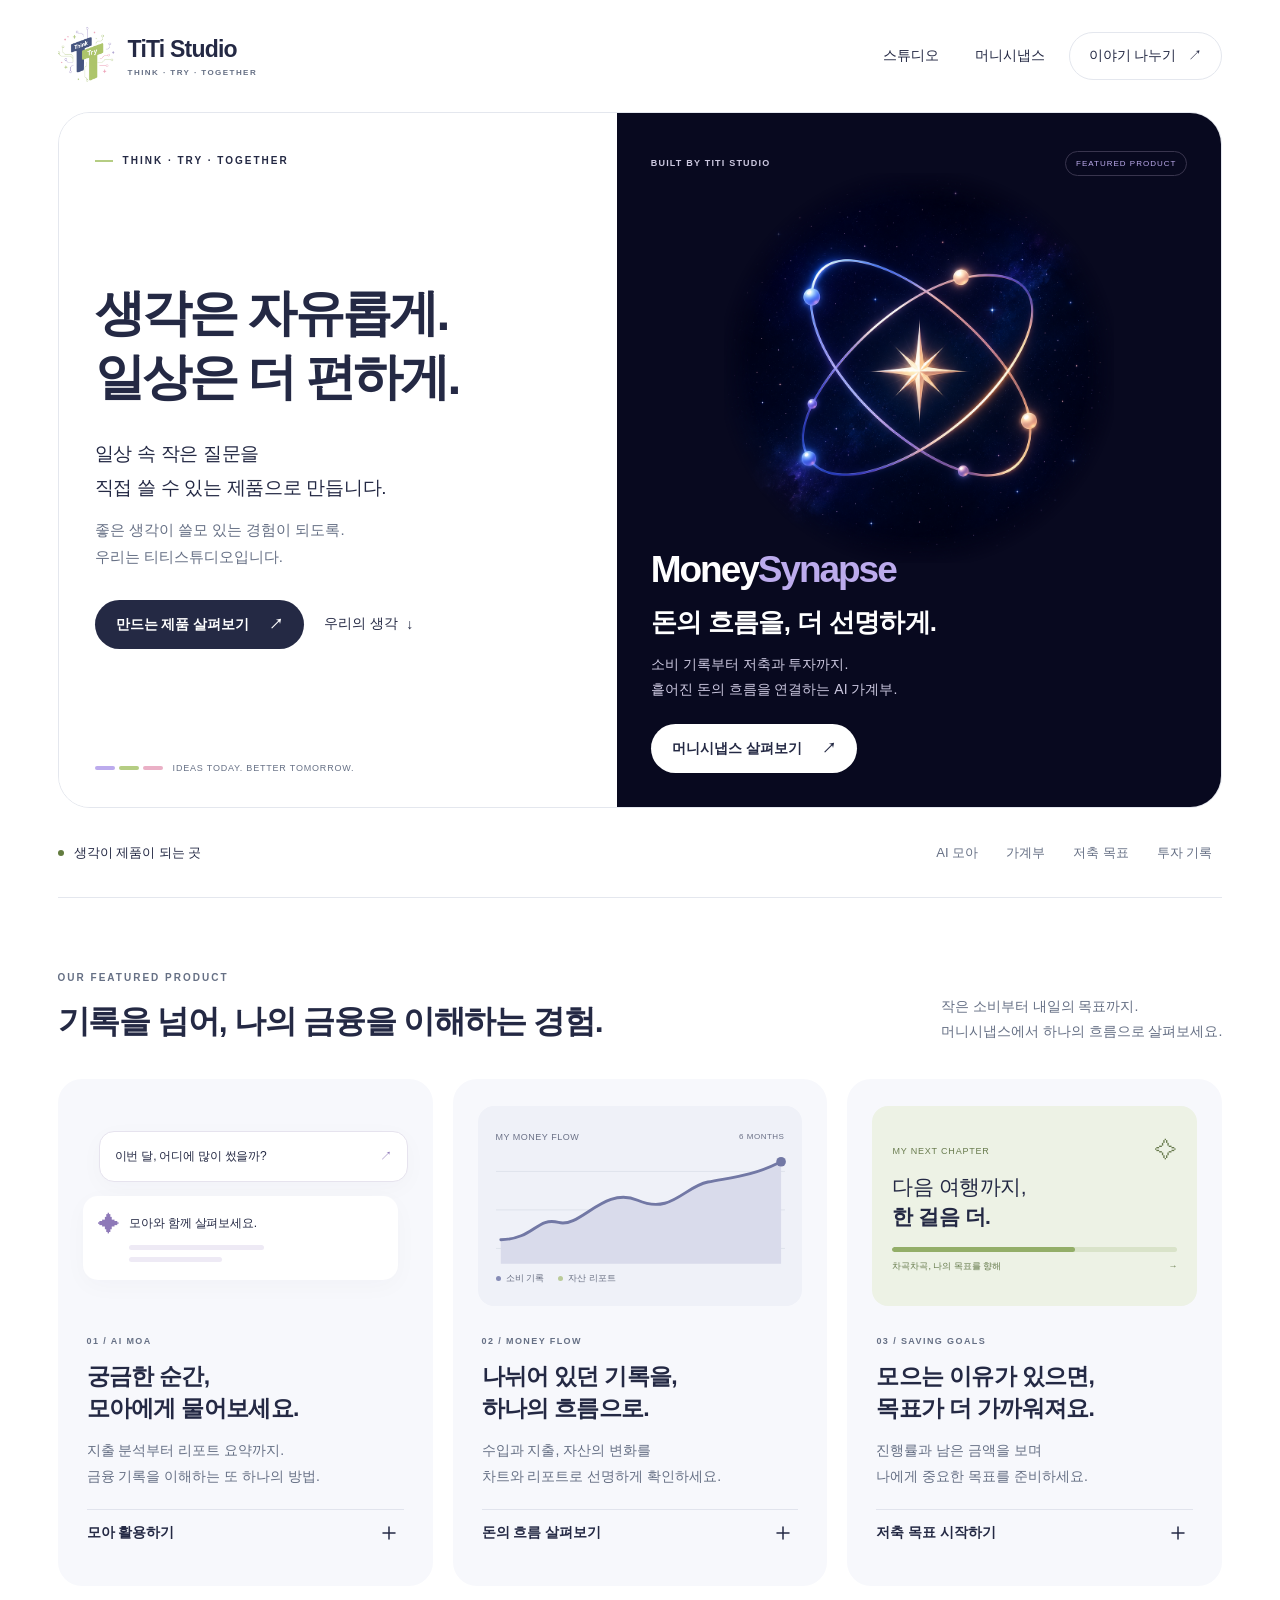
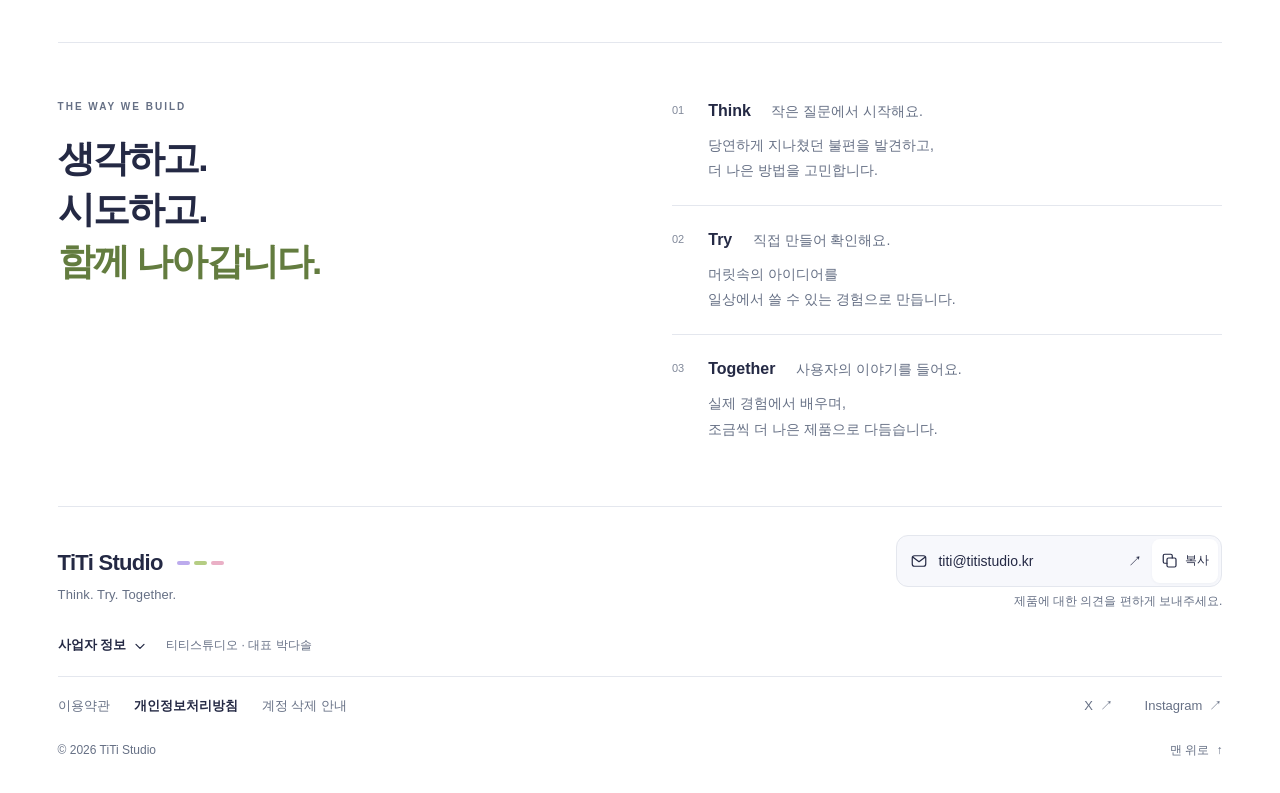
<file: index.html>
<!doctype html>
<html lang="ko">
<head>
  <meta charset="utf-8">
  <meta name="viewport" content="width=device-width, initial-scale=1">
  <title>TiTi Studio — Think · Try · Together</title>
  <meta name="description" content="일상 속 작은 질문을 직접 쓸 수 있는 제품으로 만듭니다. 티티스튜디오와 AI 가계부 머니시냅스를 만나보세요.">
  <link rel="stylesheet" href="theme.css?v=20261013-3">
  <link rel="stylesheet" href="styles.css?v=20261013-3">
  <link rel="stylesheet" href="footer.css?v=20261013-4">
  <script src="footer.js?v=20261013-4" defer></script>
  <script src="site.js?v=20261013-3" defer></script>
</head>
<body>
  <a class="skip-link" href="#home">본문으로 이동</a>
  <header class="header container">
    <a class="brand" href="#home" aria-label="티티스튜디오 처음으로">
      <span class="studio-mark"><img src="assets/titi-studio-original.png" alt="Think Try 티티스튜디오 로고"></span>
      <span>TiTi Studio<span class="brand-small">THINK · TRY · TOGETHER</span></span>
    </a>
    <button class="menu-toggle" type="button" aria-controls="primary-nav" aria-expanded="false" aria-label="메뉴 열기" hidden>
      <span class="menu-toggle__label">메뉴</span>
      <svg aria-hidden="true" viewBox="0 0 24 24"><path d="M4 8h16"/><path d="M4 16h16"/></svg>
    </button>
    <nav class="primary-nav" id="primary-nav" aria-label="주 메뉴">
      <a class="nav-studio" href="#studio">스튜디오</a>
      <a href="#product">머니시냅스</a>
      <a class="nav-pill" href="#contact">이야기 나누기 <span aria-hidden="true">↗</span></a>
    </nav>
  </header>
  <main id="home" tabindex="-1">
    <section class="hero container" aria-label="스튜디오와 대표 제품 소개">
      <div class="studio-half">
        <p class="eyebrow"><span class="small-rule" aria-hidden="true"></span>THINK · TRY · TOGETHER</p>
        <div class="studio-copy">
          <h1>생각은 자유롭게.<br>일상은 더 편하게.</h1>
          <p class="lead">일상 속 작은 질문을<br>직접 쓸 수 있는 제품으로 만듭니다.</p>
          <p class="intro-detail">좋은 생각이 쓸모 있는 경험이 되도록.<br>우리는 티티스튜디오입니다.</p>
          <div class="studio-actions">
            <a class="button button-dark" href="#product">만드는 제품 살펴보기 <span aria-hidden="true">↗</span></a>
            <a class="text-link" href="#studio">우리의 생각 <span aria-hidden="true">↓</span></a>
          </div>
        </div>
        <div class="studio-foot"><div class="color-rail" aria-hidden="true"><i></i><i></i><i></i></div><span>IDEAS TODAY. BETTER TOMORROW.</span></div>
      </div>
      <article class="product-half" aria-label="대표 제품 머니시냅스">
        <div class="product-top"><p class="eyebrow">BUILT BY TITI STUDIO</p><span class="featured-label">FEATURED PRODUCT</span></div>
        <div class="orbit-art"><img src="assets/money-synapse-original.png" alt="머니시냅스의 별빛과 두 개의 궤도 로고"></div>
        <div class="product-copy">
          <p class="product-name">Money<wbr><span>Synapse</span></p>
          <h2>돈의 흐름을, 더 선명하게.</h2>
          <p>소비 기록부터 저축과 투자까지.<br>흩어진 돈의 흐름을 연결하는 AI 가계부.</p>
          <a class="button button-white" href="#product">머니시냅스 살펴보기 <span aria-hidden="true">↗</span></a>
        </div>
      </article>
    </section>
    <div class="feature-rail container" aria-label="머니시냅스 주요 기능">
      <p><span class="status-dot" aria-hidden="true"></span>생각이 제품이 되는 곳</p>
      <nav class="feature-shortcuts" aria-label="기능 바로가기"><a href="#feature-moa">AI 모아</a><a href="#feature-flow">가계부</a><a href="#feature-goals">저축 목표</a><a href="#feature-flow">투자 기록</a></nav>
    </div>
    <section class="product-section container" id="product" tabindex="-1" aria-label="머니시냅스 기능 소개">
      <div class="section-heading">
        <div><p class="eyebrow">OUR FEATURED PRODUCT</p><h2>기록을 넘어,<br class="mobile-only"> 나의 금융을 이해하는 경험.</h2></div>
        <p>작은 소비부터 내일의 목표까지.<br>머니시냅스에서 하나의 흐름으로 살펴보세요.</p>
      </div>
      <div class="feature-grid">
        <article class="feature-card moa-card" id="feature-moa" tabindex="-1" aria-labelledby="feature-moa-title">
          <div class="feature-visual" aria-hidden="true"><div class="chat-bubble question">이번 달, 어디에 많이 썼을까?<span>↗</span></div><div class="chat-bubble response"><span class="moa-symbol">✦</span><div><b>모아와 함께 살펴보세요.</b><div class="answer-lines"><i></i><i></i></div></div></div></div>
          <div class="feature-caption"><span class="feature-index">01 / AI MOA</span><h3 id="feature-moa-title">궁금한 순간,<br>모아에게 물어보세요.</h3><p>지출 분석부터 리포트 요약까지.<br>금융 기록을 이해하는 또 하나의 방법.</p>
            <details class="feature-detail">
              <summary><span>모아 활용하기</span><svg aria-hidden="true" viewBox="0 0 20 20"><path d="M10 4v12M4 10h12"/></svg></summary>
              <p>지출이 궁금할 때, 리포트를 빠르게 읽고 싶을 때. 모아의 분석과 요약으로 내 금융 기록을 더 쉽게 이해해 보세요.</p>
            </details>
          </div>
        </article>
        <article class="feature-card flow-card" id="feature-flow" tabindex="-1" aria-labelledby="feature-flow-title">
          <div class="feature-visual" aria-hidden="true"><div class="chart-title">MY MONEY FLOW<span>6 MONTHS</span></div><svg viewBox="0 0 300 116" role="presentation"><path class="chart-grid" d="M0 20H300M0 60H300M0 100H300"/><path class="area" d="M5 91C40 90 42 67 65 73S112 35 147 50S195 36 220 31S266 25 296 10V116H5Z"/><path class="chart-line" d="M5 91C40 90 42 67 65 73S112 35 147 50S195 36 220 31S266 25 296 10"/><circle cx="296" cy="10" r="5"/></svg><div class="chart-key"><span>소비 기록</span><span>자산 리포트</span></div></div>
          <div class="feature-caption"><span class="feature-index">02 / MONEY FLOW</span><h3 id="feature-flow-title">나뉘어 있던 기록을,<br>하나의 흐름으로.</h3><p>수입과 지출, 자산의 변화를<br>차트와 리포트로 선명하게 확인하세요.</p>
            <details class="feature-detail">
              <summary><span>돈의 흐름 살펴보기</span><svg aria-hidden="true" viewBox="0 0 20 20"><path d="M10 4v12M4 10h12"/></svg></summary>
              <p>수입·지출과 자산의 변화를 함께 살펴보세요. 차트와 리포트를 통해 나뉘어 있던 기록을 하나의 흐름으로 이해할 수 있어요.</p>
            </details>
          </div>
        </article>
        <article class="feature-card goal-card" id="feature-goals" tabindex="-1" aria-labelledby="feature-goals-title">
          <div class="feature-visual" aria-hidden="true"><div class="goal-top"><span>MY NEXT CHAPTER</span><span>✧</span></div><div class="goal-word">다음 여행까지,<br><strong>한 걸음 더.</strong></div><div class="goal-track"><i></i></div><div class="goal-label">차곡차곡, 나의 목표를 향해<span>→</span></div></div>
          <div class="feature-caption"><span class="feature-index">03 / SAVING GOALS</span><h3 id="feature-goals-title">모으는 이유가 있으면,<br>목표가 더 가까워져요.</h3><p>진행률과 남은 금액을 보며<br>나에게 중요한 목표를 준비하세요.</p>
            <details class="feature-detail">
              <summary><span>저축 목표 시작하기</span><svg aria-hidden="true" viewBox="0 0 20 20"><path d="M10 4v12M4 10h12"/></svg></summary>
              <p>여행처럼 모으고 싶은 목표를 정해 보세요. 목표 금액, 현재 모은 금액, 남은 금액을 보며 차근차근 준비할 수 있어요.</p>
            </details>
          </div>
        </article>
      </div>
    </section>
    <section class="studio-section container" id="studio" tabindex="-1" aria-label="스튜디오 소개">
      <div class="studio-heading"><p class="eyebrow">THE WAY WE BUILD</p><h2>생각하고.<br>시도하고.<br><span>함께 나아갑니다.</span></h2></div>
      <div class="principles"><article><span>01</span><div><h3>Think <em>작은 질문에서 시작해요.</em></h3><p>당연하게 지나쳤던 불편을 발견하고,<br>더 나은 방법을 고민합니다.</p></div></article><article><span>02</span><div><h3>Try <em>직접 만들어 확인해요.</em></h3><p>머릿속의 아이디어를<br>일상에서 쓸 수 있는 경험으로 만듭니다.</p></div></article><article><span>03</span><div><h3>Together <em>사용자의 이야기를 들어요.</em></h3><p>실제 경험에서 배우며,<br>조금씩 더 나은 제품으로 다듬습니다.</p></div></article></div>
    </section>
  </main>
  <footer class="titi-footer" id="contact" tabindex="-1" aria-label="회사 정보 및 문의">
    <div class="titi-footer__main">
      <div class="titi-footer__identity">
        <a class="titi-footer__brand" href="#home">TiTi Studio<span class="titi-footer__colors" aria-hidden="true"><i></i><i></i><i></i></span></a>
        <p class="titi-footer__tagline">Think. Try. Together.</p>
      </div>
      <div class="titi-footer__contact">
        <div class="titi-footer__email-group">
          <a class="titi-footer__email" href="mailto:titi@titistudio.kr" aria-label="티티스튜디오에 이메일 문의">
            <svg aria-hidden="true" viewBox="0 0 24 24"><rect x="3" y="5" width="18" height="14" rx="3"/><path d="m4 7 8 6 8-6"/></svg>
            <span>titi@titistudio.kr</span><span aria-hidden="true">↗</span>
          </a>
          <button class="titi-footer__copy" type="button" aria-label="이메일 주소 복사" aria-describedby="footer-copy-status" hidden>
            <svg class="titi-footer__copy-icon" aria-hidden="true" viewBox="0 0 24 24"><rect x="8" y="8" width="12" height="12" rx="2"/><path d="M15 8V5a2 2 0 0 0-2-2H5a2 2 0 0 0-2 2v8a2 2 0 0 0 2 2h3"/></svg>
            <svg class="titi-footer__check-icon" aria-hidden="true" viewBox="0 0 24 24"><path d="m5 12 4 4L19 6"/></svg>
            <span>복사</span>
          </button>
        </div>
        <p class="titi-footer__status" id="footer-copy-status" role="status" aria-live="polite" aria-atomic="true">제품에 대한 의견을 편하게 보내주세요.</p>
      </div>
    </div>
    <details class="titi-footer__business">
      <summary><span class="titi-footer__summary-label">사업자 정보<svg aria-hidden="true" viewBox="0 0 20 20"><path d="m5 8 5 5 5-5"/></svg></span><span class="titi-footer__summary-note">티티스튜디오 · 대표 박다솔</span></summary>
      <dl class="titi-footer__business-grid">
        <div><dt>상호</dt><dd>티티스튜디오</dd></div>
        <div><dt>대표</dt><dd>박다솔</dd></div>
        <div><dt>사업자등록번호</dt><dd>116-08-87972</dd></div>
        <div><dt>통신판매업 신고번호</dt><dd>2026-경기평택-0719</dd></div>
        <div><dt>주소</dt><dd>경기도 평택시 팽성읍 부용로31번길 24</dd></div>
        <div><dt>고객지원</dt><dd><a href="tel:+821081651081">010-8165-1081</a></dd></div>
      </dl>
    </details>
    <div class="titi-footer__bottom">
      <nav class="titi-footer__policies" aria-label="이용 정책">
        <a href="terms/ko.html">이용약관</a>
        <a class="titi-footer__privacy" href="privacy/ko.html">개인정보처리방침</a>
        <a href="delete-account/ko.html">계정 삭제 안내</a>
      </nav>
      <nav class="titi-footer__social" aria-label="소셜 미디어">
        <a href="https://x.com/thinktry_studio" target="_blank" rel="noopener noreferrer">X <span aria-hidden="true">↗</span></a>
        <a href="https://www.instagram.com/thinktry_studio" target="_blank" rel="noopener noreferrer">Instagram <span aria-hidden="true">↗</span></a>
      </nav>
      <p class="titi-footer__copyright">© 2026 TiTi Studio</p>
      <a class="titi-footer__top" href="#home">맨 위로 <span aria-hidden="true">↑</span></a>
    </div>
  </footer>
</body>
</html>
</file>
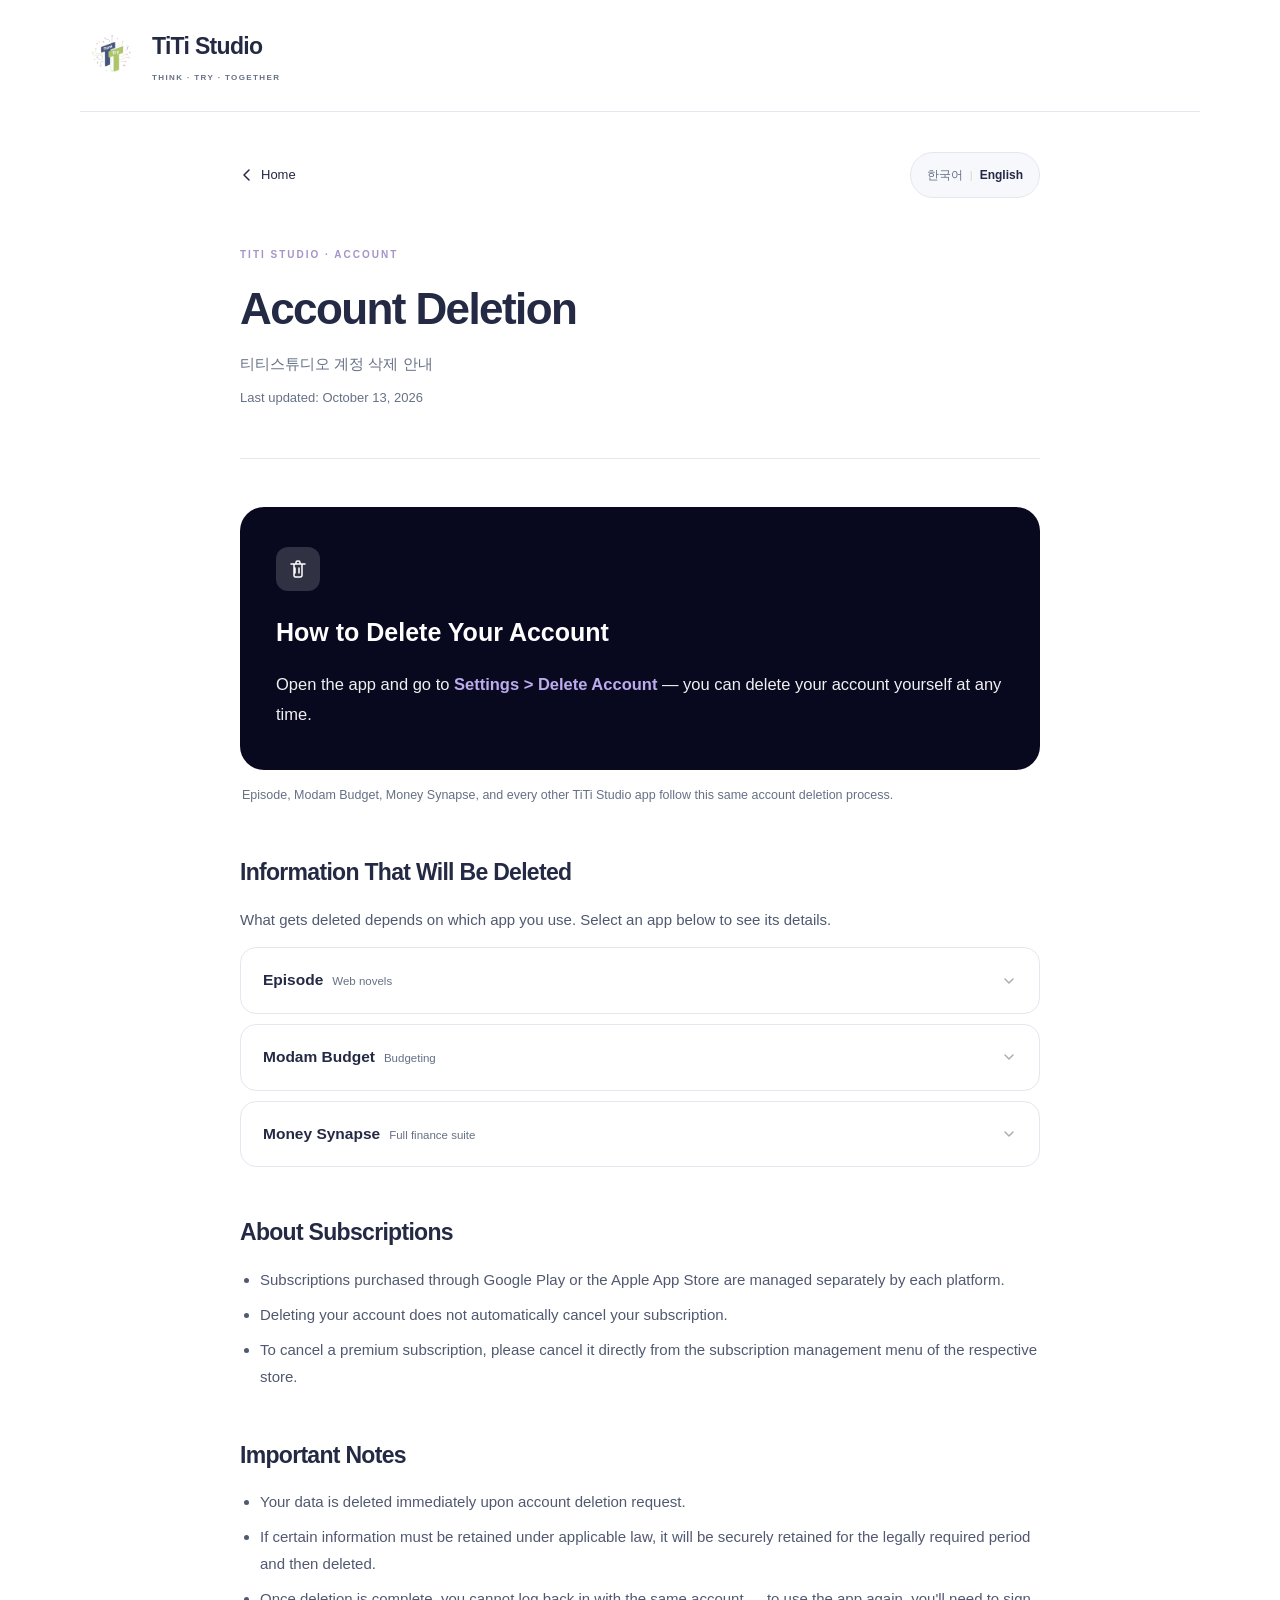
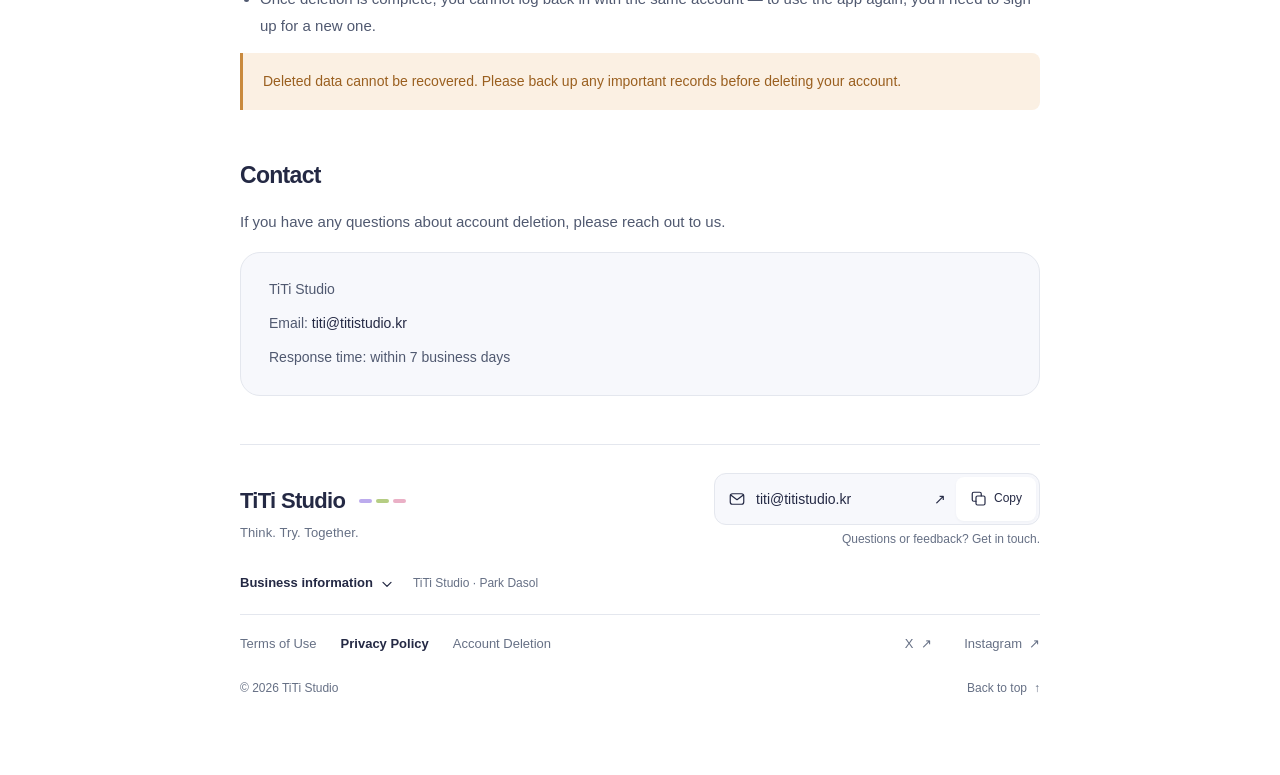
<file: delete-account/index.html>
<!DOCTYPE html>
<html lang="en">
<head>
  <meta charset="utf-8">
  <meta name="viewport" content="width=device-width, initial-scale=1">
  <title>Account Deletion — TiTi Studio</title>
  <script>
    (function () {
      var lang = (navigator.language || navigator.userLanguage || 'en').toLowerCase();
      window.location.replace(lang.startsWith('ko') ? 'ko.html' : 'en.html');
    })();
  </script>
  <style>
    body { margin: 0; background: #FEFCF8; font-family: -apple-system, sans-serif; display: flex; align-items: center; justify-content: center; min-height: 100vh; }
    .box { text-align: center; padding: 40px; }
    a { color: #3F5576; font-size: 15px; text-decoration: none; margin: 0 12px; }
    a:hover { text-decoration: underline; }
    p { color: #ADADAD; font-size: 13px; margin-bottom: 20px; }
  </style>
</head>
<body>
  <noscript>
    <div class="box">
      <p>Please select your language:</p>
      <a href="ko.html">한국어</a>
      <a href="en.html">English</a>
    </div>
  </noscript>
</body>
</html>
</file>
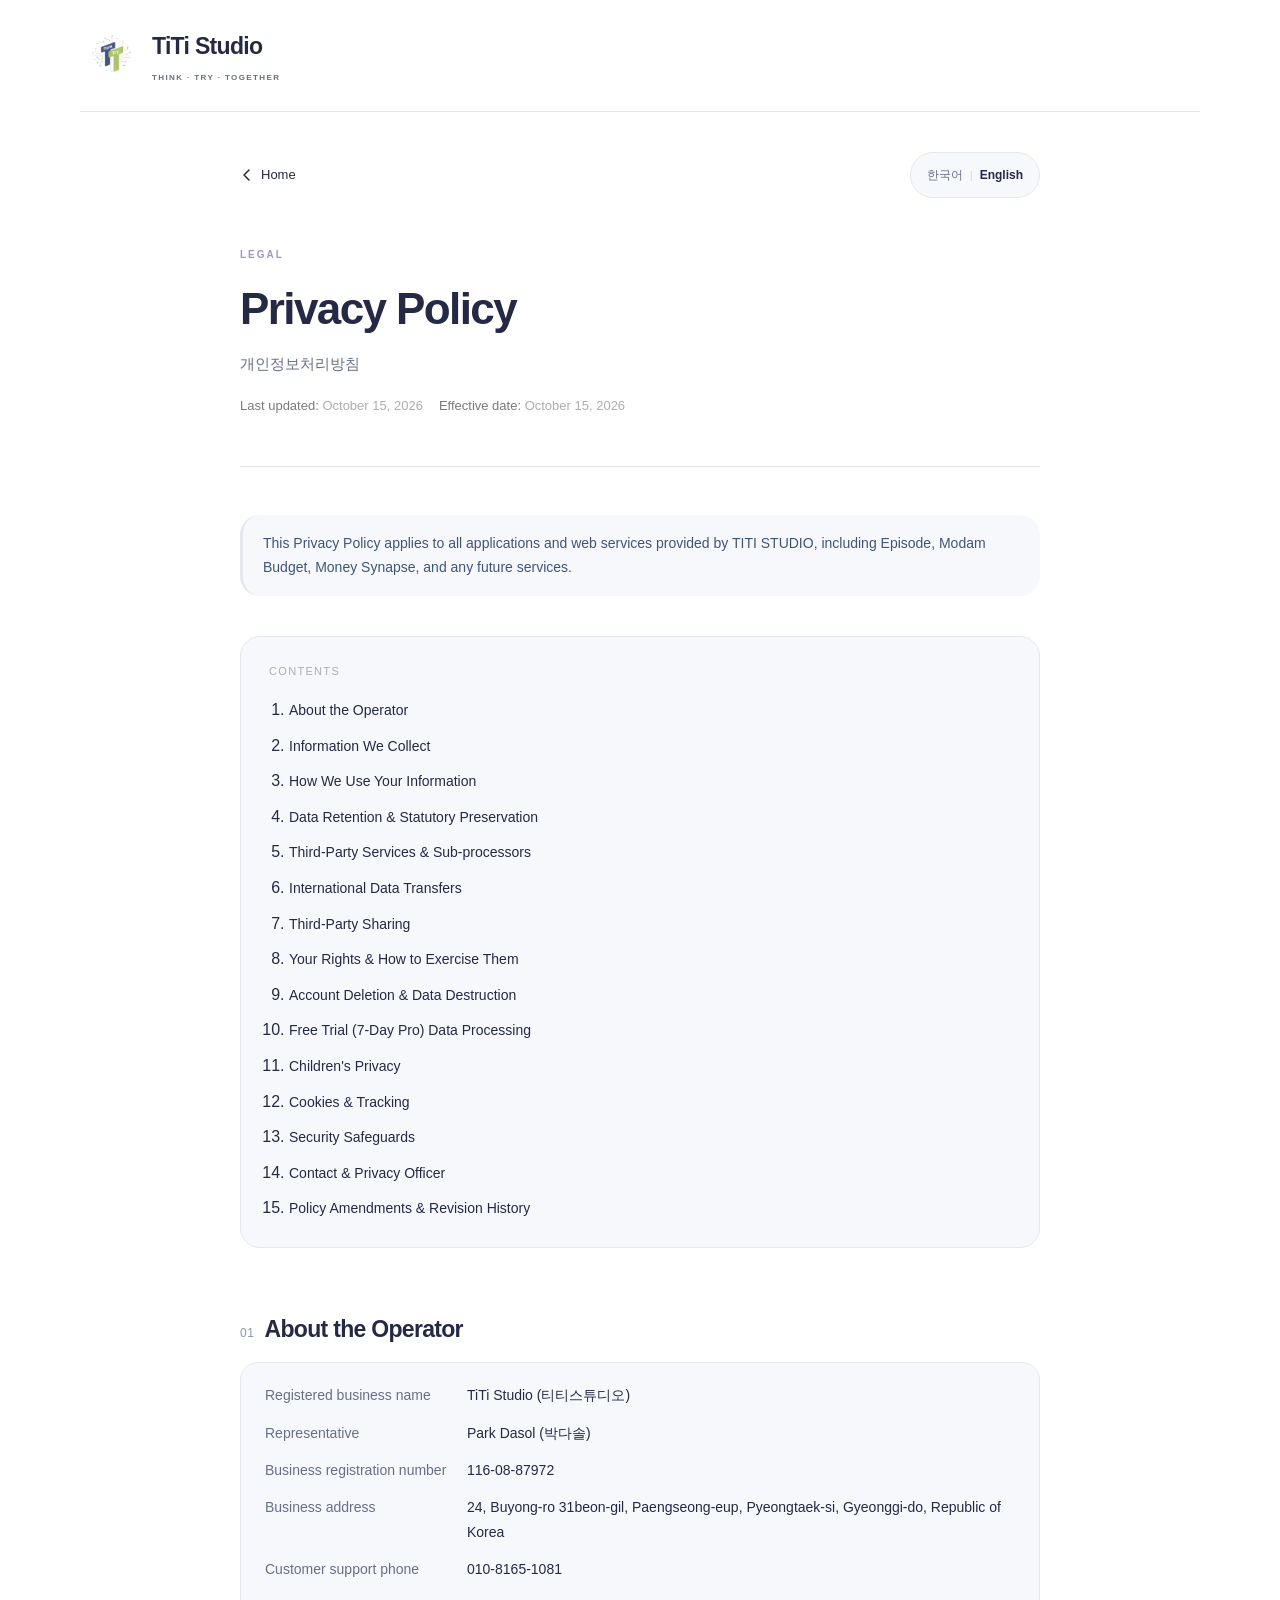
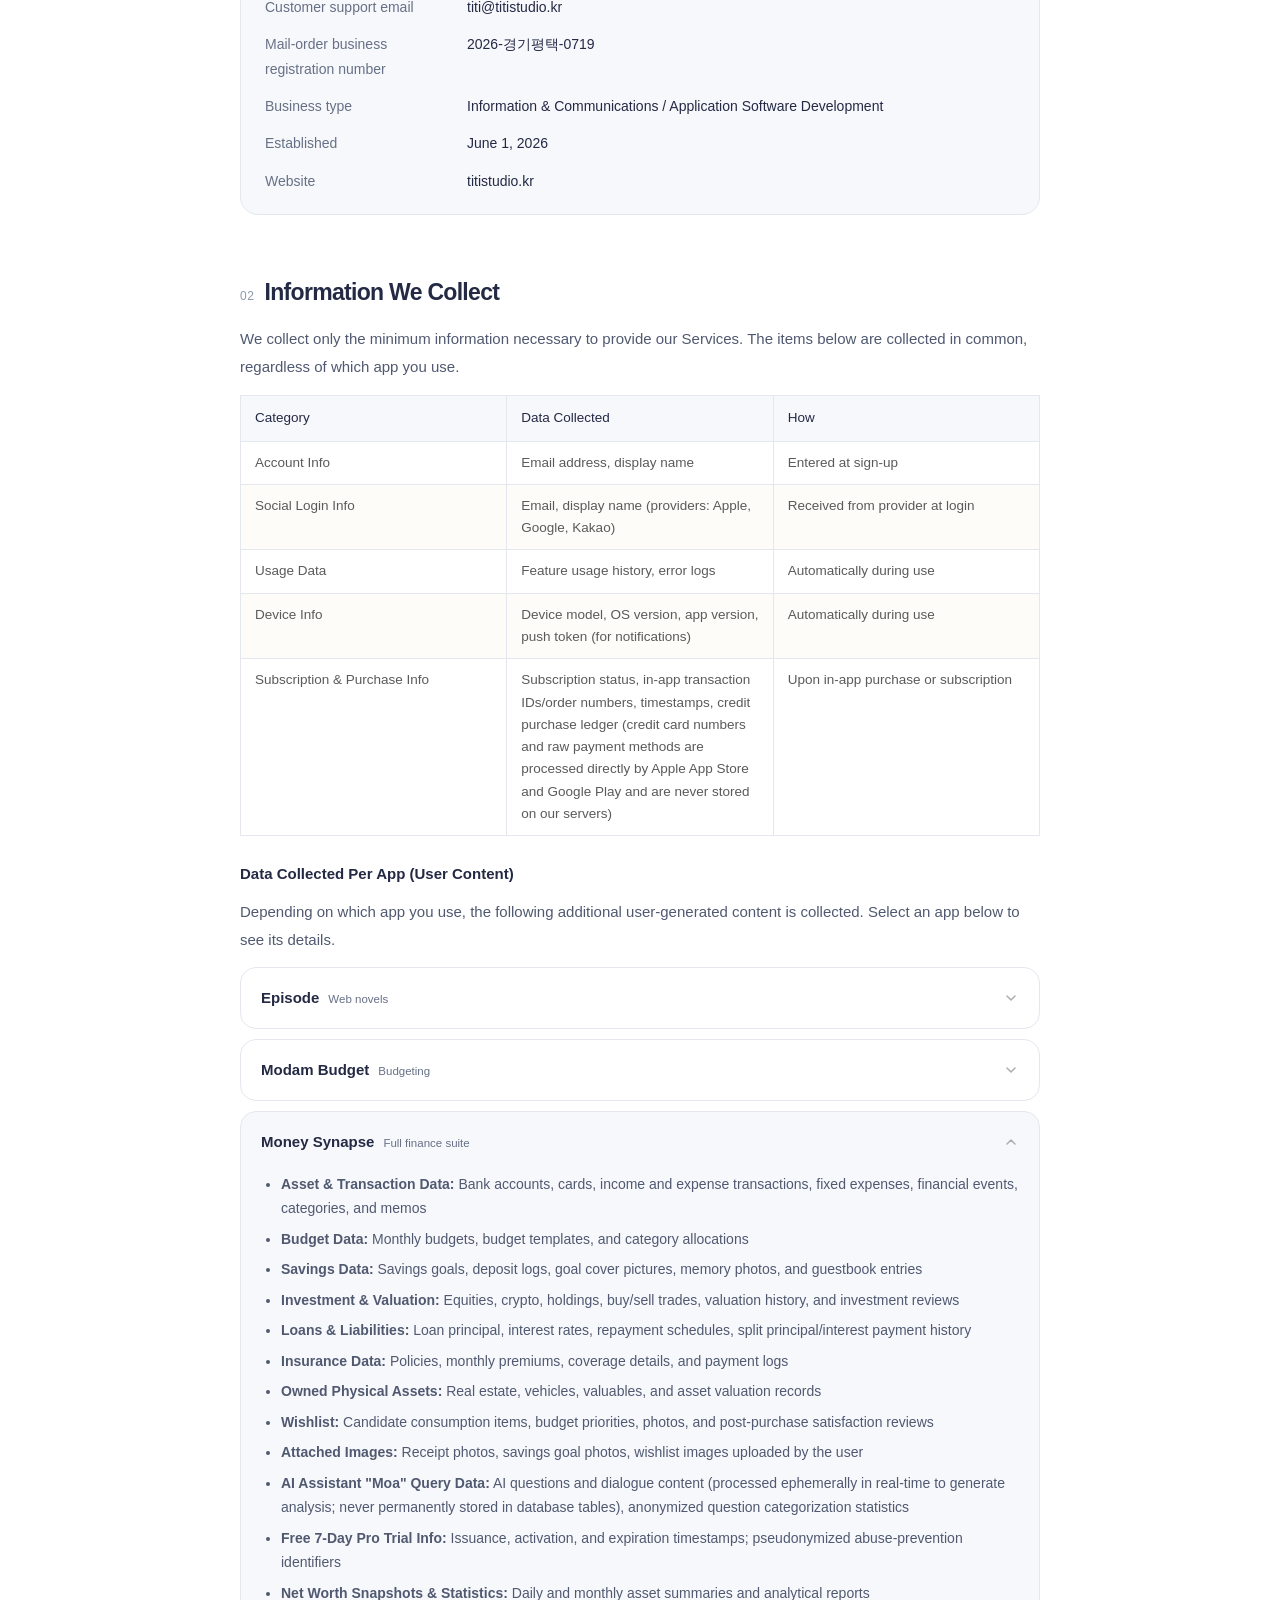
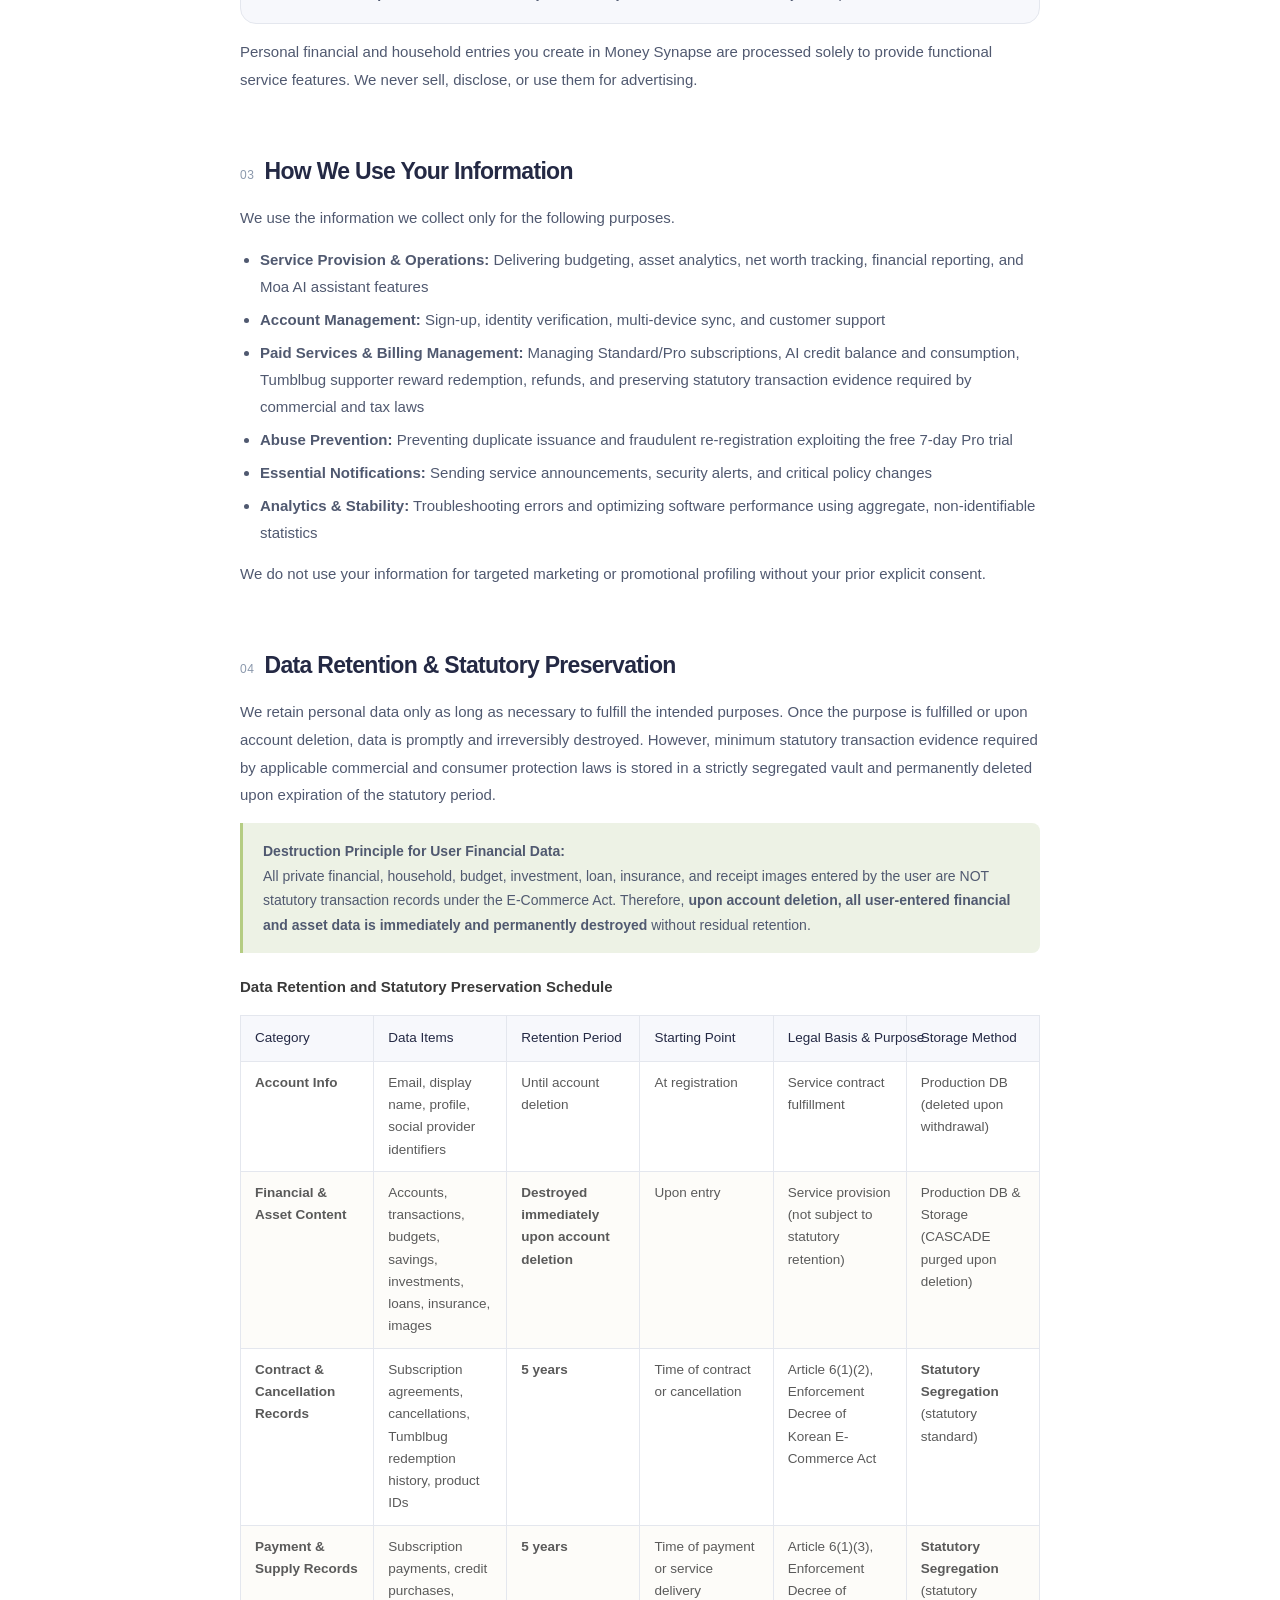
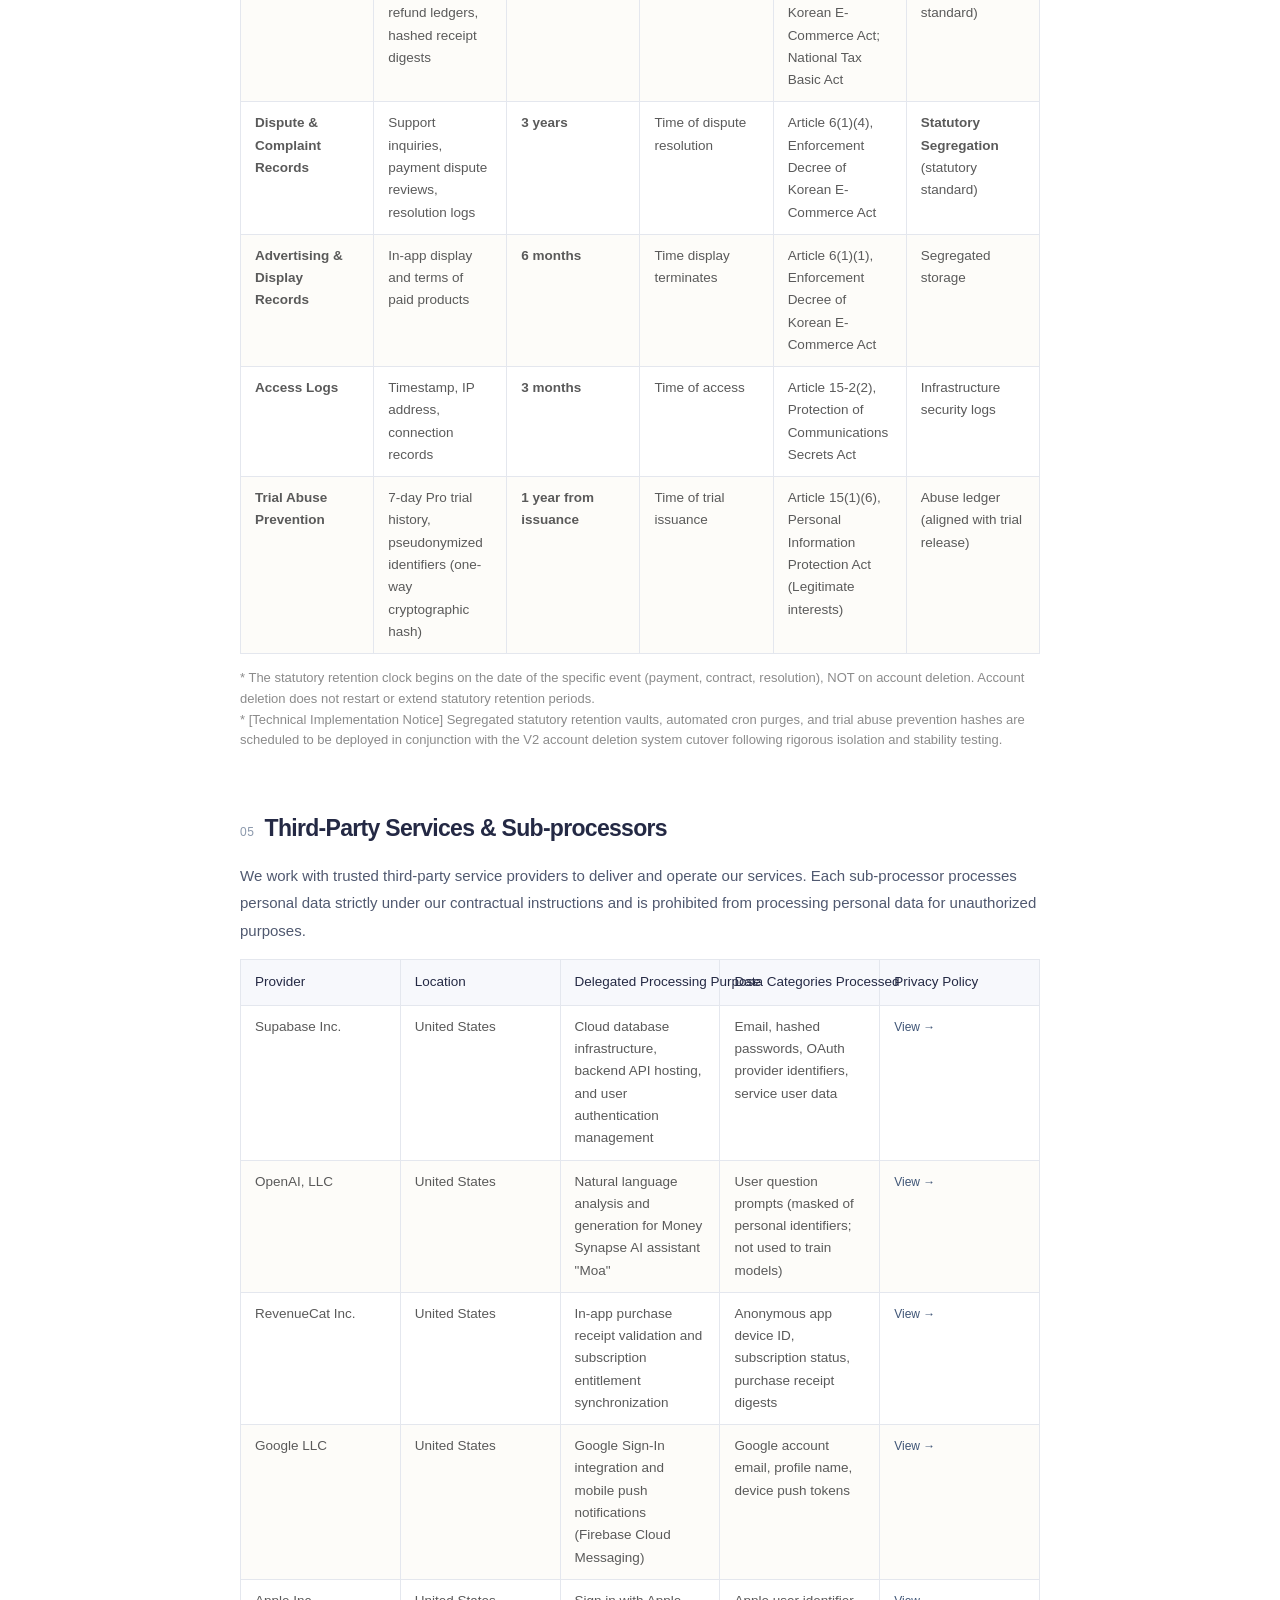
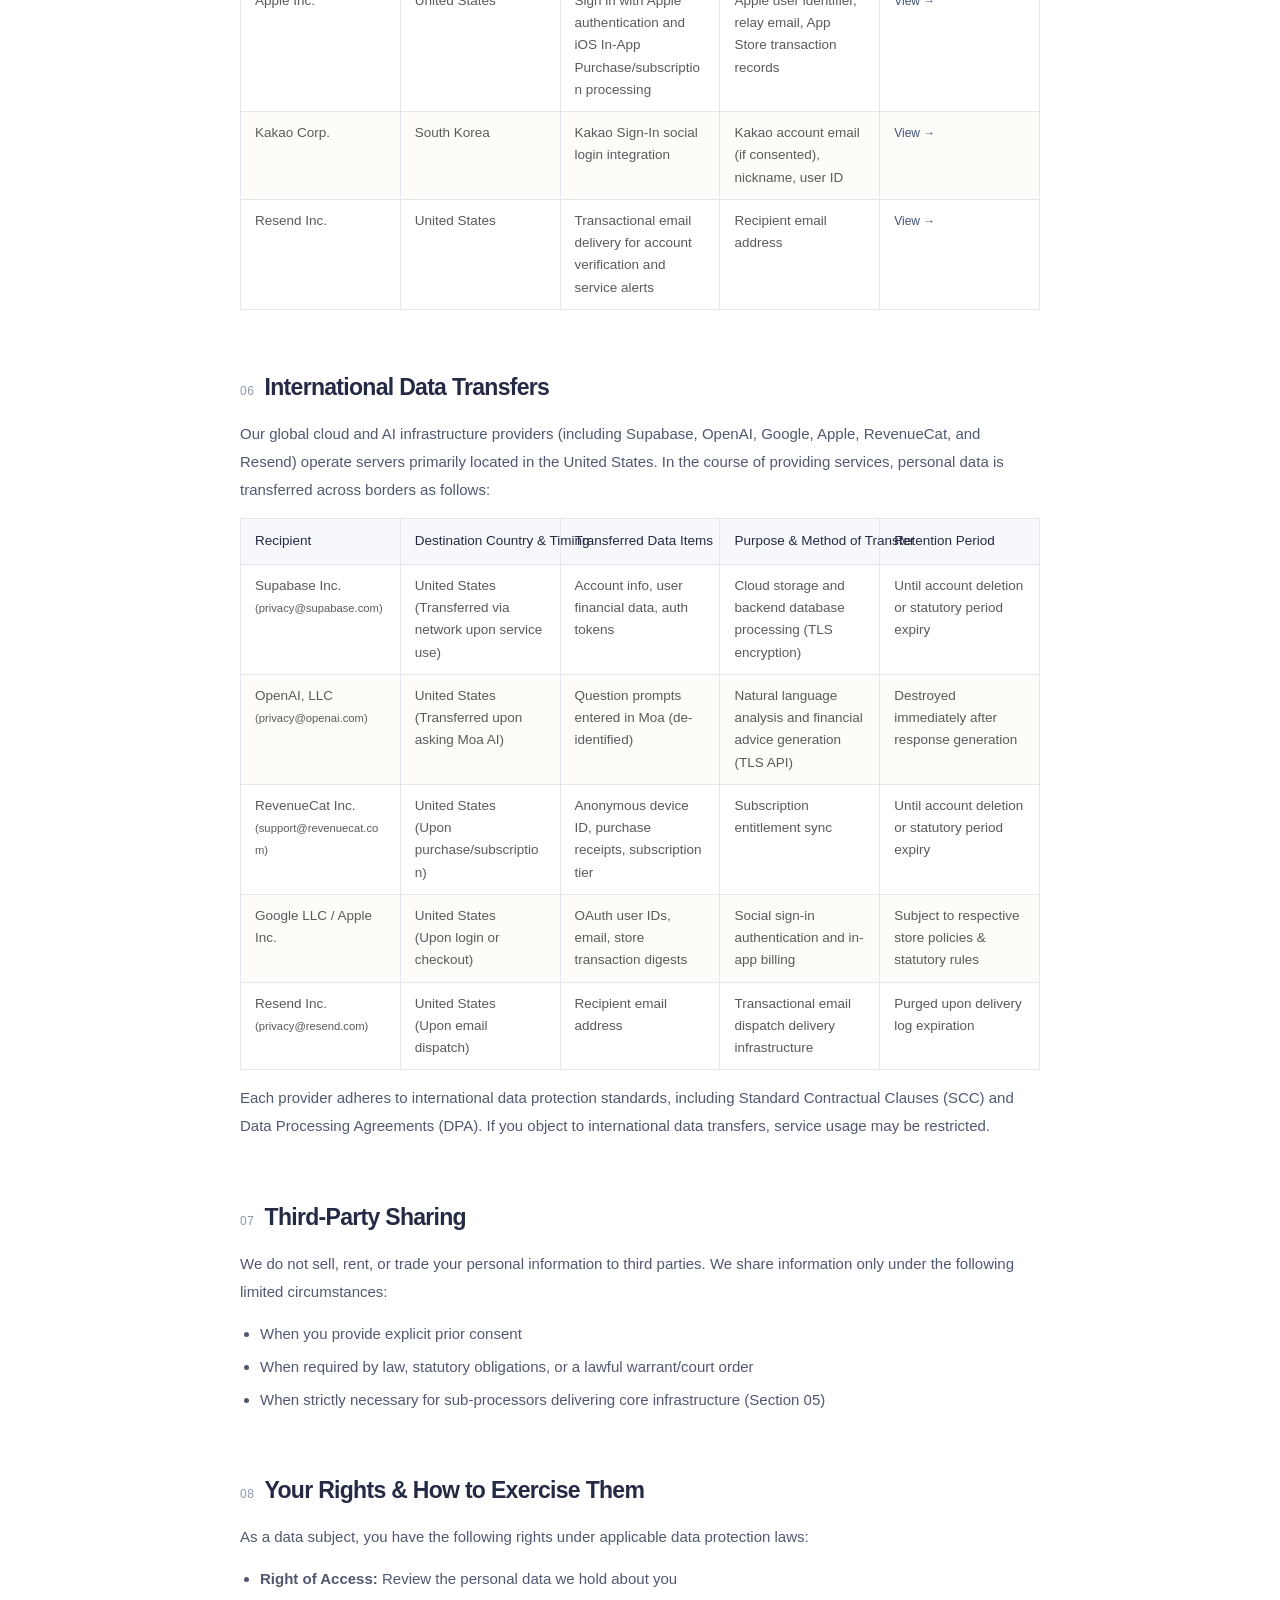
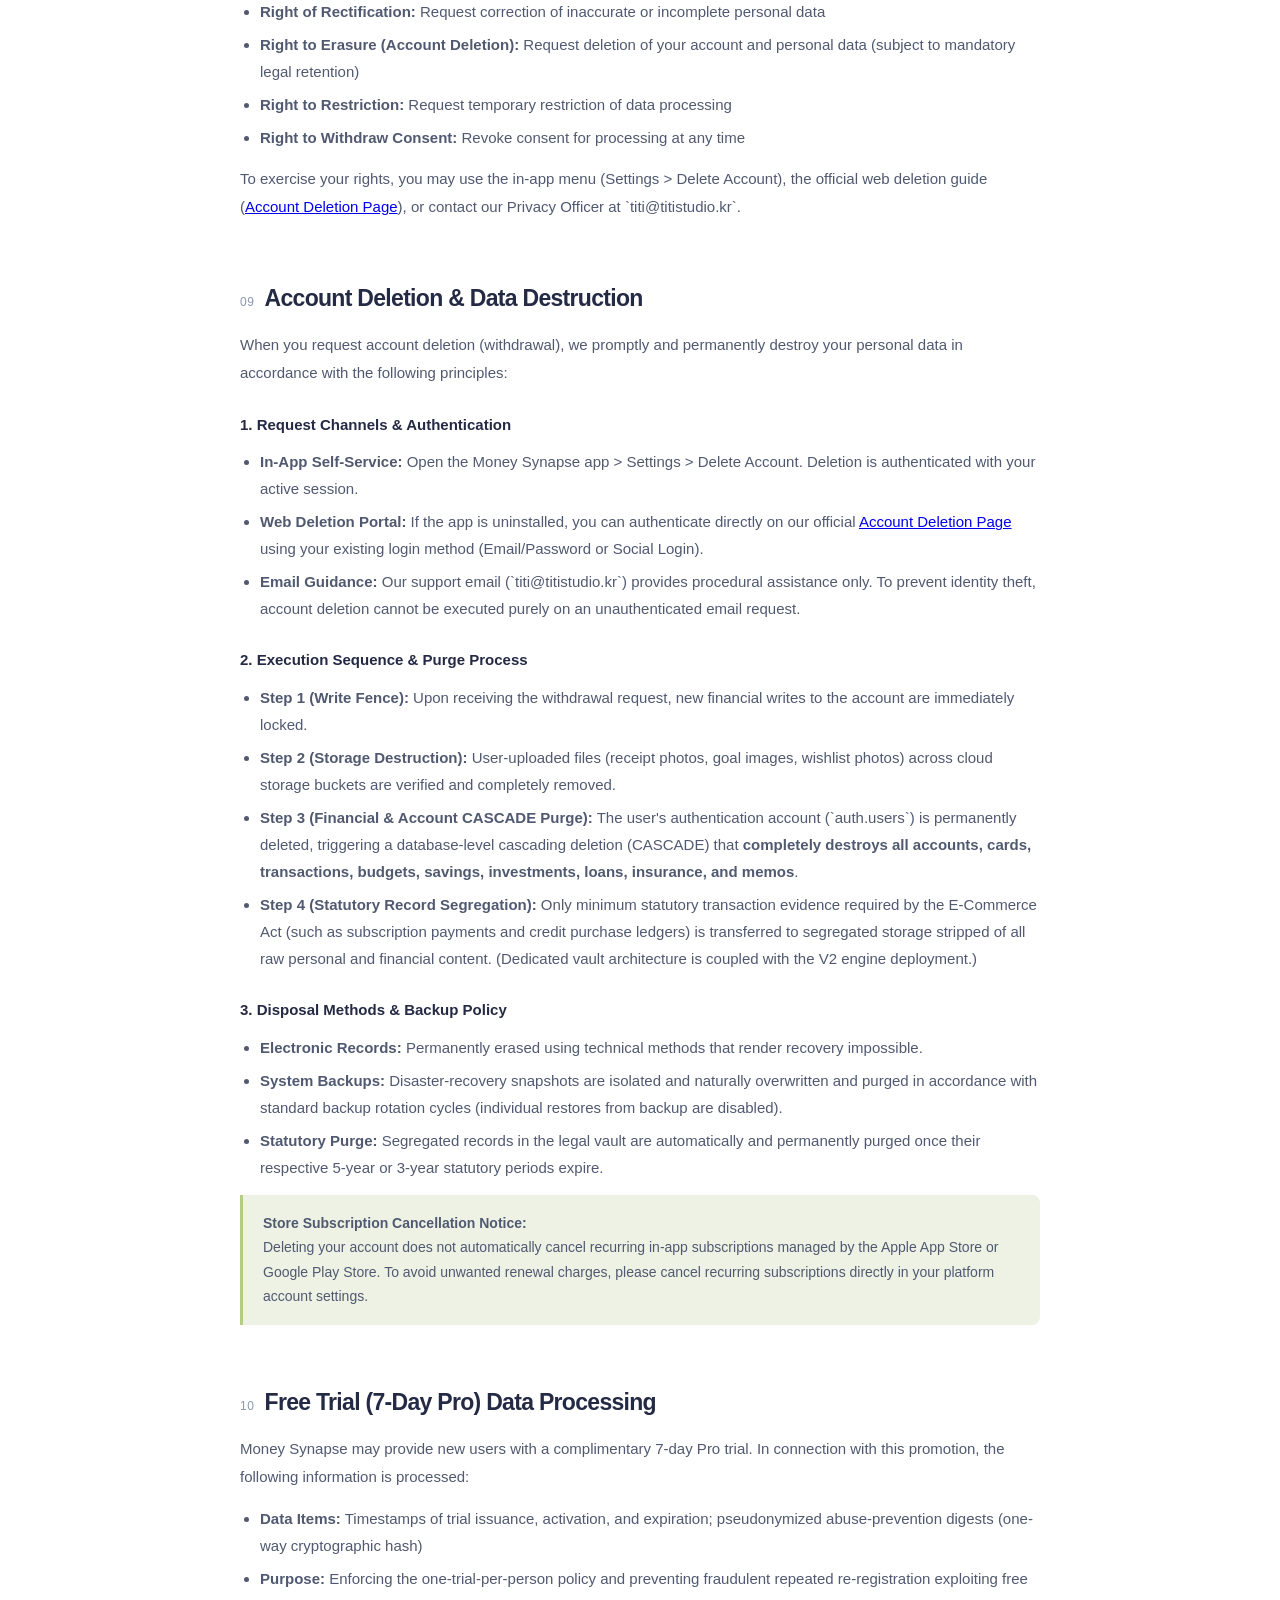
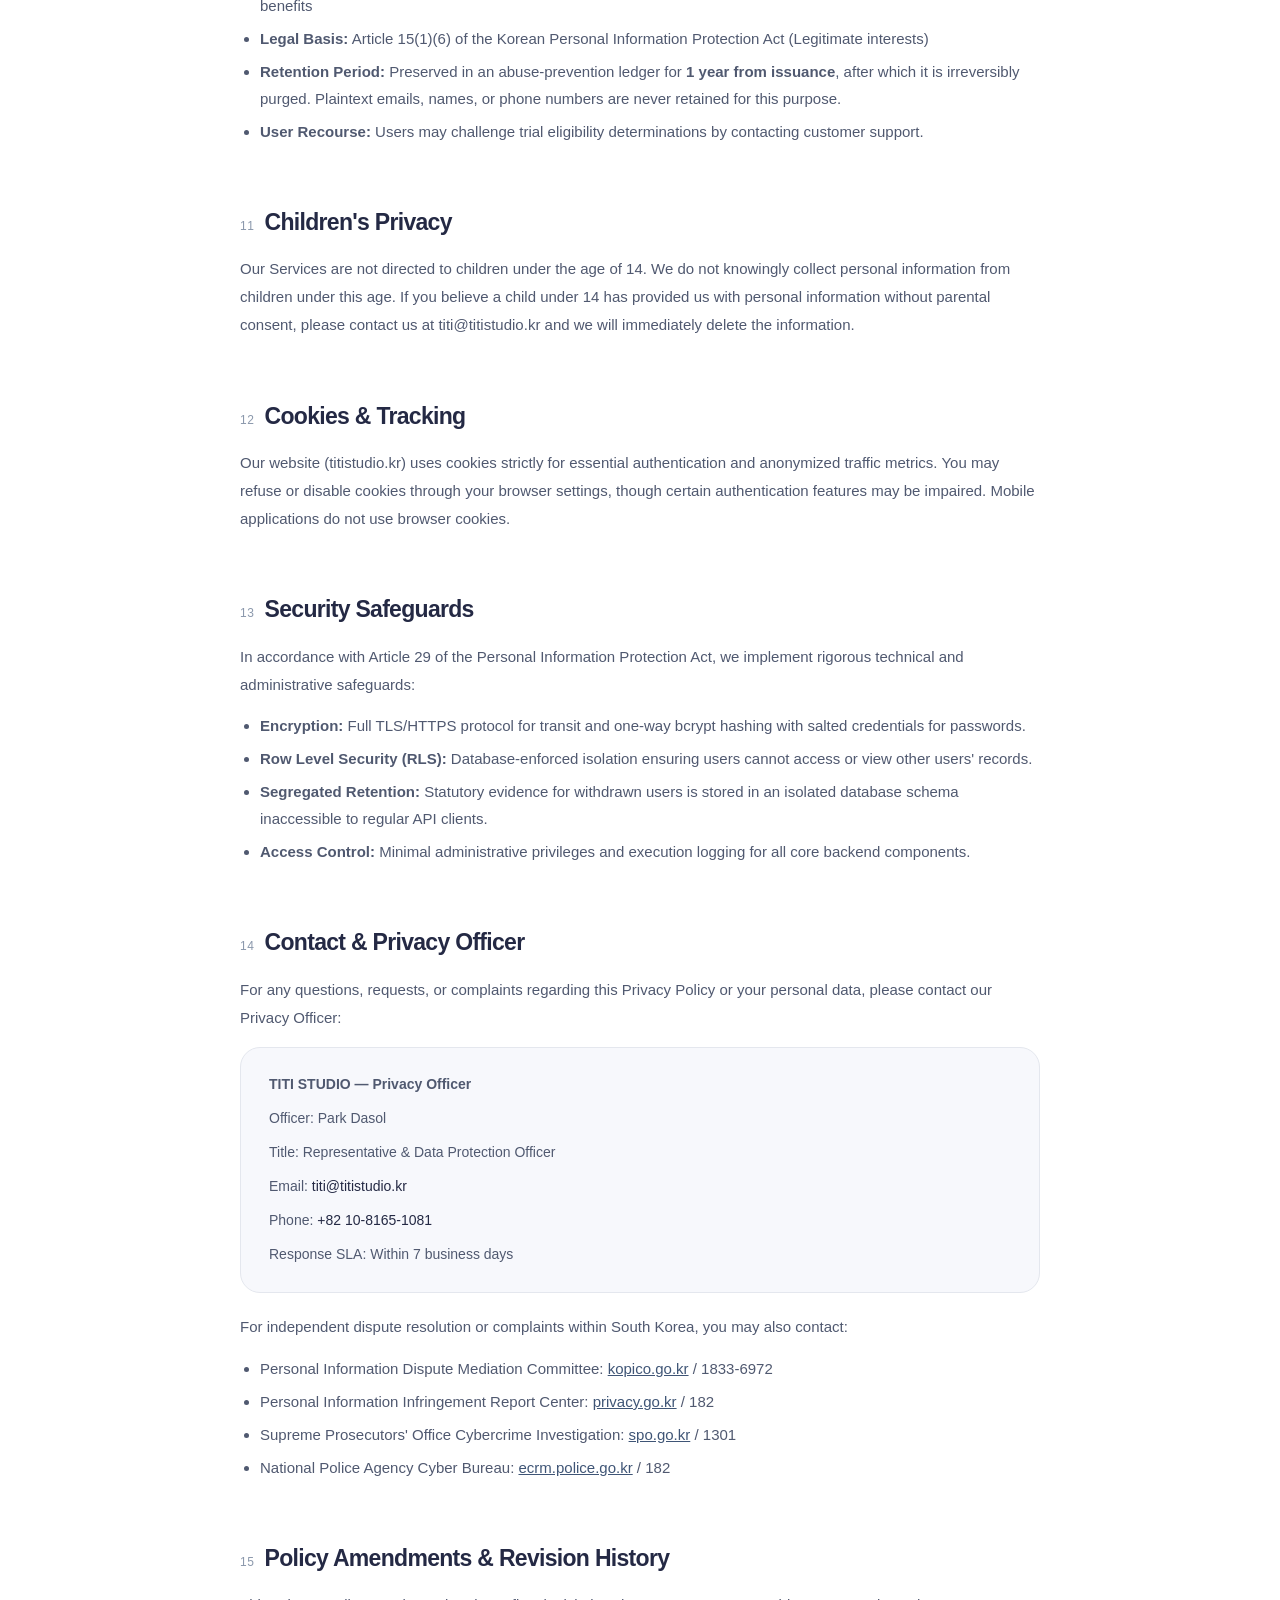
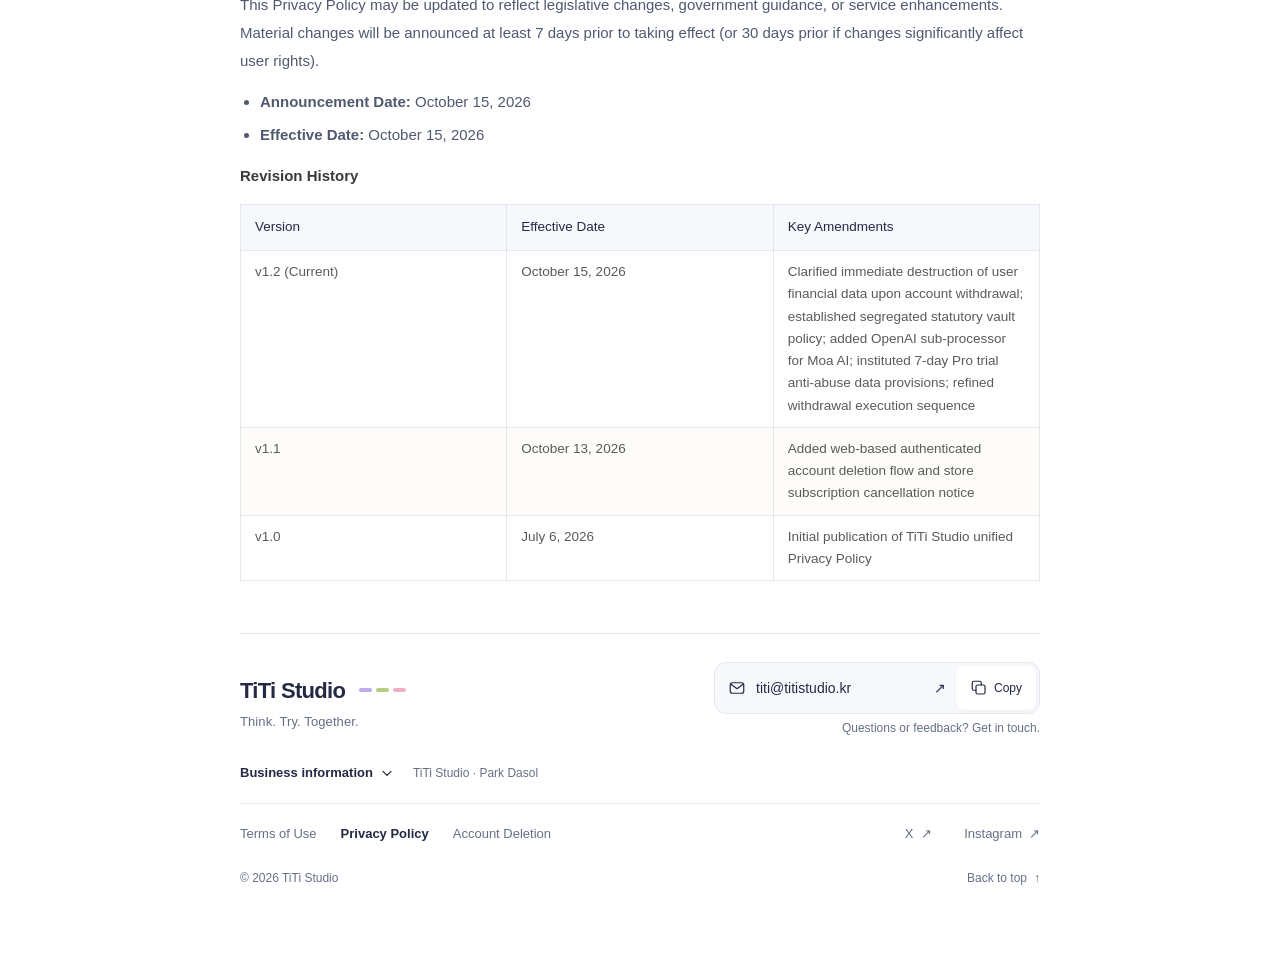
<file: privacy/index.html>
<!DOCTYPE html>
<html lang="en">
<head>
  <meta charset="utf-8">
  <meta name="viewport" content="width=device-width, initial-scale=1">
  <title>Privacy Policy — TiTi Studio</title>
  <script>
    (function () {
      var lang = (navigator.language || navigator.userLanguage || 'en').toLowerCase();
      window.location.replace(lang.startsWith('ko') ? 'ko.html' : 'en.html');
    })();
  </script>
  <style>
    body { margin: 0; background: #FEFCF8; font-family: -apple-system, sans-serif; display: flex; align-items: center; justify-content: center; min-height: 100vh; }
    .box { text-align: center; padding: 40px; }
    a { color: #3F5576; font-size: 15px; text-decoration: none; margin: 0 12px; }
    a:hover { text-decoration: underline; }
    p { color: #ADADAD; font-size: 13px; margin-bottom: 20px; }
  </style>
</head>
<body>
  <noscript>
    <div class="box">
      <p>Please select your language:</p>
      <a href="ko.html">한국어</a>
      <a href="en.html">English</a>
    </div>
  </noscript>
</body>
</html>
</file>
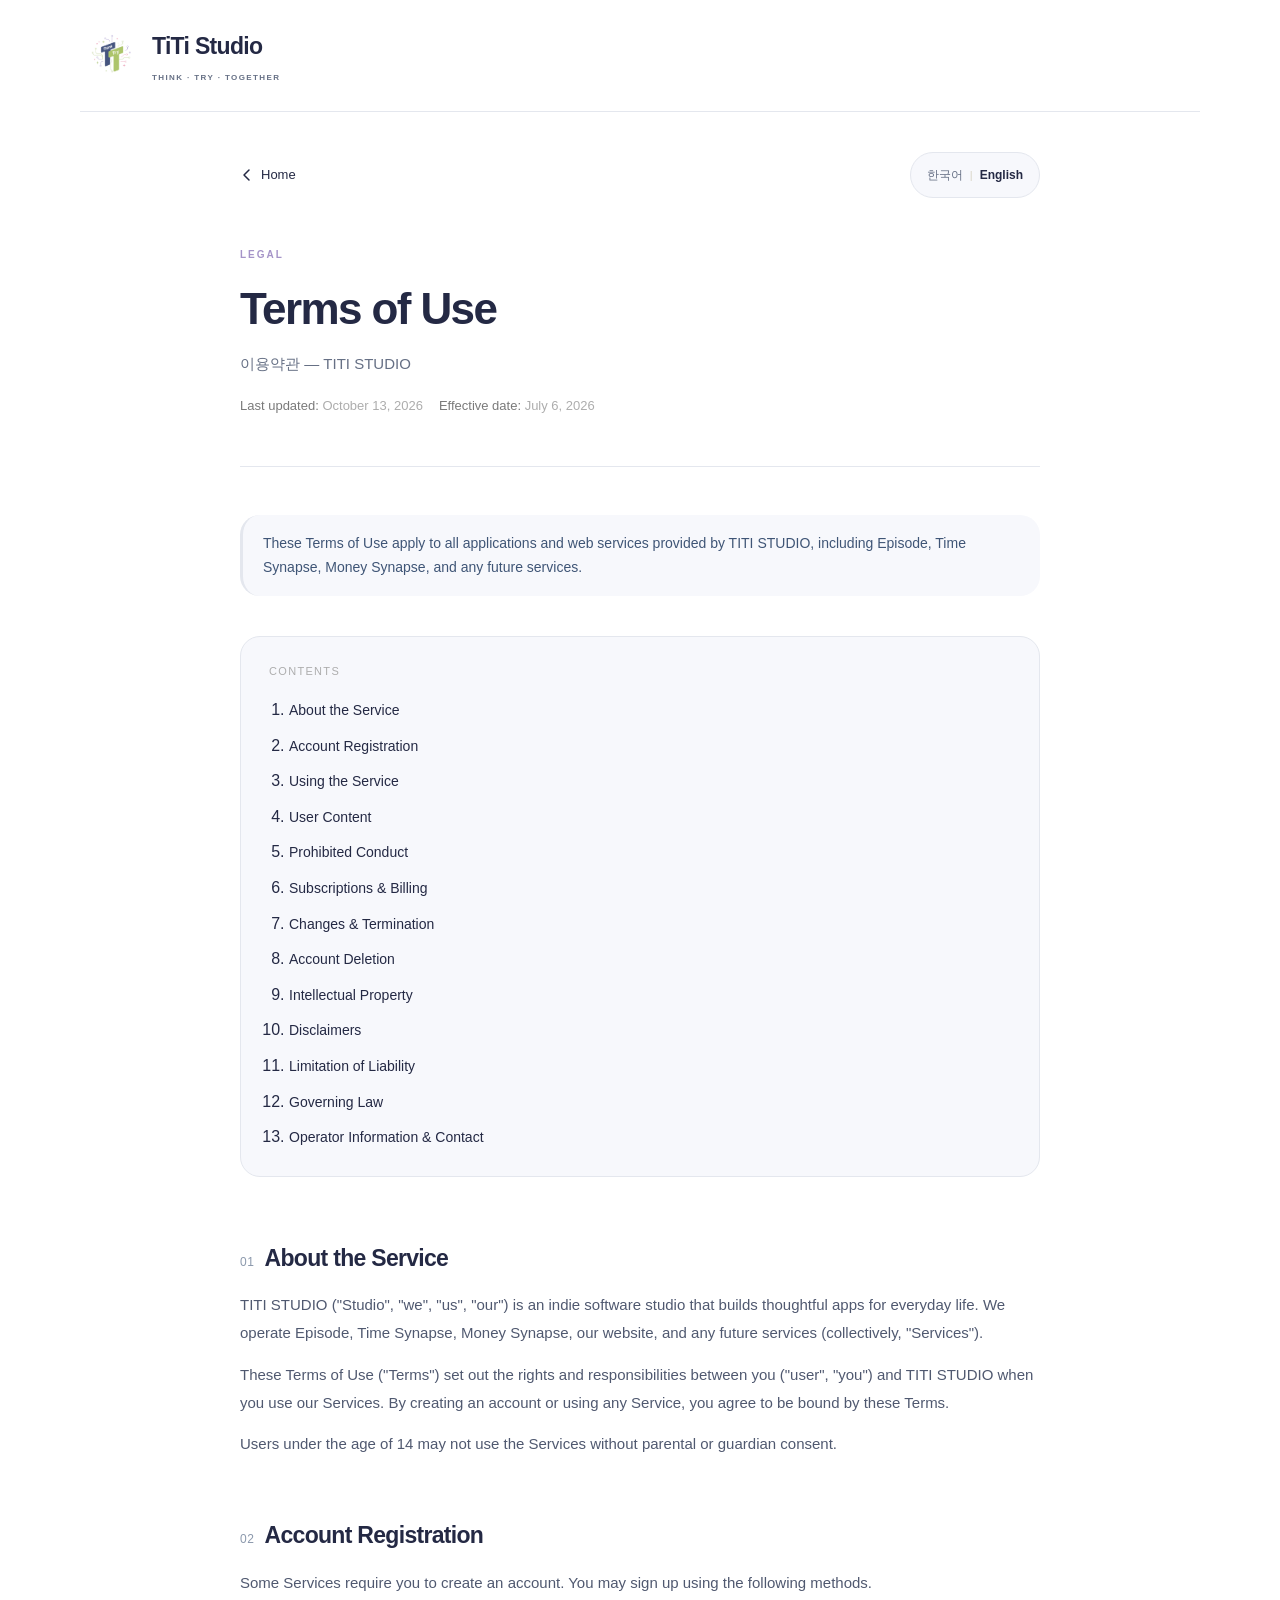
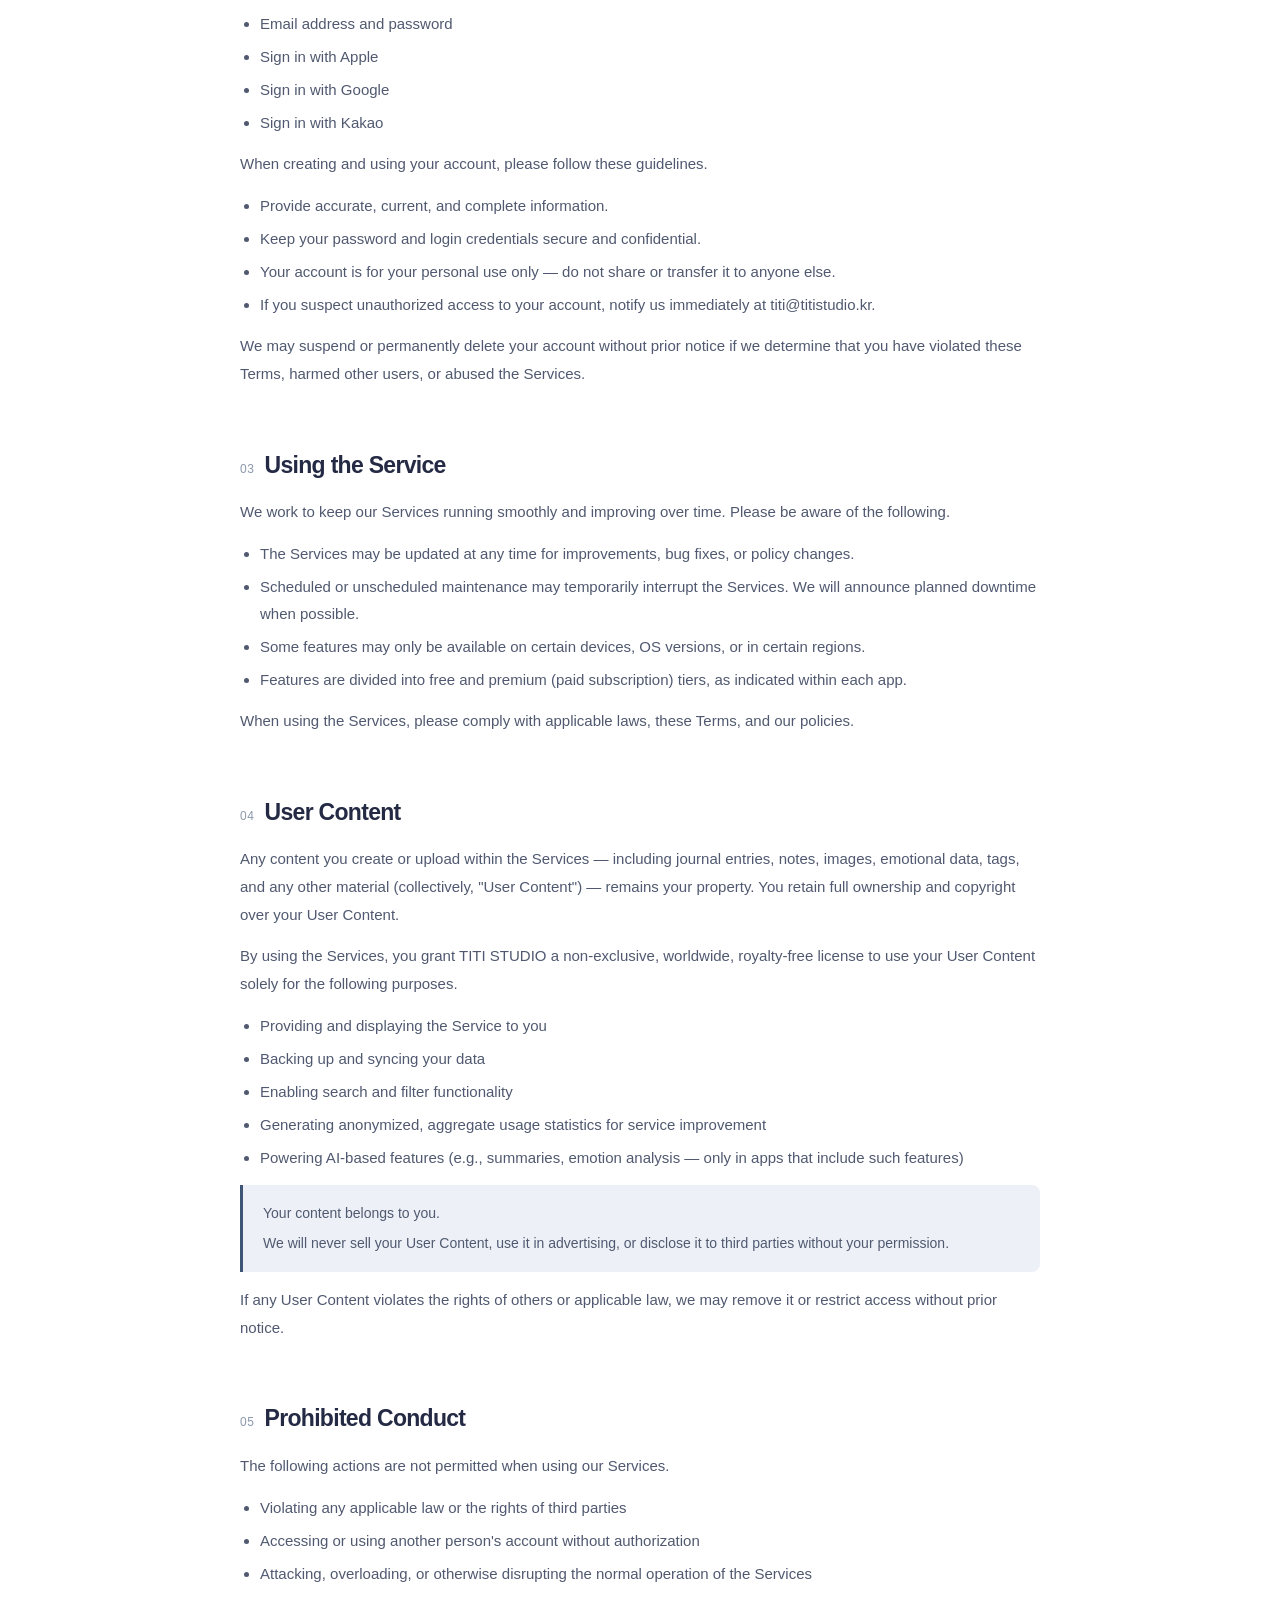
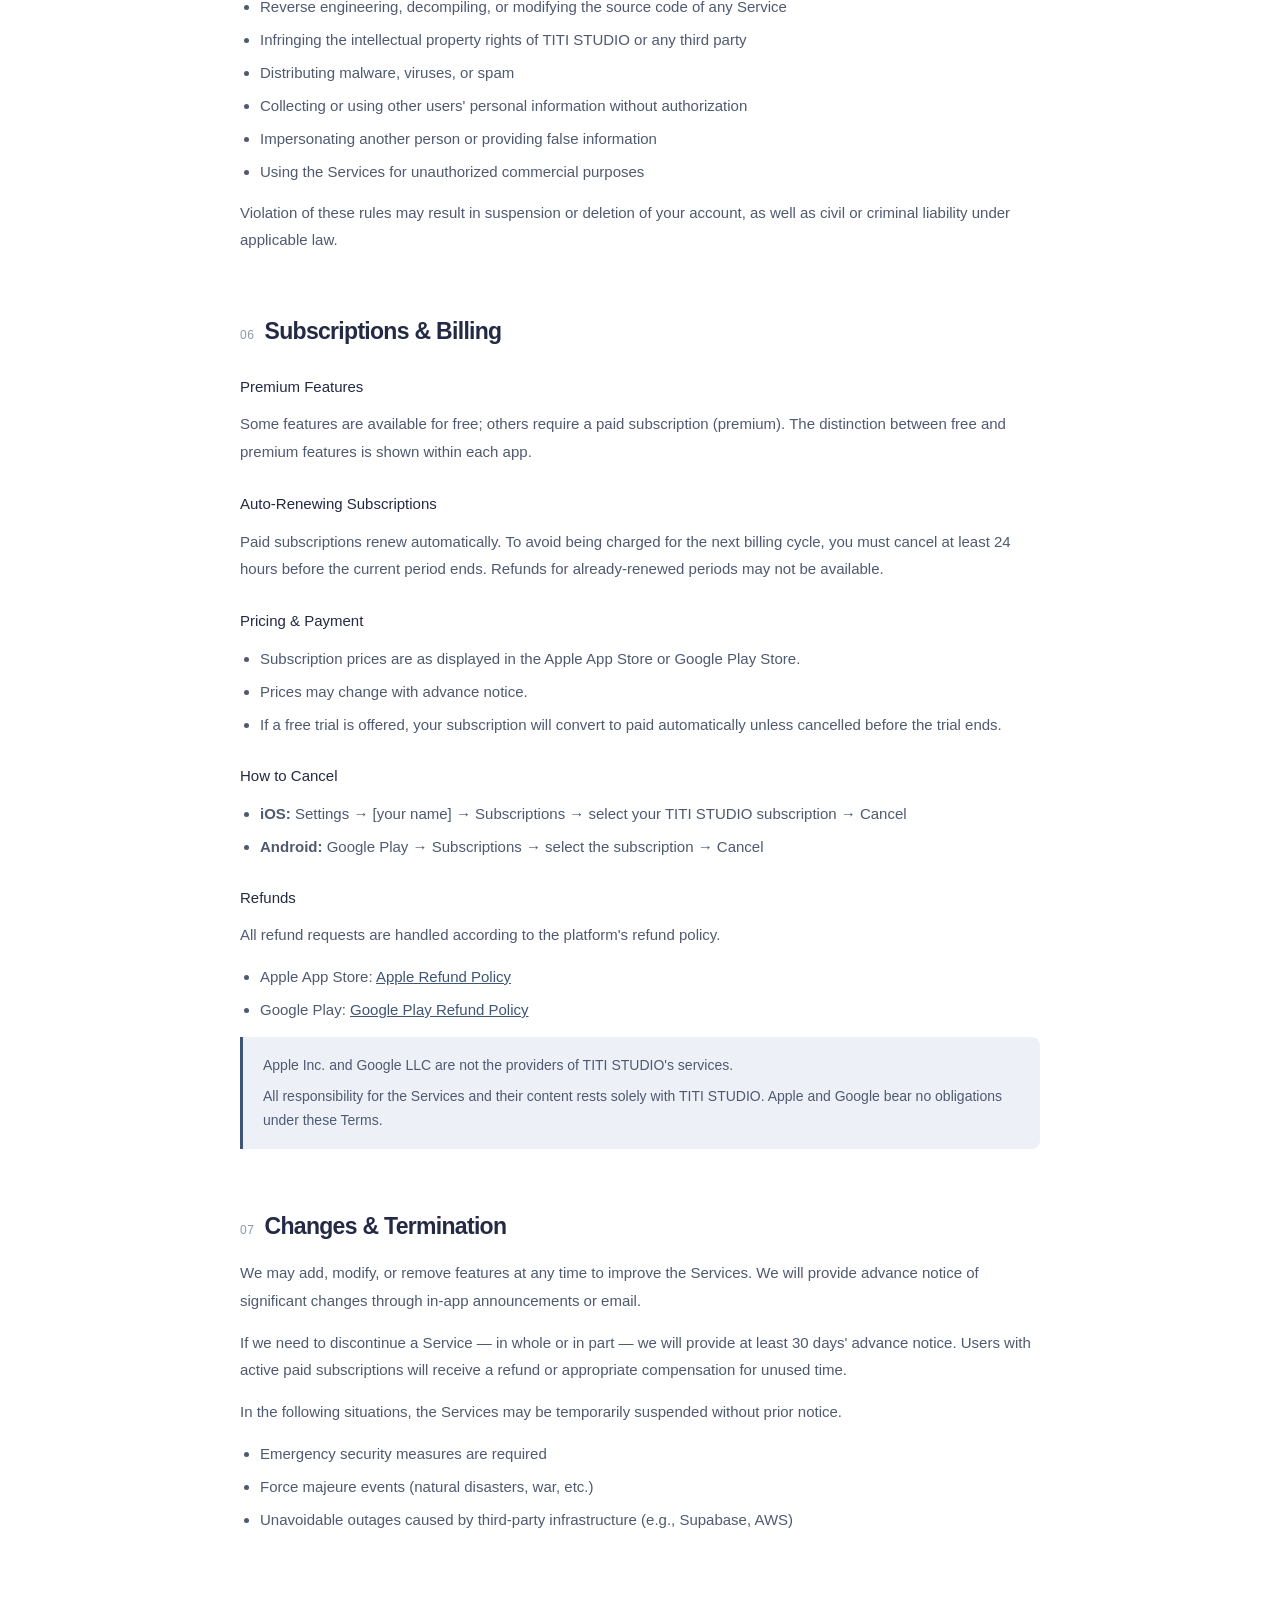
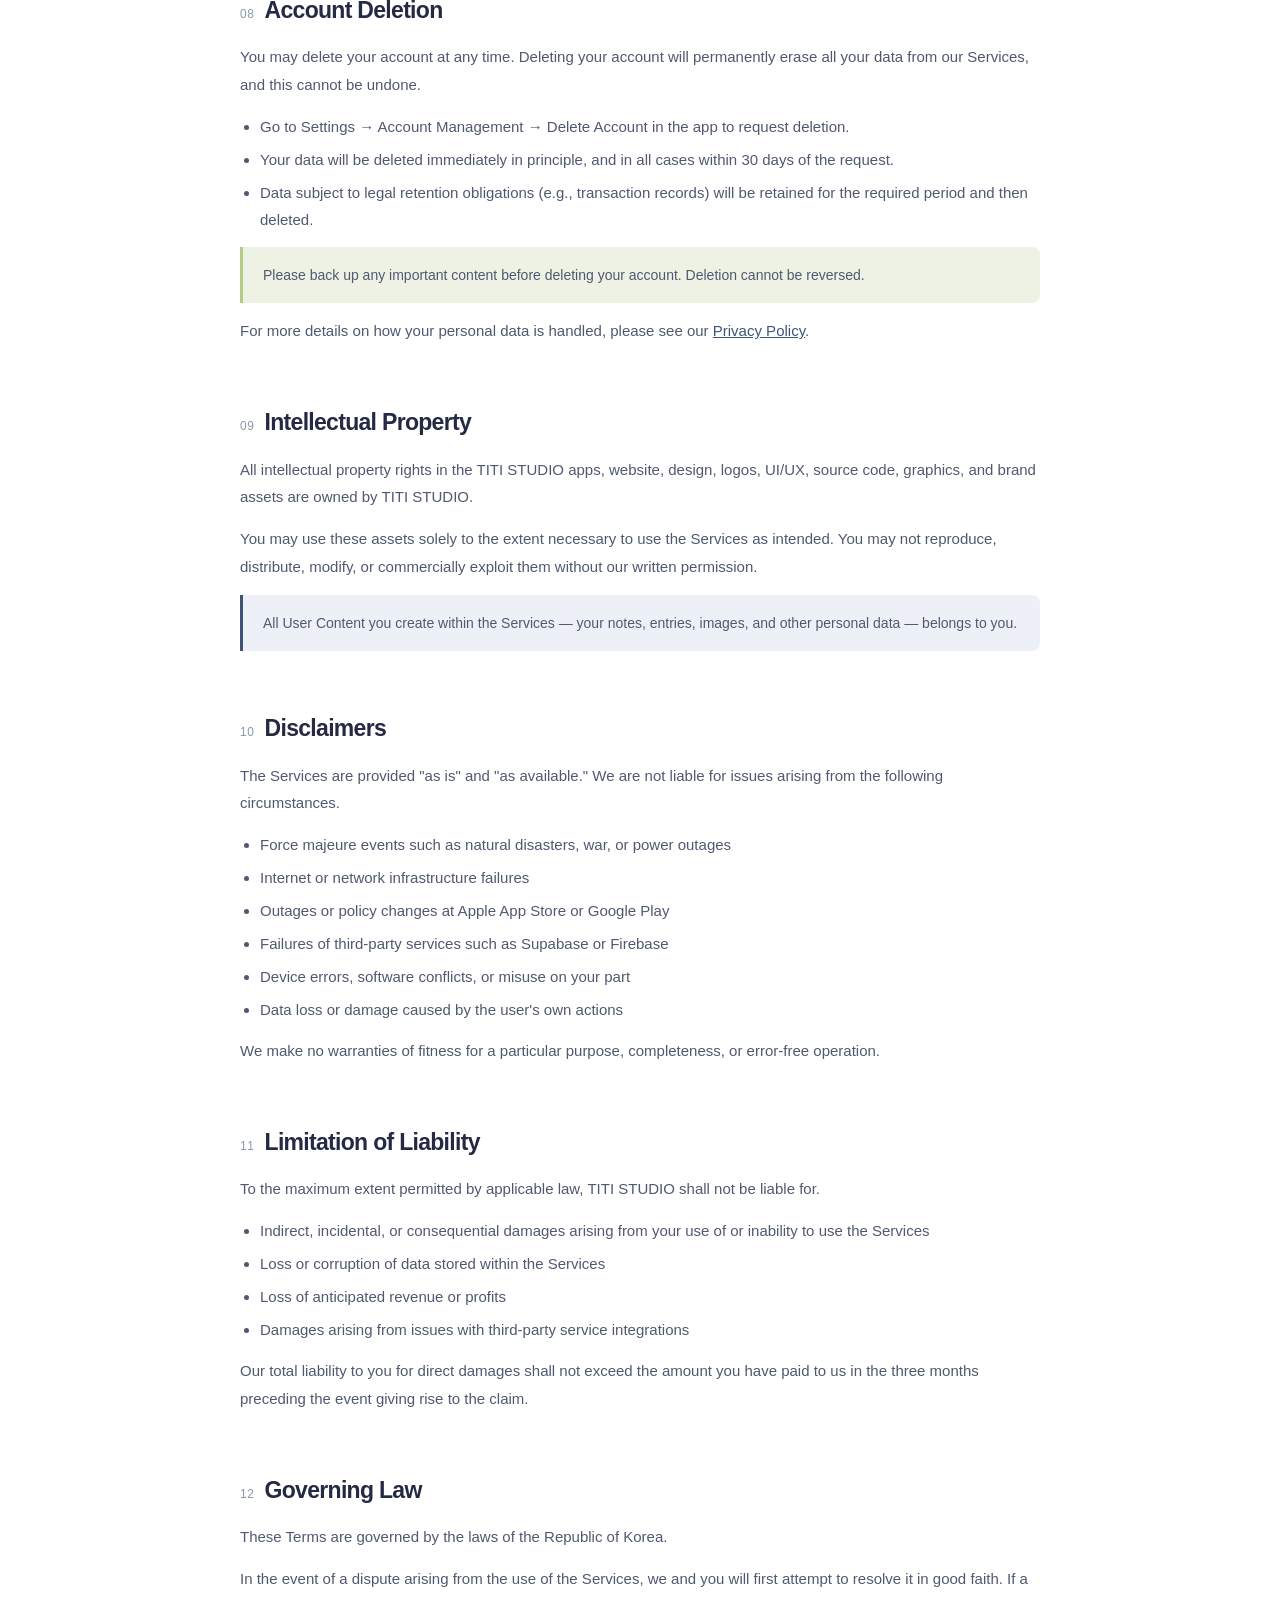
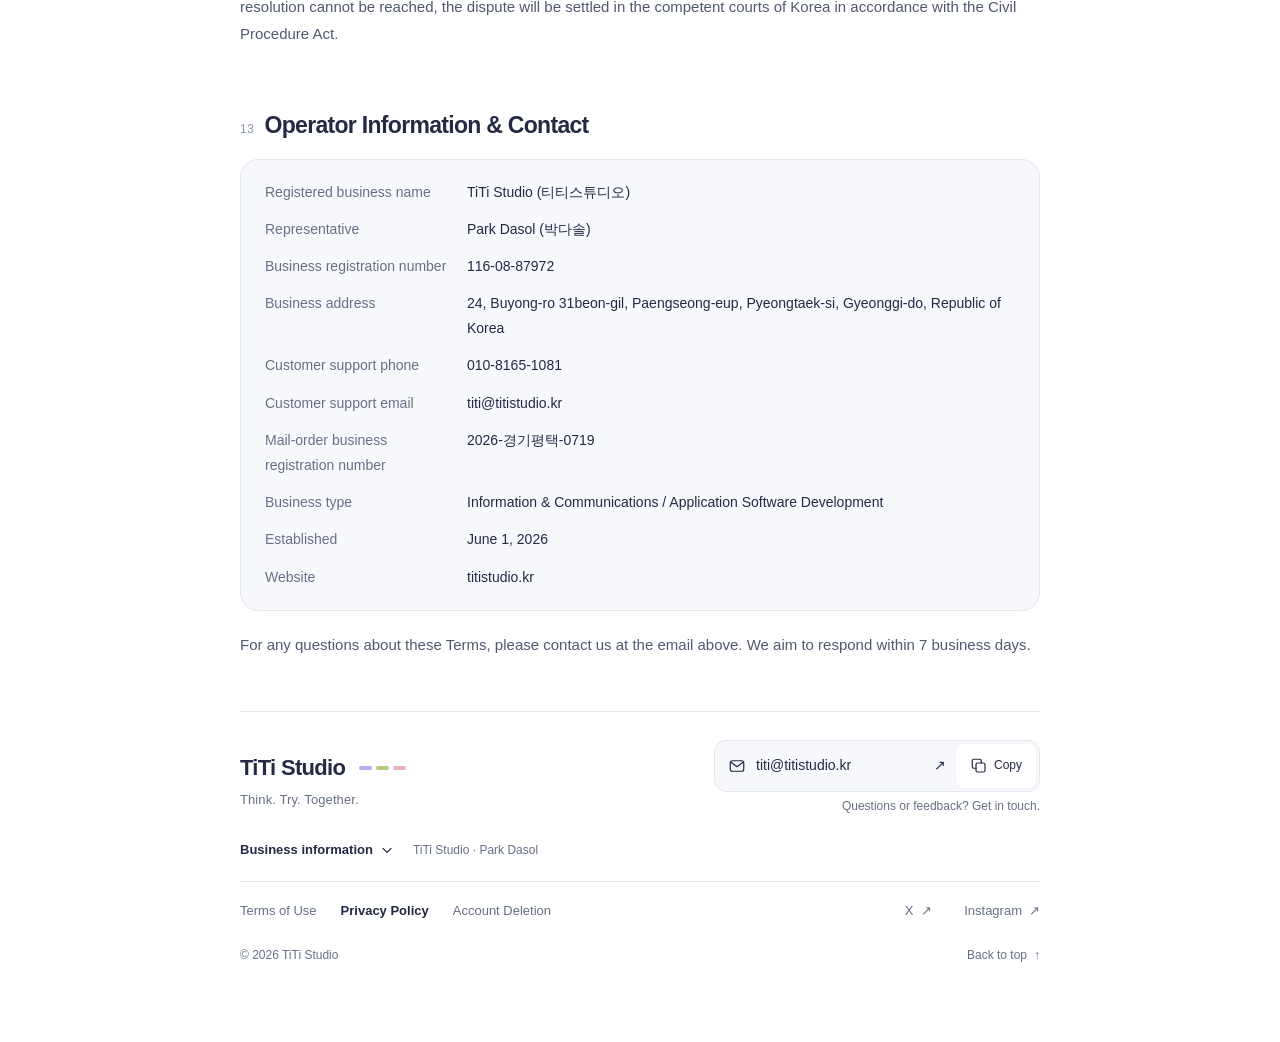
<file: terms/index.html>
<!DOCTYPE html>
<html lang="en">
<head>
  <meta charset="utf-8">
  <meta name="viewport" content="width=device-width, initial-scale=1">
  <title>Terms of Use — TiTi Studio</title>
  <script>
    (function () {
      var lang = (navigator.language || navigator.userLanguage || 'en').toLowerCase();
      window.location.replace(lang.startsWith('ko') ? 'ko.html' : 'en.html');
    })();
  </script>
  <style>
    body { margin: 0; background: #FEFCF8; font-family: -apple-system, sans-serif; display: flex; align-items: center; justify-content: center; min-height: 100vh; }
    .box { text-align: center; padding: 40px; }
    a { color: #3F5576; font-size: 15px; text-decoration: none; margin: 0 12px; }
    a:hover { text-decoration: underline; }
    p { color: #ADADAD; font-size: 13px; margin-bottom: 20px; }
  </style>
</head>
<body>
  <noscript>
    <div class="box">
      <p>Please select your language:</p>
      <a href="ko.html">한국어</a>
      <a href="en.html">English</a>
    </div>
  </noscript>
</body>
</html>
</file>
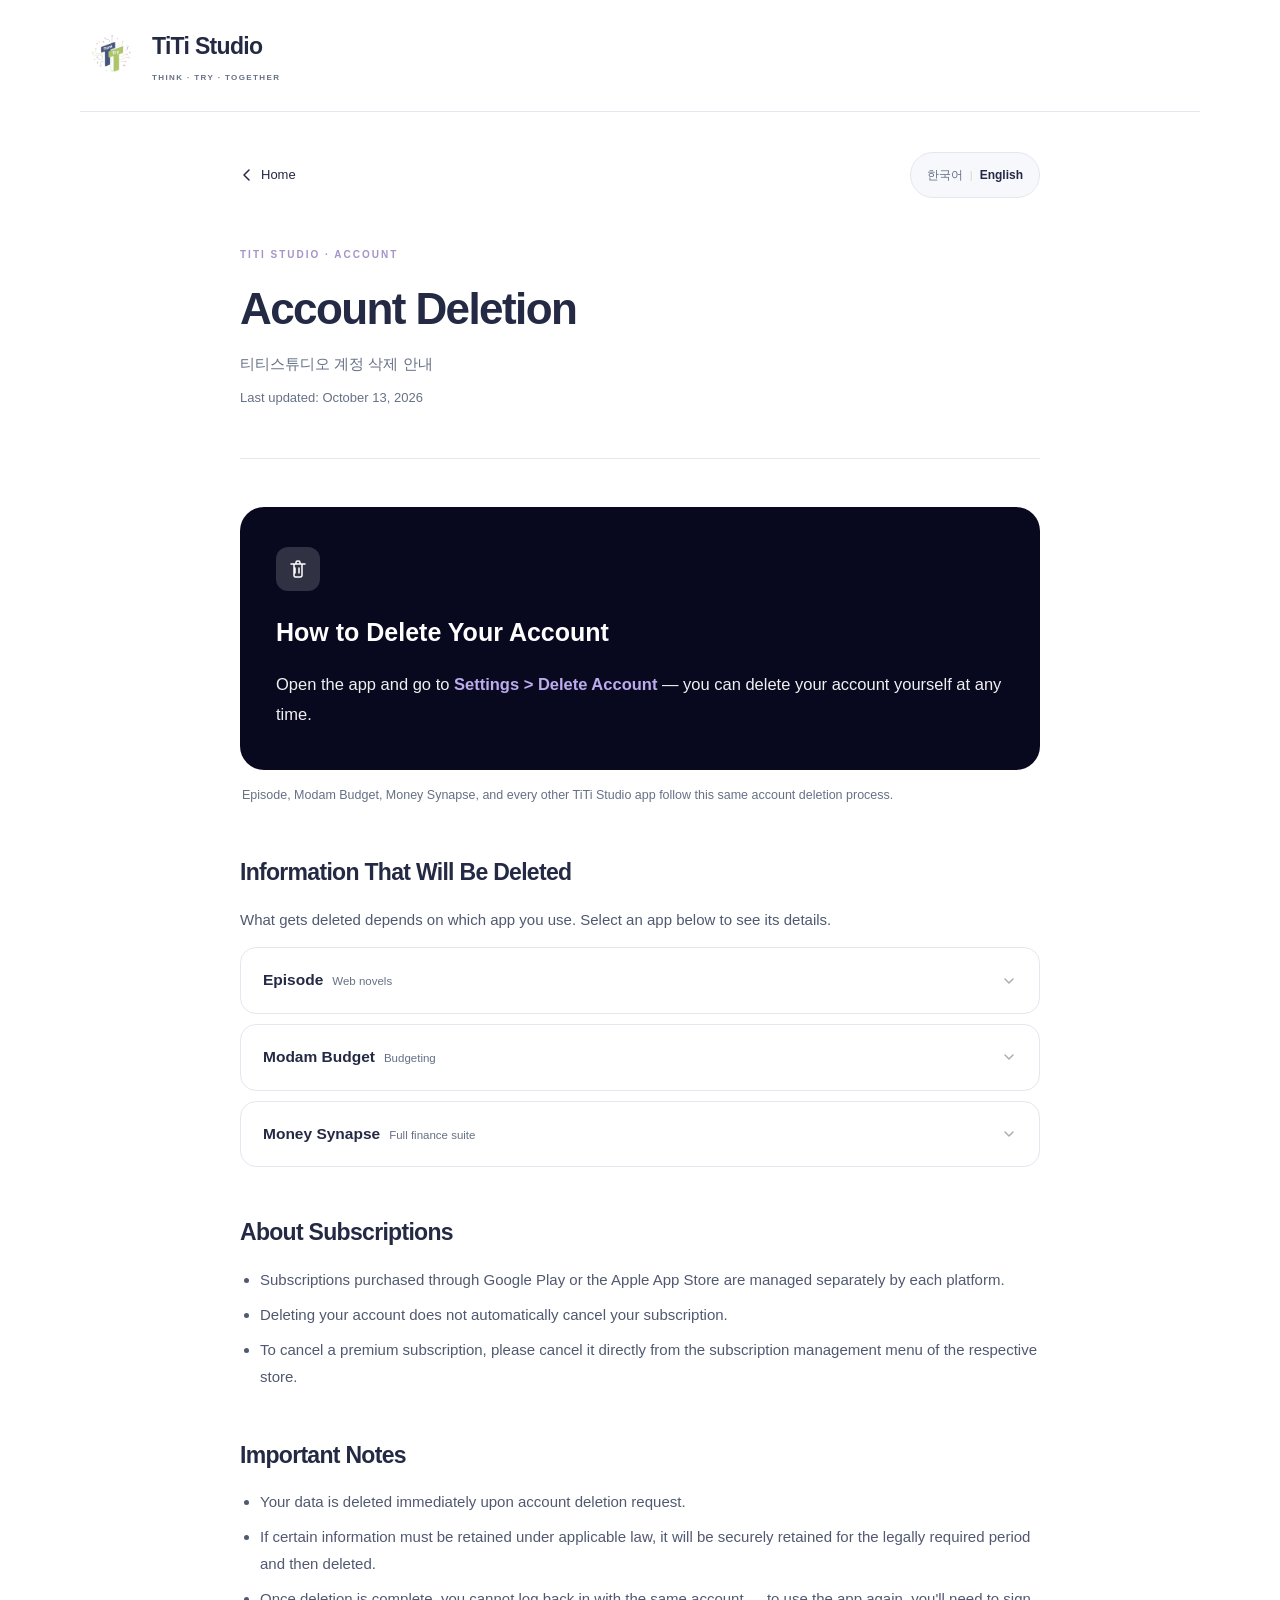
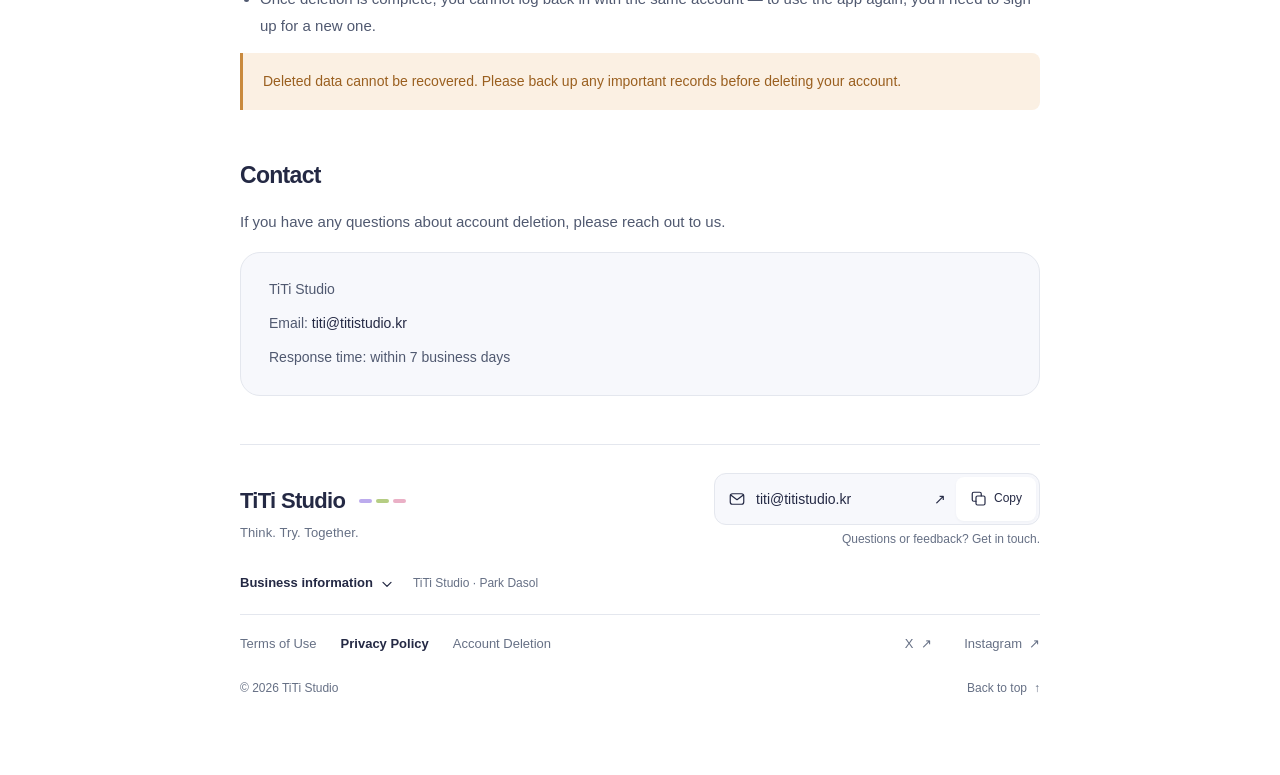
<file: delete-account/en.html>
<!DOCTYPE html>
<html lang="en">
<head>
  <meta charset="utf-8">
  <meta name="viewport" content="width=device-width, initial-scale=1">
  <title>Account Deletion — TiTi Studio</title>
  <meta name="description" content="How to delete your account for Episode, Modam Budget, Money Synapse, and what data is removed. Account deletion guide per Google Play policy.">
  <style>
    *, *::before, *::after { box-sizing: border-box; }
    html { scroll-behavior: smooth; }
    body { margin: 0; background: #FEFCF8; color: #2D2D2D; font-family: var(--gs-font); -webkit-font-smoothing: antialiased; line-height: 1.8; }
    .page-wrap { max-width: 720px; margin: 0 auto; padding: 80px 40px 120px; }
    .top-bar { display: flex; align-items: center; justify-content: space-between; margin-bottom: 56px; flex-wrap: wrap; gap: 12px; }
    .back-btn { display: inline-flex; align-items: center; gap: 7px; text-decoration: none; font-size: 13px; font-weight: 500; color: #7A7A7A; transition: color 0.18s; }
    .back-btn:hover { color: #3F5576; }
    .lang-switch { display: flex; align-items: center; }
    .lang-a { font-size: 12px; color: #ADADAD; text-decoration: none; transition: color 0.18s; padding: 2px 0; }
    .lang-a:hover { color: #3F5576; }
    .lang-a.active { font-weight: 600; color: #3F5576; }
    .lang-sep { color: #D8D3C4; font-size: 11px; padding: 0 7px; user-select: none; }
    .doc-label { font-size: 11px; font-weight: 500; letter-spacing: 0.18em; text-transform: uppercase; color: #3F5576; opacity: 0.75; margin-bottom: 14px; }
    .doc-title { font-family: var(--gs-font); font-size: clamp(28px, 5vw, 44px); font-weight: 500; letter-spacing: -0.02em; color: #1E1E1E; line-height: 1.15; margin: 0 0 12px; }
    .doc-subtitle { font-size: 15px; color: #7A7A7A; margin: 0 0 8px; }
    .doc-updated { font-size: 13px; color: #ADADAD; margin: 0 0 48px; }
    hr { border: none; border-top: 1px solid #E5E0D5; margin: 0 0 48px; }
    .s { margin-bottom: 48px; }
    .s h2 { font-family: var(--gs-font); font-size: 21px; font-weight: 500; color: #1E1E1E; margin: 0 0 16px; }
    .s p { font-size: 15px; line-height: 1.85; color: #5A5A5A; margin: 0 0 14px; }
    .s p:last-child { margin-bottom: 0; }
    .s ul { margin: 0 0 14px; padding-left: 20px; display: flex; flex-direction: column; gap: 8px; }
    .s li { font-size: 15px; line-height: 1.8; color: #5A5A5A; }

    /* How to delete — emphasized card */
    .method-card { background: linear-gradient(135deg, #3F5576, #4C6288); color: #fff; border-radius: 16px; padding: 40px 36px; margin-bottom: 14px; box-shadow: 0 10px 28px rgba(63,85,118,0.22); }
    .method-icon { width: 44px; height: 44px; border-radius: 12px; background: rgba(255,255,255,0.16); display: flex; align-items: center; justify-content: center; margin-bottom: 18px; }
    .method-card h2 { font-family: var(--gs-font); font-size: 26px; font-weight: 500; color: #fff; margin: 0 0 14px; }
    .method-card p { font-size: 16.5px; line-height: 1.85; color: rgba(255,255,255,0.94); margin: 0; }
    .method-card strong { color: #F4CD7A; font-weight: 600; }
    .method-note { font-size: 12.5px; color: #ADADAD; margin: 0 0 48px; padding-left: 2px; }

    /* Data removed — per-app accordion */
    .app-acc { background: white; border: 1px solid #E5E0D5; border-radius: 12px; margin-bottom: 10px; overflow: hidden; }
    .app-acc summary { list-style: none; cursor: pointer; padding: 18px 22px; display: flex; align-items: center; justify-content: space-between; gap: 12px; }
    .app-acc summary::-webkit-details-marker { display: none; }
    .app-acc summary:focus-visible { outline: 2px solid #3F5576; outline-offset: -2px; }
    .app-name-wrap { display: flex; align-items: baseline; gap: 9px; }
    .app-name { font-size: 15.5px; font-weight: 600; color: #1E1E1E; }
    .app-tag { font-size: 11.5px; color: #8B8B8B; font-weight: 400; }
    .chev { color: #ADADAD; flex-shrink: 0; transition: transform 0.2s ease; }
    .app-acc[open] .chev { transform: rotate(180deg); }
    .acc-body { padding: 0 22px 20px; }
    .acc-body p { font-size: 13.5px; color: #8B8B8B; margin: 0 0 10px; }
    .acc-body ul { margin: 0; padding-left: 20px; display: flex; flex-direction: column; gap: 6px; }
    .acc-body li { font-size: 14px; line-height: 1.75; color: #5A5A5A; }

    .card { background: white; border: 1px solid #E5E0D5; border-radius: 12px; padding: 24px 28px; margin-bottom: 48px; }
    .card h2 { margin-top: 0; }
    .green-box { background: #EDF5E8; border-left: 3px solid #8FAF6A; border-radius: 0 8px 8px 0; padding: 16px 20px; margin: 14px 0; }
    .green-box.warn { background: #FBF0E3; border-left-color: #C98A3E; }
    .green-box p { font-size: 14px; color: #5A7A40; font-weight: 500; margin: 0; line-height: 1.75; }
    .green-box.warn p { color: #9A5F1F; }
    .cbox { background: white; border: 1px solid #E5E0D5; border-radius: 12px; padding: 24px 28px; margin-top: 16px; }
    .cbox p { font-size: 14px; color: #7A7A7A; margin: 0 0 8px; }
    .cbox p:last-child { margin-bottom: 0; }
    .cbox a { color: #3F5576; text-decoration: none; font-weight: 500; }
    .cbox a:hover { text-decoration: underline; }
    .doc-footer { border-top: 1px solid #E5E0D5; padding-top: 28px; margin-top: 80px; display: flex; align-items: center; justify-content: space-between; flex-wrap: wrap; gap: 10px; }
    .doc-footer a { text-decoration: none; font-size: 13px; color: #ADADAD; transition: color 0.18s; display: flex; align-items: center; gap: 5px; }
    .doc-footer a:hover { color: #3F5576; }
    .brand { font-family: var(--gs-font); font-size: 14px; font-style: italic; color: #8FAF6A; opacity: 0.85; }
    @media (max-width: 600px) { .page-wrap { padding: 60px 20px 100px; } .card, .cbox { padding: 20px; } .method-card { padding: 30px 24px; } }
  </style>


  <link rel="stylesheet" href="../theme.css">
  <link rel="stylesheet" href="../legal.css">
  <link rel="stylesheet" href="../footer.css?v=20261013-4">
  <script src="../footer.js?v=20261013-4" defer></script>
</head>
<body>
<header class="legal-header" id="page-top" tabindex="-1"><a href="../index.html"><img src="../assets/titi-studio-original.png" alt=""><span>TiTi Studio<small>THINK · TRY · TOGETHER</small></span></a></header>
<div class="page-wrap">

  <div class="top-bar">
    <a href="../index.html" class="back-btn">
      <svg width="14" height="14" viewBox="0 0 14 14" fill="none"><path d="M9 2L4 7l5 5" stroke="currentColor" stroke-width="1.5" stroke-linecap="round" stroke-linejoin="round"></path></svg>
      Home
    </a>
    <div class="lang-switch">
      <a href="ko.html" class="lang-a">한국어</a>
      <span class="lang-sep">|</span>
      <span class="lang-a active">English</span>
    </div>
  </div>

  <p class="doc-label">TiTi Studio · Account</p>
  <h1 class="doc-title">Account Deletion</h1>
  <p class="doc-subtitle">티티스튜디오 계정 삭제 안내</p>
  <p class="doc-updated">Last updated: October 13, 2026</p>
  <hr>

  <div class="method-card">
    <div class="method-icon">
      <svg width="20" height="20" viewBox="0 0 20 20" fill="none"><path d="M3 5h14M8 5V3.5A1.5 1.5 0 0 1 9.5 2h1A1.5 1.5 0 0 1 12 3.5V5m-6 0v11.5A1.5 1.5 0 0 0 7.5 18h5a1.5 1.5 0 0 0 1.5-1.5V5m-7 4v5m4-5v5" stroke="white" stroke-width="1.5" stroke-linecap="round" stroke-linejoin="round"/></svg>
    </div>
    <h2>How to Delete Your Account</h2>
    <p>Open the app and go to <strong>Settings &gt; Delete Account</strong> — you can delete your account yourself at any time.</p>
  </div>
  <p class="method-note">Episode, Modam Budget, Money Synapse, and every other TiTi Studio app follow this same account deletion process.</p>

  <div class="s">
    <h2>Information That Will Be Deleted</h2>
    <p>What gets deleted depends on which app you use. Select an app below to see its details.</p>

    <details class="app-acc">
      <summary>
        <span class="app-name-wrap"><span class="app-name">Episode</span><span class="app-tag">Web novels</span></span>
        <svg class="chev" width="16" height="16" viewBox="0 0 16 16" fill="none"><path d="M4 6l4 4 4-4" stroke="currentColor" stroke-width="1.5" stroke-linecap="round" stroke-linejoin="round"/></svg>
      </summary>
      <div class="acc-body">
        <ul>
          <li>Account information</li>
          <li>Email address</li>
          <li>Reading history for web novels</li>
          <li>Emotion analysis results and statistics</li>
          <li>User settings</li>
          <li>Any other personal data stored in the app</li>
        </ul>
      </div>
    </details>

    <details class="app-acc">
      <summary>
        <span class="app-name-wrap"><span class="app-name">Modam Budget</span><span class="app-tag">Budgeting</span></span>
        <svg class="chev" width="16" height="16" viewBox="0 0 16 16" fill="none"><path d="M4 6l4 4 4-4" stroke="currentColor" stroke-width="1.5" stroke-linecap="round" stroke-linejoin="round"/></svg>
      </summary>
      <div class="acc-body">
        <ul>
          <li>Account information and email address</li>
          <li>Income and expense records</li>
          <li>Wish list (items you want to buy)</li>
          <li>Savings goals and savings records</li>
          <li>Statistics and analytics data</li>
          <li>User settings stored in the app</li>
        </ul>
      </div>
    </details>

    <details class="app-acc">
      <summary>
        <span class="app-name-wrap"><span class="app-name">Money Synapse</span><span class="app-tag">Full finance suite</span></span>
        <svg class="chev" width="16" height="16" viewBox="0 0 16 16" fill="none"><path d="M4 6l4 4 4-4" stroke="currentColor" stroke-width="1.5" stroke-linecap="round" stroke-linejoin="round"/></svg>
      </summary>
      <div class="acc-body">
        <h3>Information processed when you delete your account</h3>
        <p>Deleting your MoneySynapse account removes ordinary service data linked to your account, including transaction records, budgets, savings, investments, loans, insurance, and wish lists.</p>
        <ul>
          <li>Account information and email address</li>
          <li>Budget data</li>
          <li>Finance data</li>
          <li>Savings data</li>
          <li>Investment and Investment Pro data</li>
          <li>Loan data</li>
          <li>Insurance policy data</li>
          <li>Wish list data</li>
          <li>Conversation history with the AI assistant "Moa"</li>
          <li>Statistics and analytics data</li>
        </ul>
        <h3>Information retained for a limited period under applicable law</h3>
        <p>However, some records related to contracts, payments, and dispute resolution may be retained separately for a limited period, to the extent required by applicable law. These records are destroyed once the retention period ends and no other retention obligation applies.</p>
      </div>
    </details>

    </div>

  <div class="s">
    <h2>About Subscriptions</h2>
    <ul>
      <li>Subscriptions purchased through Google Play or the Apple App Store are managed separately by each platform.</li>
      <li>Deleting your account does not automatically cancel your subscription.</li>
      <li>To cancel a premium subscription, please cancel it directly from the subscription management menu of the respective store.</li>
    </ul>
  </div>

  <div class="s">
    <h2>Important Notes</h2>
    <ul>
      <li>Your data is deleted immediately upon account deletion request.</li>
      <li>If certain information must be retained under applicable law, it will be securely retained for the legally required period and then deleted.</li>
      <li>Once deletion is complete, you cannot log back in with the same account — to use the app again, you'll need to sign up for a new one.</li>
    </ul>
    <div class="green-box warn">
      <p>Deleted data cannot be recovered. Please back up any important records before deleting your account.</p>
    </div>
  </div>

  <div class="s">
    <h2>Contact</h2>
    <p>If you have any questions about account deletion, please reach out to us.</p>
    <div class="cbox">
      <p>TiTi Studio</p>
      <p>Email: <a href="mailto:titi@titistudio.kr">titi@titistudio.kr</a></p>
      <p>Response time: within 7 business days</p>
    </div>
  </div>

  <footer class="titi-footer titi-footer--legal" id="site-footer" tabindex="-1" aria-label="Company information and contact">
    <div class="titi-footer__main">
      <div class="titi-footer__identity">
        <a class="titi-footer__brand" href="../index.html" aria-label="TiTi Studio home">TiTi Studio<span class="titi-footer__colors" aria-hidden="true"><i></i><i></i><i></i></span></a>
        <p class="titi-footer__tagline">Think. Try. Together.</p>
      </div>
      <div class="titi-footer__contact">
        <div class="titi-footer__email-group">
          <a class="titi-footer__email" href="mailto:titi@titistudio.kr" aria-label="Email TiTi Studio">
            <svg aria-hidden="true" viewBox="0 0 24 24"><rect x="3" y="5" width="18" height="14" rx="3"/><path d="m4 7 8 6 8-6"/></svg>
            <span>titi@titistudio.kr</span><span aria-hidden="true">↗</span>
          </a>
          <button class="titi-footer__copy" type="button" aria-label="Copy email address" aria-describedby="footer-copy-status" hidden>
            <svg class="titi-footer__copy-icon" aria-hidden="true" viewBox="0 0 24 24"><rect x="8" y="8" width="12" height="12" rx="2"/><path d="M15 8V5a2 2 0 0 0-2-2H5a2 2 0 0 0-2 2v8a2 2 0 0 0 2 2h3"/></svg>
            <svg class="titi-footer__check-icon" aria-hidden="true" viewBox="0 0 24 24"><path d="m5 12 4 4L19 6"/></svg>
            <span>Copy</span>
          </button>
        </div>
        <p class="titi-footer__status" id="footer-copy-status" role="status" aria-live="polite" aria-atomic="true">Questions or feedback? Get in touch.</p>
      </div>
    </div>
    <details class="titi-footer__business">
      <summary><span class="titi-footer__summary-label">Business information<svg aria-hidden="true" viewBox="0 0 20 20"><path d="m5 8 5 5 5-5"/></svg></span><span class="titi-footer__summary-note">TiTi Studio · Park Dasol</span></summary>
      <dl class="titi-footer__business-grid"><div><dt>Registered business name</dt><dd>TiTi Studio (티티스튜디오)</dd></div><div><dt>Representative</dt><dd>Park Dasol (박다솔)</dd></div><div><dt>Business registration number</dt><dd>116-08-87972</dd></div><div><dt>Business address</dt><dd>24, Buyong-ro 31beon-gil, Paengseong-eup, Pyeongtaek-si, Gyeonggi-do, Republic of Korea</dd></div><div><dt>Customer support phone</dt><dd><a href="tel:+821081651081">010-8165-1081</a></dd></div><div><dt>Customer support email</dt><dd><a href="mailto:titi@titistudio.kr">titi@titistudio.kr</a></dd></div><div><dt>Mail-order business registration number</dt><dd>2026-경기평택-0719</dd></div></dl>
    </details>
    <div class="titi-footer__bottom">
      <nav class="titi-footer__policies" aria-label="Policies">
        <a href="../terms/en.html">Terms of Use</a>
        <a class="titi-footer__privacy" href="../privacy/en.html">Privacy Policy</a>
        <a href="../delete-account/en.html">Account Deletion</a>
      </nav>
      <nav class="titi-footer__social" aria-label="Social media">
        <a href="https://x.com/thinktry_studio" target="_blank" rel="noopener noreferrer">X <span aria-hidden="true">↗</span></a>
        <a href="https://www.instagram.com/thinktry_studio" target="_blank" rel="noopener noreferrer">Instagram <span aria-hidden="true">↗</span></a>
      </nav>
      <p class="titi-footer__copyright">© 2026 TiTi Studio</p>
      <a class="titi-footer__top" href="#page-top">Back to top <span aria-hidden="true">↑</span></a>
    </div>
  </footer>

</div>
</body>
</html>
</file>
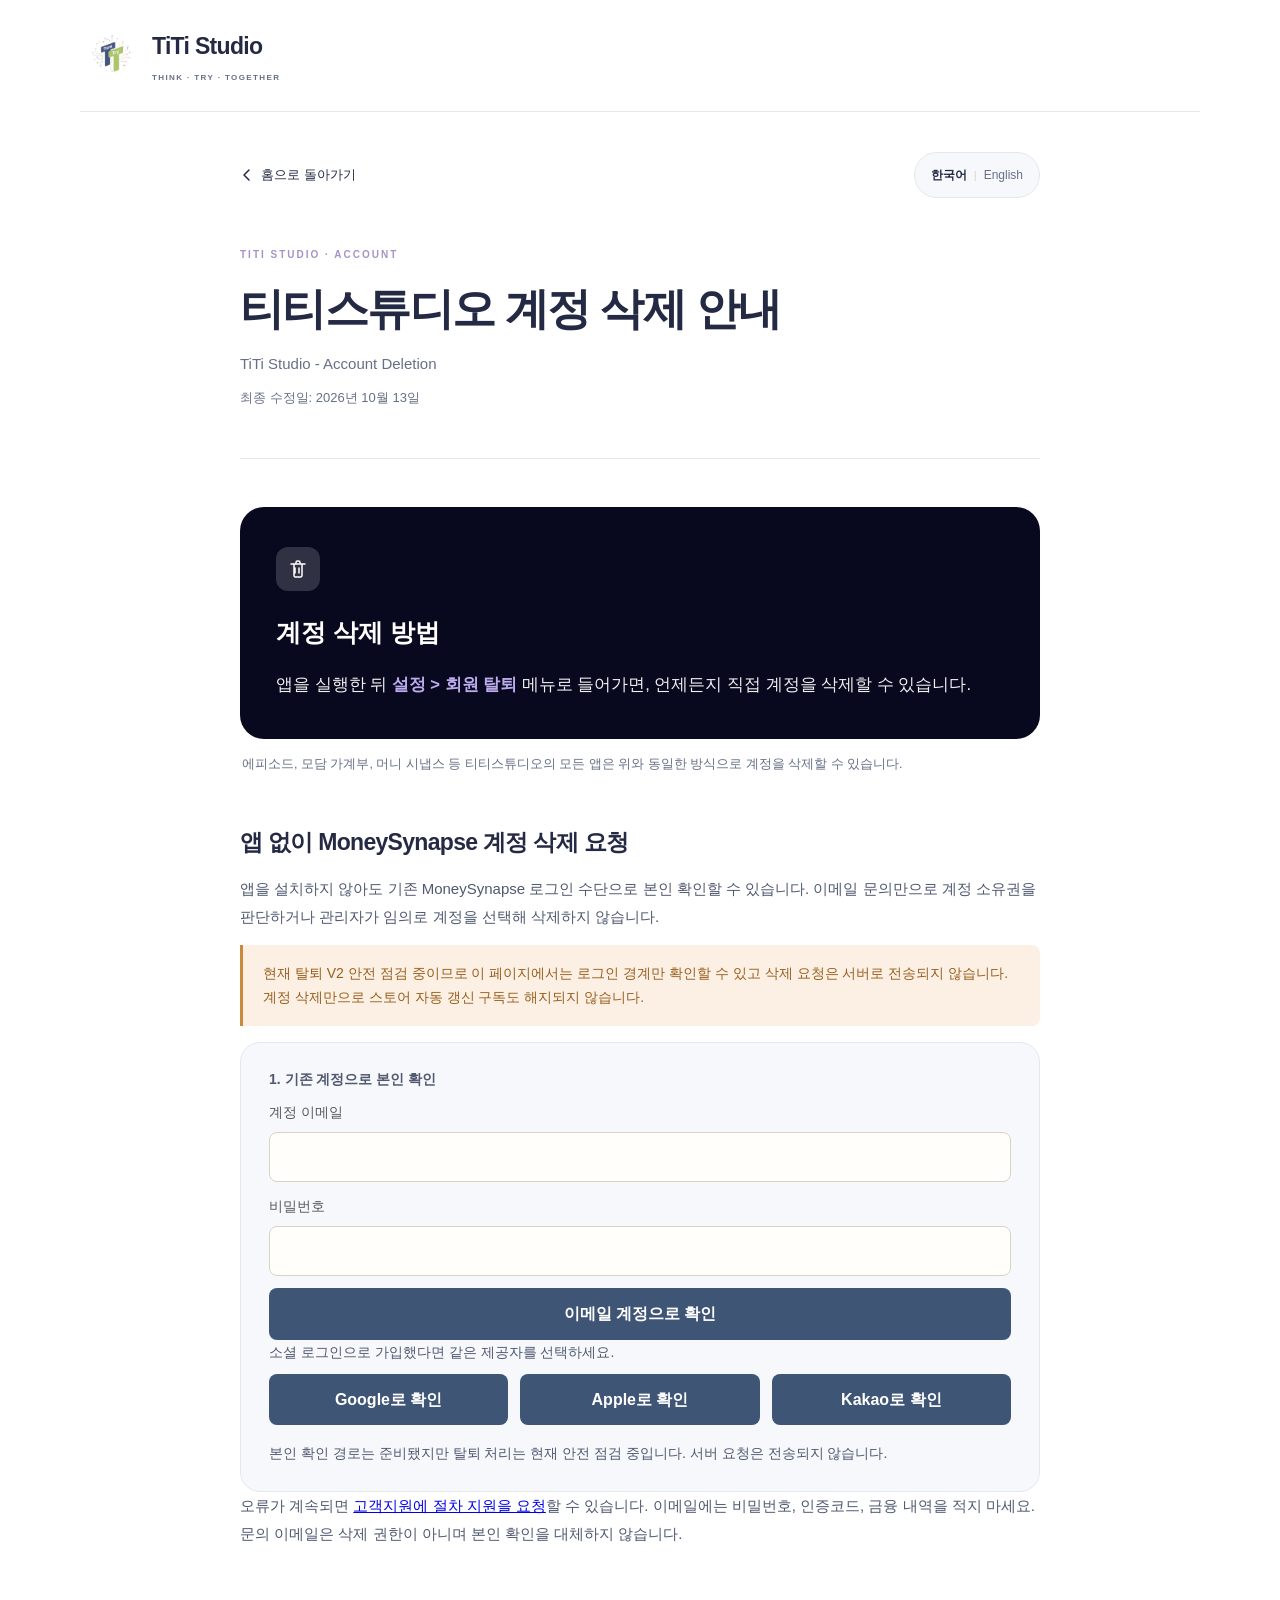
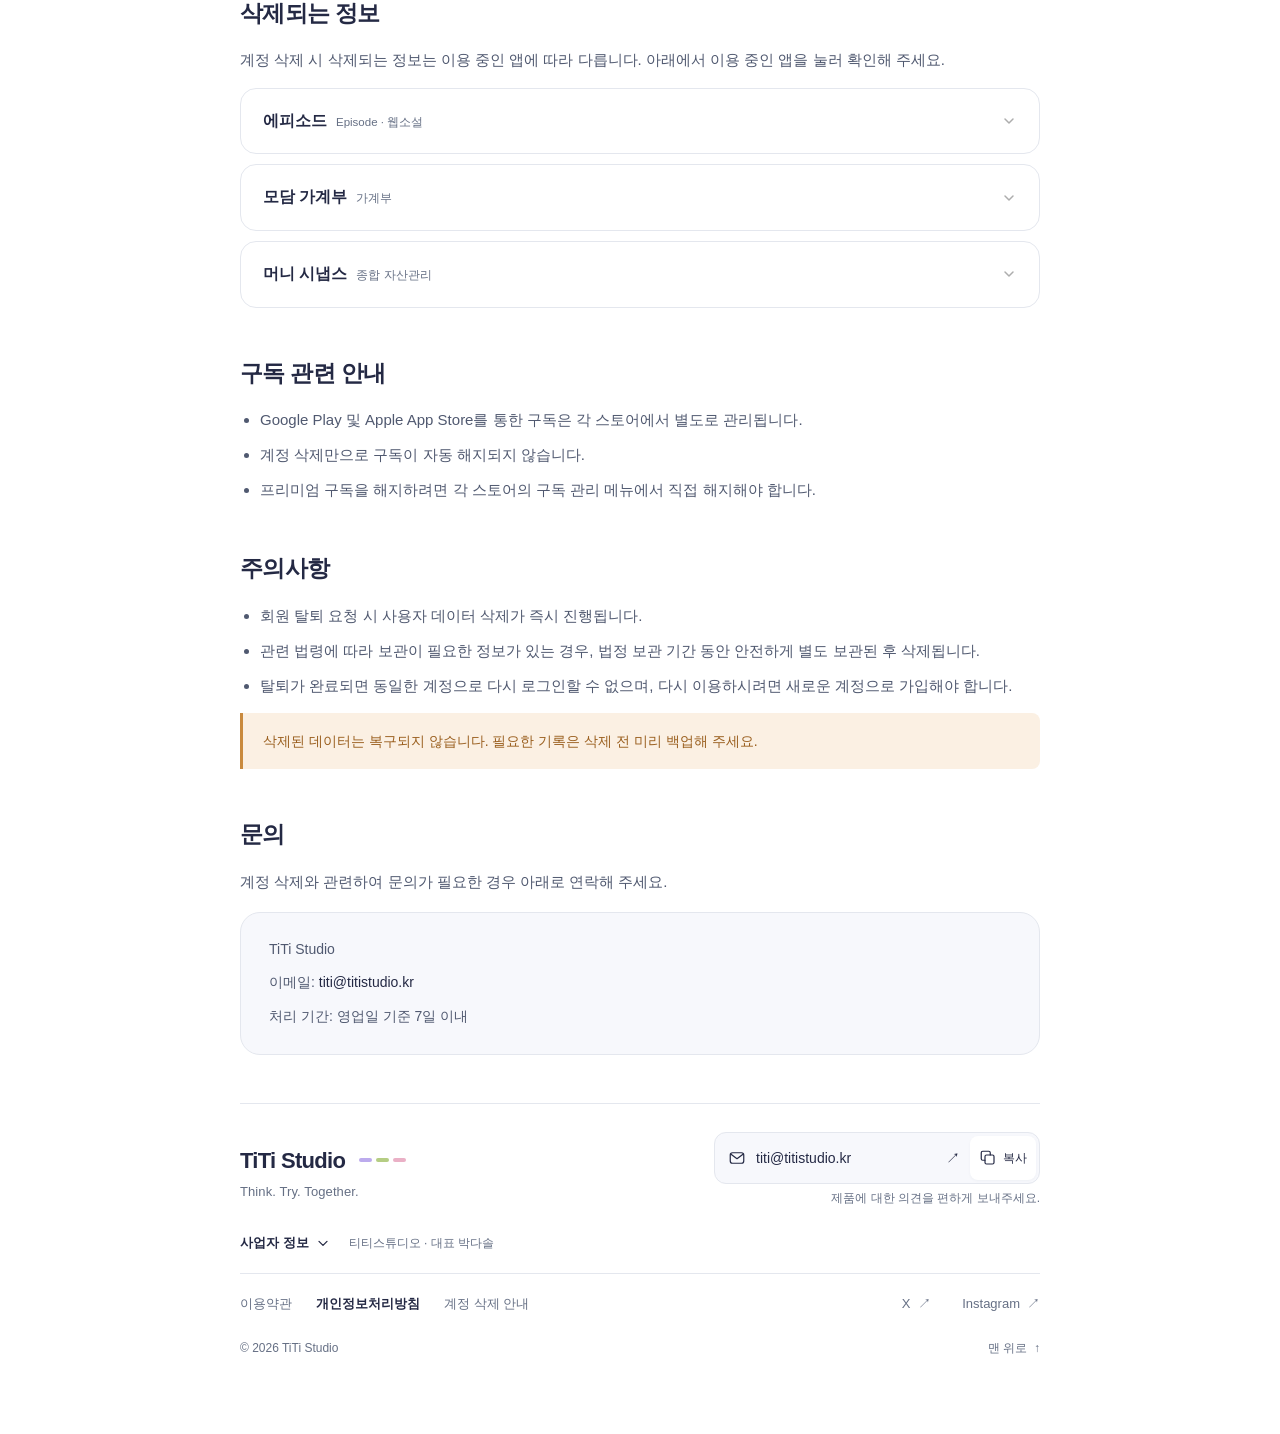
<file: delete-account/ko.html>
<!DOCTYPE html>
<html lang="ko">
<head>
  <meta charset="utf-8">
  <meta name="viewport" content="width=device-width, initial-scale=1">
  <title>티티스튜디오 계정 삭제 안내 — TiTi Studio</title>
  <meta name="description" content="에피소드, 모담 가계부, 머니 시냅스 등 티티스튜디오 앱의 계정 삭제 방법 및 삭제되는 데이터 안내. Google Play 정책에 따른 계정 삭제 가이드입니다.">
  <style>
    *, *::before, *::after { box-sizing: border-box; }
    html { scroll-behavior: smooth; }
    body { margin: 0; background: #FEFCF8; color: #2D2D2D; font-family: var(--gs-font); -webkit-font-smoothing: antialiased; line-height: 1.8; }
    .page-wrap { max-width: 720px; margin: 0 auto; padding: 80px 40px 120px; }
    .top-bar { display: flex; align-items: center; justify-content: space-between; margin-bottom: 56px; flex-wrap: wrap; gap: 12px; }
    .back-btn { display: inline-flex; align-items: center; gap: 7px; text-decoration: none; font-size: 13px; font-weight: 500; color: #7A7A7A; transition: color 0.18s; }
    .back-btn:hover { color: #3F5576; }
    .lang-switch { display: flex; align-items: center; }
    .lang-a { font-size: 12px; color: #ADADAD; text-decoration: none; transition: color 0.18s; padding: 2px 0; }
    .lang-a:hover { color: #3F5576; }
    .lang-a.active { font-weight: 600; color: #3F5576; }
    .lang-sep { color: #D8D3C4; font-size: 11px; padding: 0 7px; user-select: none; }
    .doc-label { font-size: 11px; font-weight: 600; letter-spacing: 0.18em; text-transform: uppercase; color: #3F5576; opacity: 0.75; margin-bottom: 14px; }
    .doc-title { font-family: var(--gs-font); font-size: clamp(28px, 5vw, 44px); font-weight: 500; letter-spacing: -0.02em; color: #1E1E1E; line-height: 1.15; margin: 0 0 12px; }
    .doc-subtitle { font-size: 15px; color: #7A7A7A; margin: 0 0 8px; }
    .doc-updated { font-size: 13px; color: #ADADAD; margin: 0 0 48px; }
    hr { border: none; border-top: 1px solid #E5E0D5; margin: 0 0 48px; }
    .s { margin-bottom: 48px; }
    .s h2 { font-family: var(--gs-font); font-size: 21px; font-weight: 500; color: #1E1E1E; margin: 0 0 16px; }
    .s p { font-size: 15px; line-height: 1.85; color: #5A5A5A; margin: 0 0 14px; word-break: keep-all; }
    .s p:last-child { margin-bottom: 0; }
    .s ul { margin: 0 0 14px; padding-left: 20px; display: flex; flex-direction: column; gap: 8px; }
    .s li { font-size: 15px; line-height: 1.8; color: #5A5A5A; word-break: keep-all; }

    /* 계정 삭제 방법 — 강조 카드 */
    .method-card { background: linear-gradient(135deg, #3F5576, #4C6288); color: #fff; border-radius: 16px; padding: 40px 36px; margin-bottom: 14px; box-shadow: 0 10px 28px rgba(63,85,118,0.22); }
    .method-icon { width: 44px; height: 44px; border-radius: 12px; background: rgba(255,255,255,0.16); display: flex; align-items: center; justify-content: center; margin-bottom: 18px; }
    .method-card h2 { font-family: var(--gs-font); font-size: 26px; font-weight: 500; color: #fff; margin: 0 0 14px; }
    .method-card p { font-size: 16.5px; line-height: 1.85; color: rgba(255,255,255,0.94); margin: 0; word-break: keep-all; }
    .method-card strong { color: #F4CD7A; font-weight: 600; }
    .method-note { font-size: 12.5px; color: #ADADAD; margin: 0 0 48px; padding-left: 2px; word-break: keep-all; }

    /* 삭제되는 정보 — 앱별 아코디언 */
    .app-acc { background: white; border: 1px solid #E5E0D5; border-radius: 12px; margin-bottom: 10px; overflow: hidden; }
    .app-acc summary { list-style: none; cursor: pointer; padding: 18px 22px; display: flex; align-items: center; justify-content: space-between; gap: 12px; }
    .app-acc summary::-webkit-details-marker { display: none; }
    .app-acc summary:focus-visible { outline: 2px solid #3F5576; outline-offset: -2px; }
    .app-name-wrap { display: flex; align-items: baseline; gap: 9px; }
    .app-name { font-size: 15.5px; font-weight: 600; color: #1E1E1E; }
    .app-tag { font-size: 11.5px; color: #8B8B8B; font-weight: 400; }
    .chev { color: #ADADAD; flex-shrink: 0; transition: transform 0.2s ease; }
    .app-acc[open] .chev { transform: rotate(180deg); }
    .acc-body { padding: 0 22px 20px; }
    .acc-body p { font-size: 13.5px; color: #8B8B8B; margin: 0 0 10px; word-break: keep-all; }
    .acc-body ul { margin: 0; padding-left: 20px; display: flex; flex-direction: column; gap: 6px; }
    .acc-body li { font-size: 14px; line-height: 1.75; color: #5A5A5A; word-break: keep-all; }

    .card { background: white; border: 1px solid #E5E0D5; border-radius: 12px; padding: 24px 28px; margin-bottom: 48px; }
    .card h2 { margin-top: 0; }
    .green-box { background: #EDF5E8; border-left: 3px solid #8FAF6A; border-radius: 0 8px 8px 0; padding: 16px 20px; margin: 14px 0; display: flex; gap: 10px; align-items: flex-start; }
    .green-box.warn { background: #FBF0E3; border-left-color: #C98A3E; }
    .green-box p { font-size: 14px; color: #5A7A40; font-weight: 500; margin: 0; word-break: keep-all; line-height: 1.75; }
    .green-box.warn p { color: #9A5F1F; }
    .cbox { background: white; border: 1px solid #E5E0D5; border-radius: 12px; padding: 24px 28px; margin-top: 16px; }
    .cbox p { font-size: 14px; color: #7A7A7A; margin: 0 0 8px; }
    .cbox p:last-child { margin-bottom: 0; }
    .cbox a { color: #3F5576; text-decoration: none; font-weight: 500; }
    .cbox a:hover { text-decoration: underline; }
    .doc-footer { border-top: 1px solid #E5E0D5; padding-top: 28px; margin-top: 80px; display: flex; align-items: center; justify-content: space-between; flex-wrap: wrap; gap: 10px; }
    .doc-footer a { text-decoration: none; font-size: 13px; color: #ADADAD; transition: color 0.18s; display: flex; align-items: center; gap: 5px; }
    .doc-footer a:hover { color: #3F5576; }
    .brand { font-family: var(--gs-font); font-size: 14px; font-style: italic; color: #8FAF6A; opacity: 0.85; }
    @media (max-width: 600px) { .page-wrap { padding: 60px 20px 100px; } .card, .cbox { padding: 20px; } .method-card { padding: 30px 24px; } }
  </style>


  <link rel="stylesheet" href="../theme.css">
  <link rel="stylesheet" href="../legal.css">
  <link rel="stylesheet" href="../footer.css?v=20261013-4">
  <link rel="stylesheet" href="moneysynapse-delete.css?v=20261013-1">
  <script src="../footer.js?v=20261013-4" defer></script>
</head>
<body>
<header class="legal-header" id="page-top" tabindex="-1"><a href="../index.html"><img src="../assets/titi-studio-original.png" alt=""><span>TiTi Studio<small>THINK · TRY · TOGETHER</small></span></a></header>
<div class="page-wrap">

  <div class="top-bar">
    <a href="../index.html" class="back-btn">
      <svg width="14" height="14" viewBox="0 0 14 14" fill="none"><path d="M9 2L4 7l5 5" stroke="currentColor" stroke-width="1.5" stroke-linecap="round" stroke-linejoin="round"></path></svg>
      홈으로 돌아가기
    </a>
    <div class="lang-switch">
      <span class="lang-a active">한국어</span>
      <span class="lang-sep">|</span>
      <a href="en.html" class="lang-a">English</a>
    </div>
  </div>

  <p class="doc-label">TiTi Studio · Account</p>
  <h1 class="doc-title">티티스튜디오 계정 삭제 안내</h1>
  <p class="doc-subtitle">TiTi Studio - Account Deletion</p>
  <p class="doc-updated">최종 수정일: 2026년 10월 13일</p>
  <hr>

  <div class="method-card">
    <div class="method-icon">
      <svg width="20" height="20" viewBox="0 0 20 20" fill="none"><path d="M3 5h14M8 5V3.5A1.5 1.5 0 0 1 9.5 2h1A1.5 1.5 0 0 1 12 3.5V5m-6 0v11.5A1.5 1.5 0 0 0 7.5 18h5a1.5 1.5 0 0 0 1.5-1.5V5m-7 4v5m4-5v5" stroke="white" stroke-width="1.5" stroke-linecap="round" stroke-linejoin="round"/></svg>
    </div>
    <h2>계정 삭제 방법</h2>
    <p>앱을 실행한 뒤 <strong>설정 &gt; 회원 탈퇴</strong> 메뉴로 들어가면, 언제든지 직접 계정을 삭제할 수 있습니다.</p>
  </div>
  <p class="method-note">에피소드, 모담 가계부, 머니 시냅스 등 티티스튜디오의 모든 앱은 위와 동일한 방식으로 계정을 삭제할 수 있습니다.</p>

  <section class="s" id="moneysynapse-delete-request">
    <h2>앱 없이 MoneySynapse 계정 삭제 요청</h2>
    <p>앱을 설치하지 않아도 기존 MoneySynapse 로그인 수단으로 본인 확인할 수 있습니다. 이메일 문의만으로 계정 소유권을 판단하거나 관리자가 임의로 계정을 선택해 삭제하지 않습니다.</p>
    <div class="green-box warn">
      <p>현재 탈퇴 V2 안전 점검 중이므로 이 페이지에서는 로그인 경계만 확인할 수 있고 삭제 요청은 서버로 전송되지 않습니다. 계정 삭제만으로 스토어 자동 갱신 구독도 해지되지 않습니다.</p>
    </div>
    <div class="cbox" id="ms-delete-panel">
      <div id="ms-delete-login">
        <p><strong>1. 기존 계정으로 본인 확인</strong></p>
        <form id="ms-delete-password-login" autocomplete="on">
          <label>계정 이메일 <input name="email" type="email" autocomplete="username" required></label>
          <label>비밀번호 <input name="password" type="password" autocomplete="current-password" required></label>
          <button type="submit">이메일 계정으로 확인</button>
        </form>
        <p>소셜 로그인으로 가입했다면 같은 제공자를 선택하세요.</p>
        <div class="provider-actions">
          <button type="button" data-ms-provider="google">Google로 확인</button>
          <button type="button" data-ms-provider="apple">Apple로 확인</button>
          <button type="button" data-ms-provider="kakao">Kakao로 확인</button>
        </div>
      </div>
      <div id="ms-delete-authenticated" hidden>
        <p><strong>2. 범위 확인 및 처리</strong></p>
        <p>삭제가 별도 승인으로 활성화되면 현재 로그인 계정의 일반 개인정보와 사용자 소유 Storage 파일만 처리합니다. 법령상 보관이 필요한 최소 기록은 분리 보관 후 기간 만료 시 파기합니다.</p>
        <div id="ms-delete-controls">
          <label><input id="ms-delete-subscription" type="checkbox"> 스토어 구독이 별도로 유지될 수 있음을 확인했습니다.</label>
          <label>확인을 위해 <strong>계정 삭제</strong> 입력 <input id="ms-delete-confirm" autocomplete="off"></label>
          <button id="ms-delete-submit" type="button" disabled>계정 삭제 요청</button>
          <button id="ms-delete-signout" type="button">다른 계정으로 다시 확인</button>
        </div>
      </div>
      <p id="ms-delete-status" role="status" aria-live="polite">본인 확인 전에는 삭제 요청이 서버로 전송되지 않습니다.</p>
    </div>
    <p>오류가 계속되면 <a href="mailto:titi@titistudio.kr?subject=MoneySynapse%20계정%20삭제%20지원">고객지원에 절차 지원을 요청</a>할 수 있습니다. 이메일에는 비밀번호, 인증코드, 금융 내역을 적지 마세요. 문의 이메일은 삭제 권한이 아니며 본인 확인을 대체하지 않습니다.</p>
  </section>

  <div class="s">
    <h2>삭제되는 정보</h2>
    <p>계정 삭제 시 삭제되는 정보는 이용 중인 앱에 따라 다릅니다. 아래에서 이용 중인 앱을 눌러 확인해 주세요.</p>

    <details class="app-acc">
      <summary>
        <span class="app-name-wrap"><span class="app-name">에피소드</span><span class="app-tag">Episode · 웹소설</span></span>
        <svg class="chev" width="16" height="16" viewBox="0 0 16 16" fill="none"><path d="M4 6l4 4 4-4" stroke="currentColor" stroke-width="1.5" stroke-linecap="round" stroke-linejoin="round"/></svg>
      </summary>
      <div class="acc-body">
        <ul>
          <li>사용자 계정 정보</li>
          <li>이메일 주소</li>
          <li>웹소설 감상 기록</li>
          <li>감정 분석 결과 및 통계 데이터</li>
          <li>사용자 설정 정보</li>
          <li>앱 내 저장된 개인 데이터</li>
        </ul>
      </div>
    </details>

    <details class="app-acc">
      <summary>
        <span class="app-name-wrap"><span class="app-name">모담 가계부</span><span class="app-tag">가계부</span></span>
        <svg class="chev" width="16" height="16" viewBox="0 0 16 16" fill="none"><path d="M4 6l4 4 4-4" stroke="currentColor" stroke-width="1.5" stroke-linecap="round" stroke-linejoin="round"/></svg>
      </summary>
      <div class="acc-body">
        <ul>
          <li>사용자 계정 정보 및 이메일 주소</li>
          <li>수입·지출 등 가계부 기록</li>
          <li>위시(사고 싶은 항목) 데이터</li>
          <li>저축 목표 및 저축 기록</li>
          <li>통계 및 분석 데이터</li>
          <li>앱 내 저장된 개인 설정</li>
        </ul>
      </div>
    </details>

    <details class="app-acc">
      <summary>
        <span class="app-name-wrap"><span class="app-name">머니 시냅스</span><span class="app-tag">종합 자산관리</span></span>
        <svg class="chev" width="16" height="16" viewBox="0 0 16 16" fill="none"><path d="M4 6l4 4 4-4" stroke="currentColor" stroke-width="1.5" stroke-linecap="round" stroke-linejoin="round"/></svg>
      </summary>
      <div class="acc-body">
        <h3>계정 삭제 시 처리되는 정보</h3>
        <p>머니시냅스 계정을 삭제하면 가계부, 예산, 저축, 투자, 대출, 보험, 위시 등 계정에 연결된 일반 서비스 데이터가 삭제됩니다.</p>
        <ul>
          <li>사용자 계정 정보 및 이메일 주소</li>
          <li>예산 데이터</li>
          <li>금융 데이터</li>
          <li>저축 데이터</li>
          <li>투자 및 투자Pro 데이터</li>
          <li>대출 데이터</li>
          <li>보험 소유 데이터</li>
          <li>위시 데이터</li>
          <li>AI 비서 '모아'와의 대화 기록</li>
          <li>통계 및 분석 데이터</li>
        </ul>
        <h3>법령에 따라 일정 기간 보관되는 정보</h3>
        <p>다만 계약, 결제 및 분쟁 처리와 관련된 일부 기록은 관련 법령에 따라 필요한 범위에서 일정 기간 별도로 보관될 수 있습니다. 보존기간이 종료되고 다른 보존 의무가 없는 경우 해당 정보는 파기됩니다.</p>
      </div>
    </details>

    </div>

  <div class="s">
    <h2>구독 관련 안내</h2>
    <ul>
      <li>Google Play 및 Apple App Store를 통한 구독은 각 스토어에서 별도로 관리됩니다.</li>
      <li>계정 삭제만으로 구독이 자동 해지되지 않습니다.</li>
      <li>프리미엄 구독을 해지하려면 각 스토어의 구독 관리 메뉴에서 직접 해지해야 합니다.</li>
    </ul>
  </div>

  <div class="s">
    <h2>주의사항</h2>
    <ul>
      <li>회원 탈퇴 요청 시 사용자 데이터 삭제가 즉시 진행됩니다.</li>
      <li>관련 법령에 따라 보관이 필요한 정보가 있는 경우, 법정 보관 기간 동안 안전하게 별도 보관된 후 삭제됩니다.</li>
      <li>탈퇴가 완료되면 동일한 계정으로 다시 로그인할 수 없으며, 다시 이용하시려면 새로운 계정으로 가입해야 합니다.</li>
    </ul>
    <div class="green-box warn">
      <p>삭제된 데이터는 복구되지 않습니다. 필요한 기록은 삭제 전 미리 백업해 주세요.</p>
    </div>
  </div>

  <div class="s">
    <h2>문의</h2>
    <p>계정 삭제와 관련하여 문의가 필요한 경우 아래로 연락해 주세요.</p>
    <div class="cbox">
      <p>TiTi Studio</p>
      <p>이메일: <a href="mailto:titi@titistudio.kr">titi@titistudio.kr</a></p>
      <p>처리 기간: 영업일 기준 7일 이내</p>
    </div>
  </div>

  <footer class="titi-footer titi-footer--legal" id="site-footer" tabindex="-1" aria-label="회사 정보 및 문의">
    <div class="titi-footer__main">
      <div class="titi-footer__identity">
        <a class="titi-footer__brand" href="../index.html" aria-label="TiTi Studio 홈페이지로">TiTi Studio<span class="titi-footer__colors" aria-hidden="true"><i></i><i></i><i></i></span></a>
        <p class="titi-footer__tagline">Think. Try. Together.</p>
      </div>
      <div class="titi-footer__contact">
        <div class="titi-footer__email-group">
          <a class="titi-footer__email" href="mailto:titi@titistudio.kr" aria-label="티티스튜디오에 이메일 문의">
            <svg aria-hidden="true" viewBox="0 0 24 24"><rect x="3" y="5" width="18" height="14" rx="3"/><path d="m4 7 8 6 8-6"/></svg>
            <span>titi@titistudio.kr</span><span aria-hidden="true">↗</span>
          </a>
          <button class="titi-footer__copy" type="button" aria-label="이메일 주소 복사" aria-describedby="footer-copy-status" hidden>
            <svg class="titi-footer__copy-icon" aria-hidden="true" viewBox="0 0 24 24"><rect x="8" y="8" width="12" height="12" rx="2"/><path d="M15 8V5a2 2 0 0 0-2-2H5a2 2 0 0 0-2 2v8a2 2 0 0 0 2 2h3"/></svg>
            <svg class="titi-footer__check-icon" aria-hidden="true" viewBox="0 0 24 24"><path d="m5 12 4 4L19 6"/></svg>
            <span>복사</span>
          </button>
        </div>
        <p class="titi-footer__status" id="footer-copy-status" role="status" aria-live="polite" aria-atomic="true">제품에 대한 의견을 편하게 보내주세요.</p>
      </div>
    </div>
    <details class="titi-footer__business">
      <summary><span class="titi-footer__summary-label">사업자 정보<svg aria-hidden="true" viewBox="0 0 20 20"><path d="m5 8 5 5 5-5"/></svg></span><span class="titi-footer__summary-note">티티스튜디오 · 대표 박다솔</span></summary>
      <dl class="titi-footer__business-grid"><div><dt>상호명</dt><dd>티티스튜디오</dd></div><div><dt>대표자명</dt><dd>박다솔</dd></div><div><dt>사업자등록번호</dt><dd>116-08-87972</dd></div><div><dt>사업장 소재지</dt><dd>경기도 평택시 팽성읍 부용로31번길 24</dd></div><div><dt>고객지원 전화번호</dt><dd><a href="tel:+821081651081">010-8165-1081</a></dd></div><div><dt>고객지원 이메일</dt><dd><a href="mailto:titi@titistudio.kr">titi@titistudio.kr</a></dd></div><div><dt>통신판매업 신고번호</dt><dd>2026-경기평택-0719</dd></div></dl>
    </details>
    <div class="titi-footer__bottom">
      <nav class="titi-footer__policies" aria-label="이용 정책">
        <a href="../terms/ko.html">이용약관</a>
        <a class="titi-footer__privacy" href="../privacy/ko.html">개인정보처리방침</a>
        <a href="../delete-account/ko.html">계정 삭제 안내</a>
      </nav>
      <nav class="titi-footer__social" aria-label="소셜 미디어">
        <a href="https://x.com/thinktry_studio" target="_blank" rel="noopener noreferrer">X <span aria-hidden="true">↗</span></a>
        <a href="https://www.instagram.com/thinktry_studio" target="_blank" rel="noopener noreferrer">Instagram <span aria-hidden="true">↗</span></a>
      </nav>
      <p class="titi-footer__copyright">© 2026 TiTi Studio</p>
      <a class="titi-footer__top" href="#page-top">맨 위로 <span aria-hidden="true">↑</span></a>
    </div>
  </footer>

</div>
<script src="moneysynapse-delete-config.js?v=20261013-1"></script>
<script type="module" src="moneysynapse-account-delete.mjs?v=20261013-1"></script>
</body>
</html>
</file>
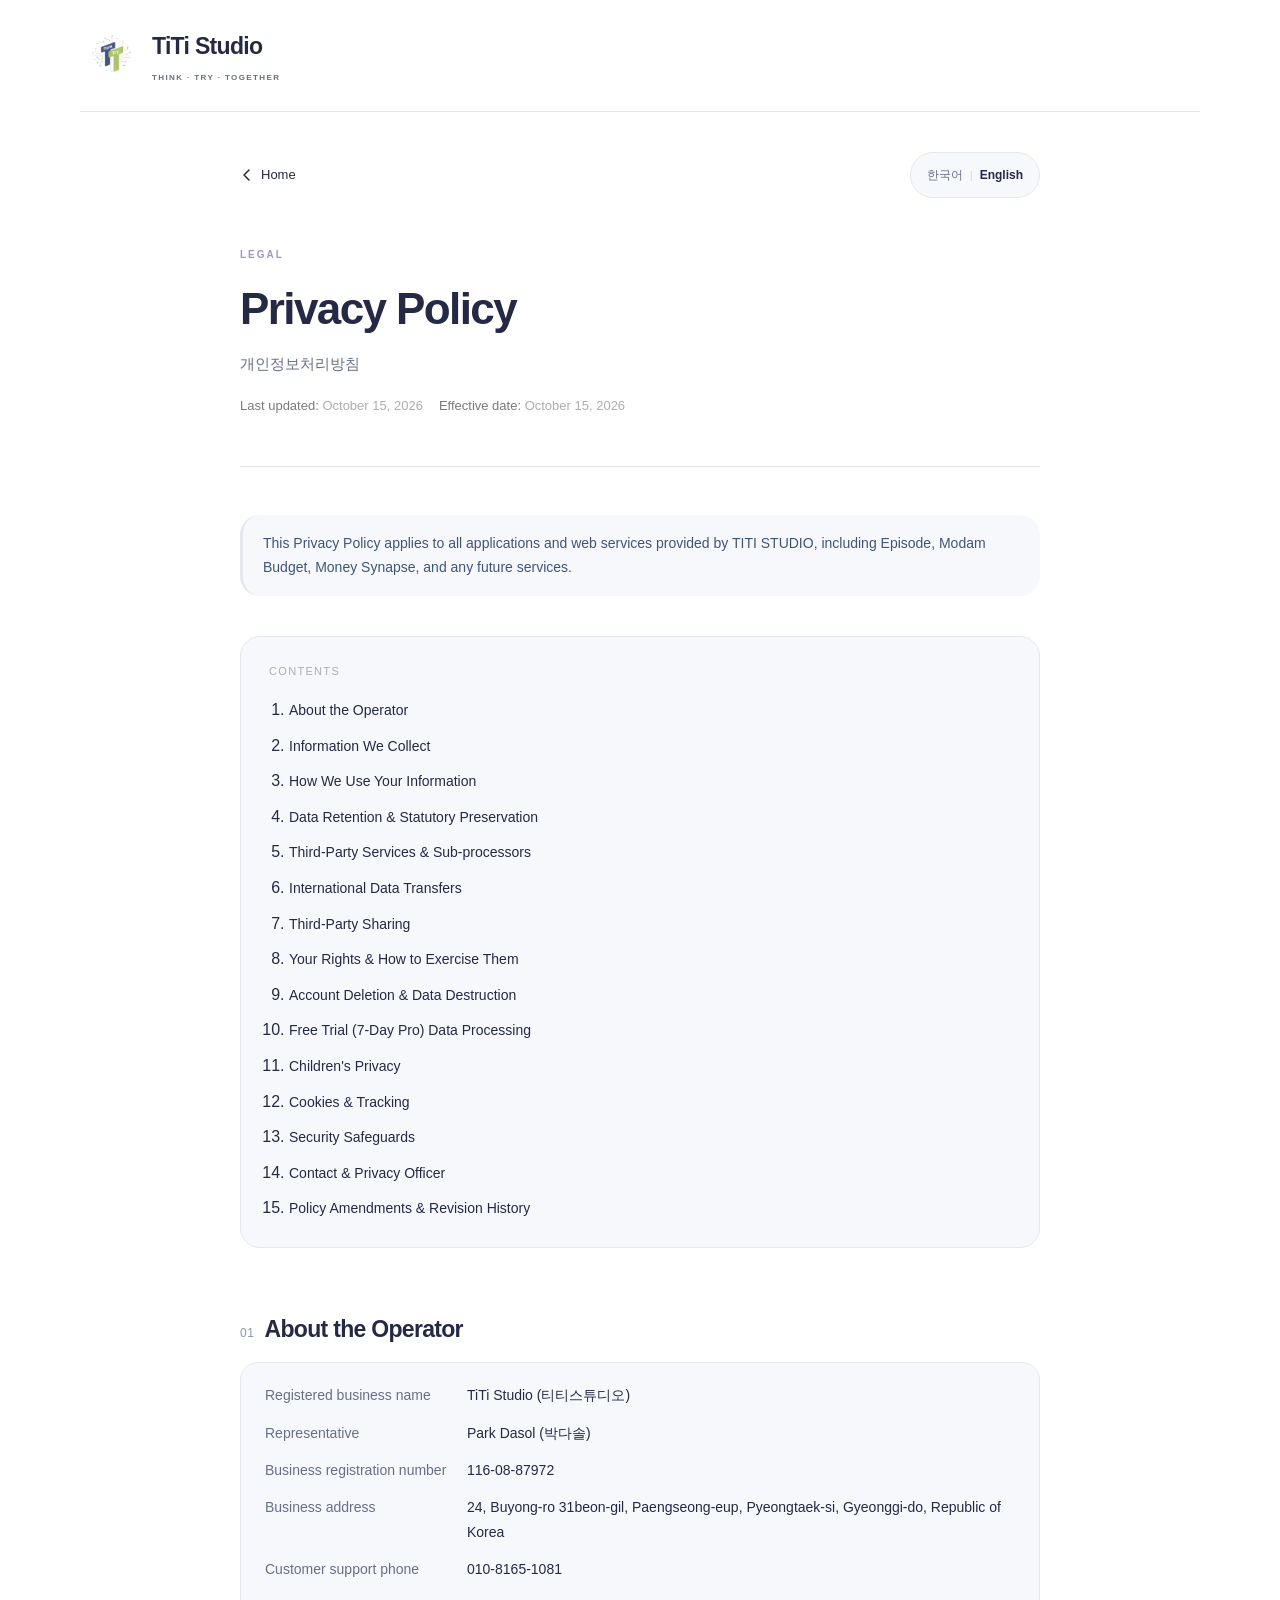
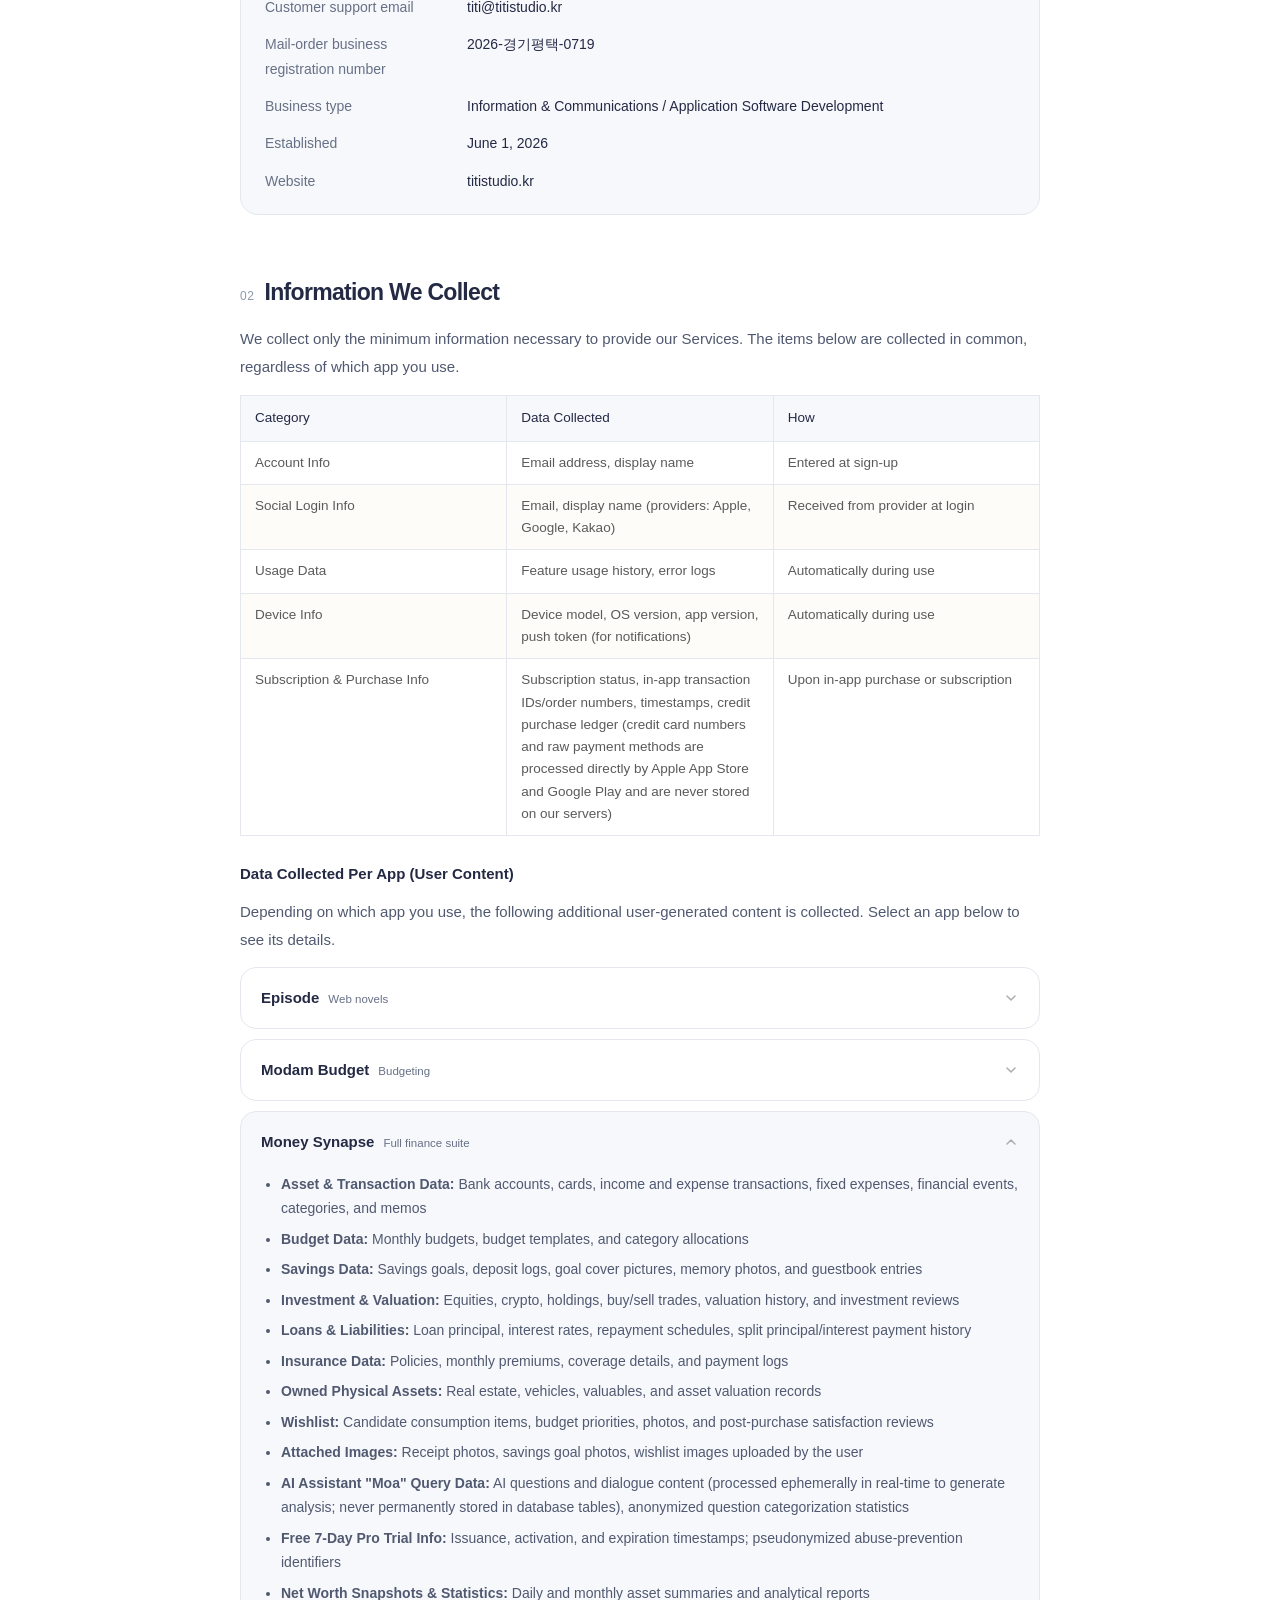
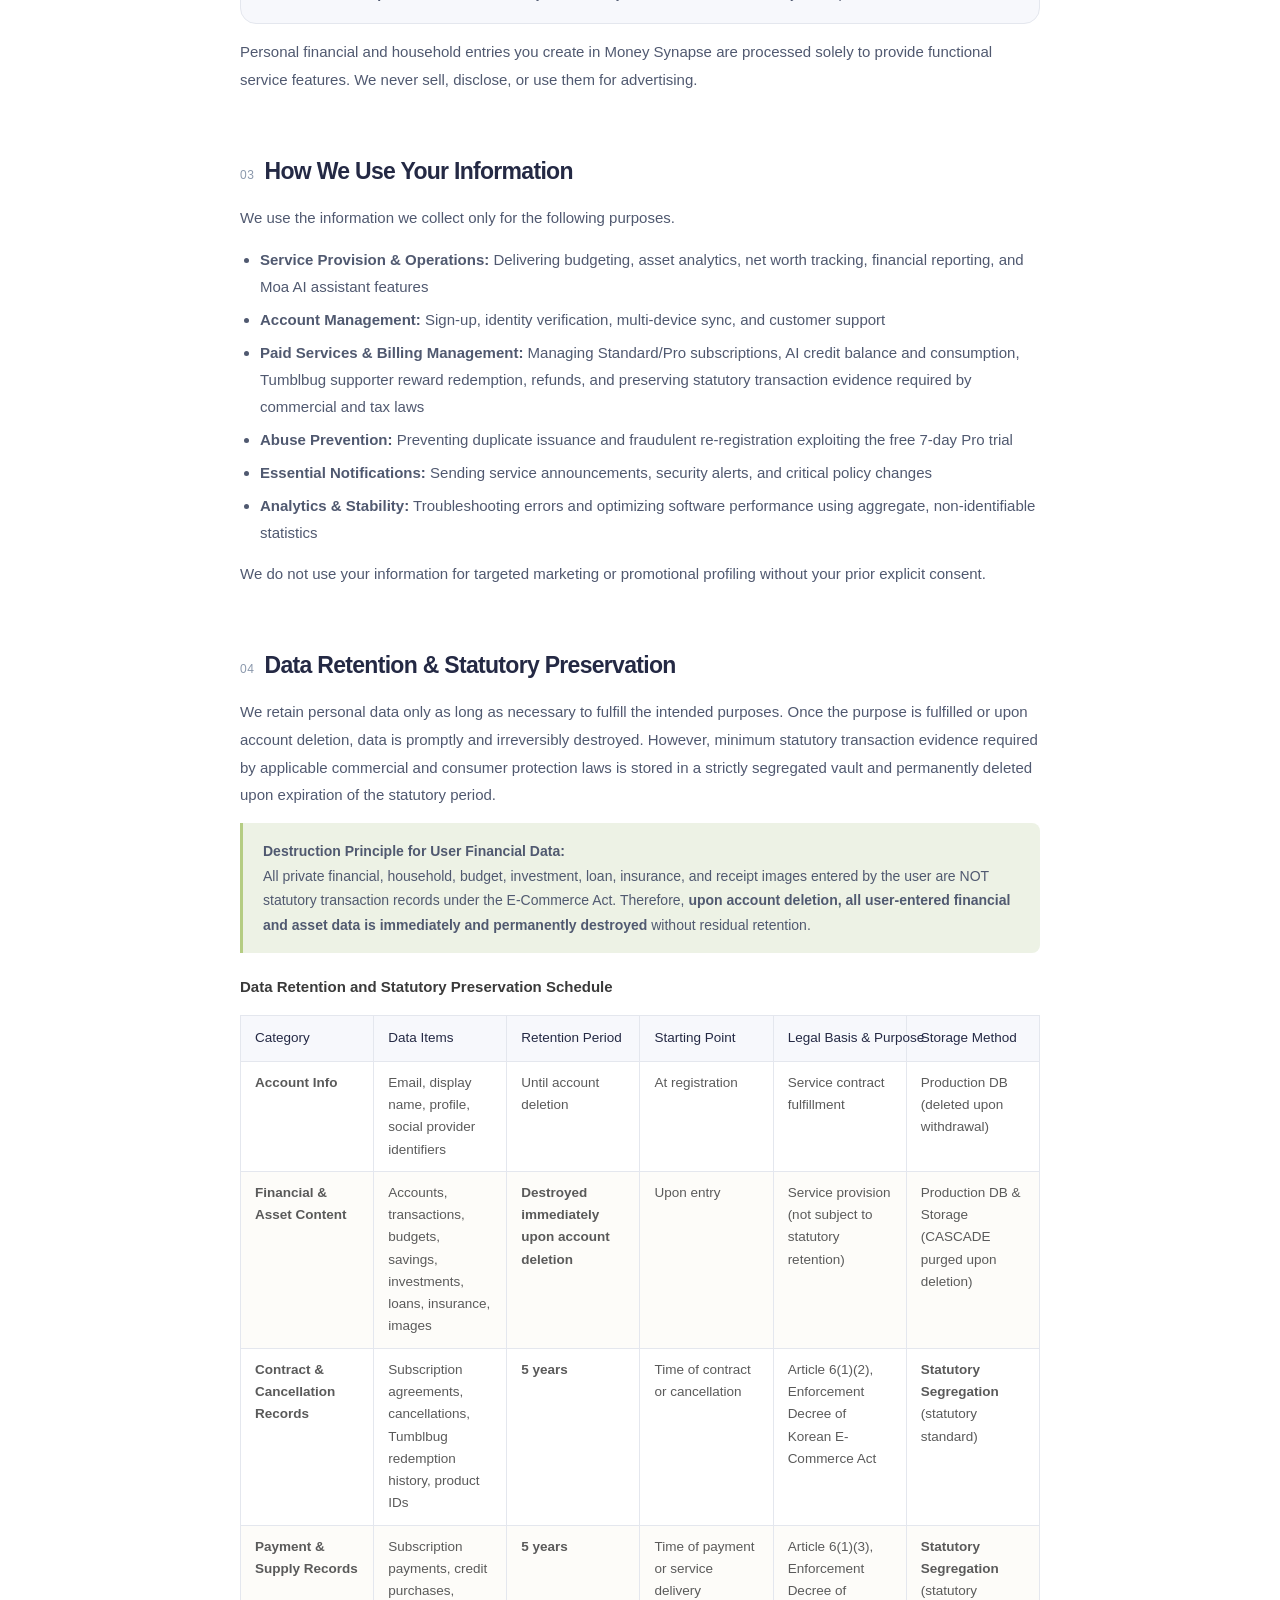
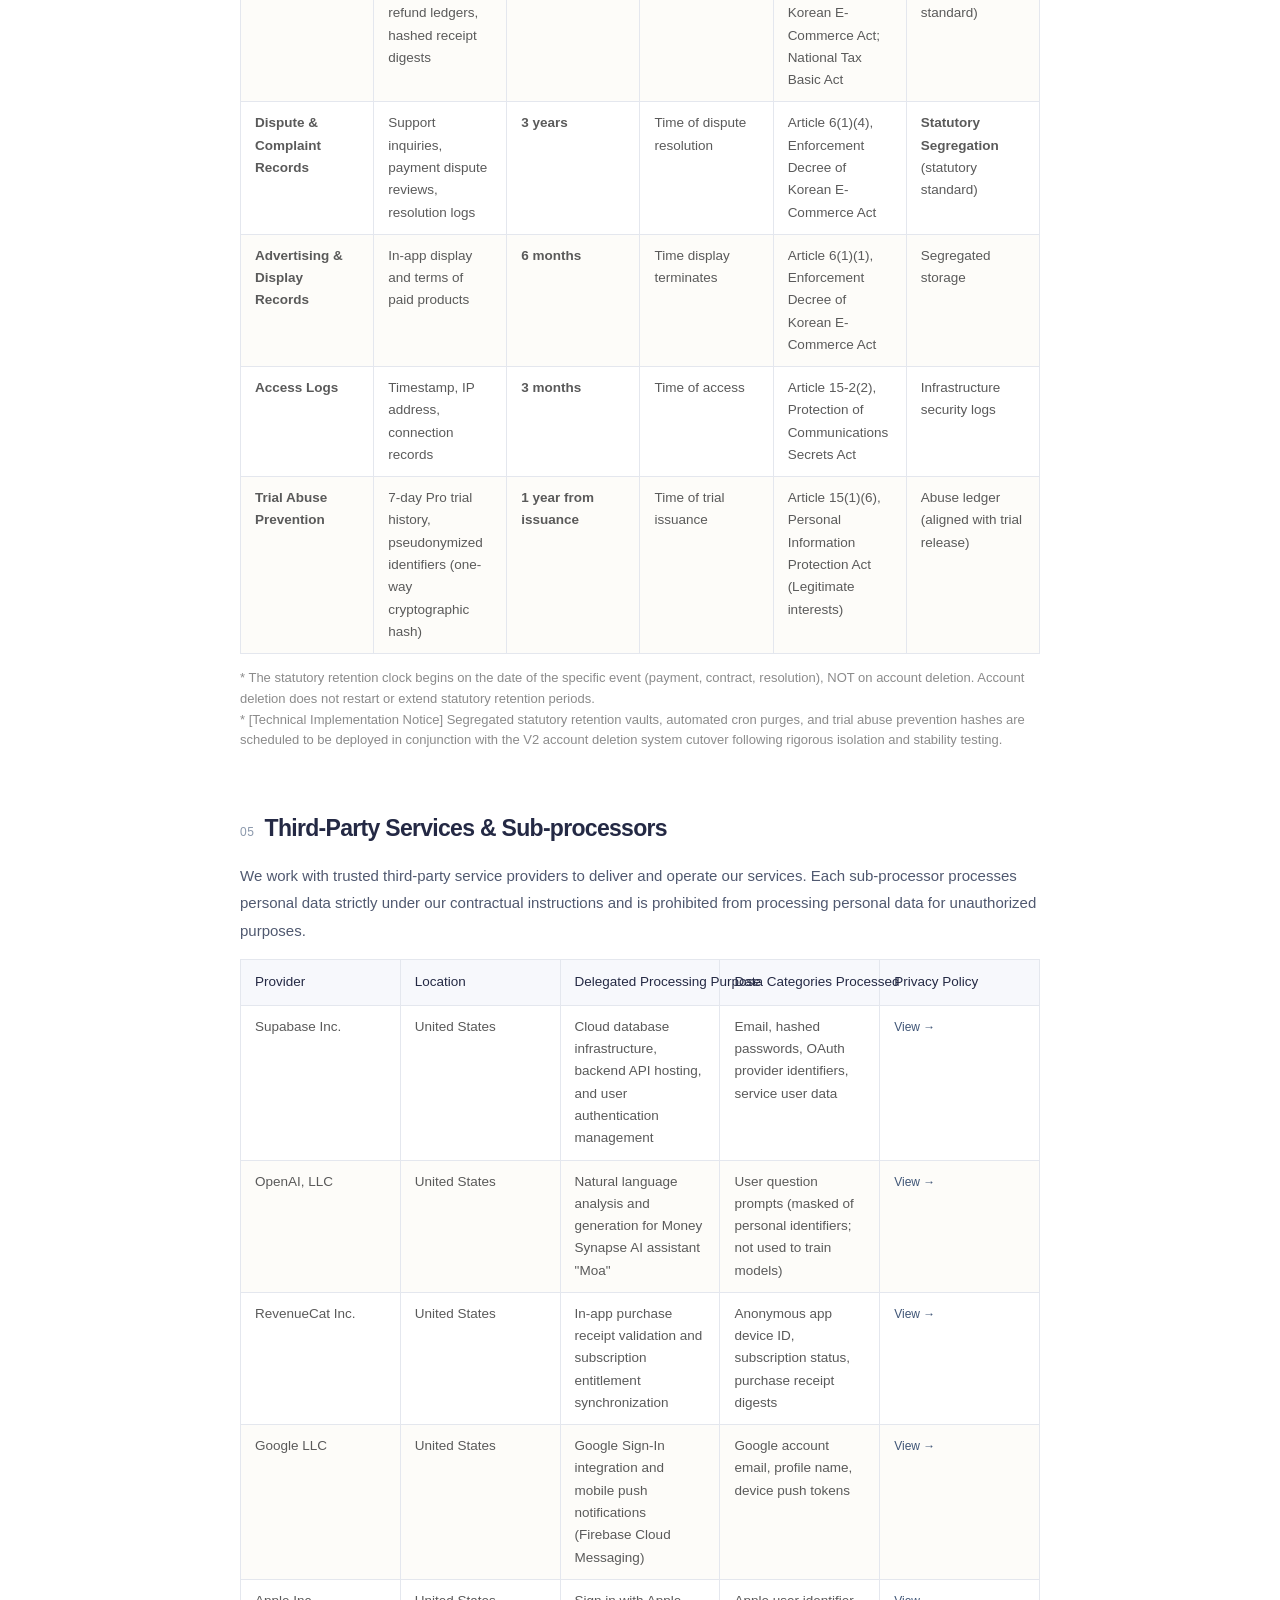
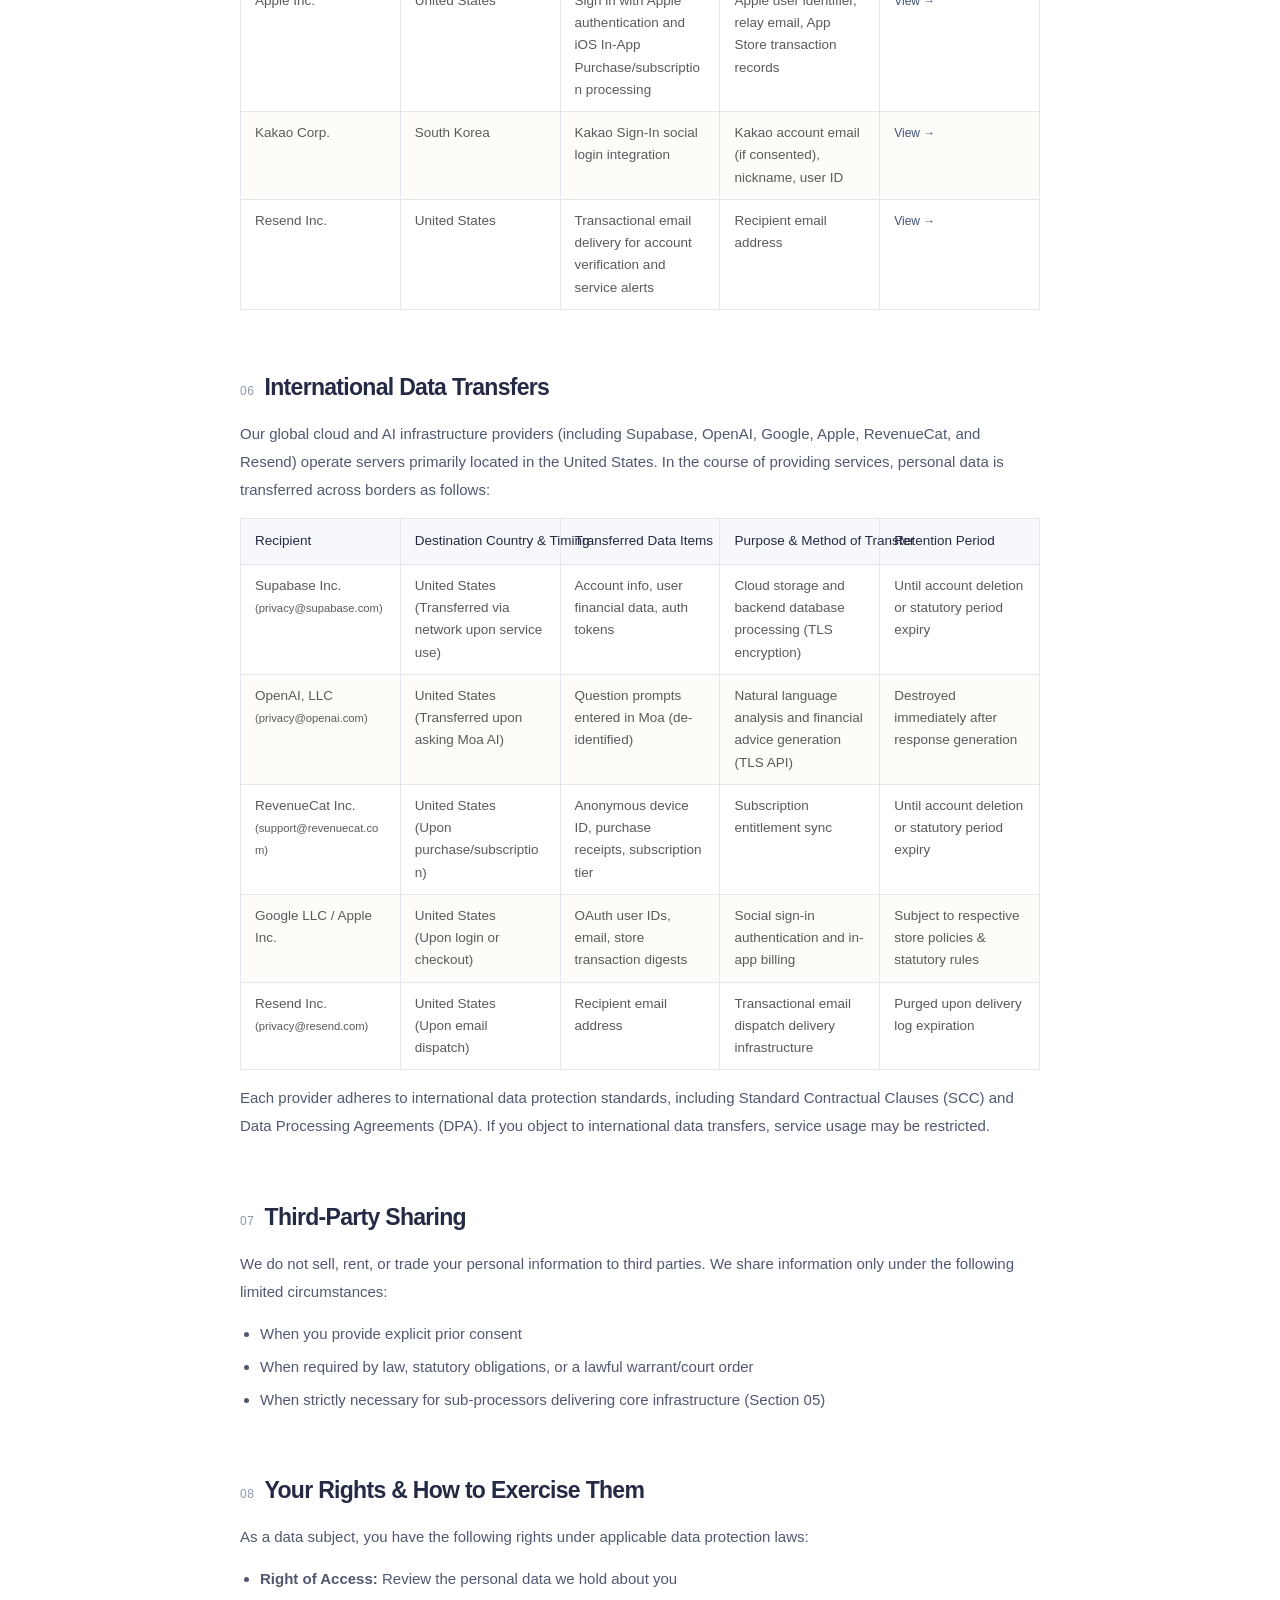
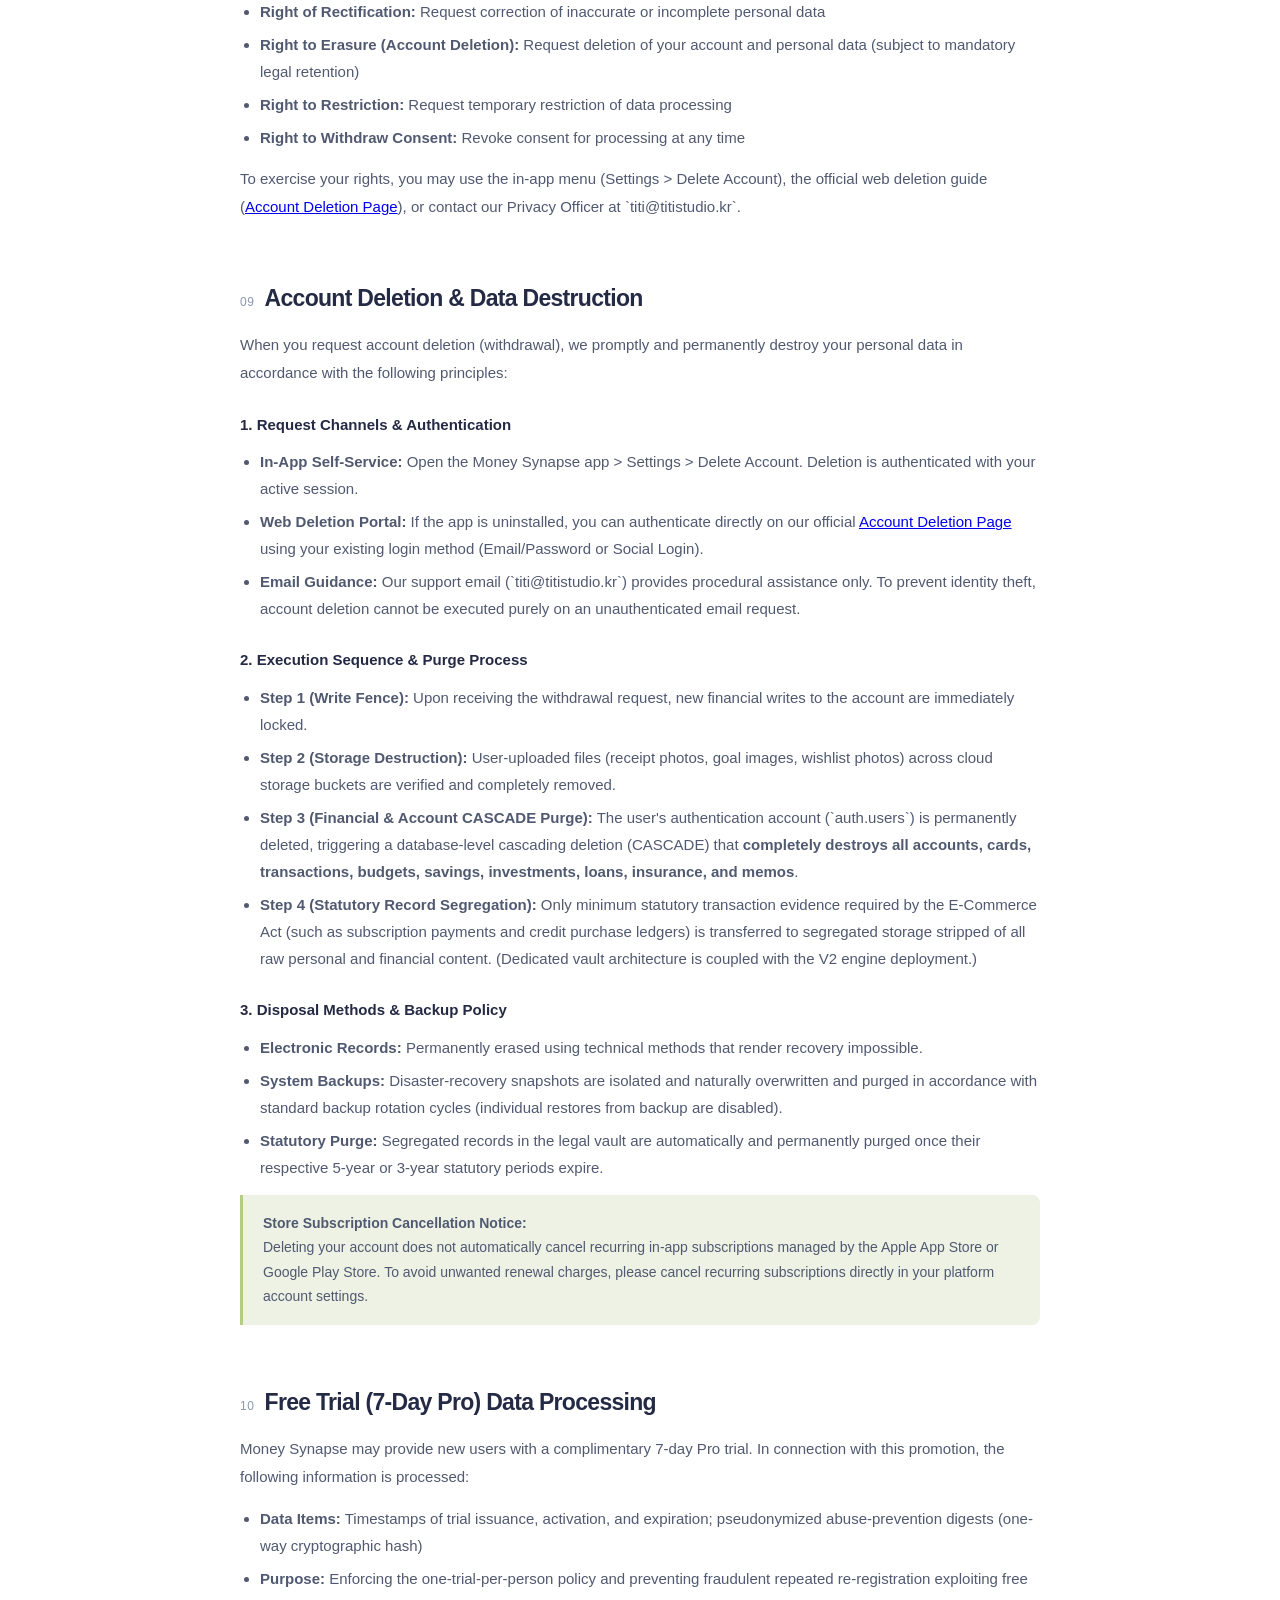
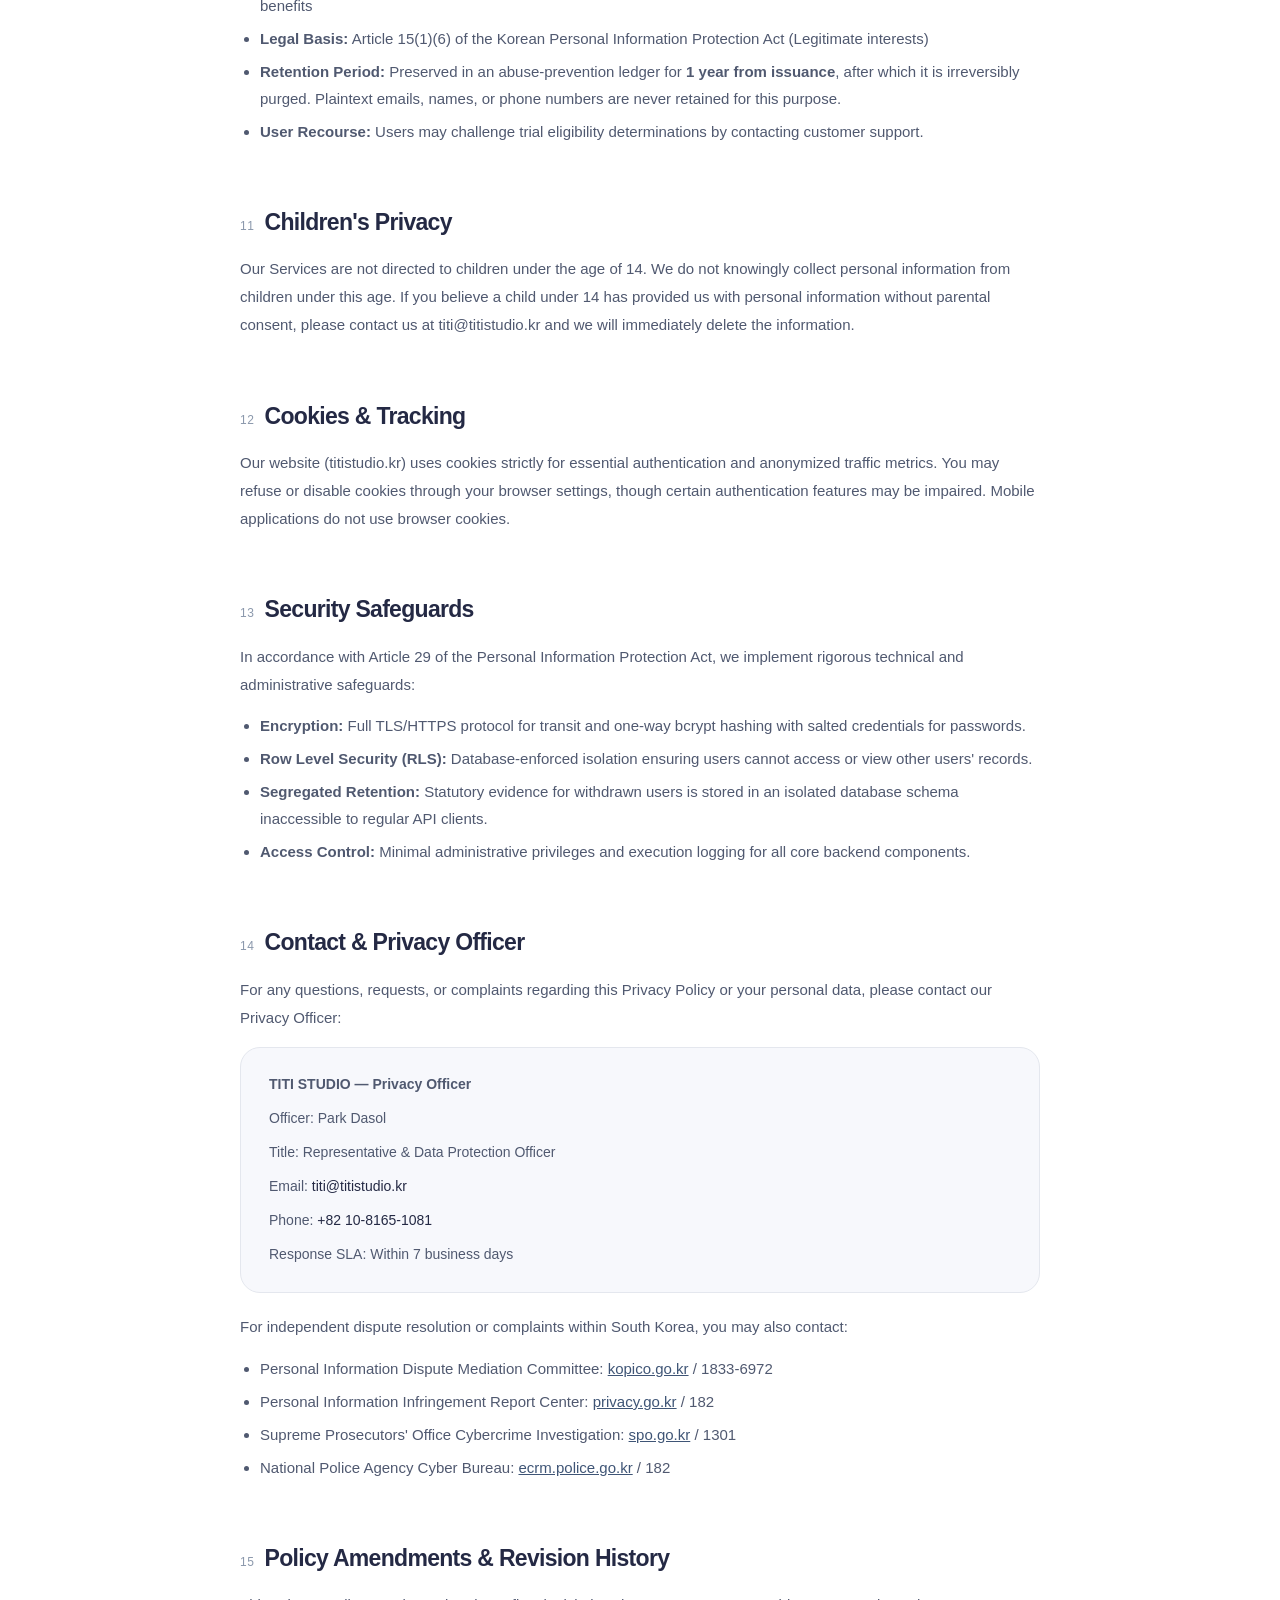
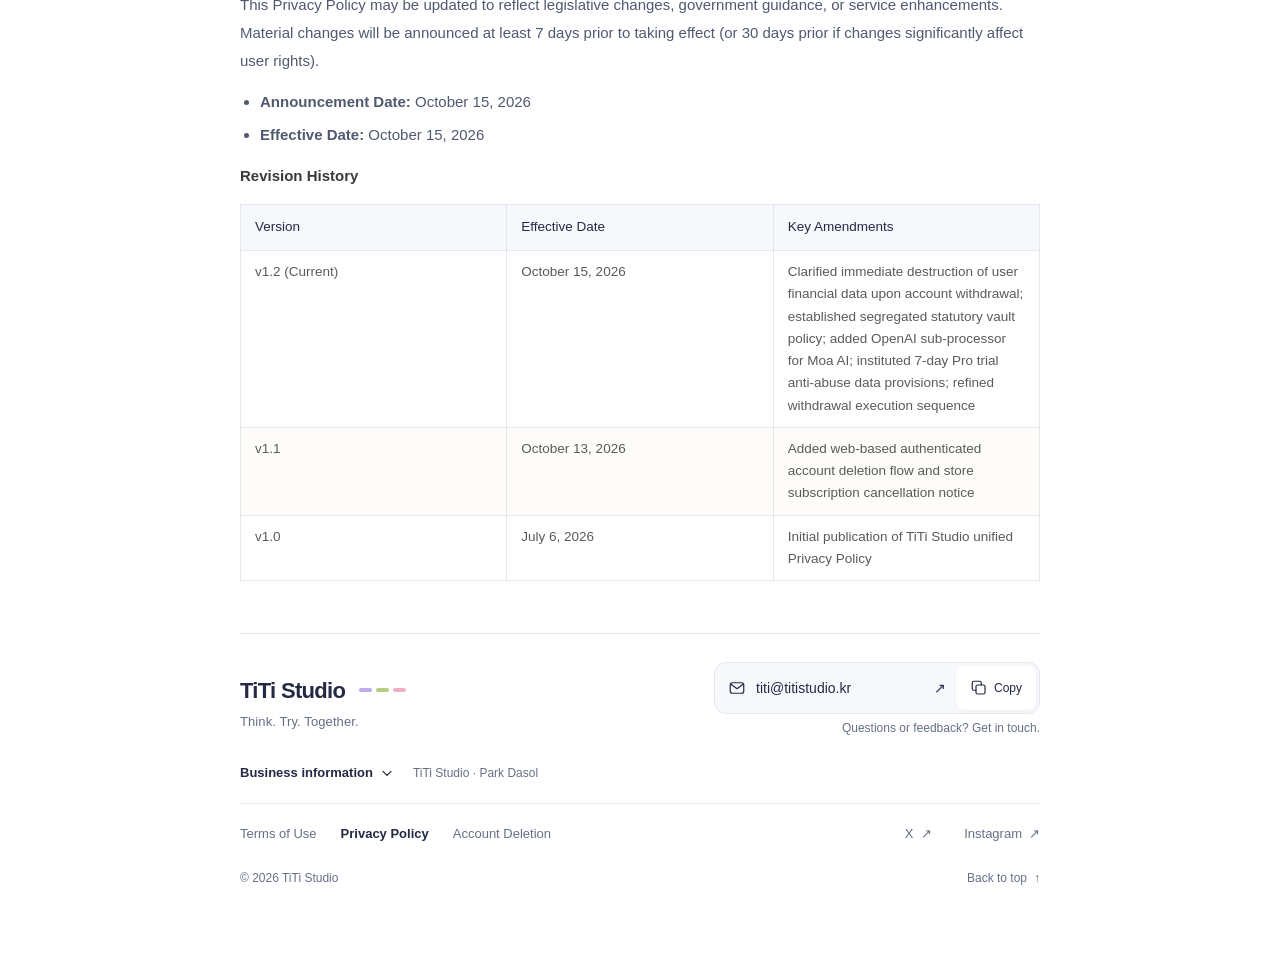
<file: privacy/en.html>
<!DOCTYPE html>
<html lang="en">
<head>
  <meta charset="utf-8">
  <meta name="viewport" content="width=device-width, initial-scale=1">
  <title>Privacy Policy — TiTi Studio</title>
  <meta name="description" content="Privacy Policy for all TiTi Studio apps and services including Episode, Modam Budget, Money Synapse.">
  <style>
    *, *::before, *::after { box-sizing: border-box; }
    html { scroll-behavior: smooth; }
    body { margin: 0; background: #FEFCF8; color: #2D2D2D; font-family: var(--gs-font); -webkit-font-smoothing: antialiased; line-height: 1.8; }
    .page-wrap { max-width: 720px; margin: 0 auto; padding: 80px 40px 120px; }
    .top-bar { display: flex; align-items: center; justify-content: space-between; margin-bottom: 56px; flex-wrap: wrap; gap: 12px; }
    .back-btn { display: inline-flex; align-items: center; gap: 7px; text-decoration: none; font-size: 13px; font-weight: 500; color: #7A7A7A; transition: color 0.18s; }
    .back-btn:hover { color: #3F5576; }
    .lang-switch { display: flex; align-items: center; }
    .lang-a { font-size: 12px; color: #ADADAD; text-decoration: none; transition: color 0.18s; padding: 2px 0; }
    .lang-a:hover { color: #3F5576; }
    .lang-a.active { font-weight: 600; color: #3F5576; }
    .lang-sep { color: #D8D3C4; font-size: 11px; padding: 0 7px; user-select: none; }
    .doc-label { font-size: 11px; font-weight: 500; letter-spacing: 0.18em; text-transform: uppercase; color: #3F5576; opacity: 0.75; margin-bottom: 14px; }
    .doc-title { font-family: var(--gs-font); font-size: clamp(32px, 5vw, 48px); font-weight: 500; letter-spacing: -0.025em; color: #1E1E1E; line-height: 1.15; margin: 0 0 12px; }
    .doc-subtitle { font-size: 15px; color: #7A7A7A; margin: 0 0 16px; }
    .doc-meta { display: flex; flex-wrap: wrap; gap: 16px; margin-bottom: 48px; }
    .doc-meta span { font-size: 13px; color: #ADADAD; }
    .doc-meta strong { font-weight: 500; color: #7A7A7A; }
    hr { border: none; border-top: 1px solid #E5E0D5; margin: 0 0 48px; }
    .notice { background: #EDF1F7; border-left: 3px solid #3F5576; border-radius: 0 8px 8px 0; padding: 16px 20px; margin-bottom: 40px; }
    .notice p { font-size: 14px; color: #3F5576; font-weight: 500; margin: 0; line-height: 1.75; }
    .toc { background: white; border: 1px solid #E5E0D5; border-radius: 12px; padding: 24px 28px; margin-bottom: 56px; }
    .toc-title { font-size: 11px; font-weight: 500; letter-spacing: 0.12em; text-transform: uppercase; color: #ADADAD; margin: 0 0 14px; }
    .toc ol { margin: 0; padding-left: 20px; display: flex; flex-direction: column; gap: 6px; }
    .toc a { text-decoration: none; font-size: 14px; color: #5A5A5A; transition: color 0.18s; }
    .toc a:hover { color: #3F5576; }
    .s { margin-bottom: 52px; }
    .s h2 { font-family: var(--gs-font); font-size: 22px; font-weight: 500; color: #1E1E1E; margin: 0 0 16px; padding-top: 8px; display: flex; align-items: baseline; gap: 10px; }
    .n { font-size: 12px; font-weight: 500; color: #3F5576; opacity: 0.6; letter-spacing: 0.05em; flex-shrink: 0; }
    .s p { font-size: 15px; line-height: 1.85; color: #5A5A5A; margin: 0 0 14px; }
    .s p:last-child { margin-bottom: 0; }
    .s ul { margin: 0 0 14px; padding-left: 20px; display: flex; flex-direction: column; gap: 6px; }
    .s li { font-size: 15px; line-height: 1.8; color: #5A5A5A; }
    .s h3 { font-size: 15px; font-weight: 600; color: #3A3A3A; margin: 24px 0 10px; }
    table { width: 100%; border-collapse: collapse; margin: 14px 0; font-size: 13.5px; }
    th { background: #F4F1EC; font-weight: 500; color: #3A3A3A; padding: 10px 14px; text-align: left; border: 1px solid #E5E0D5; white-space: nowrap; }
    td { padding: 10px 14px; border: 1px solid #E5E0D5; color: #5A5A5A; vertical-align: top; line-height: 1.65; }
    tr:nth-child(even) td { background: #FDFCF9; }
    td a { color: #3F5576; text-decoration: none; font-size: 12px; }
    td a:hover { text-decoration: underline; }
    .green-box { background: #EDF5E8; border-left: 3px solid #8FAF6A; border-radius: 0 8px 8px 0; padding: 16px 20px; margin: 14px 0; }
    .green-box p { font-size: 14px; color: #5A7A40; font-weight: 500; margin: 0; line-height: 1.75; }
    .cbox { background: white; border: 1px solid #E5E0D5; border-radius: 12px; padding: 24px 28px; margin-top: 16px; }
    .cbox p { font-size: 14px; color: #7A7A7A; margin: 0 0 8px; }
    .cbox p:last-child { margin-bottom: 0; }
    .cbox a { color: #3F5576; text-decoration: none; font-weight: 500; }
    .cbox a:hover { text-decoration: underline; }
    .op-table td:first-child { font-weight: 500; color: #3A3A3A; white-space: nowrap; width: 36%; }
    .app-acc { background: white; border: 1px solid #E5E0D5; border-radius: 12px; margin-bottom: 10px; overflow: hidden; }
    .app-acc summary { list-style: none; cursor: pointer; padding: 16px 20px; display: flex; align-items: center; justify-content: space-between; gap: 12px; }
    .app-acc summary::-webkit-details-marker { display: none; }
    .app-acc summary:focus-visible { outline: 2px solid #3F5576; outline-offset: -2px; }
    .app-name-wrap { display: flex; align-items: baseline; gap: 9px; }
    .app-name { font-size: 15px; font-weight: 600; color: #1E1E1E; }
    .app-tag { font-size: 11.5px; color: #8B8B8B; font-weight: 400; }
    .chev { color: #ADADAD; flex-shrink: 0; transition: transform 0.2s ease; }
    .app-acc[open] .chev { transform: rotate(180deg); }
    .acc-body { padding: 0 20px 18px; }
    .acc-body ul { margin: 0; padding-left: 20px; display: flex; flex-direction: column; gap: 6px; }
    .acc-body li { font-size: 14px; line-height: 1.75; color: #5A5A5A; }
    .doc-footer { border-top: 1px solid #E5E0D5; padding-top: 28px; margin-top: 80px; display: flex; align-items: center; justify-content: space-between; flex-wrap: wrap; gap: 10px; }
    .doc-footer a { text-decoration: none; font-size: 13px; color: #ADADAD; transition: color 0.18s; display: flex; align-items: center; gap: 5px; }
    .doc-footer a:hover { color: #3F5576; }
    .brand { font-family: var(--gs-font); font-size: 14px; font-style: italic; color: #8FAF6A; opacity: 0.85; }
    @media (max-width: 600px) {
      .page-wrap { padding: 60px 20px 100px; }
      .toc, .cbox { padding: 20px; }
      table { font-size: 12.5px; }
      th, td { padding: 8px 10px; }
      .op-table td:first-child { width: auto; white-space: normal; }
    }
  </style>
  <link rel="stylesheet" href="../theme.css">
  <link rel="stylesheet" href="../legal.css">
  <link rel="stylesheet" href="../footer.css?v=20261013-4">
  <script src="../footer.js?v=20261013-4" defer></script>
</head>
<body>
<header class="legal-header" id="page-top" tabindex="-1"><a href="../index.html"><img src="../assets/titi-studio-original.png" alt=""><span>TiTi Studio<small>THINK · TRY · TOGETHER</small></span></a></header>
<div class="page-wrap">

  <div class="top-bar">
    <a href="../index.html" class="back-btn">
      <svg width="14" height="14" viewBox="0 0 14 14" fill="none"><path d="M9 2L4 7l5 5" stroke="currentColor" stroke-width="1.5" stroke-linecap="round" stroke-linejoin="round"></path></svg>
      Home
    </a>
    <div class="lang-switch">
      <a href="ko.html" class="lang-a">한국어</a>
      <span class="lang-sep">|</span>
      <span class="lang-a active">English</span>
    </div>
  </div>

  <p class="doc-label">Legal</p>
  <h1 class="doc-title">Privacy Policy</h1>
  <p class="doc-subtitle">개인정보처리방침</p>
  <div class="doc-meta">
    <span><strong>Last updated:</strong> October 15, 2026</span>
    <span><strong>Effective date:</strong> October 15, 2026</span>
  </div>
  <hr>

  <div class="notice">
    <p>This Privacy Policy applies to all applications and web services provided by TITI STUDIO, including Episode, Modam Budget, Money Synapse, and any future services.</p>
  </div>

  <nav class="toc">
    <p class="toc-title">Contents</p>
    <ol>
      <li><a href="#p1">About the Operator</a></li>
      <li><a href="#p2">Information We Collect</a></li>
      <li><a href="#p3">How We Use Your Information</a></li>
      <li><a href="#p4">Data Retention &amp; Statutory Preservation</a></li>
      <li><a href="#p5">Third-Party Services &amp; Sub-processors</a></li>
      <li><a href="#p6">International Data Transfers</a></li>
      <li><a href="#p7">Third-Party Sharing</a></li>
      <li><a href="#p8">Your Rights &amp; How to Exercise Them</a></li>
      <li><a href="#p9">Account Deletion &amp; Data Destruction</a></li>
      <li><a href="#p10">Free Trial (7-Day Pro) Data Processing</a></li>
      <li><a href="#p11">Children's Privacy</a></li>
      <li><a href="#p12">Cookies &amp; Tracking</a></li>
      <li><a href="#p13">Security Safeguards</a></li>
      <li><a href="#p14">Contact &amp; Privacy Officer</a></li>
      <li><a href="#p15">Policy Amendments &amp; Revision History</a></li>
    </ol>
  </nav>

  <!-- 01 -->
  <div id="p1" class="s">
    <h2><span class="n">01</span>About the Operator</h2>
    <dl class="business-details"><div><dt>Registered business name</dt><dd>TiTi Studio (티티스튜디오)</dd></div><div><dt>Representative</dt><dd>Park Dasol (박다솔)</dd></div><div><dt>Business registration number</dt><dd>116-08-87972</dd></div><div><dt>Business address</dt><dd>24, Buyong-ro 31beon-gil, Paengseong-eup, Pyeongtaek-si, Gyeonggi-do, Republic of Korea</dd></div><div><dt>Customer support phone</dt><dd><a href="tel:+821081651081">010-8165-1081</a></dd></div><div><dt>Customer support email</dt><dd><a href="mailto:titi@titistudio.kr">titi@titistudio.kr</a></dd></div><div><dt>Mail-order business registration number</dt><dd>2026-경기평택-0719</dd></div><div><dt>Business type</dt><dd>Information &amp; Communications / Application Software Development</dd></div><div><dt>Established</dt><dd>June 1, 2026</dd></div><div><dt>Website</dt><dd><a href="https://titistudio.kr">titistudio.kr</a></dd></div></dl>
  </div>

  <!-- 02 -->
  <div id="p2" class="s">
    <h2><span class="n">02</span>Information We Collect</h2>
    <p>We collect only the minimum information necessary to provide our Services. The items below are collected in common, regardless of which app you use.</p>
    <table>
      <thead><tr><th>Category</th><th>Data Collected</th><th>How</th></tr></thead>
      <tbody>
        <tr><td>Account Info</td><td>Email address, display name</td><td>Entered at sign-up</td></tr>
        <tr><td>Social Login Info</td><td>Email, display name (providers: Apple, Google, Kakao)</td><td>Received from provider at login</td></tr>
        <tr><td>Usage Data</td><td>Feature usage history, error logs</td><td>Automatically during use</td></tr>
        <tr><td>Device Info</td><td>Device model, OS version, app version, push token (for notifications)</td><td>Automatically during use</td></tr>
        <tr><td>Subscription &amp; Purchase Info</td><td>Subscription status, in-app transaction IDs/order numbers, timestamps, credit purchase ledger (credit card numbers and raw payment methods are processed directly by Apple App Store and Google Play and are never stored on our servers)</td><td>Upon in-app purchase or subscription</td></tr>
      </tbody>
    </table>

    <h3>Data Collected Per App (User Content)</h3>
    <p>Depending on which app you use, the following additional user-generated content is collected. Select an app below to see its details.</p>

    <details class="app-acc">
      <summary>
        <span class="app-name-wrap"><span class="app-name">Episode</span><span class="app-tag">Web novels</span></span>
        <svg class="chev" width="16" height="16" viewBox="0 0 16 16" fill="none"><path d="M4 6l4 4 4-4" stroke="currentColor" stroke-width="1.5" stroke-linecap="round" stroke-linejoin="round"/></svg>
      </summary>
      <div class="acc-body">
        <ul>
          <li>Reading history for web novels</li>
          <li>Emotion analysis results and statistics</li>
          <li>User settings</li>
        </ul>
      </div>
    </details>

    <details class="app-acc">
      <summary>
        <span class="app-name-wrap"><span class="app-name">Modam Budget</span><span class="app-tag">Budgeting</span></span>
        <svg class="chev" width="16" height="16" viewBox="0 0 16 16" fill="none"><path d="M4 6l4 4 4-4" stroke="currentColor" stroke-width="1.5" stroke-linecap="round" stroke-linejoin="round"/></svg>
      </summary>
      <div class="acc-body">
        <ul>
          <li>Income and expense records</li>
          <li>Wish list (items you want to buy)</li>
          <li>Savings goals and savings records</li>
          <li>Statistics and analytics data</li>
        </ul>
      </div>
    </details>

    <details class="app-acc" open>
      <summary>
        <span class="app-name-wrap"><span class="app-name">Money Synapse</span><span class="app-tag">Full finance suite</span></span>
        <svg class="chev" width="16" height="16" viewBox="0 0 16 16" fill="none"><path d="M4 6l4 4 4-4" stroke="currentColor" stroke-width="1.5" stroke-linecap="round" stroke-linejoin="round"/></svg>
      </summary>
      <div class="acc-body">
        <ul>
          <li><strong>Asset &amp; Transaction Data:</strong> Bank accounts, cards, income and expense transactions, fixed expenses, financial events, categories, and memos</li>
          <li><strong>Budget Data:</strong> Monthly budgets, budget templates, and category allocations</li>
          <li><strong>Savings Data:</strong> Savings goals, deposit logs, goal cover pictures, memory photos, and guestbook entries</li>
          <li><strong>Investment &amp; Valuation:</strong> Equities, crypto, holdings, buy/sell trades, valuation history, and investment reviews</li>
          <li><strong>Loans &amp; Liabilities:</strong> Loan principal, interest rates, repayment schedules, split principal/interest payment history</li>
          <li><strong>Insurance Data:</strong> Policies, monthly premiums, coverage details, and payment logs</li>
          <li><strong>Owned Physical Assets:</strong> Real estate, vehicles, valuables, and asset valuation records</li>
          <li><strong>Wishlist:</strong> Candidate consumption items, budget priorities, photos, and post-purchase satisfaction reviews</li>
          <li><strong>Attached Images:</strong> Receipt photos, savings goal photos, wishlist images uploaded by the user</li>
          <li><strong>AI Assistant "Moa" Query Data:</strong> AI questions and dialogue content (processed ephemerally in real-time to generate analysis; never permanently stored in database tables), anonymized question categorization statistics</li>
          <li><strong>Free 7-Day Pro Trial Info:</strong> Issuance, activation, and expiration timestamps; pseudonymized abuse-prevention identifiers</li>
          <li><strong>Net Worth Snapshots &amp; Statistics:</strong> Daily and monthly asset summaries and analytical reports</li>
        </ul>
      </div>
    </details>

    <p style="margin-top:14px;">Personal financial and household entries you create in Money Synapse are processed solely to provide functional service features. We never sell, disclose, or use them for advertising.</p>
  </div>

  <!-- 03 -->
  <div id="p3" class="s">
    <h2><span class="n">03</span>How We Use Your Information</h2>
    <p>We use the information we collect only for the following purposes.</p>
    <ul>
      <li><strong>Service Provision &amp; Operations:</strong> Delivering budgeting, asset analytics, net worth tracking, financial reporting, and Moa AI assistant features</li>
      <li><strong>Account Management:</strong> Sign-up, identity verification, multi-device sync, and customer support</li>
      <li><strong>Paid Services &amp; Billing Management:</strong> Managing Standard/Pro subscriptions, AI credit balance and consumption, Tumblbug supporter reward redemption, refunds, and preserving statutory transaction evidence required by commercial and tax laws</li>
      <li><strong>Abuse Prevention:</strong> Preventing duplicate issuance and fraudulent re-registration exploiting the free 7-day Pro trial</li>
      <li><strong>Essential Notifications:</strong> Sending service announcements, security alerts, and critical policy changes</li>
      <li><strong>Analytics &amp; Stability:</strong> Troubleshooting errors and optimizing software performance using aggregate, non-identifiable statistics</li>
    </ul>
    <p>We do not use your information for targeted marketing or promotional profiling without your prior explicit consent.</p>
  </div>

  <!-- 04 -->
  <div id="p4" class="s">
    <h2><span class="n">04</span>Data Retention &amp; Statutory Preservation</h2>
    <p>We retain personal data only as long as necessary to fulfill the intended purposes. Once the purpose is fulfilled or upon account deletion, data is promptly and irreversibly destroyed. However, minimum statutory transaction evidence required by applicable commercial and consumer protection laws is stored in a strictly segregated vault and permanently deleted upon expiration of the statutory period.</p>

    <div class="green-box">
      <p><strong>Destruction Principle for User Financial Data:</strong><br>All private financial, household, budget, investment, loan, insurance, and receipt images entered by the user are NOT statutory transaction records under the E-Commerce Act. Therefore, <strong>upon account deletion, all user-entered financial and asset data is immediately and permanently destroyed</strong> without residual retention.</p>
    </div>

    <p style="margin-top:20px; font-weight:600; color:#3A3A3A;">Data Retention and Statutory Preservation Schedule</p>
    <table>
      <thead>
        <tr>
          <th>Category</th>
          <th>Data Items</th>
          <th>Retention Period</th>
          <th>Starting Point</th>
          <th>Legal Basis &amp; Purpose</th>
          <th>Storage Method</th>
        </tr>
      </thead>
      <tbody>
        <tr>
          <td><strong>Account Info</strong></td>
          <td>Email, display name, profile, social provider identifiers</td>
          <td>Until account deletion</td>
          <td>At registration</td>
          <td>Service contract fulfillment</td>
          <td>Production DB (deleted upon withdrawal)</td>
        </tr>
        <tr>
          <td><strong>Financial &amp; Asset Content</strong></td>
          <td>Accounts, transactions, budgets, savings, investments, loans, insurance, images</td>
          <td><strong>Destroyed immediately upon account deletion</strong></td>
          <td>Upon entry</td>
          <td>Service provision (not subject to statutory retention)</td>
          <td>Production DB &amp; Storage (CASCADE purged upon deletion)</td>
        </tr>
        <tr>
          <td><strong>Contract &amp; Cancellation Records</strong></td>
          <td>Subscription agreements, cancellations, Tumblbug redemption history, product IDs</td>
          <td><strong>5 years</strong></td>
          <td>Time of contract or cancellation</td>
          <td>Article 6(1)(2), Enforcement Decree of Korean E-Commerce Act</td>
          <td><strong>Statutory Segregation</strong> (statutory standard)</td>
        </tr>
        <tr>
          <td><strong>Payment &amp; Supply Records</strong></td>
          <td>Subscription payments, credit purchases, refund ledgers, hashed receipt digests</td>
          <td><strong>5 years</strong></td>
          <td>Time of payment or service delivery</td>
          <td>Article 6(1)(3), Enforcement Decree of Korean E-Commerce Act; National Tax Basic Act</td>
          <td><strong>Statutory Segregation</strong> (statutory standard)</td>
        </tr>
        <tr>
          <td><strong>Dispute &amp; Complaint Records</strong></td>
          <td>Support inquiries, payment dispute reviews, resolution logs</td>
          <td><strong>3 years</strong></td>
          <td>Time of dispute resolution</td>
          <td>Article 6(1)(4), Enforcement Decree of Korean E-Commerce Act</td>
          <td><strong>Statutory Segregation</strong> (statutory standard)</td>
        </tr>
        <tr>
          <td><strong>Advertising &amp; Display Records</strong></td>
          <td>In-app display and terms of paid products</td>
          <td><strong>6 months</strong></td>
          <td>Time display terminates</td>
          <td>Article 6(1)(1), Enforcement Decree of Korean E-Commerce Act</td>
          <td>Segregated storage</td>
        </tr>
        <tr>
          <td><strong>Access Logs</strong></td>
          <td>Timestamp, IP address, connection records</td>
          <td><strong>3 months</strong></td>
          <td>Time of access</td>
          <td>Article 15-2(2), Protection of Communications Secrets Act</td>
          <td>Infrastructure security logs</td>
        </tr>
        <tr>
          <td><strong>Trial Abuse Prevention</strong></td>
          <td>7-day Pro trial history, pseudonymized identifiers (one-way cryptographic hash)</td>
          <td><strong>1 year from issuance</strong></td>
          <td>Time of trial issuance</td>
          <td>Article 15(1)(6), Personal Information Protection Act (Legitimate interests)</td>
          <td>Abuse ledger (aligned with trial release)</td>
        </tr>
      </tbody>
    </table>
    <p style="font-size:13px; color:#8B8B8B; line-height:1.6;">* The statutory retention clock begins on the date of the specific event (payment, contract, resolution), NOT on account deletion. Account deletion does not restart or extend statutory retention periods.<br>* [Technical Implementation Notice] Segregated statutory retention vaults, automated cron purges, and trial abuse prevention hashes are scheduled to be deployed in conjunction with the V2 account deletion system cutover following rigorous isolation and stability testing.</p>
  </div>

  <!-- 05 -->
  <div id="p5" class="s">
    <h2><span class="n">05</span>Third-Party Services &amp; Sub-processors</h2>
    <p>We work with trusted third-party service providers to deliver and operate our services. Each sub-processor processes personal data strictly under our contractual instructions and is prohibited from processing personal data for unauthorized purposes.</p>
    <table>
      <thead><tr><th>Provider</th><th>Location</th><th>Delegated Processing Purpose</th><th>Data Categories Processed</th><th>Privacy Policy</th></tr></thead>
      <tbody>
        <tr>
          <td>Supabase Inc.</td>
          <td>United States</td>
          <td>Cloud database infrastructure, backend API hosting, and user authentication management</td>
          <td>Email, hashed passwords, OAuth provider identifiers, service user data</td>
          <td><a href="https://supabase.com/privacy" target="_blank" rel="noopener">View →</a></td>
        </tr>
        <tr>
          <td>OpenAI, LLC</td>
          <td>United States</td>
          <td>Natural language analysis and generation for Money Synapse AI assistant "Moa"</td>
          <td>User question prompts (masked of personal identifiers; not used to train models)</td>
          <td><a href="https://openai.com/policies/privacy-policy" target="_blank" rel="noopener">View →</a></td>
        </tr>
        <tr>
          <td>RevenueCat Inc.</td>
          <td>United States</td>
          <td>In-app purchase receipt validation and subscription entitlement synchronization</td>
          <td>Anonymous app device ID, subscription status, purchase receipt digests</td>
          <td><a href="https://www.revenuecat.com/privacy" target="_blank" rel="noopener">View →</a></td>
        </tr>
        <tr>
          <td>Google LLC</td>
          <td>United States</td>
          <td>Google Sign-In integration and mobile push notifications (Firebase Cloud Messaging)</td>
          <td>Google account email, profile name, device push tokens</td>
          <td><a href="https://policies.google.com/privacy" target="_blank" rel="noopener">View →</a></td>
        </tr>
        <tr>
          <td>Apple Inc.</td>
          <td>United States</td>
          <td>Sign in with Apple authentication and iOS In-App Purchase/subscription processing</td>
          <td>Apple user identifier, relay email, App Store transaction records</td>
          <td><a href="https://www.apple.com/legal/privacy/" target="_blank" rel="noopener">View →</a></td>
        </tr>
        <tr>
          <td>Kakao Corp.</td>
          <td>South Korea</td>
          <td>Kakao Sign-In social login integration</td>
          <td>Kakao account email (if consented), nickname, user ID</td>
          <td><a href="https://policy.kakao.com/privacy" target="_blank" rel="noopener">View →</a></td>
        </tr>
        <tr>
          <td>Resend Inc.</td>
          <td>United States</td>
          <td>Transactional email delivery for account verification and service alerts</td>
          <td>Recipient email address</td>
          <td><a href="https://resend.com/legal/privacy-policy" target="_blank" rel="noopener">View →</a></td>
        </tr>
      </tbody>
    </table>
  </div>

  <!-- 06 -->
  <div id="p6" class="s">
    <h2><span class="n">06</span>International Data Transfers</h2>
    <p>Our global cloud and AI infrastructure providers (including Supabase, OpenAI, Google, Apple, RevenueCat, and Resend) operate servers primarily located in the United States. In the course of providing services, personal data is transferred across borders as follows:</p>
    <table>
      <thead><tr><th>Recipient</th><th>Destination Country &amp; Timing</th><th>Transferred Data Items</th><th>Purpose &amp; Method of Transfer</th><th>Retention Period</th></tr></thead>
      <tbody>
        <tr>
          <td>Supabase Inc.<br><small>(privacy@supabase.com)</small></td>
          <td>United States<br>(Transferred via network upon service use)</td>
          <td>Account info, user financial data, auth tokens</td>
          <td>Cloud storage and backend database processing (TLS encryption)</td>
          <td>Until account deletion or statutory period expiry</td>
        </tr>
        <tr>
          <td>OpenAI, LLC<br><small>(privacy@openai.com)</small></td>
          <td>United States<br>(Transferred upon asking Moa AI)</td>
          <td>Question prompts entered in Moa (de-identified)</td>
          <td>Natural language analysis and financial advice generation (TLS API)</td>
          <td>Destroyed immediately after response generation</td>
        </tr>
        <tr>
          <td>RevenueCat Inc.<br><small>(support@revenuecat.com)</small></td>
          <td>United States<br>(Upon purchase/subscription)</td>
          <td>Anonymous device ID, purchase receipts, subscription tier</td>
          <td>Subscription entitlement sync</td>
          <td>Until account deletion or statutory period expiry</td>
        </tr>
        <tr>
          <td>Google LLC / Apple Inc.</td>
          <td>United States<br>(Upon login or checkout)</td>
          <td>OAuth user IDs, email, store transaction digests</td>
          <td>Social sign-in authentication and in-app billing</td>
          <td>Subject to respective store policies &amp; statutory rules</td>
        </tr>
        <tr>
          <td>Resend Inc.<br><small>(privacy@resend.com)</small></td>
          <td>United States<br>(Upon email dispatch)</td>
          <td>Recipient email address</td>
          <td>Transactional email dispatch delivery infrastructure</td>
          <td>Purged upon delivery log expiration</td>
        </tr>
      </tbody>
    </table>
    <p>Each provider adheres to international data protection standards, including Standard Contractual Clauses (SCC) and Data Processing Agreements (DPA). If you object to international data transfers, service usage may be restricted.</p>
  </div>

  <!-- 07 -->
  <div id="p7" class="s">
    <h2><span class="n">07</span>Third-Party Sharing</h2>
    <p>We do not sell, rent, or trade your personal information to third parties. We share information only under the following limited circumstances:</p>
    <ul>
      <li>When you provide explicit prior consent</li>
      <li>When required by law, statutory obligations, or a lawful warrant/court order</li>
      <li>When strictly necessary for sub-processors delivering core infrastructure (Section 05)</li>
    </ul>
  </div>

  <!-- 08 -->
  <div id="p8" class="s">
    <h2><span class="n">08</span>Your Rights &amp; How to Exercise Them</h2>
    <p>As a data subject, you have the following rights under applicable data protection laws:</p>
    <ul>
      <li><strong>Right of Access:</strong> Review the personal data we hold about you</li>
      <li><strong>Right of Rectification:</strong> Request correction of inaccurate or incomplete personal data</li>
      <li><strong>Right to Erasure (Account Deletion):</strong> Request deletion of your account and personal data (subject to mandatory legal retention)</li>
      <li><strong>Right to Restriction:</strong> Request temporary restriction of data processing</li>
      <li><strong>Right to Withdraw Consent:</strong> Revoke consent for processing at any time</li>
    </ul>
    <p>To exercise your rights, you may use the in-app menu (Settings &gt; Delete Account), the official web deletion guide (<a href="../delete-account/en.html" target="_blank" rel="noopener">Account Deletion Page</a>), or contact our Privacy Officer at `titi@titistudio.kr`.</p>
  </div>

  <!-- 09 -->
  <div id="p9" class="s">
    <h2><span class="n">09</span>Account Deletion &amp; Data Destruction</h2>
    <p>When you request account deletion (withdrawal), we promptly and permanently destroy your personal data in accordance with the following principles:</p>

    <h3>1. Request Channels &amp; Authentication</h3>
    <ul>
      <li><strong>In-App Self-Service:</strong> Open the Money Synapse app &gt; Settings &gt; Delete Account. Deletion is authenticated with your active session.</li>
      <li><strong>Web Deletion Portal:</strong> If the app is uninstalled, you can authenticate directly on our official <a href="../delete-account/en.html" target="_blank" rel="noopener">Account Deletion Page</a> using your existing login method (Email/Password or Social Login).</li>
      <li><strong>Email Guidance:</strong> Our support email (`titi@titistudio.kr`) provides procedural assistance only. To prevent identity theft, account deletion cannot be executed purely on an unauthenticated email request.</li>
    </ul>

    <h3>2. Execution Sequence &amp; Purge Process</h3>
    <ul>
      <li><strong>Step 1 (Write Fence):</strong> Upon receiving the withdrawal request, new financial writes to the account are immediately locked.</li>
      <li><strong>Step 2 (Storage Destruction):</strong> User-uploaded files (receipt photos, goal images, wishlist photos) across cloud storage buckets are verified and completely removed.</li>
      <li><strong>Step 3 (Financial &amp; Account CASCADE Purge):</strong> The user's authentication account (`auth.users`) is permanently deleted, triggering a database-level cascading deletion (CASCADE) that <strong>completely destroys all accounts, cards, transactions, budgets, savings, investments, loans, insurance, and memos</strong>.</li>
      <li><strong>Step 4 (Statutory Record Segregation):</strong> Only minimum statutory transaction evidence required by the E-Commerce Act (such as subscription payments and credit purchase ledgers) is transferred to segregated storage stripped of all raw personal and financial content. (Dedicated vault architecture is coupled with the V2 engine deployment.)</li>
    </ul>

    <h3>3. Disposal Methods &amp; Backup Policy</h3>
    <ul>
      <li><strong>Electronic Records:</strong> Permanently erased using technical methods that render recovery impossible.</li>
      <li><strong>System Backups:</strong> Disaster-recovery snapshots are isolated and naturally overwritten and purged in accordance with standard backup rotation cycles (individual restores from backup are disabled).</li>
      <li><strong>Statutory Purge:</strong> Segregated records in the legal vault are automatically and permanently purged once their respective 5-year or 3-year statutory periods expire.</li>
    </ul>

    <div class="green-box warn">
      <p><strong>Store Subscription Cancellation Notice:</strong><br>Deleting your account does not automatically cancel recurring in-app subscriptions managed by the Apple App Store or Google Play Store. To avoid unwanted renewal charges, please cancel recurring subscriptions directly in your platform account settings.</p>
    </div>
  </div>

  <!-- 10 -->
  <div id="p10" class="s">
    <h2><span class="n">10</span>Free Trial (7-Day Pro) Data Processing</h2>
    <p>Money Synapse may provide new users with a complimentary 7-day Pro trial. In connection with this promotion, the following information is processed:</p>
    <ul>
      <li><strong>Data Items:</strong> Timestamps of trial issuance, activation, and expiration; pseudonymized abuse-prevention digests (one-way cryptographic hash)</li>
      <li><strong>Purpose:</strong> Enforcing the one-trial-per-person policy and preventing fraudulent repeated re-registration exploiting free benefits</li>
      <li><strong>Legal Basis:</strong> Article 15(1)(6) of the Korean Personal Information Protection Act (Legitimate interests)</li>
      <li><strong>Retention Period:</strong> Preserved in an abuse-prevention ledger for <strong>1 year from issuance</strong>, after which it is irreversibly purged. Plaintext emails, names, or phone numbers are never retained for this purpose.</li>
      <li><strong>User Recourse:</strong> Users may challenge trial eligibility determinations by contacting customer support.</li>
    </ul>
  </div>

  <!-- 11 -->
  <div id="p11" class="s">
    <h2><span class="n">11</span>Children's Privacy</h2>
    <p>Our Services are not directed to children under the age of 14. We do not knowingly collect personal information from children under this age. If you believe a child under 14 has provided us with personal information without parental consent, please contact us at titi@titistudio.kr and we will immediately delete the information.</p>
  </div>

  <!-- 12 -->
  <div id="p12" class="s">
    <h2><span class="n">12</span>Cookies &amp; Tracking</h2>
    <p>Our website (titistudio.kr) uses cookies strictly for essential authentication and anonymized traffic metrics. You may refuse or disable cookies through your browser settings, though certain authentication features may be impaired. Mobile applications do not use browser cookies.</p>
  </div>

  <!-- 13 -->
  <div id="p13" class="s">
    <h2><span class="n">13</span>Security Safeguards</h2>
    <p>In accordance with Article 29 of the Personal Information Protection Act, we implement rigorous technical and administrative safeguards:</p>
    <ul>
      <li><strong>Encryption:</strong> Full TLS/HTTPS protocol for transit and one-way bcrypt hashing with salted credentials for passwords.</li>
      <li><strong>Row Level Security (RLS):</strong> Database-enforced isolation ensuring users cannot access or view other users' records.</li>
      <li><strong>Segregated Retention:</strong> Statutory evidence for withdrawn users is stored in an isolated database schema inaccessible to regular API clients.</li>
      <li><strong>Access Control:</strong> Minimal administrative privileges and execution logging for all core backend components.</li>
    </ul>
  </div>

  <!-- 14 -->
  <div id="p14" class="s">
    <h2><span class="n">14</span>Contact &amp; Privacy Officer</h2>
    <p>For any questions, requests, or complaints regarding this Privacy Policy or your personal data, please contact our Privacy Officer:</p>
    <div class="cbox">
      <p><strong>TITI STUDIO — Privacy Officer</strong></p>
      <p>Officer: Park Dasol</p>
      <p>Title: Representative &amp; Data Protection Officer</p>
      <p>Email: <a href="mailto:titi@titistudio.kr">titi@titistudio.kr</a></p>
      <p>Phone: <a href="tel:+821081651081">+82 10-8165-1081</a></p>
      <p>Response SLA: Within 7 business days</p>
    </div>
    <p style="margin-top:20px;">For independent dispute resolution or complaints within South Korea, you may also contact:</p>
    <ul>
      <li>Personal Information Dispute Mediation Committee: <a href="https://www.kopico.go.kr" target="_blank" rel="noopener" style="color:#3F5576;">kopico.go.kr</a> / 1833-6972</li>
      <li>Personal Information Infringement Report Center: <a href="https://privacy.go.kr" target="_blank" rel="noopener" style="color:#3F5576;">privacy.go.kr</a> / 182</li>
      <li>Supreme Prosecutors' Office Cybercrime Investigation: <a href="https://www.spo.go.kr" target="_blank" rel="noopener" style="color:#3F5576;">spo.go.kr</a> / 1301</li>
      <li>National Police Agency Cyber Bureau: <a href="https://ecrm.police.go.kr" target="_blank" rel="noopener" style="color:#3F5576;">ecrm.police.go.kr</a> / 182</li>
    </ul>
  </div>

  <!-- 15 -->
  <div id="p15" class="s">
    <h2><span class="n">15</span>Policy Amendments &amp; Revision History</h2>
    <p>This Privacy Policy may be updated to reflect legislative changes, government guidance, or service enhancements. Material changes will be announced at least 7 days prior to taking effect (or 30 days prior if changes significantly affect user rights).</p>
    <ul>
      <li><strong>Announcement Date:</strong> October 15, 2026</li>
      <li><strong>Effective Date:</strong> October 15, 2026</li>
    </ul>
    <p style="margin-top:14px; font-weight:600; color:#3A3A3A;">Revision History</p>
    <table>
      <thead><tr><th>Version</th><th>Effective Date</th><th>Key Amendments</th></tr></thead>
      <tbody>
        <tr>
          <td>v1.2 (Current)</td>
          <td>October 15, 2026</td>
          <td>Clarified immediate destruction of user financial data upon account withdrawal; established segregated statutory vault policy; added OpenAI sub-processor for Moa AI; instituted 7-day Pro trial anti-abuse data provisions; refined withdrawal execution sequence</td>
        </tr>
        <tr>
          <td>v1.1</td>
          <td>October 13, 2026</td>
          <td>Added web-based authenticated account deletion flow and store subscription cancellation notice</td>
        </tr>
        <tr>
          <td>v1.0</td>
          <td>July 6, 2026</td>
          <td>Initial publication of TiTi Studio unified Privacy Policy</td>
        </tr>
      </tbody>
    </table>
  </div>

  <footer class="titi-footer titi-footer--legal" id="site-footer" tabindex="-1" aria-label="Company information and contact">
    <div class="titi-footer__main">
      <div class="titi-footer__identity">
        <a class="titi-footer__brand" href="../index.html" aria-label="TiTi Studio home">TiTi Studio<span class="titi-footer__colors" aria-hidden="true"><i></i><i></i><i></i></span></a>
        <p class="titi-footer__tagline">Think. Try. Together.</p>
      </div>
      <div class="titi-footer__contact">
        <div class="titi-footer__email-group">
          <a class="titi-footer__email" href="mailto:titi@titistudio.kr" aria-label="Email TiTi Studio">
            <svg aria-hidden="true" viewBox="0 0 24 24"><rect x="3" y="5" width="18" height="14" rx="3"/><path d="m4 7 8 6 8-6"/></svg>
            <span>titi@titistudio.kr</span><span aria-hidden="true">↗</span>
          </a>
          <button class="titi-footer__copy" type="button" aria-label="Copy email address" aria-describedby="footer-copy-status" hidden>
            <svg class="titi-footer__copy-icon" aria-hidden="true" viewBox="0 0 24 24"><rect x="8" y="8" width="12" height="12" rx="2"/><path d="M15 8V5a2 2 0 0 0-2-2H5a2 2 0 0 0-2 2v8a2 2 0 0 0 2 2h3"/></svg>
            <svg class="titi-footer__check-icon" aria-hidden="true" viewBox="0 0 24 24"><path d="m5 12 4 4L19 6"/></svg>
            <span>Copy</span>
          </button>
        </div>
        <p class="titi-footer__status" id="footer-copy-status" role="status" aria-live="polite" aria-atomic="true">Questions or feedback? Get in touch.</p>
      </div>
    </div>
    <details class="titi-footer__business">
      <summary><span class="titi-footer__summary-label">Business information<svg aria-hidden="true" viewBox="0 0 20 20"><path d="m5 8 5 5 5-5"/></svg></span><span class="titi-footer__summary-note">TiTi Studio · Park Dasol</span></summary>
      <dl class="titi-footer__business-grid"><div><dt>Registered business name</dt><dd>TiTi Studio (티티스튜디오)</dd></div><div><dt>Representative</dt><dd>Park Dasol (박다솔)</dd></div><div><dt>Business registration number</dt><dd>116-08-87972</dd></div><div><dt>Business address</dt><dd>24, Buyong-ro 31beon-gil, Paengseong-eup, Pyeongtaek-si, Gyeonggi-do, Republic of Korea</dd></div><div><dt>Customer support phone</dt><dd><a href="tel:+821081651081">010-8165-1081</a></dd></div><div><dt>Customer support email</dt><dd><a href="mailto:titi@titistudio.kr">titi@titistudio.kr</a></dd></div><div><dt>Mail-order business registration number</dt><dd>2026-경기평택-0719</dd></div></dl>
    </details>
    <div class="titi-footer__bottom">
      <nav class="titi-footer__policies" aria-label="Policies">
        <a href="../terms/en.html">Terms of Use</a>
        <a class="titi-footer__privacy" href="../privacy/en.html">Privacy Policy</a>
        <a href="../delete-account/en.html">Account Deletion</a>
      </nav>
      <nav class="titi-footer__social" aria-label="Social media">
        <a href="https://x.com/thinktry_studio" target="_blank" rel="noopener noreferrer">X <span aria-hidden="true">↗</span></a>
        <a href="https://www.instagram.com/thinktry_studio" target="_blank" rel="noopener noreferrer">Instagram <span aria-hidden="true">↗</span></a>
      </nav>
      <p class="titi-footer__copyright">© 2026 TiTi Studio</p>
      <a class="titi-footer__top" href="#page-top">Back to top <span aria-hidden="true">↑</span></a>
    </div>
  </footer>

</div>
</body>
</html>
</file>
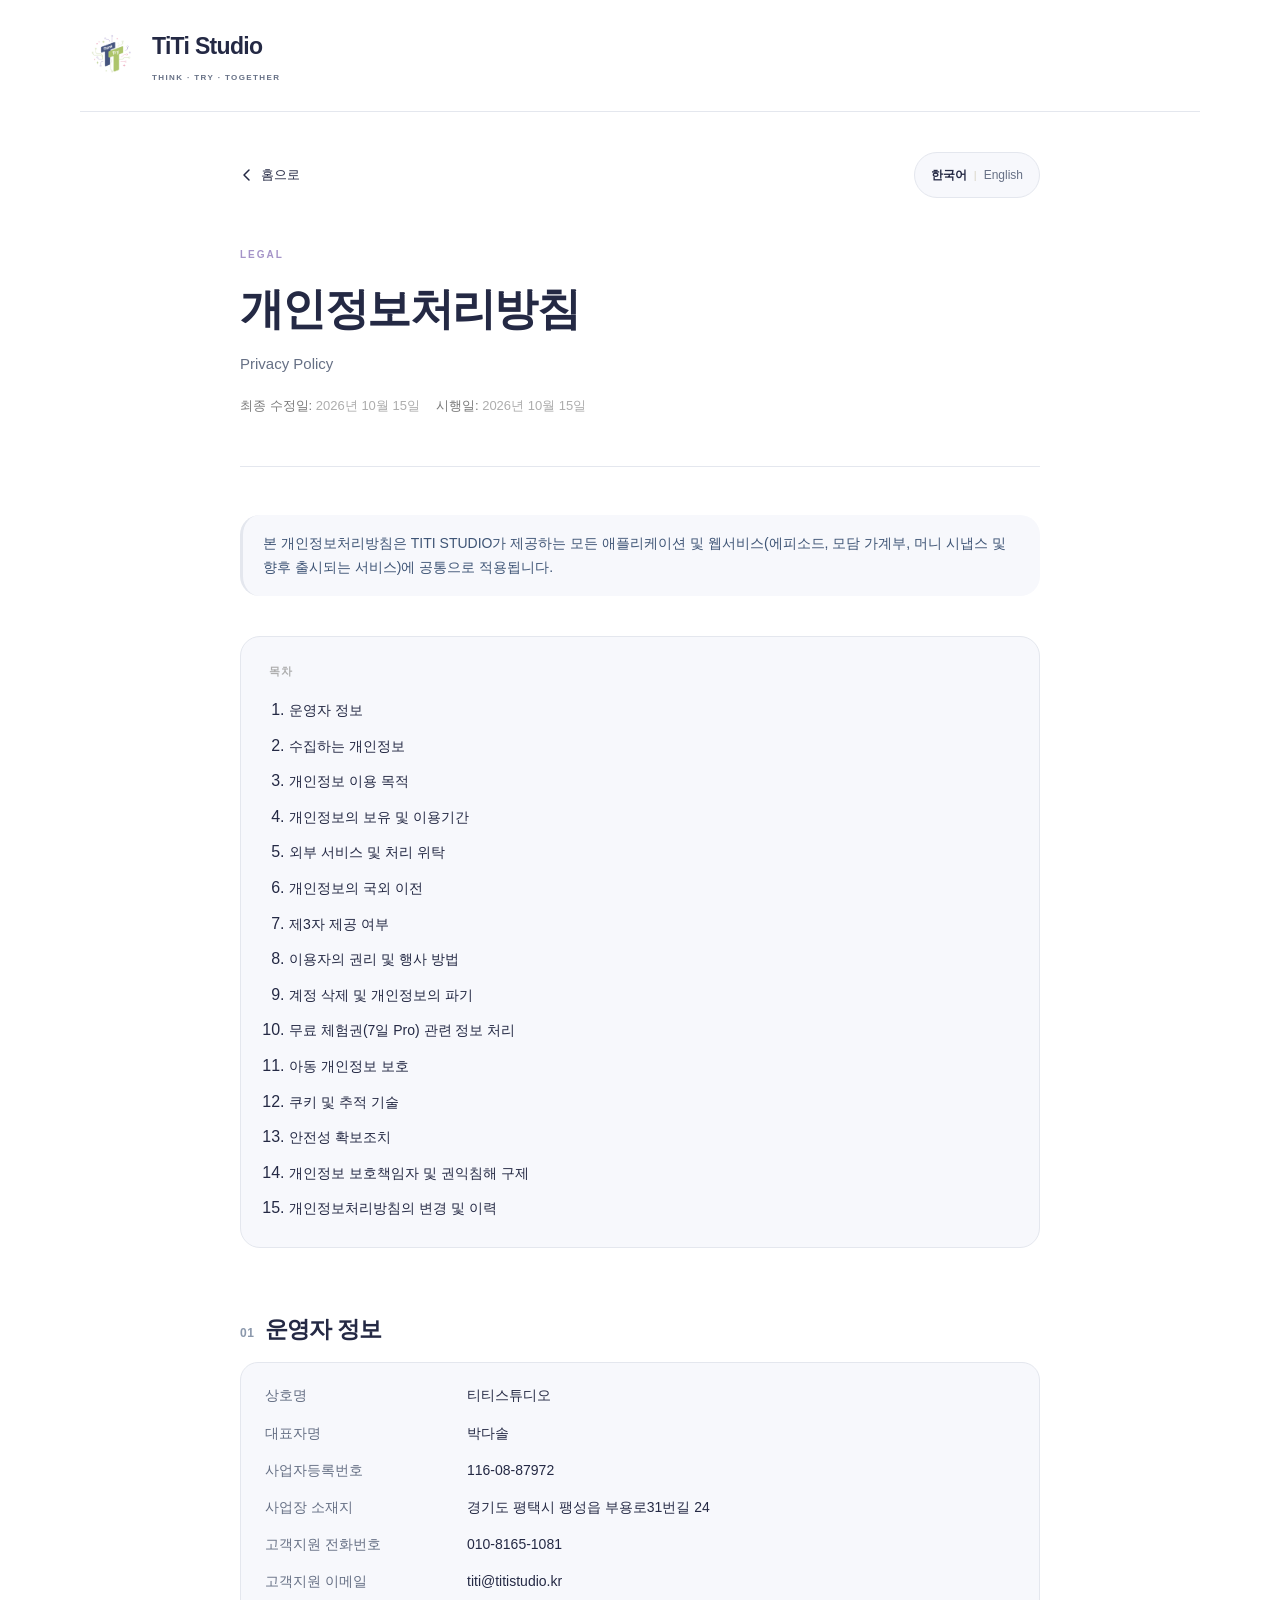
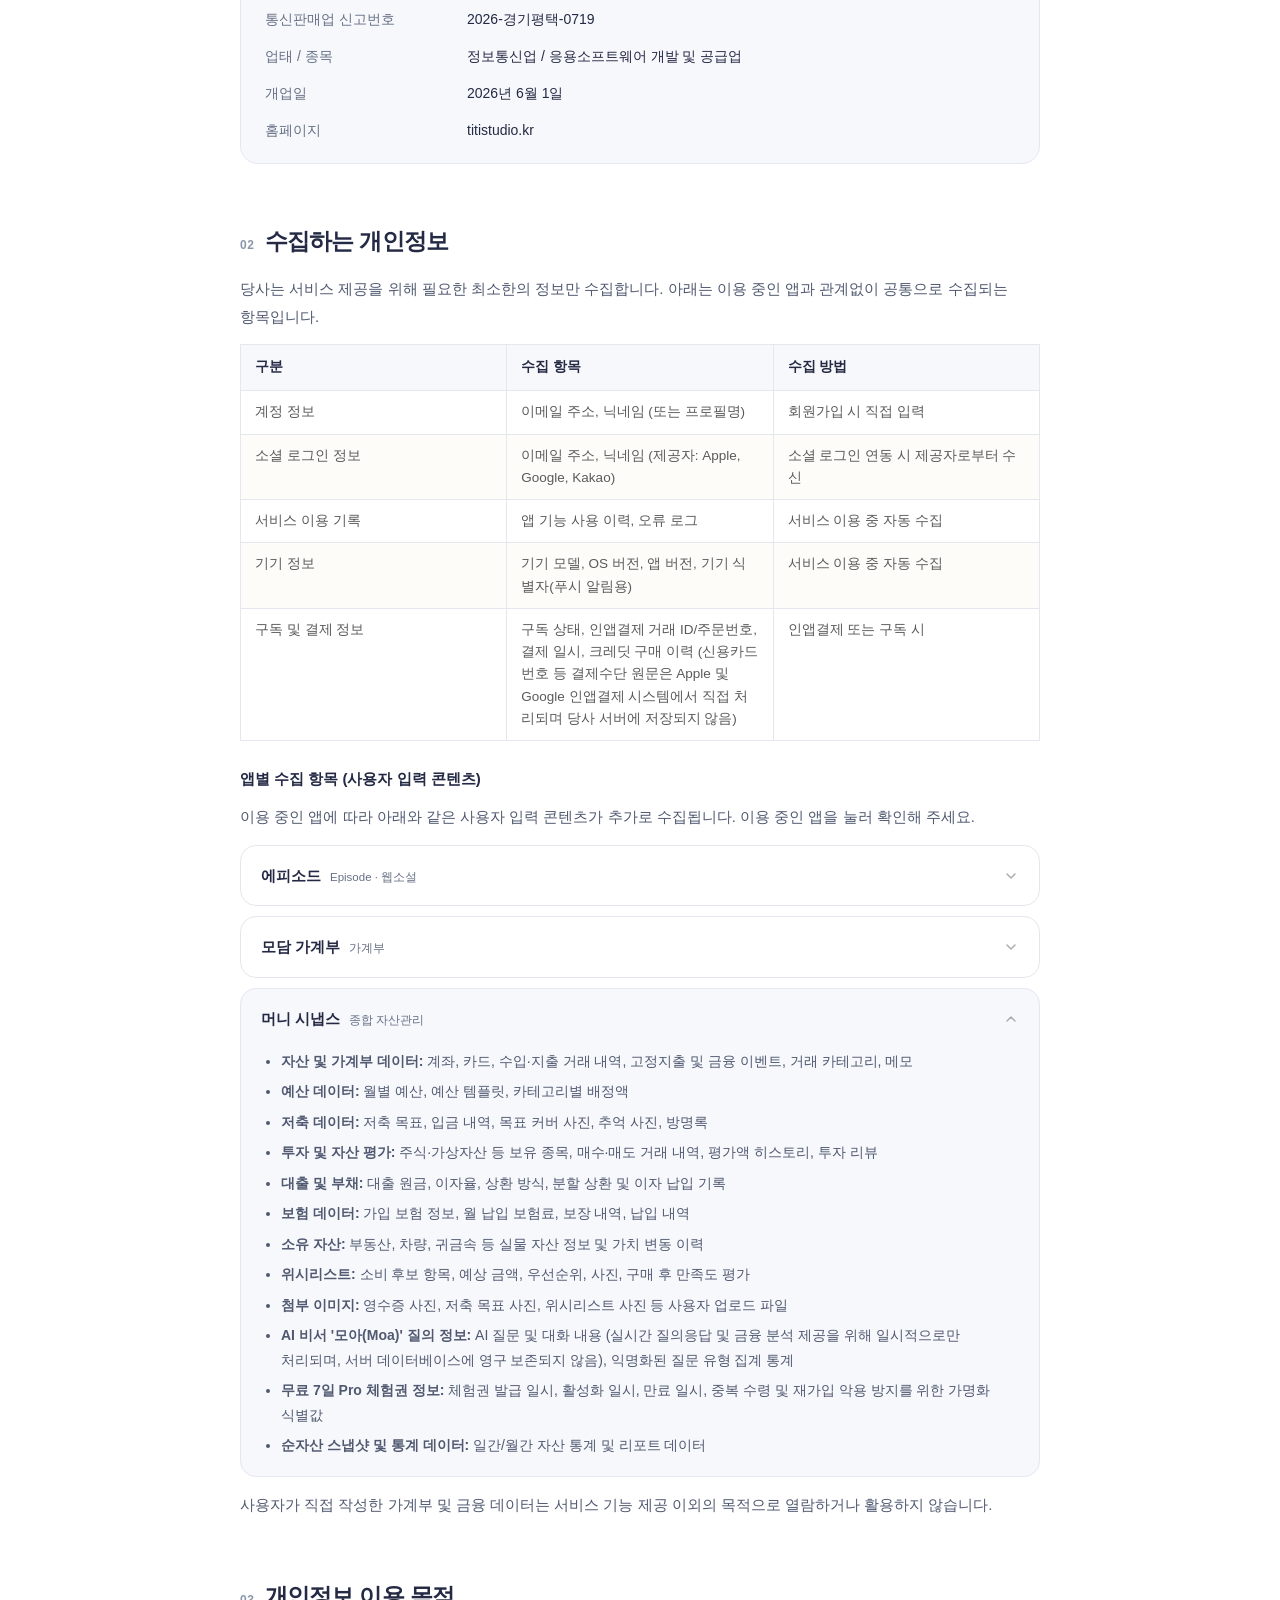
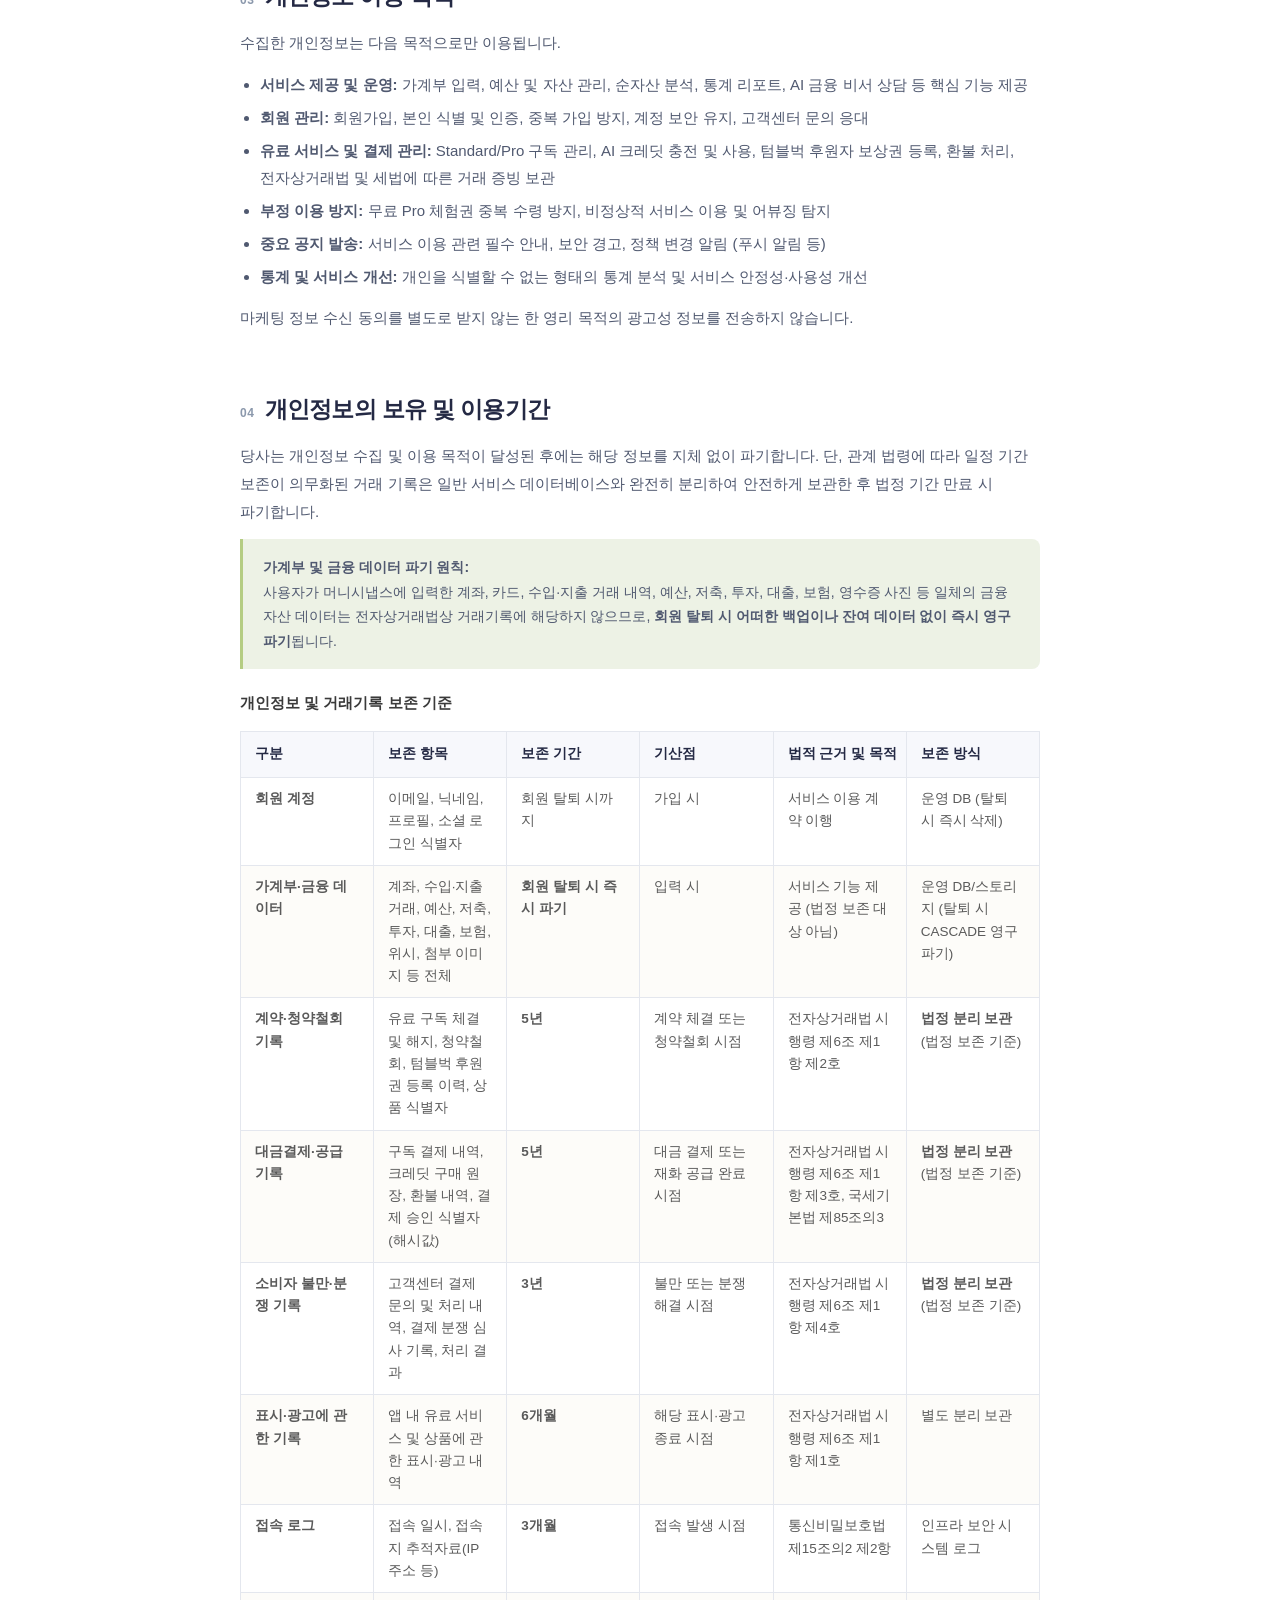
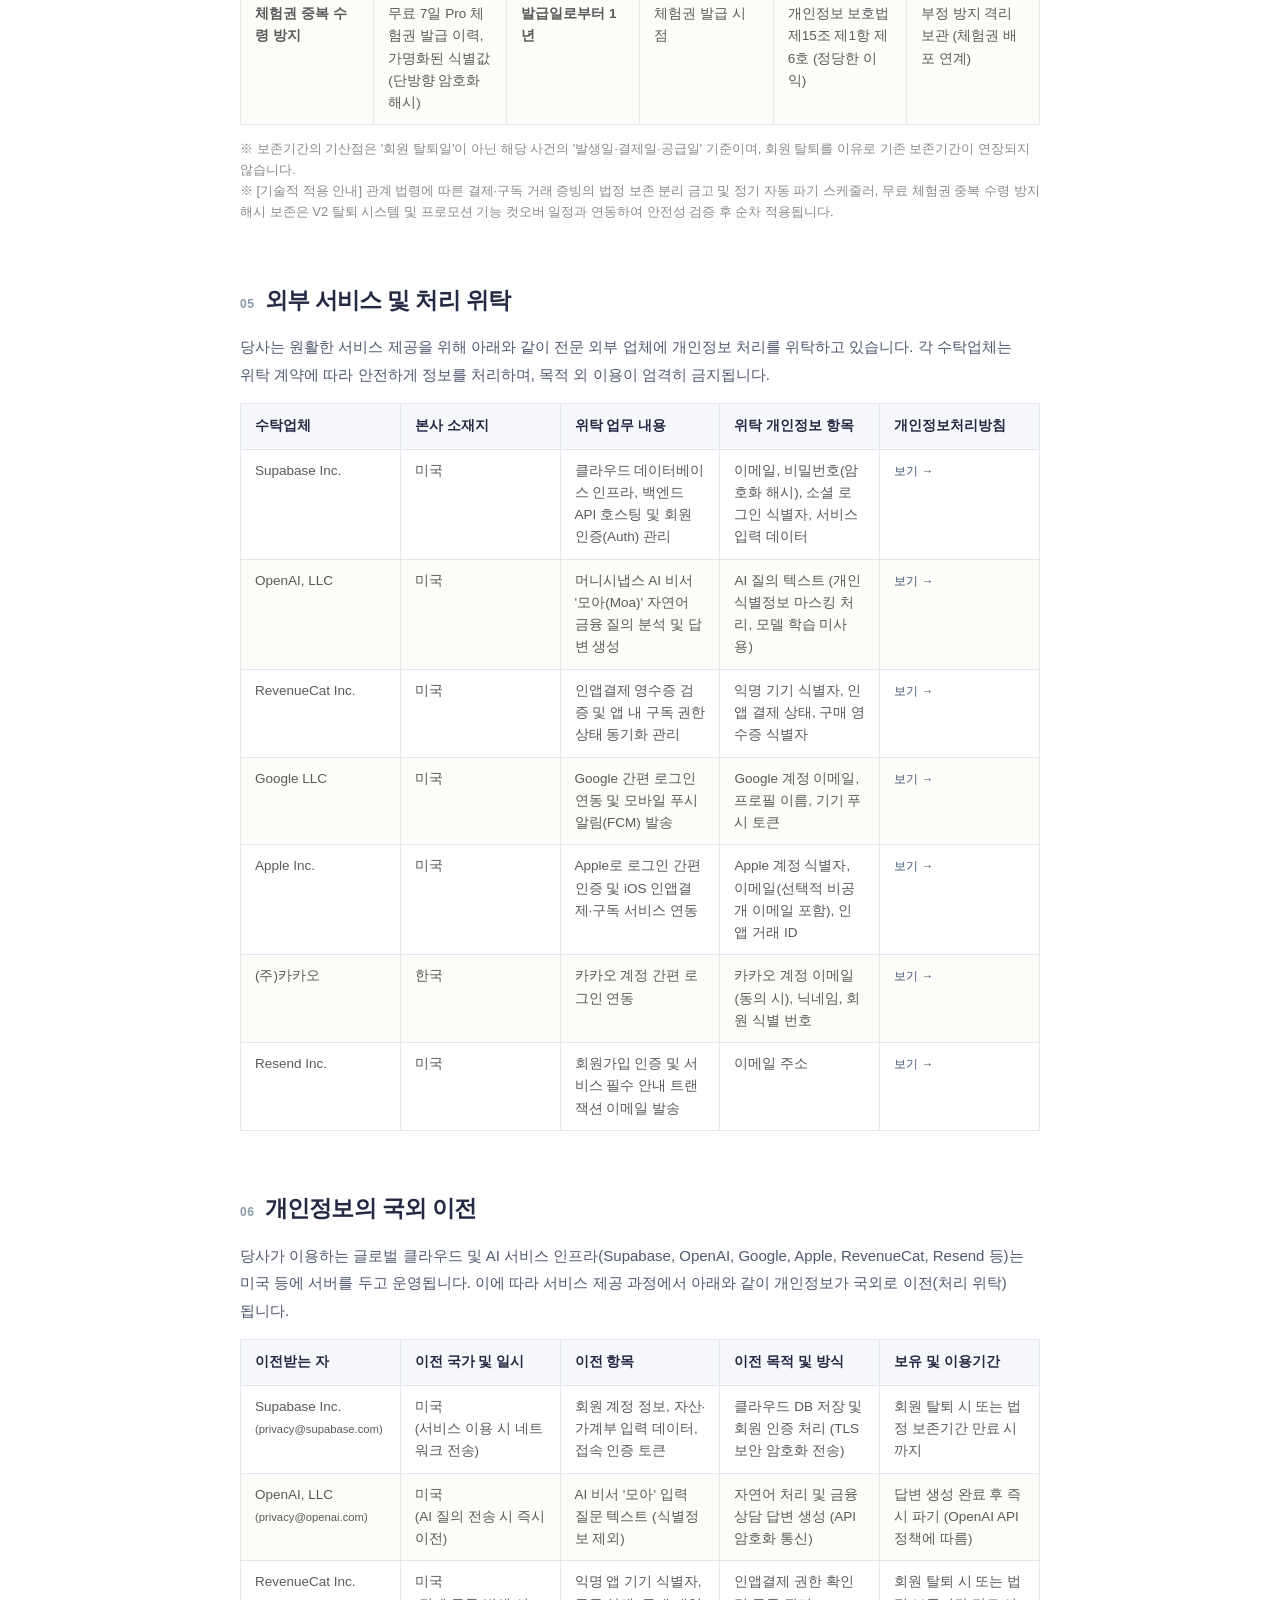
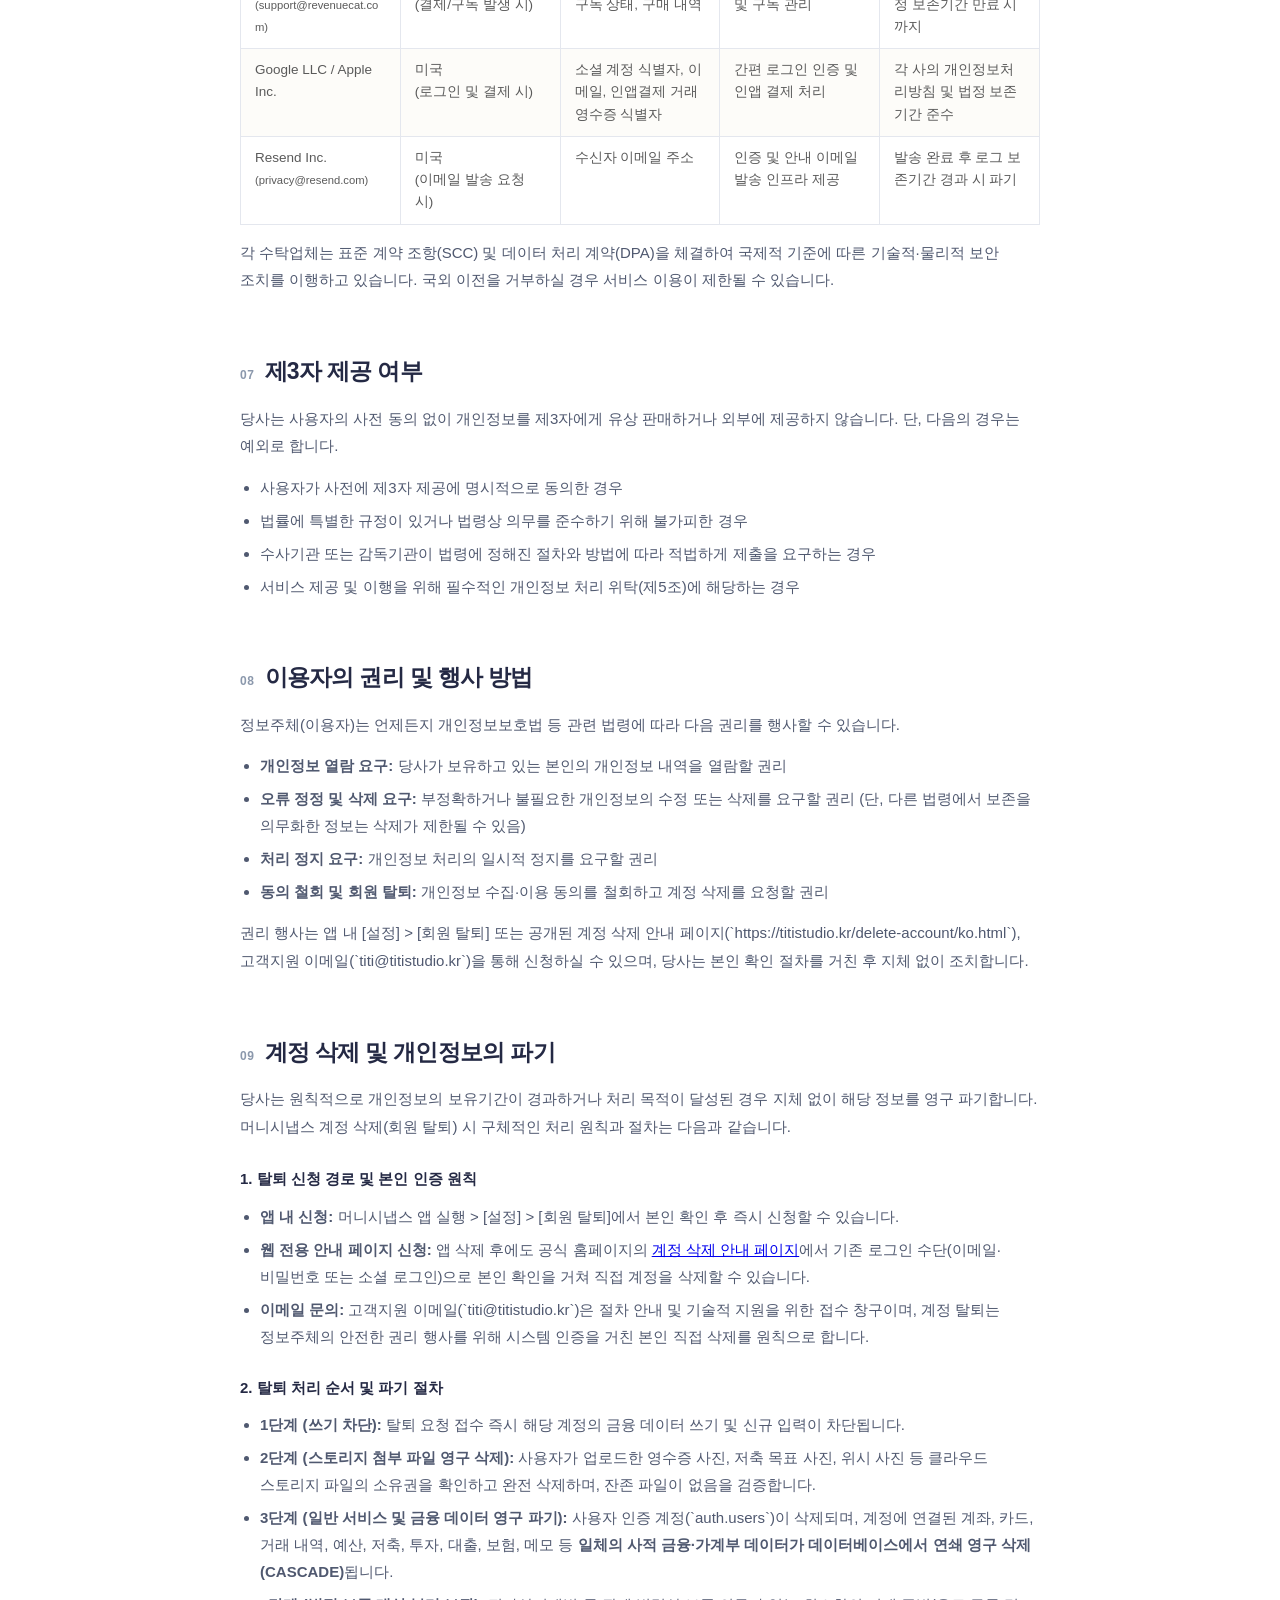
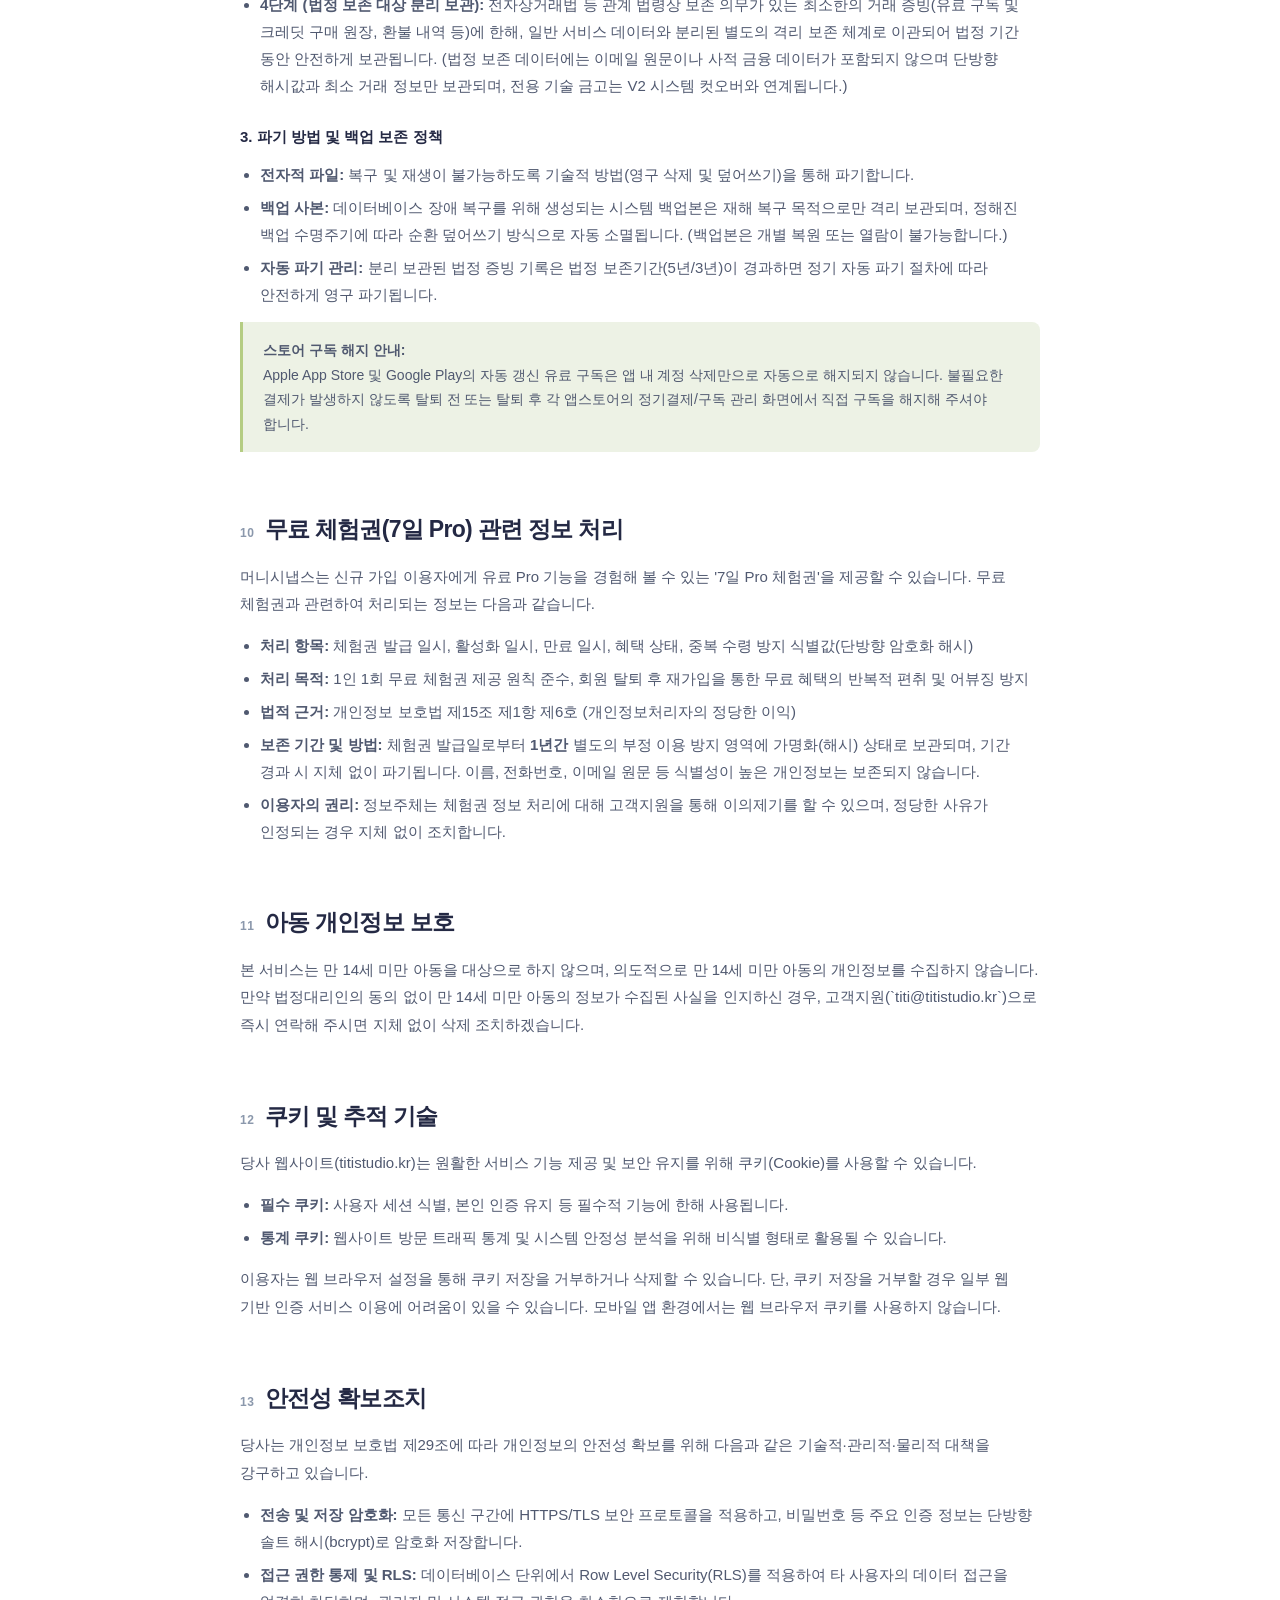
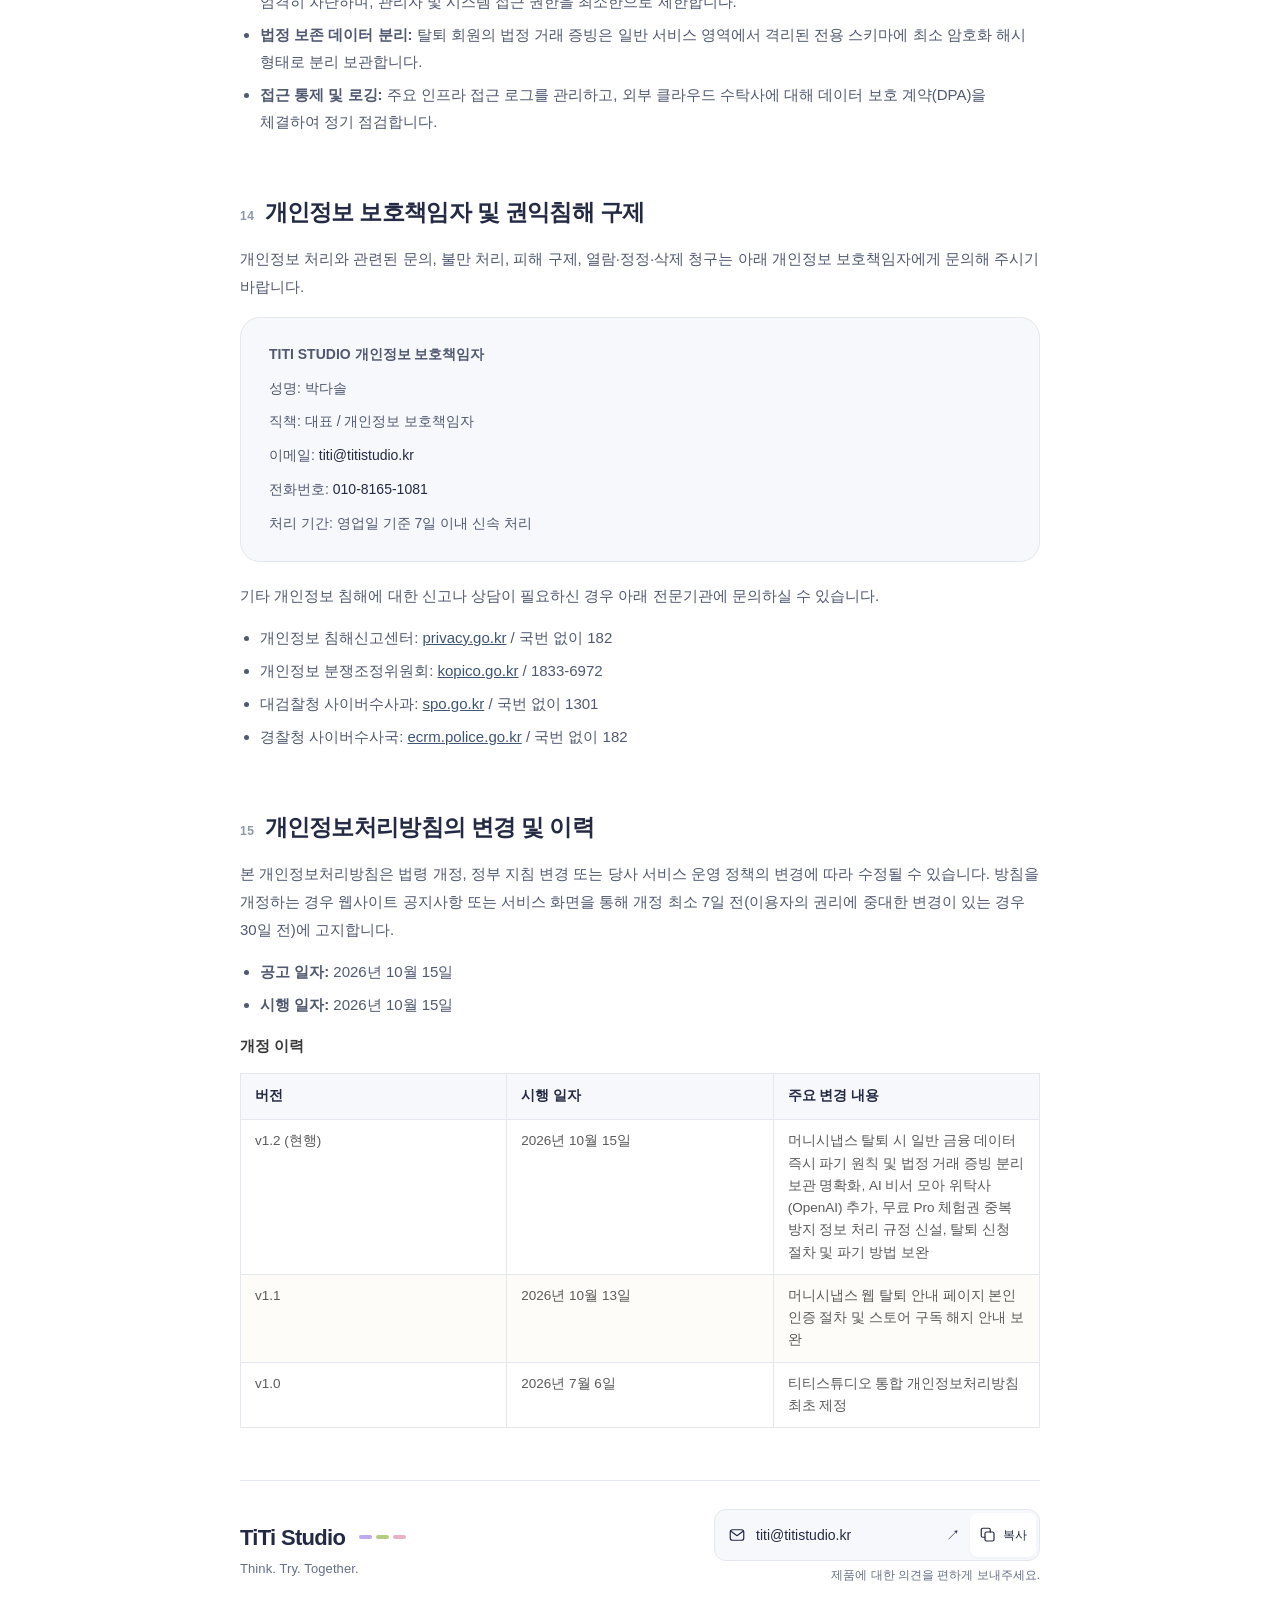
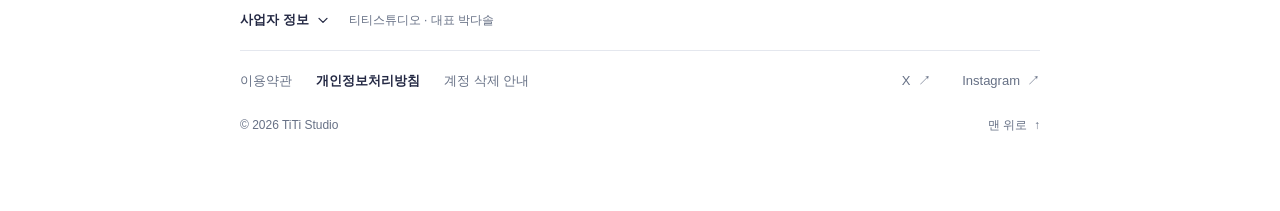
<file: privacy/ko.html>
<!DOCTYPE html>
<html lang="ko">
<head>
  <meta charset="utf-8">
  <meta name="viewport" content="width=device-width, initial-scale=1">
  <title>개인정보처리방침 — TiTi Studio</title>
  <meta name="description" content="TiTi Studio의 개인정보처리방침입니다. 에피소드, 모담 가계부, 머니 시냅스 등 모든 TiTi Studio 서비스에 공통 적용됩니다.">
  <style>
    *, *::before, *::after { box-sizing: border-box; }
    html { scroll-behavior: smooth; }
    body { margin: 0; background: #FEFCF8; color: #2D2D2D; font-family: var(--gs-font); -webkit-font-smoothing: antialiased; line-height: 1.8; }
    .page-wrap { max-width: 720px; margin: 0 auto; padding: 80px 40px 120px; }
    .top-bar { display: flex; align-items: center; justify-content: space-between; margin-bottom: 56px; flex-wrap: wrap; gap: 12px; }
    .back-btn { display: inline-flex; align-items: center; gap: 7px; text-decoration: none; font-size: 13px; font-weight: 500; color: #7A7A7A; transition: color 0.18s; }
    .back-btn:hover { color: #3F5576; }
    .lang-switch { display: flex; align-items: center; }
    .lang-a { font-size: 12px; color: #ADADAD; text-decoration: none; transition: color 0.18s; padding: 2px 0; }
    .lang-a:hover { color: #3F5576; }
    .lang-a.active { font-weight: 600; color: #3F5576; }
    .lang-sep { color: #D8D3C4; font-size: 11px; padding: 0 7px; user-select: none; }
    .doc-label { font-size: 11px; font-weight: 600; letter-spacing: 0.18em; text-transform: uppercase; color: #3F5576; opacity: 0.75; margin-bottom: 14px; }
    .doc-title { font-family: var(--gs-font); font-size: clamp(28px, 5vw, 48px); font-weight: 500; letter-spacing: -0.02em; color: #1E1E1E; line-height: 1.15; margin: 0 0 12px; }
    .doc-subtitle { font-size: 15px; color: #7A7A7A; margin: 0 0 16px; }
    .doc-meta { display: flex; flex-wrap: wrap; gap: 16px; margin-bottom: 48px; }
    .doc-meta span { font-size: 13px; color: #ADADAD; }
    .doc-meta strong { font-weight: 500; color: #7A7A7A; }
    hr { border: none; border-top: 1px solid #E5E0D5; margin: 0 0 48px; }
    .notice { background: #EDF1F7; border-left: 3px solid #3F5576; border-radius: 0 8px 8px 0; padding: 16px 20px; margin-bottom: 40px; }
    .notice p { font-size: 14px; color: #3F5576; font-weight: 500; margin: 0; word-break: keep-all; line-height: 1.75; }
    .toc { background: white; border: 1px solid #E5E0D5; border-radius: 12px; padding: 24px 28px; margin-bottom: 56px; }
    .toc-title { font-size: 11px; font-weight: 600; letter-spacing: 0.12em; text-transform: uppercase; color: #ADADAD; margin: 0 0 14px; }
    .toc ol { margin: 0; padding-left: 20px; display: flex; flex-direction: column; gap: 6px; }
    .toc a { text-decoration: none; font-size: 14px; color: #5A5A5A; transition: color 0.18s; }
    .toc a:hover { color: #3F5576; }
    .s { margin-bottom: 52px; }
    .s h2 { font-family: var(--gs-font); font-size: 22px; font-weight: 500; color: #1E1E1E; margin: 0 0 16px; padding-top: 8px; display: flex; align-items: baseline; gap: 10px; }
    .n { font-size: 12px; font-weight: 600; color: #3F5576; opacity: 0.6; letter-spacing: 0.05em; flex-shrink: 0; }
    .s p { font-size: 15px; line-height: 1.85; color: #5A5A5A; margin: 0 0 14px; word-break: keep-all; }
    .s p:last-child { margin-bottom: 0; }
    .s ul { margin: 0 0 14px; padding-left: 20px; display: flex; flex-direction: column; gap: 6px; }
    .s li { font-size: 15px; line-height: 1.8; color: #5A5A5A; word-break: keep-all; }
    .s h3 { font-size: 15px; font-weight: 600; color: #3A3A3A; margin: 24px 0 10px; }
    table { width: 100%; border-collapse: collapse; margin: 14px 0; font-size: 13.5px; }
    th { background: #F4F1EC; font-weight: 600; color: #3A3A3A; padding: 10px 14px; text-align: left; border: 1px solid #E5E0D5; white-space: nowrap; }
    td { padding: 10px 14px; border: 1px solid #E5E0D5; color: #5A5A5A; vertical-align: top; line-height: 1.65; }
    tr:nth-child(even) td { background: #FDFCF9; }
    td a { color: #3F5576; text-decoration: none; font-size: 12px; }
    td a:hover { text-decoration: underline; }
    .green-box { background: #EDF5E8; border-left: 3px solid #8FAF6A; border-radius: 0 8px 8px 0; padding: 16px 20px; margin: 14px 0; }
    .green-box p { font-size: 14px; color: #5A7A40; font-weight: 500; margin: 0; word-break: keep-all; line-height: 1.75; }
    .cbox { background: white; border: 1px solid #E5E0D5; border-radius: 12px; padding: 24px 28px; margin-top: 16px; }
    .cbox p { font-size: 14px; color: #7A7A7A; margin: 0 0 8px; word-break: keep-all; }
    .cbox p:last-child { margin-bottom: 0; }
    .cbox a { color: #3F5576; text-decoration: none; font-weight: 500; }
    .cbox a:hover { text-decoration: underline; }
    .op-table td:first-child { font-weight: 500; color: #3A3A3A; white-space: nowrap; width: 36%; }
    .app-acc { background: white; border: 1px solid #E5E0D5; border-radius: 12px; margin-bottom: 10px; overflow: hidden; }
    .app-acc summary { list-style: none; cursor: pointer; padding: 16px 20px; display: flex; align-items: center; justify-content: space-between; gap: 12px; }
    .app-acc summary::-webkit-details-marker { display: none; }
    .app-acc summary:focus-visible { outline: 2px solid #3F5576; outline-offset: -2px; }
    .app-name-wrap { display: flex; align-items: baseline; gap: 9px; }
    .app-name { font-size: 15px; font-weight: 600; color: #1E1E1E; }
    .app-tag { font-size: 11.5px; color: #8B8B8B; font-weight: 400; }
    .chev { color: #ADADAD; flex-shrink: 0; transition: transform 0.2s ease; }
    .app-acc[open] .chev { transform: rotate(180deg); }
    .acc-body { padding: 0 20px 18px; }
    .acc-body ul { margin: 0; padding-left: 20px; display: flex; flex-direction: column; gap: 6px; }
    .acc-body li { font-size: 14px; line-height: 1.75; color: #5A5A5A; word-break: keep-all; }
    .doc-footer { border-top: 1px solid #E5E0D5; padding-top: 28px; margin-top: 80px; display: flex; align-items: center; justify-content: space-between; flex-wrap: wrap; gap: 10px; }
    .doc-footer a { text-decoration: none; font-size: 13px; color: #ADADAD; transition: color 0.18s; display: flex; align-items: center; gap: 5px; }
    .doc-footer a:hover { color: #3F5576; }
    .brand { font-family: var(--gs-font); font-size: 14px; font-style: italic; color: #8FAF6A; opacity: 0.85; }
    @media (max-width: 600px) {
      .page-wrap { padding: 60px 20px 100px; }
      .toc, .cbox { padding: 20px; }
      table { font-size: 12.5px; }
      th, td { padding: 8px 10px; }
      .op-table td:first-child { width: auto; white-space: normal; }
    }
  </style>
  <link rel="stylesheet" href="../theme.css">
  <link rel="stylesheet" href="../legal.css">
  <link rel="stylesheet" href="../footer.css?v=20261013-4">
  <script src="../footer.js?v=20261013-4" defer></script>
</head>
<body>
<header class="legal-header" id="page-top" tabindex="-1"><a href="../index.html"><img src="../assets/titi-studio-original.png" alt=""><span>TiTi Studio<small>THINK · TRY · TOGETHER</small></span></a></header>
<div class="page-wrap">

  <div class="top-bar">
    <a href="../index.html" class="back-btn">
      <svg width="14" height="14" viewBox="0 0 14 14" fill="none"><path d="M9 2L4 7l5 5" stroke="currentColor" stroke-width="1.5" stroke-linecap="round" stroke-linejoin="round"></path></svg>
      홈으로
    </a>
    <div class="lang-switch">
      <span class="lang-a active">한국어</span>
      <span class="lang-sep">|</span>
      <a href="en.html" class="lang-a">English</a>
    </div>
  </div>

  <p class="doc-label">Legal</p>
  <h1 class="doc-title">개인정보처리방침</h1>
  <p class="doc-subtitle">Privacy Policy</p>
  <div class="doc-meta">
    <span><strong>최종 수정일:</strong> 2026년 10월 15일</span>
    <span><strong>시행일:</strong> 2026년 10월 15일</span>
  </div>
  <hr>

  <div class="notice">
    <p>본 개인정보처리방침은 TITI STUDIO가 제공하는 모든 애플리케이션 및 웹서비스(에피소드, 모담 가계부, 머니 시냅스 및 향후 출시되는 서비스)에 공통으로 적용됩니다.</p>
  </div>

  <nav class="toc">
    <p class="toc-title">목차</p>
    <ol>
      <li><a href="#p1">운영자 정보</a></li>
      <li><a href="#p2">수집하는 개인정보</a></li>
      <li><a href="#p3">개인정보 이용 목적</a></li>
      <li><a href="#p4">개인정보의 보유 및 이용기간</a></li>
      <li><a href="#p5">외부 서비스 및 처리 위탁</a></li>
      <li><a href="#p6">개인정보의 국외 이전</a></li>
      <li><a href="#p7">제3자 제공 여부</a></li>
      <li><a href="#p8">이용자의 권리 및 행사 방법</a></li>
      <li><a href="#p9">계정 삭제 및 개인정보의 파기</a></li>
      <li><a href="#p10">무료 체험권(7일 Pro) 관련 정보 처리</a></li>
      <li><a href="#p11">아동 개인정보 보호</a></li>
      <li><a href="#p12">쿠키 및 추적 기술</a></li>
      <li><a href="#p13">안전성 확보조치</a></li>
      <li><a href="#p14">개인정보 보호책임자 및 권익침해 구제</a></li>
      <li><a href="#p15">개인정보처리방침의 변경 및 이력</a></li>
    </ol>
  </nav>

  <!-- 01 -->
  <div id="p1" class="s">
    <h2><span class="n">01</span>운영자 정보</h2>
    <dl class="business-details"><div><dt>상호명</dt><dd>티티스튜디오</dd></div><div><dt>대표자명</dt><dd>박다솔</dd></div><div><dt>사업자등록번호</dt><dd>116-08-87972</dd></div><div><dt>사업장 소재지</dt><dd>경기도 평택시 팽성읍 부용로31번길 24</dd></div><div><dt>고객지원 전화번호</dt><dd><a href="tel:+821081651081">010-8165-1081</a></dd></div><div><dt>고객지원 이메일</dt><dd><a href="mailto:titi@titistudio.kr">titi@titistudio.kr</a></dd></div><div><dt>통신판매업 신고번호</dt><dd>2026-경기평택-0719</dd></div><div><dt>업태 / 종목</dt><dd>정보통신업 / 응용소프트웨어 개발 및 공급업</dd></div><div><dt>개업일</dt><dd>2026년 6월 1일</dd></div><div><dt>홈페이지</dt><dd><a href="https://titistudio.kr">titistudio.kr</a></dd></div></dl>
  </div>

  <!-- 02 -->
  <div id="p2" class="s">
    <h2><span class="n">02</span>수집하는 개인정보</h2>
    <p>당사는 서비스 제공을 위해 필요한 최소한의 정보만 수집합니다. 아래는 이용 중인 앱과 관계없이 공통으로 수집되는 항목입니다.</p>
    <table>
      <thead><tr><th>구분</th><th>수집 항목</th><th>수집 방법</th></tr></thead>
      <tbody>
        <tr><td>계정 정보</td><td>이메일 주소, 닉네임 (또는 프로필명)</td><td>회원가입 시 직접 입력</td></tr>
        <tr><td>소셜 로그인 정보</td><td>이메일 주소, 닉네임 (제공자: Apple, Google, Kakao)</td><td>소셜 로그인 연동 시 제공자로부터 수신</td></tr>
        <tr><td>서비스 이용 기록</td><td>앱 기능 사용 이력, 오류 로그</td><td>서비스 이용 중 자동 수집</td></tr>
        <tr><td>기기 정보</td><td>기기 모델, OS 버전, 앱 버전, 기기 식별자(푸시 알림용)</td><td>서비스 이용 중 자동 수집</td></tr>
        <tr><td>구독 및 결제 정보</td><td>구독 상태, 인앱결제 거래 ID/주문번호, 결제 일시, 크레딧 구매 이력 (신용카드 번호 등 결제수단 원문은 Apple 및 Google 인앱결제 시스템에서 직접 처리되며 당사 서버에 저장되지 않음)</td><td>인앱결제 또는 구독 시</td></tr>
      </tbody>
    </table>

    <h3>앱별 수집 항목 (사용자 입력 콘텐츠)</h3>
    <p>이용 중인 앱에 따라 아래와 같은 사용자 입력 콘텐츠가 추가로 수집됩니다. 이용 중인 앱을 눌러 확인해 주세요.</p>

    <details class="app-acc">
      <summary>
        <span class="app-name-wrap"><span class="app-name">에피소드</span><span class="app-tag">Episode · 웹소설</span></span>
        <svg class="chev" width="16" height="16" viewBox="0 0 16 16" fill="none"><path d="M4 6l4 4 4-4" stroke="currentColor" stroke-width="1.5" stroke-linecap="round" stroke-linejoin="round"/></svg>
      </summary>
      <div class="acc-body">
        <ul>
          <li>웹소설 감상 기록</li>
          <li>감정 분석 결과 및 통계 데이터</li>
          <li>사용자 설정 정보</li>
        </ul>
      </div>
    </details>

    <details class="app-acc">
      <summary>
        <span class="app-name-wrap"><span class="app-name">모담 가계부</span><span class="app-tag">가계부</span></span>
        <svg class="chev" width="16" height="16" viewBox="0 0 16 16" fill="none"><path d="M4 6l4 4 4-4" stroke="currentColor" stroke-width="1.5" stroke-linecap="round" stroke-linejoin="round"/></svg>
      </summary>
      <div class="acc-body">
        <ul>
          <li>수입·지출 등 가계부 기록</li>
          <li>위시(사고 싶은 항목) 데이터</li>
          <li>저축 목표 및 저축 기록</li>
          <li>통계 및 분석 데이터</li>
        </ul>
      </div>
    </details>

    <details class="app-acc" open>
      <summary>
        <span class="app-name-wrap"><span class="app-name">머니 시냅스</span><span class="app-tag">종합 자산관리</span></span>
        <svg class="chev" width="16" height="16" viewBox="0 0 16 16" fill="none"><path d="M4 6l4 4 4-4" stroke="currentColor" stroke-width="1.5" stroke-linecap="round" stroke-linejoin="round"/></svg>
      </summary>
      <div class="acc-body">
        <ul>
          <li><strong>자산 및 가계부 데이터:</strong> 계좌, 카드, 수입·지출 거래 내역, 고정지출 및 금융 이벤트, 거래 카테고리, 메모</li>
          <li><strong>예산 데이터:</strong> 월별 예산, 예산 템플릿, 카테고리별 배정액</li>
          <li><strong>저축 데이터:</strong> 저축 목표, 입금 내역, 목표 커버 사진, 추억 사진, 방명록</li>
          <li><strong>투자 및 자산 평가:</strong> 주식·가상자산 등 보유 종목, 매수·매도 거래 내역, 평가액 히스토리, 투자 리뷰</li>
          <li><strong>대출 및 부채:</strong> 대출 원금, 이자율, 상환 방식, 분할 상환 및 이자 납입 기록</li>
          <li><strong>보험 데이터:</strong> 가입 보험 정보, 월 납입 보험료, 보장 내역, 납입 내역</li>
          <li><strong>소유 자산:</strong> 부동산, 차량, 귀금속 등 실물 자산 정보 및 가치 변동 이력</li>
          <li><strong>위시리스트:</strong> 소비 후보 항목, 예상 금액, 우선순위, 사진, 구매 후 만족도 평가</li>
          <li><strong>첨부 이미지:</strong> 영수증 사진, 저축 목표 사진, 위시리스트 사진 등 사용자 업로드 파일</li>
          <li><strong>AI 비서 '모아(Moa)' 질의 정보:</strong> AI 질문 및 대화 내용 (실시간 질의응답 및 금융 분석 제공을 위해 일시적으로만 처리되며, 서버 데이터베이스에 영구 보존되지 않음), 익명화된 질문 유형 집계 통계</li>
          <li><strong>무료 7일 Pro 체험권 정보:</strong> 체험권 발급 일시, 활성화 일시, 만료 일시, 중복 수령 및 재가입 악용 방지를 위한 가명화 식별값</li>
          <li><strong>순자산 스냅샷 및 통계 데이터:</strong> 일간/월간 자산 통계 및 리포트 데이터</li>
        </ul>
      </div>
    </details>

    <p style="margin-top:14px;">사용자가 직접 작성한 가계부 및 금융 데이터는 서비스 기능 제공 이외의 목적으로 열람하거나 활용하지 않습니다.</p>
  </div>

  <!-- 03 -->
  <div id="p3" class="s">
    <h2><span class="n">03</span>개인정보 이용 목적</h2>
    <p>수집한 개인정보는 다음 목적으로만 이용됩니다.</p>
    <ul>
      <li><strong>서비스 제공 및 운영:</strong> 가계부 입력, 예산 및 자산 관리, 순자산 분석, 통계 리포트, AI 금융 비서 상담 등 핵심 기능 제공</li>
      <li><strong>회원 관리:</strong> 회원가입, 본인 식별 및 인증, 중복 가입 방지, 계정 보안 유지, 고객센터 문의 응대</li>
      <li><strong>유료 서비스 및 결제 관리:</strong> Standard/Pro 구독 관리, AI 크레딧 충전 및 사용, 텀블벅 후원자 보상권 등록, 환불 처리, 전자상거래법 및 세법에 따른 거래 증빙 보관</li>
      <li><strong>부정 이용 방지:</strong> 무료 Pro 체험권 중복 수령 방지, 비정상적 서비스 이용 및 어뷰징 탐지</li>
      <li><strong>중요 공지 발송:</strong> 서비스 이용 관련 필수 안내, 보안 경고, 정책 변경 알림 (푸시 알림 등)</li>
      <li><strong>통계 및 서비스 개선:</strong> 개인을 식별할 수 없는 형태의 통계 분석 및 서비스 안정성·사용성 개선</li>
    </ul>
    <p>마케팅 정보 수신 동의를 별도로 받지 않는 한 영리 목적의 광고성 정보를 전송하지 않습니다.</p>
  </div>

  <!-- 04 -->
  <div id="p4" class="s">
    <h2><span class="n">04</span>개인정보의 보유 및 이용기간</h2>
    <p>당사는 개인정보 수집 및 이용 목적이 달성된 후에는 해당 정보를 지체 없이 파기합니다. 단, 관계 법령에 따라 일정 기간 보존이 의무화된 거래 기록은 일반 서비스 데이터베이스와 완전히 분리하여 안전하게 보관한 후 법정 기간 만료 시 파기합니다.</p>

    <div class="green-box">
      <p><strong>가계부 및 금융 데이터 파기 원칙:</strong><br>사용자가 머니시냅스에 입력한 계좌, 카드, 수입·지출 거래 내역, 예산, 저축, 투자, 대출, 보험, 영수증 사진 등 일체의 금융 자산 데이터는 전자상거래법상 거래기록에 해당하지 않으므로, <strong>회원 탈퇴 시 어떠한 백업이나 잔여 데이터 없이 즉시 영구 파기</strong>됩니다.</p>
    </div>

    <p style="margin-top:20px; font-weight:600; color:#3A3A3A;">개인정보 및 거래기록 보존 기준</p>
    <table>
      <thead>
        <tr>
          <th>구분</th>
          <th>보존 항목</th>
          <th>보존 기간</th>
          <th>기산점</th>
          <th>법적 근거 및 목적</th>
          <th>보존 방식</th>
        </tr>
      </thead>
      <tbody>
        <tr>
          <td><strong>회원 계정</strong></td>
          <td>이메일, 닉네임, 프로필, 소셜 로그인 식별자</td>
          <td>회원 탈퇴 시까지</td>
          <td>가입 시</td>
          <td>서비스 이용 계약 이행</td>
          <td>운영 DB (탈퇴 시 즉시 삭제)</td>
        </tr>
        <tr>
          <td><strong>가계부·금융 데이터</strong></td>
          <td>계좌, 수입·지출 거래, 예산, 저축, 투자, 대출, 보험, 위시, 첨부 이미지 등 전체</td>
          <td><strong>회원 탈퇴 시 즉시 파기</strong></td>
          <td>입력 시</td>
          <td>서비스 기능 제공 (법정 보존 대상 아님)</td>
          <td>운영 DB/스토리지 (탈퇴 시 CASCADE 영구 파기)</td>
        </tr>
        <tr>
          <td><strong>계약·청약철회 기록</strong></td>
          <td>유료 구독 체결 및 해지, 청약철회, 텀블벅 후원권 등록 이력, 상품 식별자</td>
          <td><strong>5년</strong></td>
          <td>계약 체결 또는 청약철회 시점</td>
          <td>전자상거래법 시행령 제6조 제1항 제2호</td>
          <td><strong>법정 분리 보관</strong> (법정 보존 기준)</td>
        </tr>
        <tr>
          <td><strong>대금결제·공급 기록</strong></td>
          <td>구독 결제 내역, 크레딧 구매 원장, 환불 내역, 결제 승인 식별자(해시값)</td>
          <td><strong>5년</strong></td>
          <td>대금 결제 또는 재화 공급 완료 시점</td>
          <td>전자상거래법 시행령 제6조 제1항 제3호, 국세기본법 제85조의3</td>
          <td><strong>법정 분리 보관</strong> (법정 보존 기준)</td>
        </tr>
        <tr>
          <td><strong>소비자 불만·분쟁 기록</strong></td>
          <td>고객센터 결제 문의 및 처리 내역, 결제 분쟁 심사 기록, 처리 결과</td>
          <td><strong>3년</strong></td>
          <td>불만 또는 분쟁 해결 시점</td>
          <td>전자상거래법 시행령 제6조 제1항 제4호</td>
          <td><strong>법정 분리 보관</strong> (법정 보존 기준)</td>
        </tr>
        <tr>
          <td><strong>표시·광고에 관한 기록</strong></td>
          <td>앱 내 유료 서비스 및 상품에 관한 표시·광고 내역</td>
          <td><strong>6개월</strong></td>
          <td>해당 표시·광고 종료 시점</td>
          <td>전자상거래법 시행령 제6조 제1항 제1호</td>
          <td>별도 분리 보관</td>
        </tr>
        <tr>
          <td><strong>접속 로그</strong></td>
          <td>접속 일시, 접속지 추적자료(IP 주소 등)</td>
          <td><strong>3개월</strong></td>
          <td>접속 발생 시점</td>
          <td>통신비밀보호법 제15조의2 제2항</td>
          <td>인프라 보안 시스템 로그</td>
        </tr>
        <tr>
          <td><strong>체험권 중복 수령 방지</strong></td>
          <td>무료 7일 Pro 체험권 발급 이력, 가명화된 식별값(단방향 암호화 해시)</td>
          <td><strong>발급일로부터 1년</strong></td>
          <td>체험권 발급 시점</td>
          <td>개인정보 보호법 제15조 제1항 제6호 (정당한 이익)</td>
          <td>부정 방지 격리 보관 (체험권 배포 연계)</td>
        </tr>
      </tbody>
    </table>
    <p style="font-size:13px; color:#8B8B8B; line-height:1.6;">※ 보존기간의 기산점은 '회원 탈퇴일'이 아닌 해당 사건의 '발생일·결제일·공급일' 기준이며, 회원 탈퇴를 이유로 기존 보존기간이 연장되지 않습니다.<br>※ [기술적 적용 안내] 관계 법령에 따른 결제·구독 거래 증빙의 법정 보존 분리 금고 및 정기 자동 파기 스케줄러, 무료 체험권 중복 수령 방지 해시 보존은 V2 탈퇴 시스템 및 프로모션 기능 컷오버 일정과 연동하여 안전성 검증 후 순차 적용됩니다.</p>
  </div>

  <!-- 05 -->
  <div id="p5" class="s">
    <h2><span class="n">05</span>외부 서비스 및 처리 위탁</h2>
    <p>당사는 원활한 서비스 제공을 위해 아래와 같이 전문 외부 업체에 개인정보 처리를 위탁하고 있습니다. 각 수탁업체는 위탁 계약에 따라 안전하게 정보를 처리하며, 목적 외 이용이 엄격히 금지됩니다.</p>
    <table>
      <thead><tr><th>수탁업체</th><th>본사 소재지</th><th>위탁 업무 내용</th><th>위탁 개인정보 항목</th><th>개인정보처리방침</th></tr></thead>
      <tbody>
        <tr>
          <td>Supabase Inc.</td>
          <td>미국</td>
          <td>클라우드 데이터베이스 인프라, 백엔드 API 호스팅 및 회원 인증(Auth) 관리</td>
          <td>이메일, 비밀번호(암호화 해시), 소셜 로그인 식별자, 서비스 입력 데이터</td>
          <td><a href="https://supabase.com/privacy" target="_blank" rel="noopener">보기 →</a></td>
        </tr>
        <tr>
          <td>OpenAI, LLC</td>
          <td>미국</td>
          <td>머니시냅스 AI 비서 '모아(Moa)' 자연어 금융 질의 분석 및 답변 생성</td>
          <td>AI 질의 텍스트 (개인 식별정보 마스킹 처리, 모델 학습 미사용)</td>
          <td><a href="https://openai.com/policies/privacy-policy" target="_blank" rel="noopener">보기 →</a></td>
        </tr>
        <tr>
          <td>RevenueCat Inc.</td>
          <td>미국</td>
          <td>인앱결제 영수증 검증 및 앱 내 구독 권한 상태 동기화 관리</td>
          <td>익명 기기 식별자, 인앱 결제 상태, 구매 영수증 식별자</td>
          <td><a href="https://www.revenuecat.com/privacy" target="_blank" rel="noopener">보기 →</a></td>
        </tr>
        <tr>
          <td>Google LLC</td>
          <td>미국</td>
          <td>Google 간편 로그인 연동 및 모바일 푸시 알림(FCM) 발송</td>
          <td>Google 계정 이메일, 프로필 이름, 기기 푸시 토큰</td>
          <td><a href="https://policies.google.com/privacy" target="_blank" rel="noopener">보기 →</a></td>
        </tr>
        <tr>
          <td>Apple Inc.</td>
          <td>미국</td>
          <td>Apple로 로그인 간편 인증 및 iOS 인앱결제·구독 서비스 연동</td>
          <td>Apple 계정 식별자, 이메일(선택적 비공개 이메일 포함), 인앱 거래 ID</td>
          <td><a href="https://www.apple.com/legal/privacy/" target="_blank" rel="noopener">보기 →</a></td>
        </tr>
        <tr>
          <td>(주)카카오</td>
          <td>한국</td>
          <td>카카오 계정 간편 로그인 연동</td>
          <td>카카오 계정 이메일(동의 시), 닉네임, 회원 식별 번호</td>
          <td><a href="https://policy.kakao.com/privacy" target="_blank" rel="noopener">보기 →</a></td>
        </tr>
        <tr>
          <td>Resend Inc.</td>
          <td>미국</td>
          <td>회원가입 인증 및 서비스 필수 안내 트랜잭션 이메일 발송</td>
          <td>이메일 주소</td>
          <td><a href="https://resend.com/legal/privacy-policy" target="_blank" rel="noopener">보기 →</a></td>
        </tr>
      </tbody>
    </table>
  </div>

  <!-- 06 -->
  <div id="p6" class="s">
    <h2><span class="n">06</span>개인정보의 국외 이전</h2>
    <p>당사가 이용하는 글로벌 클라우드 및 AI 서비스 인프라(Supabase, OpenAI, Google, Apple, RevenueCat, Resend 등)는 미국 등에 서버를 두고 운영됩니다. 이에 따라 서비스 제공 과정에서 아래와 같이 개인정보가 국외로 이전(처리 위탁)됩니다.</p>
    <table>
      <thead><tr><th>이전받는 자</th><th>이전 국가 및 일시</th><th>이전 항목</th><th>이전 목적 및 방식</th><th>보유 및 이용기간</th></tr></thead>
      <tbody>
        <tr>
          <td>Supabase Inc.<br><small>(privacy@supabase.com)</small></td>
          <td>미국<br>(서비스 이용 시 네트워크 전송)</td>
          <td>회원 계정 정보, 자산·가계부 입력 데이터, 접속 인증 토큰</td>
          <td>클라우드 DB 저장 및 회원 인증 처리 (TLS 보안 암호화 전송)</td>
          <td>회원 탈퇴 시 또는 법정 보존기간 만료 시까지</td>
        </tr>
        <tr>
          <td>OpenAI, LLC<br><small>(privacy@openai.com)</small></td>
          <td>미국<br>(AI 질의 전송 시 즉시 이전)</td>
          <td>AI 비서 '모아' 입력 질문 텍스트 (식별정보 제외)</td>
          <td>자연어 처리 및 금융 상담 답변 생성 (API 암호화 통신)</td>
          <td>답변 생성 완료 후 즉시 파기 (OpenAI API 정책에 따름)</td>
        </tr>
        <tr>
          <td>RevenueCat Inc.<br><small>(support@revenuecat.com)</small></td>
          <td>미국<br>(결제/구독 발생 시)</td>
          <td>익명 앱 기기 식별자, 구독 상태, 구매 내역</td>
          <td>인앱결제 권한 확인 및 구독 관리</td>
          <td>회원 탈퇴 시 또는 법정 보존기간 만료 시까지</td>
        </tr>
        <tr>
          <td>Google LLC / Apple Inc.</td>
          <td>미국<br>(로그인 및 결제 시)</td>
          <td>소셜 계정 식별자, 이메일, 인앱결제 거래 영수증 식별자</td>
          <td>간편 로그인 인증 및 인앱 결제 처리</td>
          <td>각 사의 개인정보처리방침 및 법정 보존기간 준수</td>
        </tr>
        <tr>
          <td>Resend Inc.<br><small>(privacy@resend.com)</small></td>
          <td>미국<br>(이메일 발송 요청 시)</td>
          <td>수신자 이메일 주소</td>
          <td>인증 및 안내 이메일 발송 인프라 제공</td>
          <td>발송 완료 후 로그 보존기간 경과 시 파기</td>
        </tr>
      </tbody>
    </table>
    <p>각 수탁업체는 표준 계약 조항(SCC) 및 데이터 처리 계약(DPA)을 체결하여 국제적 기준에 따른 기술적·물리적 보안 조치를 이행하고 있습니다. 국외 이전을 거부하실 경우 서비스 이용이 제한될 수 있습니다.</p>
  </div>

  <!-- 07 -->
  <div id="p7" class="s">
    <h2><span class="n">07</span>제3자 제공 여부</h2>
    <p>당사는 사용자의 사전 동의 없이 개인정보를 제3자에게 유상 판매하거나 외부에 제공하지 않습니다. 단, 다음의 경우는 예외로 합니다.</p>
    <ul>
      <li>사용자가 사전에 제3자 제공에 명시적으로 동의한 경우</li>
      <li>법률에 특별한 규정이 있거나 법령상 의무를 준수하기 위해 불가피한 경우</li>
      <li>수사기관 또는 감독기관이 법령에 정해진 절차와 방법에 따라 적법하게 제출을 요구하는 경우</li>
      <li>서비스 제공 및 이행을 위해 필수적인 개인정보 처리 위탁(제5조)에 해당하는 경우</li>
    </ul>
  </div>

  <!-- 08 -->
  <div id="p8" class="s">
    <h2><span class="n">08</span>이용자의 권리 및 행사 방법</h2>
    <p>정보주체(이용자)는 언제든지 개인정보보호법 등 관련 법령에 따라 다음 권리를 행사할 수 있습니다.</p>
    <ul>
      <li><strong>개인정보 열람 요구:</strong> 당사가 보유하고 있는 본인의 개인정보 내역을 열람할 권리</li>
      <li><strong>오류 정정 및 삭제 요구:</strong> 부정확하거나 불필요한 개인정보의 수정 또는 삭제를 요구할 권리 (단, 다른 법령에서 보존을 의무화한 정보는 삭제가 제한될 수 있음)</li>
      <li><strong>처리 정지 요구:</strong> 개인정보 처리의 일시적 정지를 요구할 권리</li>
      <li><strong>동의 철회 및 회원 탈퇴:</strong> 개인정보 수집·이용 동의를 철회하고 계정 삭제를 요청할 권리</li>
    </ul>
    <p>권리 행사는 앱 내 [설정] &gt; [회원 탈퇴] 또는 공개된 계정 삭제 안내 페이지(`https://titistudio.kr/delete-account/ko.html`), 고객지원 이메일(`titi@titistudio.kr`)을 통해 신청하실 수 있으며, 당사는 본인 확인 절차를 거친 후 지체 없이 조치합니다.</p>
  </div>

  <!-- 09 -->
  <div id="p9" class="s">
    <h2><span class="n">09</span>계정 삭제 및 개인정보의 파기</h2>
    <p>당사는 원칙적으로 개인정보의 보유기간이 경과하거나 처리 목적이 달성된 경우 지체 없이 해당 정보를 영구 파기합니다. 머니시냅스 계정 삭제(회원 탈퇴) 시 구체적인 처리 원칙과 절차는 다음과 같습니다.</p>

    <h3>1. 탈퇴 신청 경로 및 본인 인증 원칙</h3>
    <ul>
      <li><strong>앱 내 신청:</strong> 머니시냅스 앱 실행 &gt; [설정] &gt; [회원 탈퇴]에서 본인 확인 후 즉시 신청할 수 있습니다.</li>
      <li><strong>웹 전용 안내 페이지 신청:</strong> 앱 삭제 후에도 공식 홈페이지의 <a href="../delete-account/ko.html" target="_blank" rel="noopener">계정 삭제 안내 페이지</a>에서 기존 로그인 수단(이메일·비밀번호 또는 소셜 로그인)으로 본인 확인을 거쳐 직접 계정을 삭제할 수 있습니다.</li>
      <li><strong>이메일 문의:</strong> 고객지원 이메일(`titi@titistudio.kr`)은 절차 안내 및 기술적 지원을 위한 접수 창구이며, 계정 탈퇴는 정보주체의 안전한 권리 행사를 위해 시스템 인증을 거친 본인 직접 삭제를 원칙으로 합니다.</li>
    </ul>

    <h3>2. 탈퇴 처리 순서 및 파기 절차</h3>
    <ul>
      <li><strong>1단계 (쓰기 차단):</strong> 탈퇴 요청 접수 즉시 해당 계정의 금융 데이터 쓰기 및 신규 입력이 차단됩니다.</li>
      <li><strong>2단계 (스토리지 첨부 파일 영구 삭제):</strong> 사용자가 업로드한 영수증 사진, 저축 목표 사진, 위시 사진 등 클라우드 스토리지 파일의 소유권을 확인하고 완전 삭제하며, 잔존 파일이 없음을 검증합니다.</li>
      <li><strong>3단계 (일반 서비스 및 금융 데이터 영구 파기):</strong> 사용자 인증 계정(`auth.users`)이 삭제되며, 계정에 연결된 계좌, 카드, 거래 내역, 예산, 저축, 투자, 대출, 보험, 메모 등 <strong>일체의 사적 금융·가계부 데이터가 데이터베이스에서 연쇄 영구 삭제(CASCADE)</strong>됩니다.</li>
      <li><strong>4단계 (법정 보존 대상 분리 보관):</strong> 전자상거래법 등 관계 법령상 보존 의무가 있는 최소한의 거래 증빙(유료 구독 및 크레딧 구매 원장, 환불 내역 등)에 한해, 일반 서비스 데이터와 분리된 별도의 격리 보존 체계로 이관되어 법정 기간 동안 안전하게 보관됩니다. (법정 보존 데이터에는 이메일 원문이나 사적 금융 데이터가 포함되지 않으며 단방향 해시값과 최소 거래 정보만 보관되며, 전용 기술 금고는 V2 시스템 컷오버와 연계됩니다.)</li>
    </ul>

    <h3>3. 파기 방법 및 백업 보존 정책</h3>
    <ul>
      <li><strong>전자적 파일:</strong> 복구 및 재생이 불가능하도록 기술적 방법(영구 삭제 및 덮어쓰기)을 통해 파기합니다.</li>
      <li><strong>백업 사본:</strong> 데이터베이스 장애 복구를 위해 생성되는 시스템 백업본은 재해 복구 목적으로만 격리 보관되며, 정해진 백업 수명주기에 따라 순환 덮어쓰기 방식으로 자동 소멸됩니다. (백업본은 개별 복원 또는 열람이 불가능합니다.)</li>
      <li><strong>자동 파기 관리:</strong> 분리 보관된 법정 증빙 기록은 법정 보존기간(5년/3년)이 경과하면 정기 자동 파기 절차에 따라 안전하게 영구 파기됩니다.</li>
    </ul>

    <div class="green-box warn">
      <p><strong>스토어 구독 해지 안내:</strong><br>Apple App Store 및 Google Play의 자동 갱신 유료 구독은 앱 내 계정 삭제만으로 자동으로 해지되지 않습니다. 불필요한 결제가 발생하지 않도록 탈퇴 전 또는 탈퇴 후 각 앱스토어의 정기결제/구독 관리 화면에서 직접 구독을 해지해 주셔야 합니다.</p>
    </div>
  </div>

  <!-- 10 -->
  <div id="p10" class="s">
    <h2><span class="n">10</span>무료 체험권(7일 Pro) 관련 정보 처리</h2>
    <p>머니시냅스는 신규 가입 이용자에게 유료 Pro 기능을 경험해 볼 수 있는 '7일 Pro 체험권'을 제공할 수 있습니다. 무료 체험권과 관련하여 처리되는 정보는 다음과 같습니다.</p>
    <ul>
      <li><strong>처리 항목:</strong> 체험권 발급 일시, 활성화 일시, 만료 일시, 혜택 상태, 중복 수령 방지 식별값(단방향 암호화 해시)</li>
      <li><strong>처리 목적:</strong> 1인 1회 무료 체험권 제공 원칙 준수, 회원 탈퇴 후 재가입을 통한 무료 혜택의 반복적 편취 및 어뷰징 방지</li>
      <li><strong>법적 근거:</strong> 개인정보 보호법 제15조 제1항 제6호 (개인정보처리자의 정당한 이익)</li>
      <li><strong>보존 기간 및 방법:</strong> 체험권 발급일로부터 <strong>1년간</strong> 별도의 부정 이용 방지 영역에 가명화(해시) 상태로 보관되며, 기간 경과 시 지체 없이 파기됩니다. 이름, 전화번호, 이메일 원문 등 식별성이 높은 개인정보는 보존되지 않습니다.</li>
      <li><strong>이용자의 권리:</strong> 정보주체는 체험권 정보 처리에 대해 고객지원을 통해 이의제기를 할 수 있으며, 정당한 사유가 인정되는 경우 지체 없이 조치합니다.</li>
    </ul>
  </div>

  <!-- 11 -->
  <div id="p11" class="s">
    <h2><span class="n">11</span>아동 개인정보 보호</h2>
    <p>본 서비스는 만 14세 미만 아동을 대상으로 하지 않으며, 의도적으로 만 14세 미만 아동의 개인정보를 수집하지 않습니다. 만약 법정대리인의 동의 없이 만 14세 미만 아동의 정보가 수집된 사실을 인지하신 경우, 고객지원(`titi@titistudio.kr`)으로 즉시 연락해 주시면 지체 없이 삭제 조치하겠습니다.</p>
  </div>

  <!-- 12 -->
  <div id="p12" class="s">
    <h2><span class="n">12</span>쿠키 및 추적 기술</h2>
    <p>당사 웹사이트(titistudio.kr)는 원활한 서비스 기능 제공 및 보안 유지를 위해 쿠키(Cookie)를 사용할 수 있습니다.</p>
    <ul>
      <li><strong>필수 쿠키:</strong> 사용자 세션 식별, 본인 인증 유지 등 필수적 기능에 한해 사용됩니다.</li>
      <li><strong>통계 쿠키:</strong> 웹사이트 방문 트래픽 통계 및 시스템 안정성 분석을 위해 비식별 형태로 활용될 수 있습니다.</li>
    </ul>
    <p>이용자는 웹 브라우저 설정을 통해 쿠키 저장을 거부하거나 삭제할 수 있습니다. 단, 쿠키 저장을 거부할 경우 일부 웹 기반 인증 서비스 이용에 어려움이 있을 수 있습니다. 모바일 앱 환경에서는 웹 브라우저 쿠키를 사용하지 않습니다.</p>
  </div>

  <!-- 13 -->
  <div id="p13" class="s">
    <h2><span class="n">13</span>안전성 확보조치</h2>
    <p>당사는 개인정보 보호법 제29조에 따라 개인정보의 안전성 확보를 위해 다음과 같은 기술적·관리적·물리적 대책을 강구하고 있습니다.</p>
    <ul>
      <li><strong>전송 및 저장 암호화:</strong> 모든 통신 구간에 HTTPS/TLS 보안 프로토콜을 적용하고, 비밀번호 등 주요 인증 정보는 단방향 솔트 해시(bcrypt)로 암호화 저장합니다.</li>
      <li><strong>접근 권한 통제 및 RLS:</strong> 데이터베이스 단위에서 Row Level Security(RLS)를 적용하여 타 사용자의 데이터 접근을 엄격히 차단하며, 관리자 및 시스템 접근 권한을 최소한으로 제한합니다.</li>
      <li><strong>법정 보존 데이터 분리:</strong> 탈퇴 회원의 법정 거래 증빙은 일반 서비스 영역에서 격리된 전용 스키마에 최소 암호화 해시 형태로 분리 보관합니다.</li>
      <li><strong>접근 통제 및 로깅:</strong> 주요 인프라 접근 로그를 관리하고, 외부 클라우드 수탁사에 대해 데이터 보호 계약(DPA)을 체결하여 정기 점검합니다.</li>
    </ul>
  </div>

  <!-- 14 -->
  <div id="p14" class="s">
    <h2><span class="n">14</span>개인정보 보호책임자 및 권익침해 구제</h2>
    <p>개인정보 처리와 관련된 문의, 불만 처리, 피해 구제, 열람·정정·삭제 청구는 아래 개인정보 보호책임자에게 문의해 주시기 바랍니다.</p>
    <div class="cbox">
      <p><strong>TITI STUDIO 개인정보 보호책임자</strong></p>
      <p>성명: 박다솔</p>
      <p>직책: 대표 / 개인정보 보호책임자</p>
      <p>이메일: <a href="mailto:titi@titistudio.kr">titi@titistudio.kr</a></p>
      <p>전화번호: <a href="tel:+821081651081">010-8165-1081</a></p>
      <p>처리 기간: 영업일 기준 7일 이내 신속 처리</p>
    </div>
    <p style="margin-top:20px;">기타 개인정보 침해에 대한 신고나 상담이 필요하신 경우 아래 전문기관에 문의하실 수 있습니다.</p>
    <ul>
      <li>개인정보 침해신고센터: <a href="https://privacy.go.kr" target="_blank" rel="noopener" style="color:#3F5576;">privacy.go.kr</a> / 국번 없이 182</li>
      <li>개인정보 분쟁조정위원회: <a href="https://www.kopico.go.kr" target="_blank" rel="noopener" style="color:#3F5576;">kopico.go.kr</a> / 1833-6972</li>
      <li>대검찰청 사이버수사과: <a href="https://www.spo.go.kr" target="_blank" rel="noopener" style="color:#3F5576;">spo.go.kr</a> / 국번 없이 1301</li>
      <li>경찰청 사이버수사국: <a href="https://ecrm.police.go.kr" target="_blank" rel="noopener" style="color:#3F5576;">ecrm.police.go.kr</a> / 국번 없이 182</li>
    </ul>
  </div>

  <!-- 15 -->
  <div id="p15" class="s">
    <h2><span class="n">15</span>개인정보처리방침의 변경 및 이력</h2>
    <p>본 개인정보처리방침은 법령 개정, 정부 지침 변경 또는 당사 서비스 운영 정책의 변경에 따라 수정될 수 있습니다. 방침을 개정하는 경우 웹사이트 공지사항 또는 서비스 화면을 통해 개정 최소 7일 전(이용자의 권리에 중대한 변경이 있는 경우 30일 전)에 고지합니다.</p>
    <ul>
      <li><strong>공고 일자:</strong> 2026년 10월 15일</li>
      <li><strong>시행 일자:</strong> 2026년 10월 15일</li>
    </ul>
    <p style="margin-top:14px; font-weight:600; color:#3A3A3A;">개정 이력</p>
    <table>
      <thead><tr><th>버전</th><th>시행 일자</th><th>주요 변경 내용</th></tr></thead>
      <tbody>
        <tr>
          <td>v1.2 (현행)</td>
          <td>2026년 10월 15일</td>
          <td>머니시냅스 탈퇴 시 일반 금융 데이터 즉시 파기 원칙 및 법정 거래 증빙 분리 보관 명확화, AI 비서 모아 위탁사(OpenAI) 추가, 무료 Pro 체험권 중복 방지 정보 처리 규정 신설, 탈퇴 신청 절차 및 파기 방법 보완</td>
        </tr>
        <tr>
          <td>v1.1</td>
          <td>2026년 10월 13일</td>
          <td>머니시냅스 웹 탈퇴 안내 페이지 본인 인증 절차 및 스토어 구독 해지 안내 보완</td>
        </tr>
        <tr>
          <td>v1.0</td>
          <td>2026년 7월 6일</td>
          <td>티티스튜디오 통합 개인정보처리방침 최초 제정</td>
        </tr>
      </tbody>
    </table>
  </div>

  <footer class="titi-footer titi-footer--legal" id="site-footer" tabindex="-1" aria-label="회사 정보 및 문의">
    <div class="titi-footer__main">
      <div class="titi-footer__identity">
        <a class="titi-footer__brand" href="../index.html" aria-label="TiTi Studio 홈페이지로">TiTi Studio<span class="titi-footer__colors" aria-hidden="true"><i></i><i></i><i></i></span></a>
        <p class="titi-footer__tagline">Think. Try. Together.</p>
      </div>
      <div class="titi-footer__contact">
        <div class="titi-footer__email-group">
          <a class="titi-footer__email" href="mailto:titi@titistudio.kr" aria-label="티티스튜디오에 이메일 문의">
            <svg aria-hidden="true" viewBox="0 0 24 24"><rect x="3" y="5" width="18" height="14" rx="3"/><path d="m4 7 8 6 8-6"/></svg>
            <span>titi@titistudio.kr</span><span aria-hidden="true">↗</span>
          </a>
          <button class="titi-footer__copy" type="button" aria-label="이메일 주소 복사" aria-describedby="footer-copy-status" hidden>
            <svg class="titi-footer__copy-icon" aria-hidden="true" viewBox="0 0 24 24"><rect x="8" y="8" width="12" height="12" rx="2"/><path d="M15 8V5a2 2 0 0 0-2-2H5a2 2 0 0 0-2 2v8a2 2 0 0 0 2 2h3"/></svg>
            <svg class="titi-footer__check-icon" aria-hidden="true" viewBox="0 0 24 24"><path d="m5 12 4 4L19 6"/></svg>
            <span>복사</span>
          </button>
        </div>
        <p class="titi-footer__status" id="footer-copy-status" role="status" aria-live="polite" aria-atomic="true">제품에 대한 의견을 편하게 보내주세요.</p>
      </div>
    </div>
    <details class="titi-footer__business">
      <summary><span class="titi-footer__summary-label">사업자 정보<svg aria-hidden="true" viewBox="0 0 20 20"><path d="m5 8 5 5 5-5"/></svg></span><span class="titi-footer__summary-note">티티스튜디오 · 대표 박다솔</span></summary>
      <dl class="titi-footer__business-grid"><div><dt>상호명</dt><dd>티티스튜디오</dd></div><div><dt>대표자명</dt><dd>박다솔</dd></div><div><dt>사업자등록번호</dt><dd>116-08-87972</dd></div><div><dt>사업장 소재지</dt><dd>경기도 평택시 팽성읍 부용로31번길 24</dd></div><div><dt>고객지원 전화번호</dt><dd><a href="tel:+821081651081">010-8165-1081</a></dd></div><div><dt>고객지원 이메일</dt><dd><a href="mailto:titi@titistudio.kr">titi@titistudio.kr</a></dd></div><div><dt>통신판매업 신고번호</dt><dd>2026-경기평택-0719</dd></div></dl>
    </details>
    <div class="titi-footer__bottom">
      <nav class="titi-footer__policies" aria-label="이용 정책">
        <a href="../terms/ko.html">이용약관</a>
        <a class="titi-footer__privacy" href="../privacy/ko.html">개인정보처리방침</a>
        <a href="../delete-account/ko.html">계정 삭제 안내</a>
      </nav>
      <nav class="titi-footer__social" aria-label="소셜 미디어">
        <a href="https://x.com/thinktry_studio" target="_blank" rel="noopener noreferrer">X <span aria-hidden="true">↗</span></a>
        <a href="https://www.instagram.com/thinktry_studio" target="_blank" rel="noopener noreferrer">Instagram <span aria-hidden="true">↗</span></a>
      </nav>
      <p class="titi-footer__copyright">© 2026 TiTi Studio</p>
      <a class="titi-footer__top" href="#page-top">맨 위로 <span aria-hidden="true">↑</span></a>
    </div>
  </footer>

</div>
</body>
</html>
</file>
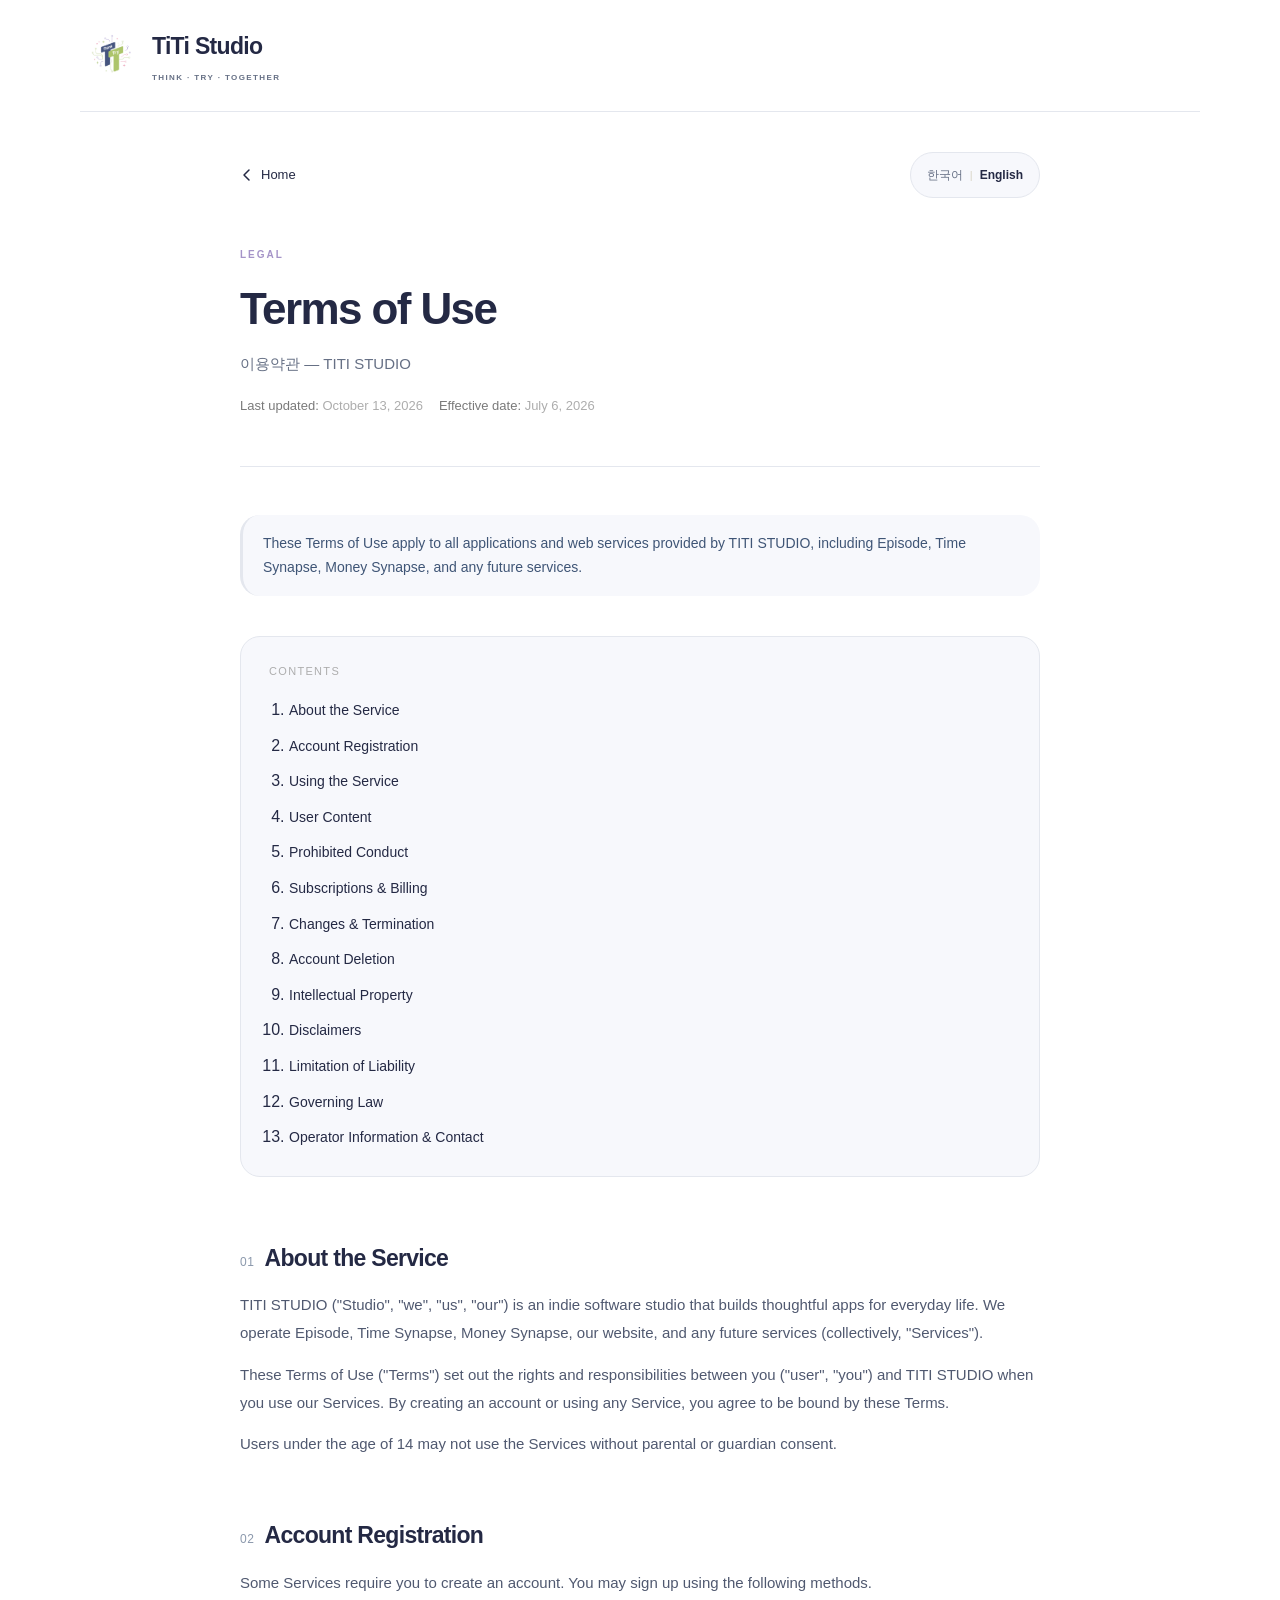
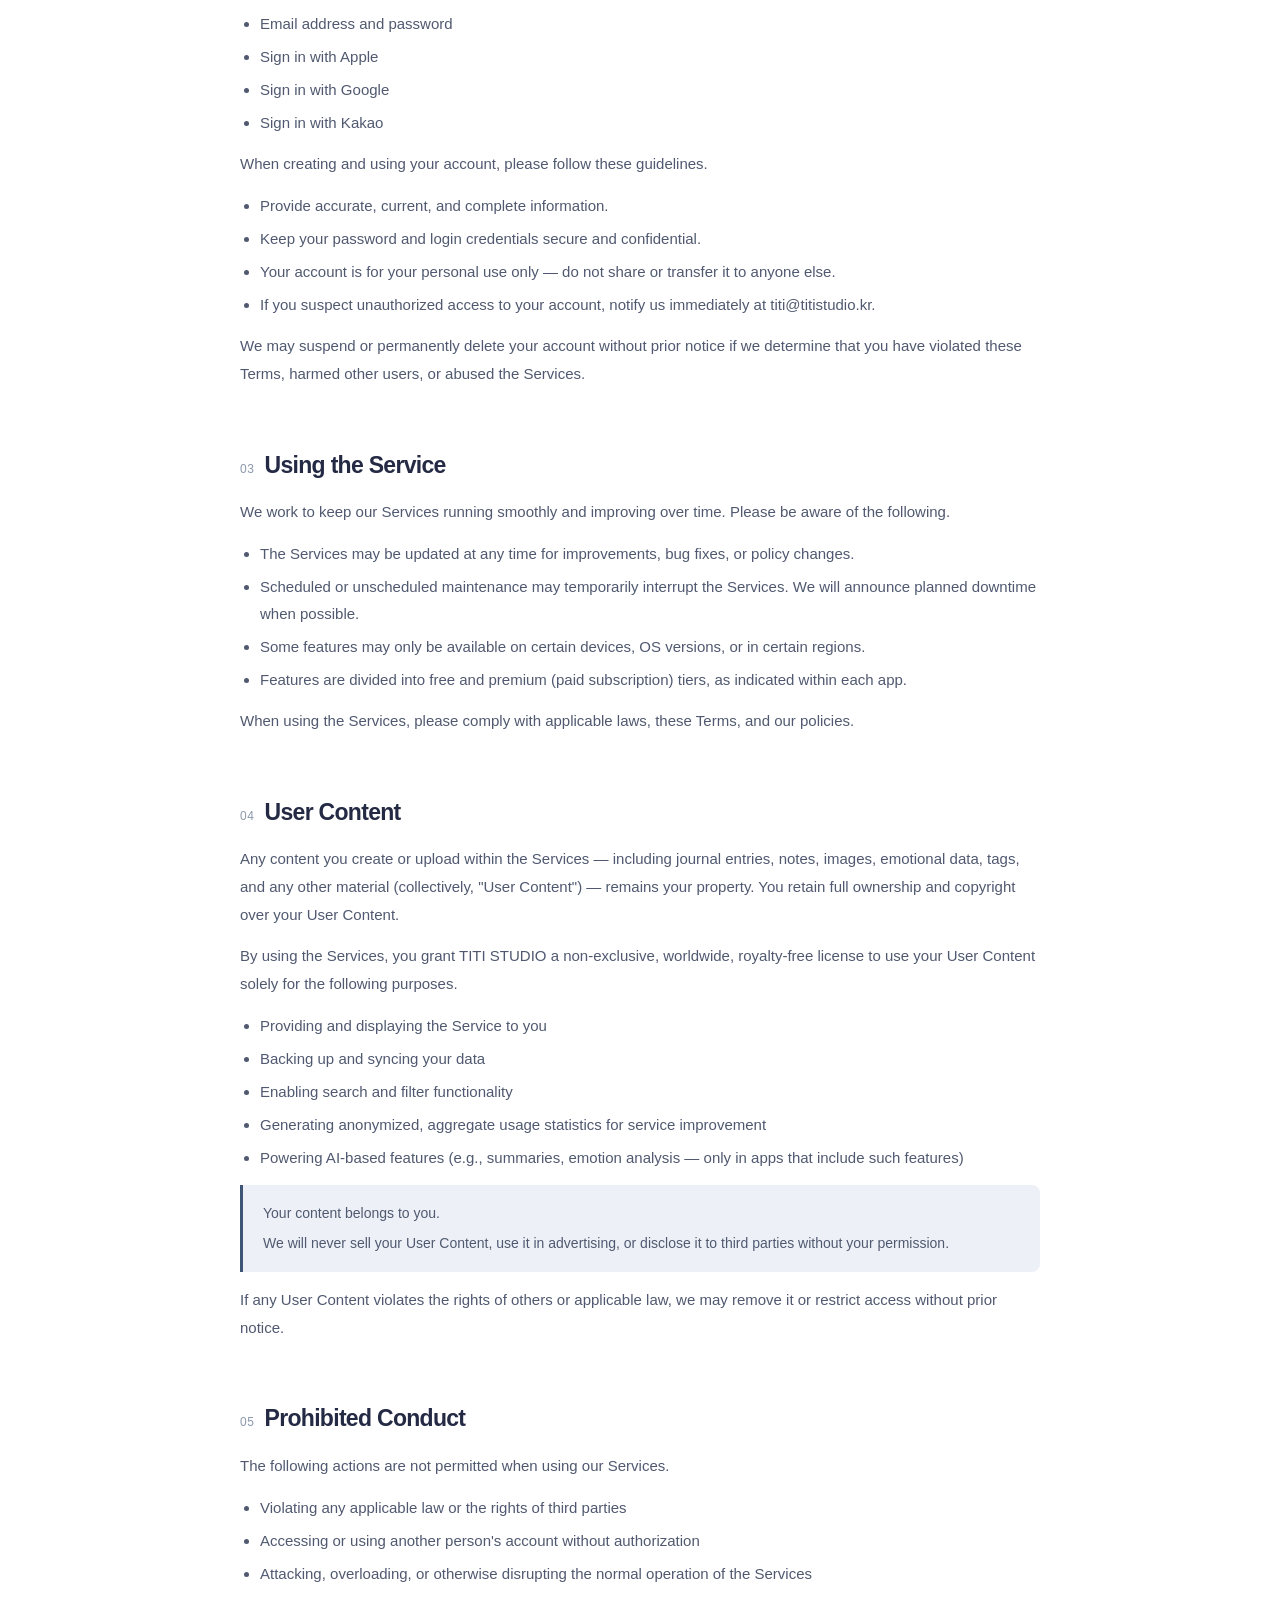
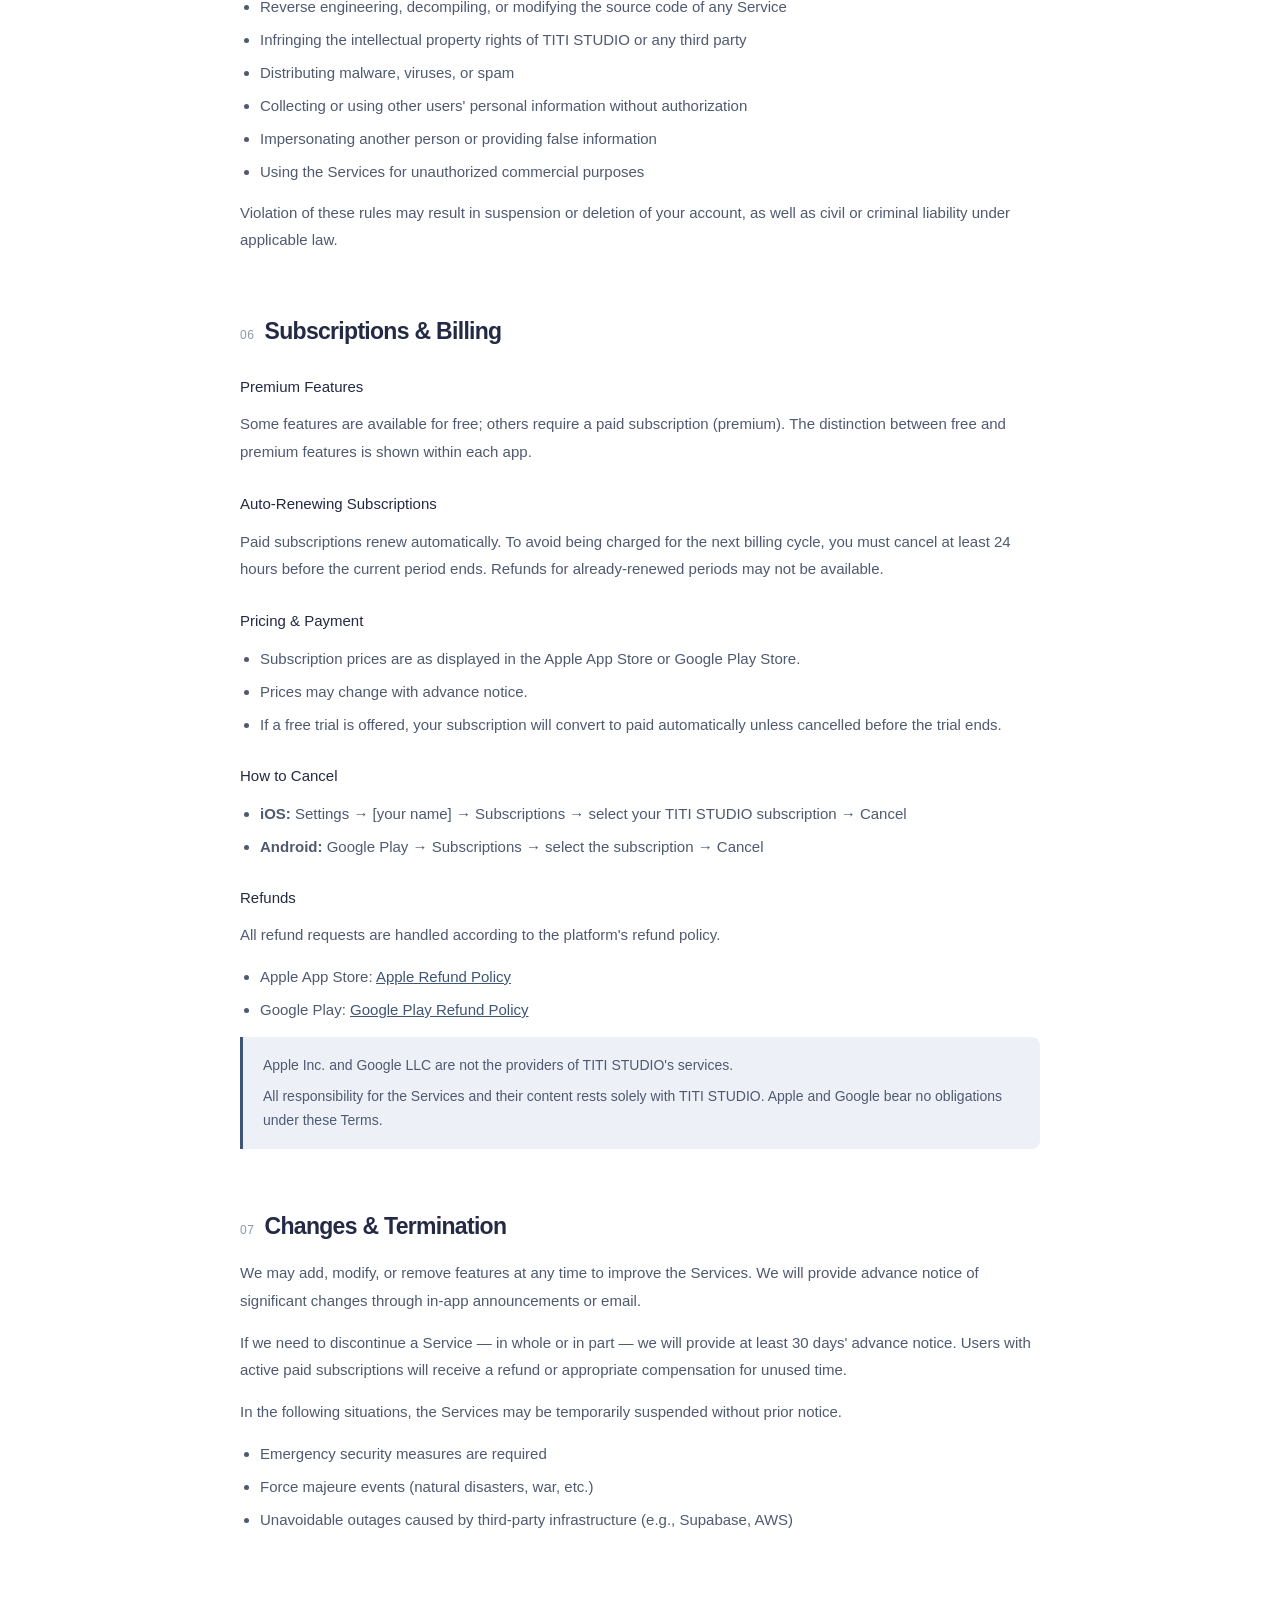
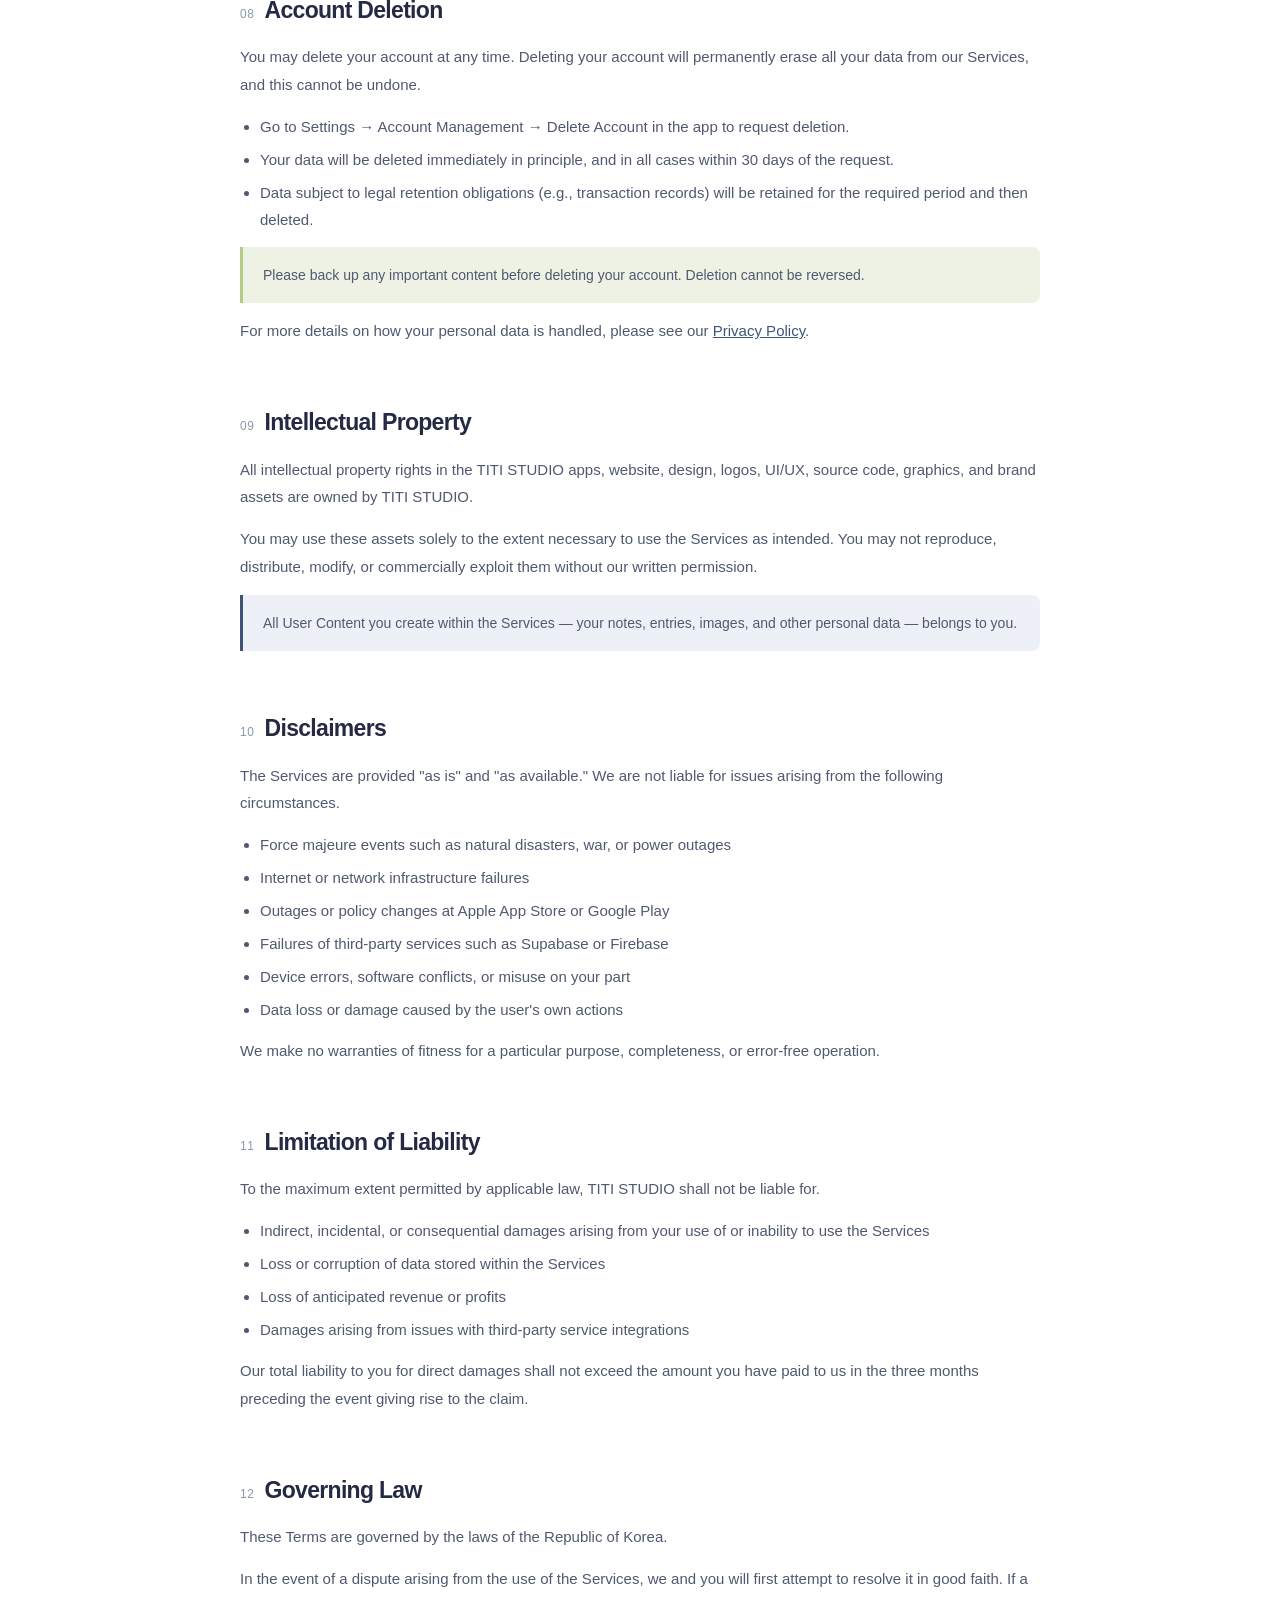
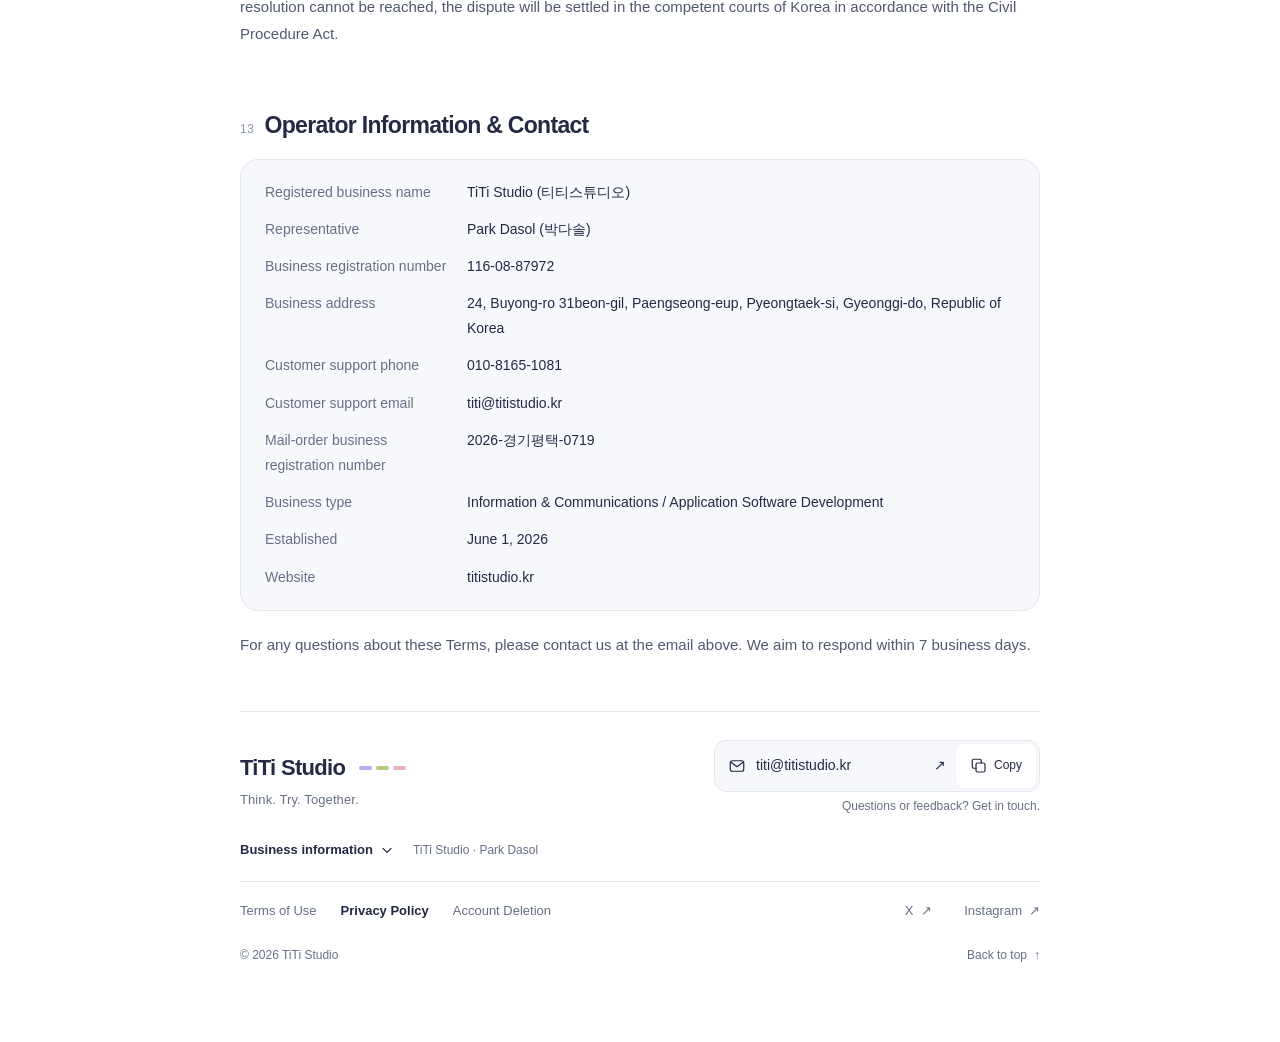
<file: terms/en.html>
<!DOCTYPE html>
<html lang="en">
<head>
  <meta charset="utf-8">
  <meta name="viewport" content="width=device-width, initial-scale=1">
  <title>Terms of Use — TiTi Studio</title>
  <meta name="description" content="Terms of Use for all TITI STUDIO apps and services including Episode, Time Synapse, Money Synapse, and future releases.">
  <meta name="canonical" content="https://titistudio.kr/terms/en.html">
  <meta property="og:title" content="Terms of Use — TiTi Studio">
  <meta property="og:description" content="TITI STUDIO Terms of Use — applies to all apps and web services.">
  <meta property="og:type" content="website">
  <meta property="og:url" content="https://titistudio.kr/terms/en.html">
  <style>
    *, *::before, *::after { box-sizing: border-box; }
    html { scroll-behavior: smooth; }
    body { margin: 0; background: #FEFCF8; color: #2D2D2D; font-family: var(--gs-font); -webkit-font-smoothing: antialiased; line-height: 1.8; }
    .page-wrap { max-width: 720px; margin: 0 auto; padding: 80px 40px 120px; }
    .top-bar { display: flex; align-items: center; justify-content: space-between; margin-bottom: 56px; flex-wrap: wrap; gap: 12px; }
    .back-btn { display: inline-flex; align-items: center; gap: 7px; text-decoration: none; font-size: 13px; font-weight: 500; color: #7A7A7A; transition: color 0.18s; }
    .back-btn:hover { color: #3F5576; }
    .lang-switch { display: flex; align-items: center; }
    .lang-a { font-size: 12px; color: #ADADAD; text-decoration: none; transition: color 0.18s; padding: 2px 0; }
    .lang-a:hover { color: #3F5576; }
    .lang-a.active { font-weight: 600; color: #3F5576; }
    .lang-sep { color: #D8D3C4; font-size: 11px; padding: 0 7px; user-select: none; }
    .doc-label { font-size: 11px; font-weight: 500; letter-spacing: 0.18em; text-transform: uppercase; color: #3F5576; opacity: 0.75; margin-bottom: 14px; }
    .doc-title { font-family: var(--gs-font); font-size: clamp(32px, 5vw, 48px); font-weight: 500; letter-spacing: -0.025em; color: #1E1E1E; line-height: 1.15; margin: 0 0 12px; }
    .doc-subtitle { font-size: 15px; color: #7A7A7A; margin: 0 0 16px; }
    .doc-meta { display: flex; flex-wrap: wrap; gap: 16px; margin-bottom: 48px; }
    .doc-meta span { font-size: 13px; color: #ADADAD; }
    .doc-meta strong { font-weight: 500; color: #7A7A7A; }
    hr { border: none; border-top: 1px solid #E5E0D5; margin: 0 0 48px; }
    .notice { background: #EDF1F7; border-left: 3px solid #3F5576; border-radius: 0 8px 8px 0; padding: 16px 20px; margin-bottom: 40px; }
    .notice p { font-size: 14px; color: #3F5576; font-weight: 500; margin: 0; line-height: 1.75; }
    .toc { background: white; border: 1px solid #E5E0D5; border-radius: 12px; padding: 24px 28px; margin-bottom: 56px; }
    .toc-title { font-size: 11px; font-weight: 500; letter-spacing: 0.12em; text-transform: uppercase; color: #ADADAD; margin: 0 0 14px; }
    .toc ol { margin: 0; padding-left: 20px; display: flex; flex-direction: column; gap: 6px; }
    .toc a { text-decoration: none; font-size: 14px; color: #5A5A5A; transition: color 0.18s; }
    .toc a:hover { color: #3F5576; }
    .s { margin-bottom: 52px; }
    .s h2 { font-family: var(--gs-font); font-size: 22px; font-weight: 500; color: #1E1E1E; margin: 0 0 16px; padding-top: 8px; display: flex; align-items: baseline; gap: 10px; }
    .n { font-size: 12px; font-weight: 500; color: #3F5576; opacity: 0.6; letter-spacing: 0.05em; flex-shrink: 0; }
    .s p { font-size: 15px; line-height: 1.85; color: #5A5A5A; margin: 0 0 14px; }
    .s p:last-child { margin-bottom: 0; }
    .s ul, .s ol { margin: 0 0 14px; padding-left: 20px; display: flex; flex-direction: column; gap: 6px; }
    .s li { font-size: 15px; line-height: 1.8; color: #5A5A5A; }
    .s h3 { font-size: 15px; font-weight: 500; color: #3A3A3A; margin: 24px 0 10px; }
    table { width: 100%; border-collapse: collapse; margin: 14px 0; font-size: 13.5px; }
    th { background: #F4F1EC; font-weight: 500; color: #3A3A3A; padding: 10px 14px; text-align: left; border: 1px solid #E5E0D5; }
    td { padding: 10px 14px; border: 1px solid #E5E0D5; color: #5A5A5A; vertical-align: top; line-height: 1.65; }
    tr:nth-child(even) td { background: #FDFCF9; }
    .op-table td:first-child { font-weight: 500; color: #3A3A3A; white-space: nowrap; width: 38%; }
    .blue-box { background: #EDF1F7; border-left: 3px solid #3F5576; border-radius: 0 8px 8px 0; padding: 16px 20px; margin: 14px 0; }
    .blue-box p { font-size: 14px; color: #3F5576; font-weight: 500; margin: 0 0 6px; line-height: 1.75; }
    .blue-box p:last-child { margin: 0; }
    .green-box { background: #EDF5E8; border-left: 3px solid #8FAF6A; border-radius: 0 8px 8px 0; padding: 16px 20px; margin: 14px 0; }
    .green-box p { font-size: 14px; color: #5A7A40; font-weight: 500; margin: 0; line-height: 1.75; }
    .cbox { background: white; border: 1px solid #E5E0D5; border-radius: 12px; padding: 24px 28px; margin-top: 16px; }
    .cbox p { font-size: 14px; color: #7A7A7A; margin: 0 0 8px; }
    .cbox p:last-child { margin-bottom: 0; }
    .cbox a { color: #3F5576; text-decoration: none; font-weight: 500; }
    .doc-footer { border-top: 1px solid #E5E0D5; padding-top: 28px; margin-top: 80px; display: flex; align-items: center; justify-content: space-between; flex-wrap: wrap; gap: 10px; }
    .doc-footer a { text-decoration: none; font-size: 13px; color: #ADADAD; transition: color 0.18s; display: flex; align-items: center; gap: 5px; }
    .doc-footer a:hover { color: #3F5576; }
    .brand { font-family: var(--gs-font); font-size: 14px; font-style: italic; color: #8FAF6A; opacity: 0.85; }
    @media (max-width: 600px) {
      .page-wrap { padding: 60px 20px 100px; }
      .toc, .cbox { padding: 20px; }
      table { font-size: 12.5px; }
      th, td { padding: 8px 10px; }
      .op-table td:first-child { white-space: normal; width: auto; }
    }
  </style>
  <link rel="stylesheet" href="../theme.css">
  <link rel="stylesheet" href="../legal.css">
  <link rel="stylesheet" href="../footer.css?v=20261013-4">
  <script src="../footer.js?v=20261013-4" defer></script>
</head>
<body>
<header class="legal-header" id="page-top" tabindex="-1"><a href="../index.html"><img src="../assets/titi-studio-original.png" alt=""><span>TiTi Studio<small>THINK · TRY · TOGETHER</small></span></a></header>
<div class="page-wrap">

  <div class="top-bar">
    <a href="../index.html" class="back-btn">
      <svg width="14" height="14" viewBox="0 0 14 14" fill="none"><path d="M9 2L4 7l5 5" stroke="currentColor" stroke-width="1.5" stroke-linecap="round" stroke-linejoin="round"></path></svg>
      Home
    </a>
    <div class="lang-switch">
      <a href="ko.html" class="lang-a">한국어</a>
      <span class="lang-sep">|</span>
      <span class="lang-a active">English</span>
    </div>
  </div>

  <p class="doc-label">Legal</p>
  <h1 class="doc-title">Terms of Use</h1>
  <p class="doc-subtitle">이용약관 — TITI STUDIO</p>
  <div class="doc-meta">
    <span><strong>Last updated:</strong> October 13, 2026</span>
    <span><strong>Effective date:</strong> July 6, 2026</span>
  </div>
  <hr>

  <div class="notice">
    <p>These Terms of Use apply to all applications and web services provided by TITI STUDIO, including Episode, Time Synapse, Money Synapse, and any future services.</p>
  </div>

  <nav class="toc">
    <p class="toc-title">Contents</p>
    <ol>
      <li><a href="#s1">About the Service</a></li>
      <li><a href="#s2">Account Registration</a></li>
      <li><a href="#s3">Using the Service</a></li>
      <li><a href="#s4">User Content</a></li>
      <li><a href="#s5">Prohibited Conduct</a></li>
      <li><a href="#s6">Subscriptions &amp; Billing</a></li>
      <li><a href="#s7">Changes &amp; Termination</a></li>
      <li><a href="#s8">Account Deletion</a></li>
      <li><a href="#s9">Intellectual Property</a></li>
      <li><a href="#s10">Disclaimers</a></li>
      <li><a href="#s11">Limitation of Liability</a></li>
      <li><a href="#s12">Governing Law</a></li>
      <li><a href="#s13">Operator Information &amp; Contact</a></li>
    </ol>
  </nav>

  <!-- 01 -->
  <div id="s1" class="s">
    <h2><span class="n">01</span>About the Service</h2>
    <p>TITI STUDIO ("Studio", "we", "us", "our") is an indie software studio that builds thoughtful apps for everyday life. We operate Episode, Time Synapse, Money Synapse, our website, and any future services (collectively, "Services").</p>
    <p>These Terms of Use ("Terms") set out the rights and responsibilities between you ("user", "you") and TITI STUDIO when you use our Services. By creating an account or using any Service, you agree to be bound by these Terms.</p>
    <p>Users under the age of 14 may not use the Services without parental or guardian consent.</p>
  </div>

  <!-- 02 -->
  <div id="s2" class="s">
    <h2><span class="n">02</span>Account Registration</h2>
    <p>Some Services require you to create an account. You may sign up using the following methods.</p>
    <ul>
      <li>Email address and password</li>
      <li>Sign in with Apple</li>
      <li>Sign in with Google</li>
      <li>Sign in with Kakao</li>
    </ul>
    <p>When creating and using your account, please follow these guidelines.</p>
    <ul>
      <li>Provide accurate, current, and complete information.</li>
      <li>Keep your password and login credentials secure and confidential.</li>
      <li>Your account is for your personal use only — do not share or transfer it to anyone else.</li>
      <li>If you suspect unauthorized access to your account, notify us immediately at titi@titistudio.kr.</li>
    </ul>
    <p>We may suspend or permanently delete your account without prior notice if we determine that you have violated these Terms, harmed other users, or abused the Services.</p>
  </div>

  <!-- 03 -->
  <div id="s3" class="s">
    <h2><span class="n">03</span>Using the Service</h2>
    <p>We work to keep our Services running smoothly and improving over time. Please be aware of the following.</p>
    <ul>
      <li>The Services may be updated at any time for improvements, bug fixes, or policy changes.</li>
      <li>Scheduled or unscheduled maintenance may temporarily interrupt the Services. We will announce planned downtime when possible.</li>
      <li>Some features may only be available on certain devices, OS versions, or in certain regions.</li>
      <li>Features are divided into free and premium (paid subscription) tiers, as indicated within each app.</li>
    </ul>
    <p>When using the Services, please comply with applicable laws, these Terms, and our policies.</p>
  </div>

  <!-- 04 -->
  <div id="s4" class="s">
    <h2><span class="n">04</span>User Content</h2>
    <p>Any content you create or upload within the Services — including journal entries, notes, images, emotional data, tags, and any other material (collectively, "User Content") — remains your property. You retain full ownership and copyright over your User Content.</p>
    <p>By using the Services, you grant TITI STUDIO a non-exclusive, worldwide, royalty-free license to use your User Content solely for the following purposes.</p>
    <ul>
      <li>Providing and displaying the Service to you</li>
      <li>Backing up and syncing your data</li>
      <li>Enabling search and filter functionality</li>
      <li>Generating anonymized, aggregate usage statistics for service improvement</li>
      <li>Powering AI-based features (e.g., summaries, emotion analysis — only in apps that include such features)</li>
    </ul>
    <div class="blue-box">
      <p>Your content belongs to you.</p>
      <p>We will never sell your User Content, use it in advertising, or disclose it to third parties without your permission.</p>
    </div>
    <p>If any User Content violates the rights of others or applicable law, we may remove it or restrict access without prior notice.</p>
  </div>

  <!-- 05 -->
  <div id="s5" class="s">
    <h2><span class="n">05</span>Prohibited Conduct</h2>
    <p>The following actions are not permitted when using our Services.</p>
    <ul>
      <li>Violating any applicable law or the rights of third parties</li>
      <li>Accessing or using another person's account without authorization</li>
      <li>Attacking, overloading, or otherwise disrupting the normal operation of the Services</li>
      <li>Reverse engineering, decompiling, or modifying the source code of any Service</li>
      <li>Infringing the intellectual property rights of TITI STUDIO or any third party</li>
      <li>Distributing malware, viruses, or spam</li>
      <li>Collecting or using other users' personal information without authorization</li>
      <li>Impersonating another person or providing false information</li>
      <li>Using the Services for unauthorized commercial purposes</li>
    </ul>
    <p>Violation of these rules may result in suspension or deletion of your account, as well as civil or criminal liability under applicable law.</p>
  </div>

  <!-- 06 -->
  <div id="s6" class="s">
    <h2><span class="n">06</span>Subscriptions &amp; Billing</h2>
    <h3>Premium Features</h3>
    <p>Some features are available for free; others require a paid subscription (premium). The distinction between free and premium features is shown within each app.</p>

    <h3>Auto-Renewing Subscriptions</h3>
    <p>Paid subscriptions renew automatically. To avoid being charged for the next billing cycle, you must cancel at least 24 hours before the current period ends. Refunds for already-renewed periods may not be available.</p>

    <h3>Pricing &amp; Payment</h3>
    <ul>
      <li>Subscription prices are as displayed in the Apple App Store or Google Play Store.</li>
      <li>Prices may change with advance notice.</li>
      <li>If a free trial is offered, your subscription will convert to paid automatically unless cancelled before the trial ends.</li>
    </ul>

    <h3>How to Cancel</h3>
    <ul>
      <li><strong>iOS:</strong> Settings → [your name] → Subscriptions → select your TITI STUDIO subscription → Cancel</li>
      <li><strong>Android:</strong> Google Play → Subscriptions → select the subscription → Cancel</li>
    </ul>

    <h3>Refunds</h3>
    <p>All refund requests are handled according to the platform's refund policy.</p>
    <ul>
      <li>Apple App Store: <a href="https://support.apple.com/en-us/118223" target="_blank" rel="noopener" style="color:#3F5576;">Apple Refund Policy</a></li>
      <li>Google Play: <a href="https://support.google.com/googleplay/answer/2479637" target="_blank" rel="noopener" style="color:#3F5576;">Google Play Refund Policy</a></li>
    </ul>

    <div class="blue-box">
      <p>Apple Inc. and Google LLC are not the providers of TITI STUDIO's services.</p>
      <p>All responsibility for the Services and their content rests solely with TITI STUDIO. Apple and Google bear no obligations under these Terms.</p>
    </div>
  </div>

  <!-- 07 -->
  <div id="s7" class="s">
    <h2><span class="n">07</span>Changes &amp; Termination</h2>
    <p>We may add, modify, or remove features at any time to improve the Services. We will provide advance notice of significant changes through in-app announcements or email.</p>
    <p>If we need to discontinue a Service — in whole or in part — we will provide at least 30 days' advance notice. Users with active paid subscriptions will receive a refund or appropriate compensation for unused time.</p>
    <p>In the following situations, the Services may be temporarily suspended without prior notice.</p>
    <ul>
      <li>Emergency security measures are required</li>
      <li>Force majeure events (natural disasters, war, etc.)</li>
      <li>Unavoidable outages caused by third-party infrastructure (e.g., Supabase, AWS)</li>
    </ul>
  </div>

  <!-- 08 -->
  <div id="s8" class="s">
    <h2><span class="n">08</span>Account Deletion</h2>
    <p>You may delete your account at any time. Deleting your account will permanently erase all your data from our Services, and this cannot be undone.</p>
    <ul>
      <li>Go to Settings → Account Management → Delete Account in the app to request deletion.</li>
      <li>Your data will be deleted immediately in principle, and in all cases within 30 days of the request.</li>
      <li>Data subject to legal retention obligations (e.g., transaction records) will be retained for the required period and then deleted.</li>
    </ul>
    <div class="green-box">
      <p>Please back up any important content before deleting your account. Deletion cannot be reversed.</p>
    </div>
    <p>For more details on how your personal data is handled, please see our <a href="../privacy/" style="color:#3F5576;">Privacy Policy</a>.</p>
  </div>

  <!-- 09 -->
  <div id="s9" class="s">
    <h2><span class="n">09</span>Intellectual Property</h2>
    <p>All intellectual property rights in the TITI STUDIO apps, website, design, logos, UI/UX, source code, graphics, and brand assets are owned by TITI STUDIO.</p>
    <p>You may use these assets solely to the extent necessary to use the Services as intended. You may not reproduce, distribute, modify, or commercially exploit them without our written permission.</p>
    <div class="blue-box">
      <p>All User Content you create within the Services — your notes, entries, images, and other personal data — belongs to you.</p>
    </div>
  </div>

  <!-- 10 -->
  <div id="s10" class="s">
    <h2><span class="n">10</span>Disclaimers</h2>
    <p>The Services are provided "as is" and "as available." We are not liable for issues arising from the following circumstances.</p>
    <ul>
      <li>Force majeure events such as natural disasters, war, or power outages</li>
      <li>Internet or network infrastructure failures</li>
      <li>Outages or policy changes at Apple App Store or Google Play</li>
      <li>Failures of third-party services such as Supabase or Firebase</li>
      <li>Device errors, software conflicts, or misuse on your part</li>
      <li>Data loss or damage caused by the user's own actions</li>
    </ul>
    <p>We make no warranties of fitness for a particular purpose, completeness, or error-free operation.</p>
  </div>

  <!-- 11 -->
  <div id="s11" class="s">
    <h2><span class="n">11</span>Limitation of Liability</h2>
    <p>To the maximum extent permitted by applicable law, TITI STUDIO shall not be liable for.</p>
    <ul>
      <li>Indirect, incidental, or consequential damages arising from your use of or inability to use the Services</li>
      <li>Loss or corruption of data stored within the Services</li>
      <li>Loss of anticipated revenue or profits</li>
      <li>Damages arising from issues with third-party service integrations</li>
    </ul>
    <p>Our total liability to you for direct damages shall not exceed the amount you have paid to us in the three months preceding the event giving rise to the claim.</p>
  </div>

  <!-- 12 -->
  <div id="s12" class="s">
    <h2><span class="n">12</span>Governing Law</h2>
    <p>These Terms are governed by the laws of the Republic of Korea.</p>
    <p>In the event of a dispute arising from the use of the Services, we and you will first attempt to resolve it in good faith. If a resolution cannot be reached, the dispute will be settled in the competent courts of Korea in accordance with the Civil Procedure Act.</p>
  </div>

  <!-- 13 -->
  <div id="s13" class="s">
    <h2><span class="n">13</span>Operator Information &amp; Contact</h2>
    <dl class="business-details"><div><dt>Registered business name</dt><dd>TiTi Studio (티티스튜디오)</dd></div><div><dt>Representative</dt><dd>Park Dasol (박다솔)</dd></div><div><dt>Business registration number</dt><dd>116-08-87972</dd></div><div><dt>Business address</dt><dd>24, Buyong-ro 31beon-gil, Paengseong-eup, Pyeongtaek-si, Gyeonggi-do, Republic of Korea</dd></div><div><dt>Customer support phone</dt><dd><a href="tel:+821081651081">010-8165-1081</a></dd></div><div><dt>Customer support email</dt><dd><a href="mailto:titi@titistudio.kr">titi@titistudio.kr</a></dd></div><div><dt>Mail-order business registration number</dt><dd>2026-경기평택-0719</dd></div><div><dt>Business type</dt><dd>Information &amp; Communications / Application Software Development</dd></div><div><dt>Established</dt><dd>June 1, 2026</dd></div><div><dt>Website</dt><dd><a href="https://titistudio.kr">titistudio.kr</a></dd></div></dl>
    <p style="margin-top:20px;">For any questions about these Terms, please contact us at the email above. We aim to respond within 7 business days.</p>
  </div>

  <footer class="titi-footer titi-footer--legal" id="site-footer" tabindex="-1" aria-label="Company information and contact">
    <div class="titi-footer__main">
      <div class="titi-footer__identity">
        <a class="titi-footer__brand" href="../index.html" aria-label="TiTi Studio home">TiTi Studio<span class="titi-footer__colors" aria-hidden="true"><i></i><i></i><i></i></span></a>
        <p class="titi-footer__tagline">Think. Try. Together.</p>
      </div>
      <div class="titi-footer__contact">
        <div class="titi-footer__email-group">
          <a class="titi-footer__email" href="mailto:titi@titistudio.kr" aria-label="Email TiTi Studio">
            <svg aria-hidden="true" viewBox="0 0 24 24"><rect x="3" y="5" width="18" height="14" rx="3"/><path d="m4 7 8 6 8-6"/></svg>
            <span>titi@titistudio.kr</span><span aria-hidden="true">↗</span>
          </a>
          <button class="titi-footer__copy" type="button" aria-label="Copy email address" aria-describedby="footer-copy-status" hidden>
            <svg class="titi-footer__copy-icon" aria-hidden="true" viewBox="0 0 24 24"><rect x="8" y="8" width="12" height="12" rx="2"/><path d="M15 8V5a2 2 0 0 0-2-2H5a2 2 0 0 0-2 2v8a2 2 0 0 0 2 2h3"/></svg>
            <svg class="titi-footer__check-icon" aria-hidden="true" viewBox="0 0 24 24"><path d="m5 12 4 4L19 6"/></svg>
            <span>Copy</span>
          </button>
        </div>
        <p class="titi-footer__status" id="footer-copy-status" role="status" aria-live="polite" aria-atomic="true">Questions or feedback? Get in touch.</p>
      </div>
    </div>
    <details class="titi-footer__business">
      <summary><span class="titi-footer__summary-label">Business information<svg aria-hidden="true" viewBox="0 0 20 20"><path d="m5 8 5 5 5-5"/></svg></span><span class="titi-footer__summary-note">TiTi Studio · Park Dasol</span></summary>
      <dl class="titi-footer__business-grid"><div><dt>Registered business name</dt><dd>TiTi Studio (티티스튜디오)</dd></div><div><dt>Representative</dt><dd>Park Dasol (박다솔)</dd></div><div><dt>Business registration number</dt><dd>116-08-87972</dd></div><div><dt>Business address</dt><dd>24, Buyong-ro 31beon-gil, Paengseong-eup, Pyeongtaek-si, Gyeonggi-do, Republic of Korea</dd></div><div><dt>Customer support phone</dt><dd><a href="tel:+821081651081">010-8165-1081</a></dd></div><div><dt>Customer support email</dt><dd><a href="mailto:titi@titistudio.kr">titi@titistudio.kr</a></dd></div><div><dt>Mail-order business registration number</dt><dd>2026-경기평택-0719</dd></div></dl>
    </details>
    <div class="titi-footer__bottom">
      <nav class="titi-footer__policies" aria-label="Policies">
        <a href="../terms/en.html">Terms of Use</a>
        <a class="titi-footer__privacy" href="../privacy/en.html">Privacy Policy</a>
        <a href="../delete-account/en.html">Account Deletion</a>
      </nav>
      <nav class="titi-footer__social" aria-label="Social media">
        <a href="https://x.com/thinktry_studio" target="_blank" rel="noopener noreferrer">X <span aria-hidden="true">↗</span></a>
        <a href="https://www.instagram.com/thinktry_studio" target="_blank" rel="noopener noreferrer">Instagram <span aria-hidden="true">↗</span></a>
      </nav>
      <p class="titi-footer__copyright">© 2026 TiTi Studio</p>
      <a class="titi-footer__top" href="#page-top">Back to top <span aria-hidden="true">↑</span></a>
    </div>
  </footer>

</div>
</body>
</html>
</file>
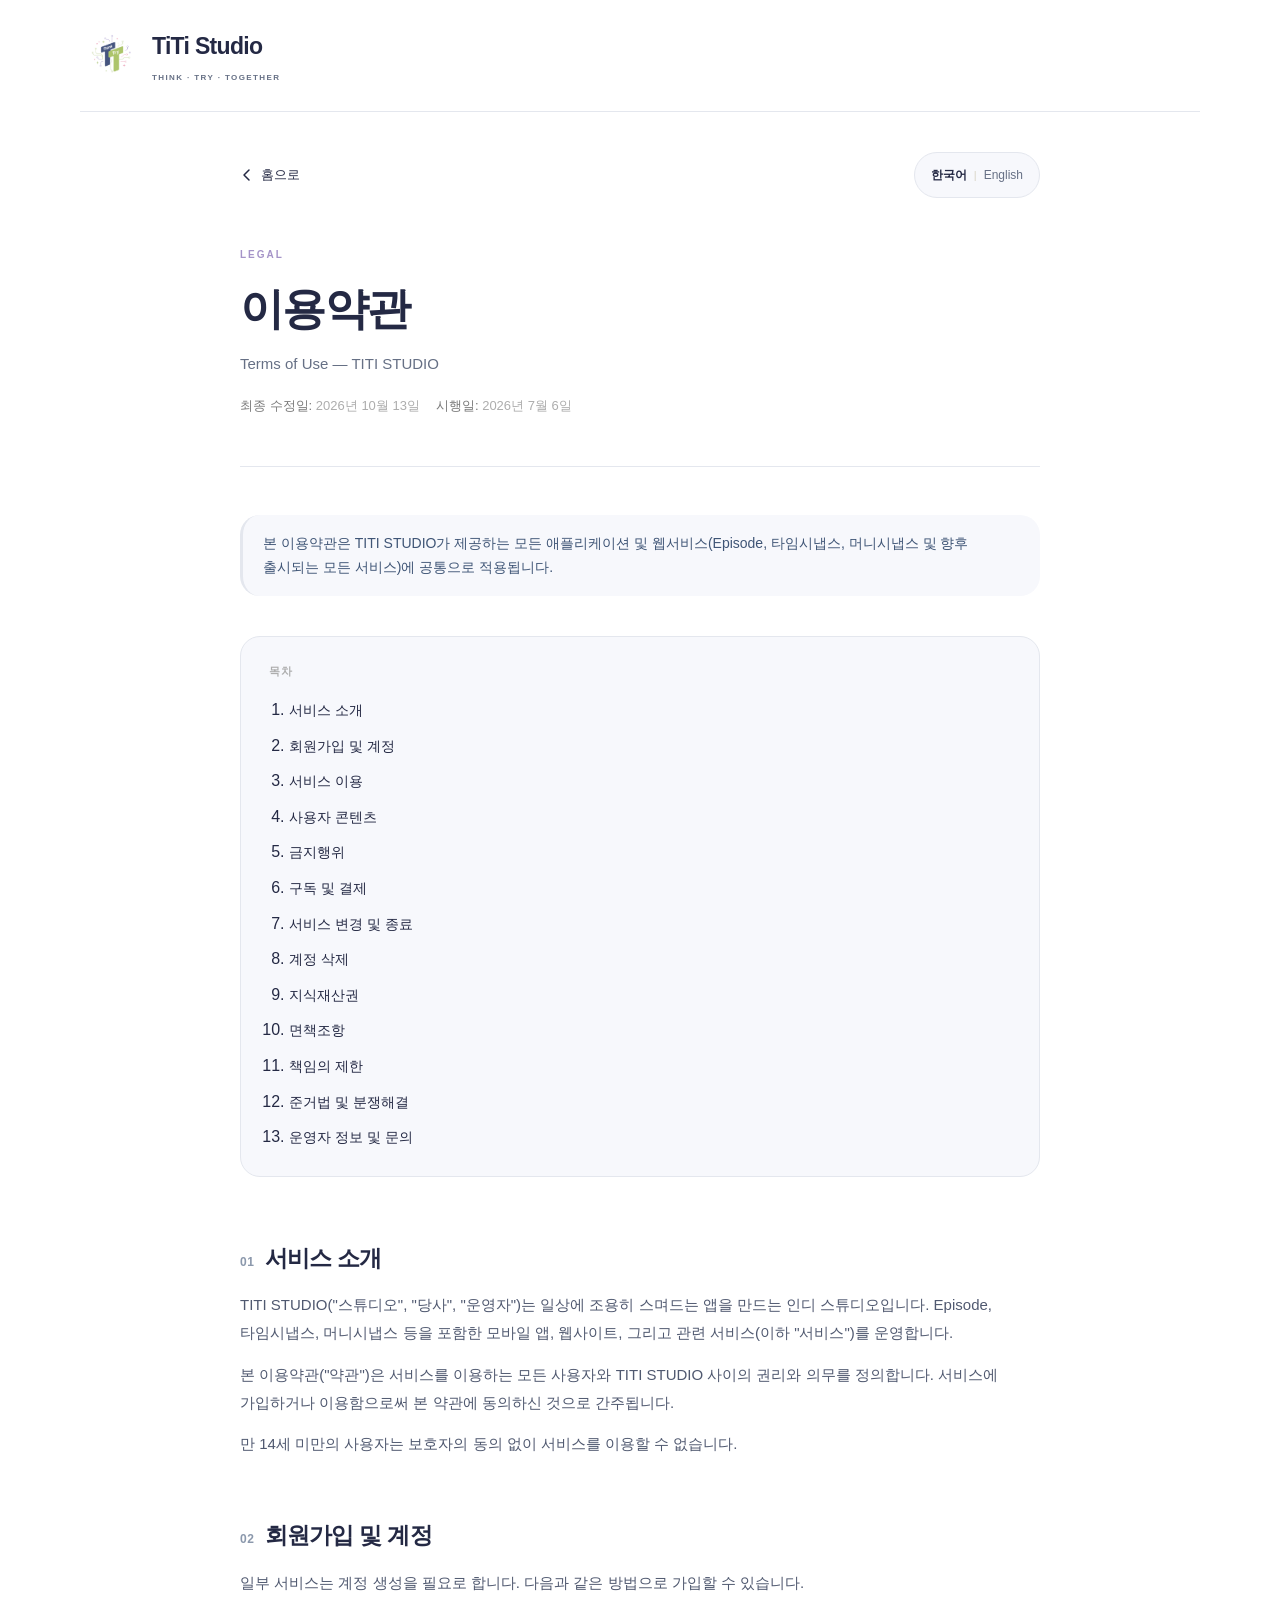
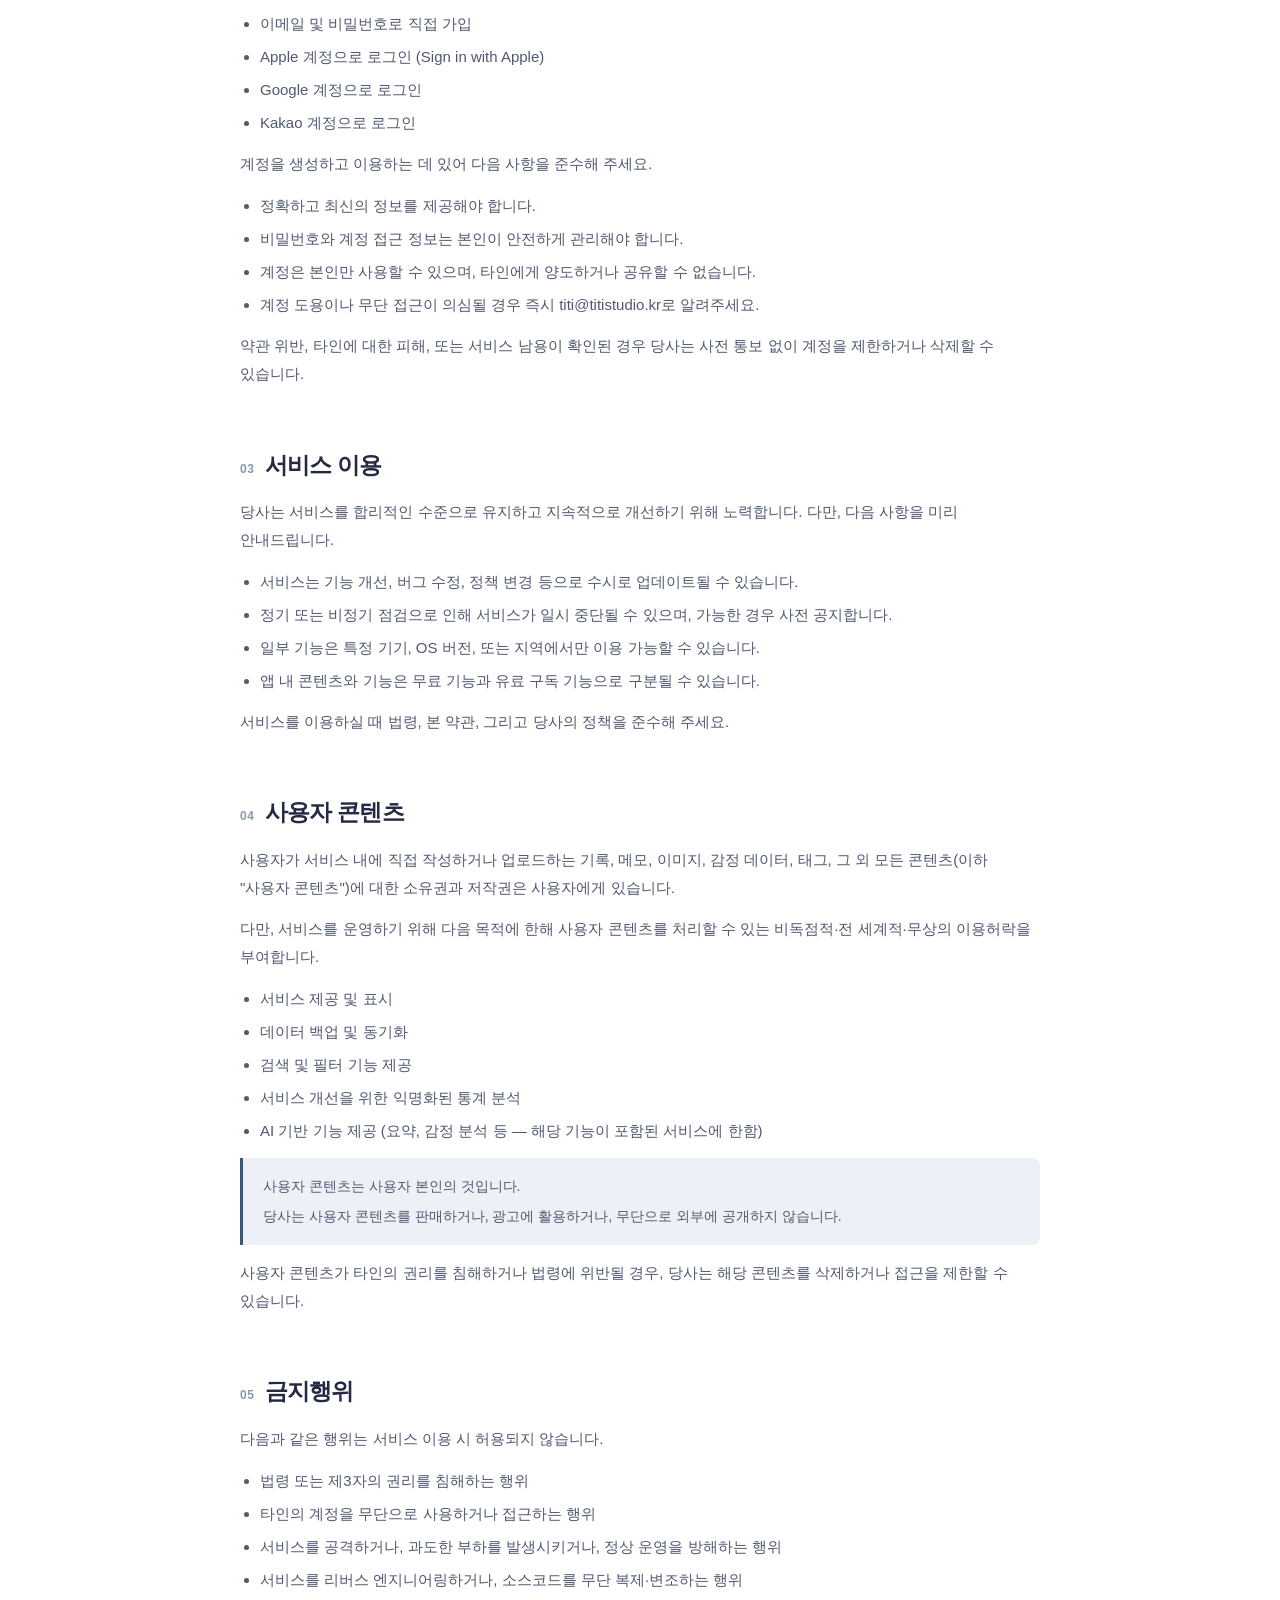
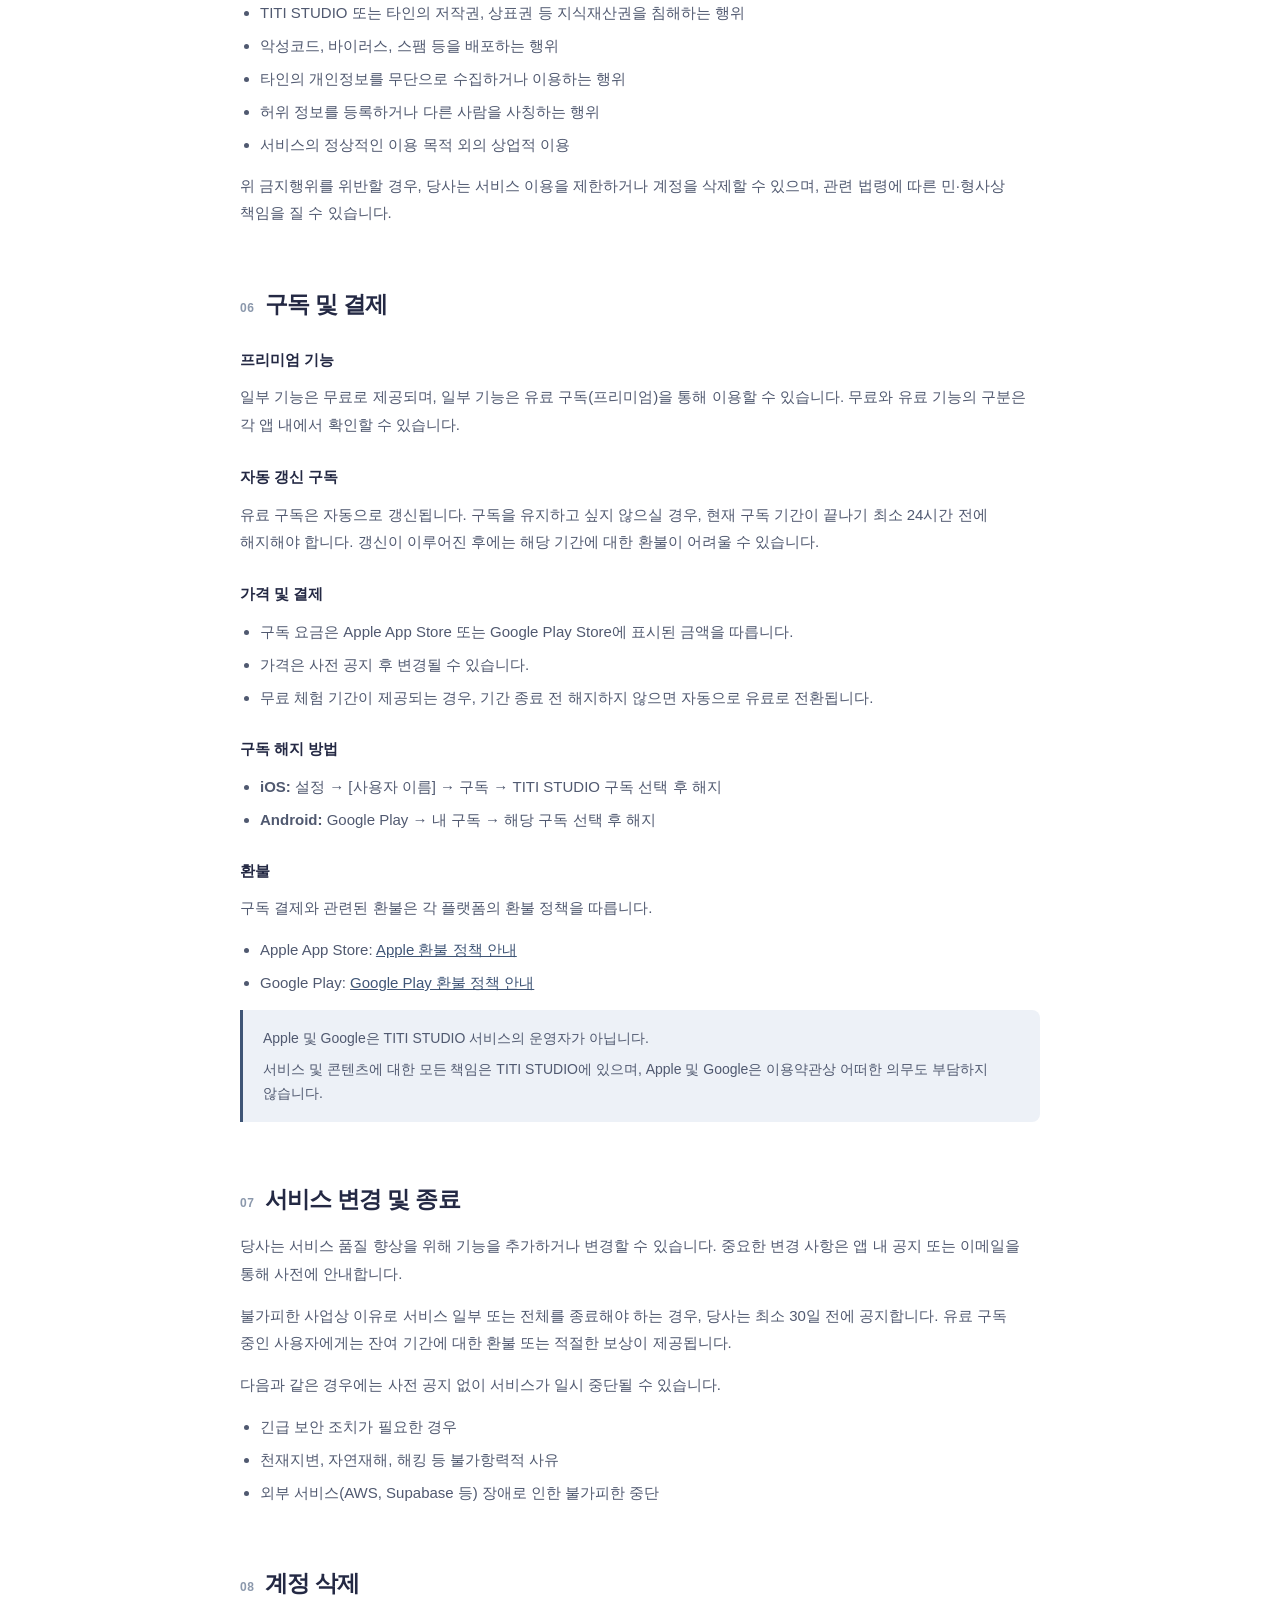
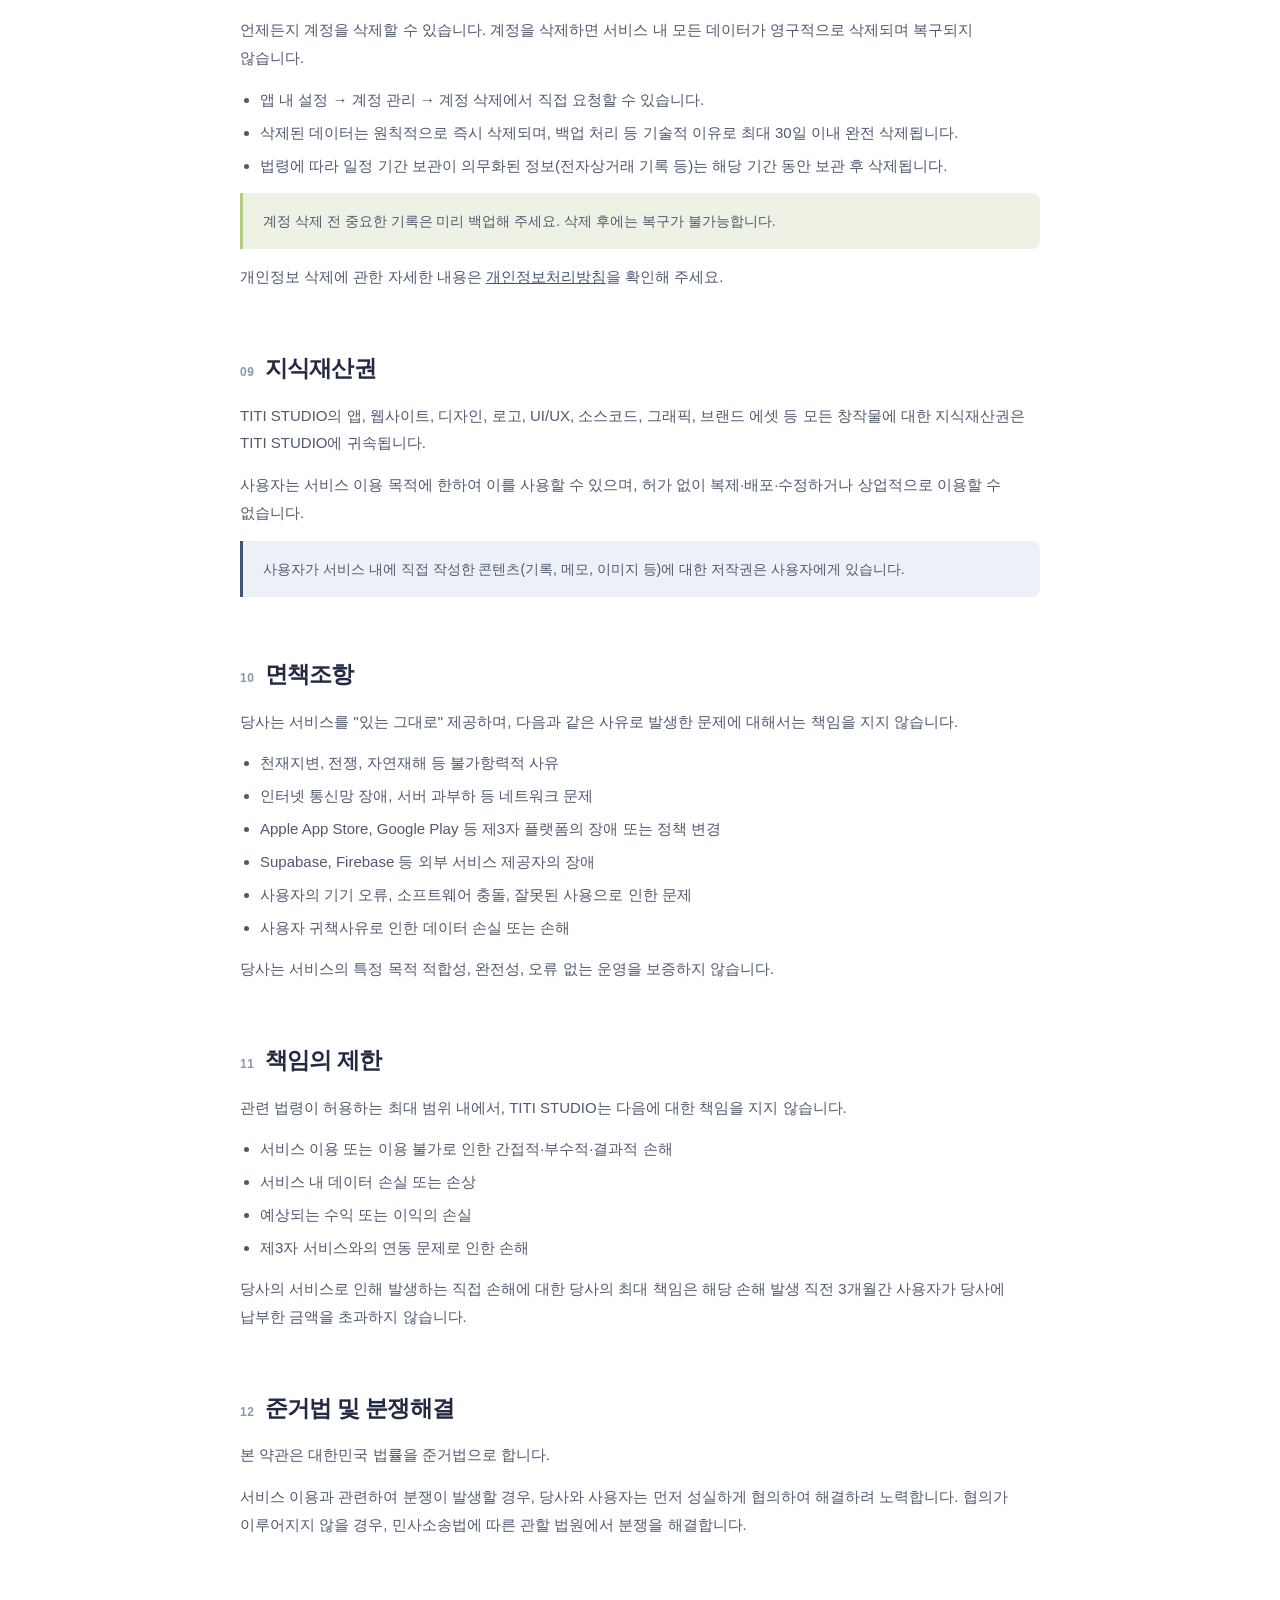
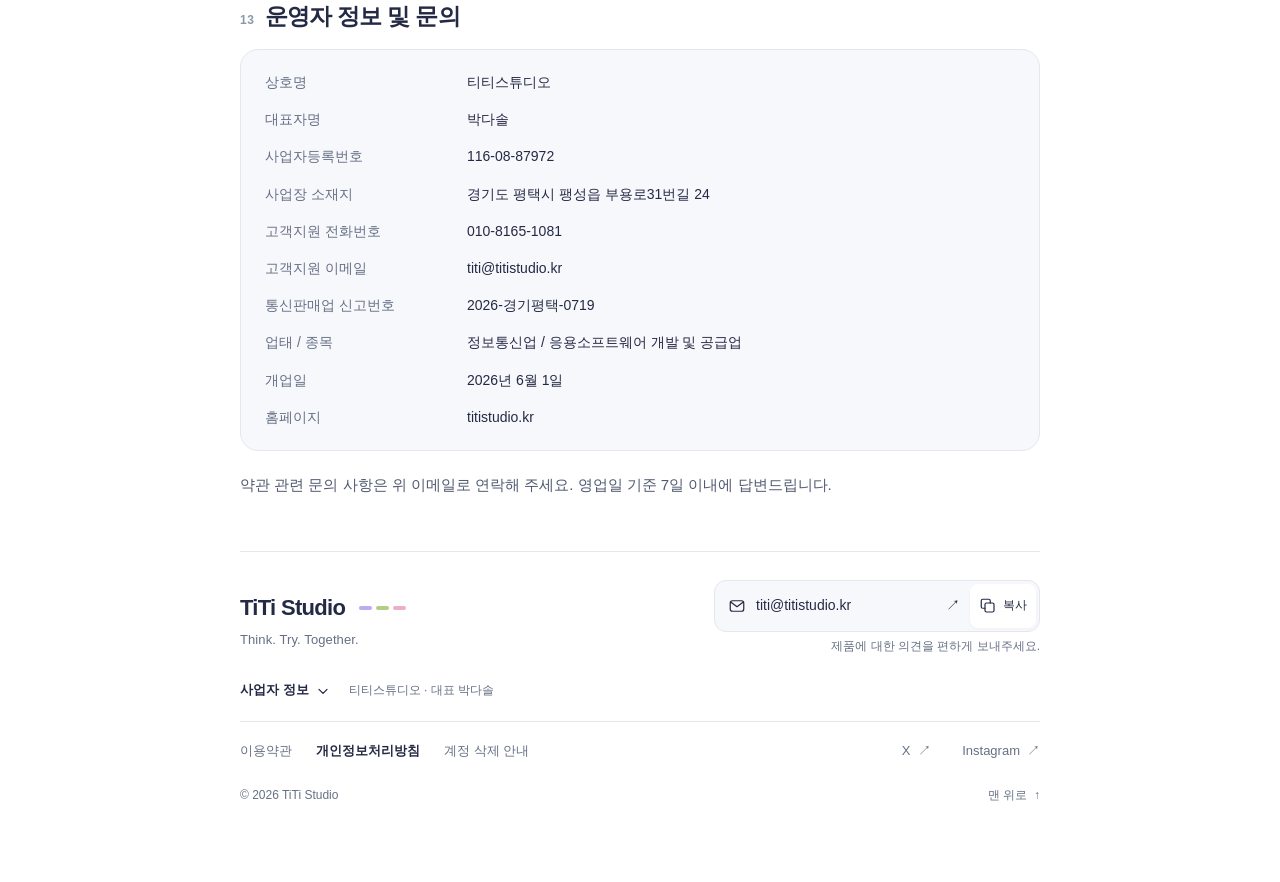
<file: terms/ko.html>
<!DOCTYPE html>
<html lang="ko">
<head>
  <meta charset="utf-8">
  <meta name="viewport" content="width=device-width, initial-scale=1">
  <title>이용약관 — TiTi Studio</title>
  <meta name="description" content="TITI STUDIO 이용약관입니다. Episode, 타임시냅스, 머니시냅스 등 모든 TITI STUDIO 서비스에 공통 적용됩니다.">
  <meta name="canonical" content="https://titistudio.kr/terms/ko.html">
  <meta property="og:title" content="이용약관 — TiTi Studio">
  <meta property="og:description" content="TITI STUDIO 서비스 이용약관. 모든 앱 및 웹서비스에 공통 적용됩니다.">
  <meta property="og:type" content="website">
  <meta property="og:url" content="https://titistudio.kr/terms/ko.html">
  <style>
    *, *::before, *::after { box-sizing: border-box; }
    html { scroll-behavior: smooth; }
    body { margin: 0; background: #FEFCF8; color: #2D2D2D; font-family: var(--gs-font); -webkit-font-smoothing: antialiased; line-height: 1.8; }
    .page-wrap { max-width: 720px; margin: 0 auto; padding: 80px 40px 120px; }
    .top-bar { display: flex; align-items: center; justify-content: space-between; margin-bottom: 56px; flex-wrap: wrap; gap: 12px; }
    .back-btn { display: inline-flex; align-items: center; gap: 7px; text-decoration: none; font-size: 13px; font-weight: 500; color: #7A7A7A; transition: color 0.18s; }
    .back-btn:hover { color: #3F5576; }
    .lang-switch { display: flex; align-items: center; }
    .lang-a { font-size: 12px; color: #ADADAD; text-decoration: none; transition: color 0.18s; padding: 2px 0; }
    .lang-a:hover { color: #3F5576; }
    .lang-a.active { font-weight: 600; color: #3F5576; }
    .lang-sep { color: #D8D3C4; font-size: 11px; padding: 0 7px; user-select: none; }
    .doc-label { font-size: 11px; font-weight: 600; letter-spacing: 0.18em; text-transform: uppercase; color: #3F5576; opacity: 0.75; margin-bottom: 14px; }
    .doc-title { font-family: var(--gs-font); font-size: clamp(28px, 5vw, 48px); font-weight: 500; letter-spacing: -0.02em; color: #1E1E1E; line-height: 1.15; margin: 0 0 12px; }
    .doc-subtitle { font-size: 15px; color: #7A7A7A; margin: 0 0 16px; }
    .doc-meta { display: flex; flex-wrap: wrap; gap: 16px; margin-bottom: 48px; }
    .doc-meta span { font-size: 13px; color: #ADADAD; }
    .doc-meta strong { font-weight: 500; color: #7A7A7A; }
    hr { border: none; border-top: 1px solid #E5E0D5; margin: 0 0 48px; }
    .notice { background: #EDF1F7; border-left: 3px solid #3F5576; border-radius: 0 8px 8px 0; padding: 16px 20px; margin-bottom: 40px; }
    .notice p { font-size: 14px; color: #3F5576; font-weight: 500; margin: 0; word-break: keep-all; line-height: 1.75; }
    .toc { background: white; border: 1px solid #E5E0D5; border-radius: 12px; padding: 24px 28px; margin-bottom: 56px; }
    .toc-title { font-size: 11px; font-weight: 600; letter-spacing: 0.12em; text-transform: uppercase; color: #ADADAD; margin: 0 0 14px; }
    .toc ol { margin: 0; padding-left: 20px; display: flex; flex-direction: column; gap: 6px; }
    .toc a { text-decoration: none; font-size: 14px; color: #5A5A5A; transition: color 0.18s; }
    .toc a:hover { color: #3F5576; }
    .s { margin-bottom: 52px; }
    .s h2 { font-family: var(--gs-font); font-size: 22px; font-weight: 500; color: #1E1E1E; margin: 0 0 16px; padding-top: 8px; display: flex; align-items: baseline; gap: 10px; }
    .n { font-size: 12px; font-weight: 600; color: #3F5576; opacity: 0.6; letter-spacing: 0.05em; flex-shrink: 0; }
    .s p { font-size: 15px; line-height: 1.85; color: #5A5A5A; margin: 0 0 14px; word-break: keep-all; }
    .s p:last-child { margin-bottom: 0; }
    .s ul, .s ol { margin: 0 0 14px; padding-left: 20px; display: flex; flex-direction: column; gap: 6px; }
    .s li { font-size: 15px; line-height: 1.8; color: #5A5A5A; word-break: keep-all; }
    .s h3 { font-size: 15px; font-weight: 600; color: #3A3A3A; margin: 24px 0 10px; }
    table { width: 100%; border-collapse: collapse; margin: 14px 0; font-size: 13.5px; }
    th { background: #F4F1EC; font-weight: 600; color: #3A3A3A; padding: 10px 14px; text-align: left; border: 1px solid #E5E0D5; }
    td { padding: 10px 14px; border: 1px solid #E5E0D5; color: #5A5A5A; vertical-align: top; line-height: 1.65; }
    tr:nth-child(even) td { background: #FDFCF9; }
    .op-table td:first-child { font-weight: 500; color: #3A3A3A; white-space: nowrap; width: 38%; }
    .blue-box { background: #EDF1F7; border-left: 3px solid #3F5576; border-radius: 0 8px 8px 0; padding: 16px 20px; margin: 14px 0; }
    .blue-box p { font-size: 14px; color: #3F5576; font-weight: 500; margin: 0 0 6px; word-break: keep-all; line-height: 1.75; }
    .blue-box p:last-child { margin: 0; }
    .green-box { background: #EDF5E8; border-left: 3px solid #8FAF6A; border-radius: 0 8px 8px 0; padding: 16px 20px; margin: 14px 0; }
    .green-box p { font-size: 14px; color: #5A7A40; font-weight: 500; margin: 0; word-break: keep-all; line-height: 1.75; }
    .cbox { background: white; border: 1px solid #E5E0D5; border-radius: 12px; padding: 24px 28px; margin-top: 16px; }
    .cbox p { font-size: 14px; color: #7A7A7A; margin: 0 0 8px; word-break: keep-all; }
    .cbox p:last-child { margin-bottom: 0; }
    .cbox a { color: #3F5576; text-decoration: none; font-weight: 500; }
    .cbox a:hover { text-decoration: underline; }
    .doc-footer { border-top: 1px solid #E5E0D5; padding-top: 28px; margin-top: 80px; display: flex; align-items: center; justify-content: space-between; flex-wrap: wrap; gap: 10px; }
    .doc-footer a { text-decoration: none; font-size: 13px; color: #ADADAD; transition: color 0.18s; display: flex; align-items: center; gap: 5px; }
    .doc-footer a:hover { color: #3F5576; }
    .brand { font-family: var(--gs-font); font-size: 14px; font-style: italic; color: #8FAF6A; opacity: 0.85; }
    @media (max-width: 600px) {
      .page-wrap { padding: 60px 20px 100px; }
      .toc, .cbox { padding: 20px; }
      table { font-size: 12.5px; }
      th, td { padding: 8px 10px; }
      .op-table td:first-child { white-space: normal; width: auto; }
    }
  </style>
  <link rel="stylesheet" href="../theme.css">
  <link rel="stylesheet" href="../legal.css">
  <link rel="stylesheet" href="../footer.css?v=20261013-4">
  <script src="../footer.js?v=20261013-4" defer></script>
</head>
<body>
<header class="legal-header" id="page-top" tabindex="-1"><a href="../index.html"><img src="../assets/titi-studio-original.png" alt=""><span>TiTi Studio<small>THINK · TRY · TOGETHER</small></span></a></header>
<div class="page-wrap">

  <div class="top-bar">
    <a href="../index.html" class="back-btn">
      <svg width="14" height="14" viewBox="0 0 14 14" fill="none"><path d="M9 2L4 7l5 5" stroke="currentColor" stroke-width="1.5" stroke-linecap="round" stroke-linejoin="round"></path></svg>
      홈으로
    </a>
    <div class="lang-switch">
      <span class="lang-a active">한국어</span>
      <span class="lang-sep">|</span>
      <a href="en.html" class="lang-a">English</a>
    </div>
  </div>

  <p class="doc-label">Legal</p>
  <h1 class="doc-title">이용약관</h1>
  <p class="doc-subtitle">Terms of Use — TITI STUDIO</p>
  <div class="doc-meta">
    <span><strong>최종 수정일:</strong> 2026년 10월 13일</span>
    <span><strong>시행일:</strong> 2026년 7월 6일</span>
  </div>
  <hr>

  <div class="notice">
    <p>본 이용약관은 TITI STUDIO가 제공하는 모든 애플리케이션 및 웹서비스(Episode, 타임시냅스, 머니시냅스 및 향후 출시되는 모든 서비스)에 공통으로 적용됩니다.</p>
  </div>

  <nav class="toc">
    <p class="toc-title">목차</p>
    <ol>
      <li><a href="#s1">서비스 소개</a></li>
      <li><a href="#s2">회원가입 및 계정</a></li>
      <li><a href="#s3">서비스 이용</a></li>
      <li><a href="#s4">사용자 콘텐츠</a></li>
      <li><a href="#s5">금지행위</a></li>
      <li><a href="#s6">구독 및 결제</a></li>
      <li><a href="#s7">서비스 변경 및 종료</a></li>
      <li><a href="#s8">계정 삭제</a></li>
      <li><a href="#s9">지식재산권</a></li>
      <li><a href="#s10">면책조항</a></li>
      <li><a href="#s11">책임의 제한</a></li>
      <li><a href="#s12">준거법 및 분쟁해결</a></li>
      <li><a href="#s13">운영자 정보 및 문의</a></li>
    </ol>
  </nav>

  <!-- 01 -->
  <div id="s1" class="s">
    <h2><span class="n">01</span>서비스 소개</h2>
    <p>TITI STUDIO("스튜디오", "당사", "운영자")는 일상에 조용히 스며드는 앱을 만드는 인디 스튜디오입니다. Episode, 타임시냅스, 머니시냅스 등을 포함한 모바일 앱, 웹사이트, 그리고 관련 서비스(이하 "서비스")를 운영합니다.</p>
    <p>본 이용약관("약관")은 서비스를 이용하는 모든 사용자와 TITI STUDIO 사이의 권리와 의무를 정의합니다. 서비스에 가입하거나 이용함으로써 본 약관에 동의하신 것으로 간주됩니다.</p>
    <p>만 14세 미만의 사용자는 보호자의 동의 없이 서비스를 이용할 수 없습니다.</p>
  </div>

  <!-- 02 -->
  <div id="s2" class="s">
    <h2><span class="n">02</span>회원가입 및 계정</h2>
    <p>일부 서비스는 계정 생성을 필요로 합니다. 다음과 같은 방법으로 가입할 수 있습니다.</p>
    <ul>
      <li>이메일 및 비밀번호로 직접 가입</li>
      <li>Apple 계정으로 로그인 (Sign in with Apple)</li>
      <li>Google 계정으로 로그인</li>
      <li>Kakao 계정으로 로그인</li>
    </ul>
    <p>계정을 생성하고 이용하는 데 있어 다음 사항을 준수해 주세요.</p>
    <ul>
      <li>정확하고 최신의 정보를 제공해야 합니다.</li>
      <li>비밀번호와 계정 접근 정보는 본인이 안전하게 관리해야 합니다.</li>
      <li>계정은 본인만 사용할 수 있으며, 타인에게 양도하거나 공유할 수 없습니다.</li>
      <li>계정 도용이나 무단 접근이 의심될 경우 즉시 titi@titistudio.kr로 알려주세요.</li>
    </ul>
    <p>약관 위반, 타인에 대한 피해, 또는 서비스 남용이 확인된 경우 당사는 사전 통보 없이 계정을 제한하거나 삭제할 수 있습니다.</p>
  </div>

  <!-- 03 -->
  <div id="s3" class="s">
    <h2><span class="n">03</span>서비스 이용</h2>
    <p>당사는 서비스를 합리적인 수준으로 유지하고 지속적으로 개선하기 위해 노력합니다. 다만, 다음 사항을 미리 안내드립니다.</p>
    <ul>
      <li>서비스는 기능 개선, 버그 수정, 정책 변경 등으로 수시로 업데이트될 수 있습니다.</li>
      <li>정기 또는 비정기 점검으로 인해 서비스가 일시 중단될 수 있으며, 가능한 경우 사전 공지합니다.</li>
      <li>일부 기능은 특정 기기, OS 버전, 또는 지역에서만 이용 가능할 수 있습니다.</li>
      <li>앱 내 콘텐츠와 기능은 무료 기능과 유료 구독 기능으로 구분될 수 있습니다.</li>
    </ul>
    <p>서비스를 이용하실 때 법령, 본 약관, 그리고 당사의 정책을 준수해 주세요.</p>
  </div>

  <!-- 04 -->
  <div id="s4" class="s">
    <h2><span class="n">04</span>사용자 콘텐츠</h2>
    <p>사용자가 서비스 내에 직접 작성하거나 업로드하는 기록, 메모, 이미지, 감정 데이터, 태그, 그 외 모든 콘텐츠(이하 "사용자 콘텐츠")에 대한 소유권과 저작권은 사용자에게 있습니다.</p>
    <p>다만, 서비스를 운영하기 위해 다음 목적에 한해 사용자 콘텐츠를 처리할 수 있는 비독점적·전 세계적·무상의 이용허락을 부여합니다.</p>
    <ul>
      <li>서비스 제공 및 표시</li>
      <li>데이터 백업 및 동기화</li>
      <li>검색 및 필터 기능 제공</li>
      <li>서비스 개선을 위한 익명화된 통계 분석</li>
      <li>AI 기반 기능 제공 (요약, 감정 분석 등 — 해당 기능이 포함된 서비스에 한함)</li>
    </ul>
    <div class="blue-box">
      <p>사용자 콘텐츠는 사용자 본인의 것입니다.</p>
      <p>당사는 사용자 콘텐츠를 판매하거나, 광고에 활용하거나, 무단으로 외부에 공개하지 않습니다.</p>
    </div>
    <p>사용자 콘텐츠가 타인의 권리를 침해하거나 법령에 위반될 경우, 당사는 해당 콘텐츠를 삭제하거나 접근을 제한할 수 있습니다.</p>
  </div>

  <!-- 05 -->
  <div id="s5" class="s">
    <h2><span class="n">05</span>금지행위</h2>
    <p>다음과 같은 행위는 서비스 이용 시 허용되지 않습니다.</p>
    <ul>
      <li>법령 또는 제3자의 권리를 침해하는 행위</li>
      <li>타인의 계정을 무단으로 사용하거나 접근하는 행위</li>
      <li>서비스를 공격하거나, 과도한 부하를 발생시키거나, 정상 운영을 방해하는 행위</li>
      <li>서비스를 리버스 엔지니어링하거나, 소스코드를 무단 복제·변조하는 행위</li>
      <li>TITI STUDIO 또는 타인의 저작권, 상표권 등 지식재산권을 침해하는 행위</li>
      <li>악성코드, 바이러스, 스팸 등을 배포하는 행위</li>
      <li>타인의 개인정보를 무단으로 수집하거나 이용하는 행위</li>
      <li>허위 정보를 등록하거나 다른 사람을 사칭하는 행위</li>
      <li>서비스의 정상적인 이용 목적 외의 상업적 이용</li>
    </ul>
    <p>위 금지행위를 위반할 경우, 당사는 서비스 이용을 제한하거나 계정을 삭제할 수 있으며, 관련 법령에 따른 민·형사상 책임을 질 수 있습니다.</p>
  </div>

  <!-- 06 -->
  <div id="s6" class="s">
    <h2><span class="n">06</span>구독 및 결제</h2>
    <h3>프리미엄 기능</h3>
    <p>일부 기능은 무료로 제공되며, 일부 기능은 유료 구독(프리미엄)을 통해 이용할 수 있습니다. 무료와 유료 기능의 구분은 각 앱 내에서 확인할 수 있습니다.</p>

    <h3>자동 갱신 구독</h3>
    <p>유료 구독은 자동으로 갱신됩니다. 구독을 유지하고 싶지 않으실 경우, 현재 구독 기간이 끝나기 최소 24시간 전에 해지해야 합니다. 갱신이 이루어진 후에는 해당 기간에 대한 환불이 어려울 수 있습니다.</p>

    <h3>가격 및 결제</h3>
    <ul>
      <li>구독 요금은 Apple App Store 또는 Google Play Store에 표시된 금액을 따릅니다.</li>
      <li>가격은 사전 공지 후 변경될 수 있습니다.</li>
      <li>무료 체험 기간이 제공되는 경우, 기간 종료 전 해지하지 않으면 자동으로 유료로 전환됩니다.</li>
    </ul>

    <h3>구독 해지 방법</h3>
    <ul>
      <li><strong>iOS:</strong> 설정 → [사용자 이름] → 구독 → TITI STUDIO 구독 선택 후 해지</li>
      <li><strong>Android:</strong> Google Play → 내 구독 → 해당 구독 선택 후 해지</li>
    </ul>

    <h3>환불</h3>
    <p>구독 결제와 관련된 환불은 각 플랫폼의 환불 정책을 따릅니다.</p>
    <ul>
      <li>Apple App Store: <a href="https://support.apple.com/ko-kr/118223" target="_blank" rel="noopener" style="color:#3F5576;">Apple 환불 정책 안내</a></li>
      <li>Google Play: <a href="https://support.google.com/googleplay/answer/2479637" target="_blank" rel="noopener" style="color:#3F5576;">Google Play 환불 정책 안내</a></li>
    </ul>

    <div class="blue-box">
      <p>Apple 및 Google은 TITI STUDIO 서비스의 운영자가 아닙니다.</p>
      <p>서비스 및 콘텐츠에 대한 모든 책임은 TITI STUDIO에 있으며, Apple 및 Google은 이용약관상 어떠한 의무도 부담하지 않습니다.</p>
    </div>
  </div>

  <!-- 07 -->
  <div id="s7" class="s">
    <h2><span class="n">07</span>서비스 변경 및 종료</h2>
    <p>당사는 서비스 품질 향상을 위해 기능을 추가하거나 변경할 수 있습니다. 중요한 변경 사항은 앱 내 공지 또는 이메일을 통해 사전에 안내합니다.</p>
    <p>불가피한 사업상 이유로 서비스 일부 또는 전체를 종료해야 하는 경우, 당사는 최소 30일 전에 공지합니다. 유료 구독 중인 사용자에게는 잔여 기간에 대한 환불 또는 적절한 보상이 제공됩니다.</p>
    <p>다음과 같은 경우에는 사전 공지 없이 서비스가 일시 중단될 수 있습니다.</p>
    <ul>
      <li>긴급 보안 조치가 필요한 경우</li>
      <li>천재지변, 자연재해, 해킹 등 불가항력적 사유</li>
      <li>외부 서비스(AWS, Supabase 등) 장애로 인한 불가피한 중단</li>
    </ul>
  </div>

  <!-- 08 -->
  <div id="s8" class="s">
    <h2><span class="n">08</span>계정 삭제</h2>
    <p>언제든지 계정을 삭제할 수 있습니다. 계정을 삭제하면 서비스 내 모든 데이터가 영구적으로 삭제되며 복구되지 않습니다.</p>
    <ul>
      <li>앱 내 설정 → 계정 관리 → 계정 삭제에서 직접 요청할 수 있습니다.</li>
      <li>삭제된 데이터는 원칙적으로 즉시 삭제되며, 백업 처리 등 기술적 이유로 최대 30일 이내 완전 삭제됩니다.</li>
      <li>법령에 따라 일정 기간 보관이 의무화된 정보(전자상거래 기록 등)는 해당 기간 동안 보관 후 삭제됩니다.</li>
    </ul>
    <div class="green-box">
      <p>계정 삭제 전 중요한 기록은 미리 백업해 주세요. 삭제 후에는 복구가 불가능합니다.</p>
    </div>
    <p>개인정보 삭제에 관한 자세한 내용은 <a href="../privacy/" style="color:#3F5576;">개인정보처리방침</a>을 확인해 주세요.</p>
  </div>

  <!-- 09 -->
  <div id="s9" class="s">
    <h2><span class="n">09</span>지식재산권</h2>
    <p>TITI STUDIO의 앱, 웹사이트, 디자인, 로고, UI/UX, 소스코드, 그래픽, 브랜드 에셋 등 모든 창작물에 대한 지식재산권은 TITI STUDIO에 귀속됩니다.</p>
    <p>사용자는 서비스 이용 목적에 한하여 이를 사용할 수 있으며, 허가 없이 복제·배포·수정하거나 상업적으로 이용할 수 없습니다.</p>
    <div class="blue-box">
      <p>사용자가 서비스 내에 직접 작성한 콘텐츠(기록, 메모, 이미지 등)에 대한 저작권은 사용자에게 있습니다.</p>
    </div>
  </div>

  <!-- 10 -->
  <div id="s10" class="s">
    <h2><span class="n">10</span>면책조항</h2>
    <p>당사는 서비스를 "있는 그대로" 제공하며, 다음과 같은 사유로 발생한 문제에 대해서는 책임을 지지 않습니다.</p>
    <ul>
      <li>천재지변, 전쟁, 자연재해 등 불가항력적 사유</li>
      <li>인터넷 통신망 장애, 서버 과부하 등 네트워크 문제</li>
      <li>Apple App Store, Google Play 등 제3자 플랫폼의 장애 또는 정책 변경</li>
      <li>Supabase, Firebase 등 외부 서비스 제공자의 장애</li>
      <li>사용자의 기기 오류, 소프트웨어 충돌, 잘못된 사용으로 인한 문제</li>
      <li>사용자 귀책사유로 인한 데이터 손실 또는 손해</li>
    </ul>
    <p>당사는 서비스의 특정 목적 적합성, 완전성, 오류 없는 운영을 보증하지 않습니다.</p>
  </div>

  <!-- 11 -->
  <div id="s11" class="s">
    <h2><span class="n">11</span>책임의 제한</h2>
    <p>관련 법령이 허용하는 최대 범위 내에서, TITI STUDIO는 다음에 대한 책임을 지지 않습니다.</p>
    <ul>
      <li>서비스 이용 또는 이용 불가로 인한 간접적·부수적·결과적 손해</li>
      <li>서비스 내 데이터 손실 또는 손상</li>
      <li>예상되는 수익 또는 이익의 손실</li>
      <li>제3자 서비스와의 연동 문제로 인한 손해</li>
    </ul>
    <p>당사의 서비스로 인해 발생하는 직접 손해에 대한 당사의 최대 책임은 해당 손해 발생 직전 3개월간 사용자가 당사에 납부한 금액을 초과하지 않습니다.</p>
  </div>

  <!-- 12 -->
  <div id="s12" class="s">
    <h2><span class="n">12</span>준거법 및 분쟁해결</h2>
    <p>본 약관은 대한민국 법률을 준거법으로 합니다.</p>
    <p>서비스 이용과 관련하여 분쟁이 발생할 경우, 당사와 사용자는 먼저 성실하게 협의하여 해결하려 노력합니다. 협의가 이루어지지 않을 경우, 민사소송법에 따른 관할 법원에서 분쟁을 해결합니다.</p>
  </div>

  <!-- 13 -->
  <div id="s13" class="s">
    <h2><span class="n">13</span>운영자 정보 및 문의</h2>
    <dl class="business-details"><div><dt>상호명</dt><dd>티티스튜디오</dd></div><div><dt>대표자명</dt><dd>박다솔</dd></div><div><dt>사업자등록번호</dt><dd>116-08-87972</dd></div><div><dt>사업장 소재지</dt><dd>경기도 평택시 팽성읍 부용로31번길 24</dd></div><div><dt>고객지원 전화번호</dt><dd><a href="tel:+821081651081">010-8165-1081</a></dd></div><div><dt>고객지원 이메일</dt><dd><a href="mailto:titi@titistudio.kr">titi@titistudio.kr</a></dd></div><div><dt>통신판매업 신고번호</dt><dd>2026-경기평택-0719</dd></div><div><dt>업태 / 종목</dt><dd>정보통신업 / 응용소프트웨어 개발 및 공급업</dd></div><div><dt>개업일</dt><dd>2026년 6월 1일</dd></div><div><dt>홈페이지</dt><dd><a href="https://titistudio.kr">titistudio.kr</a></dd></div></dl>
    <p style="margin-top:20px;">약관 관련 문의 사항은 위 이메일로 연락해 주세요. 영업일 기준 7일 이내에 답변드립니다.</p>
  </div>

  <footer class="titi-footer titi-footer--legal" id="site-footer" tabindex="-1" aria-label="회사 정보 및 문의">
    <div class="titi-footer__main">
      <div class="titi-footer__identity">
        <a class="titi-footer__brand" href="../index.html" aria-label="TiTi Studio 홈페이지로">TiTi Studio<span class="titi-footer__colors" aria-hidden="true"><i></i><i></i><i></i></span></a>
        <p class="titi-footer__tagline">Think. Try. Together.</p>
      </div>
      <div class="titi-footer__contact">
        <div class="titi-footer__email-group">
          <a class="titi-footer__email" href="mailto:titi@titistudio.kr" aria-label="티티스튜디오에 이메일 문의">
            <svg aria-hidden="true" viewBox="0 0 24 24"><rect x="3" y="5" width="18" height="14" rx="3"/><path d="m4 7 8 6 8-6"/></svg>
            <span>titi@titistudio.kr</span><span aria-hidden="true">↗</span>
          </a>
          <button class="titi-footer__copy" type="button" aria-label="이메일 주소 복사" aria-describedby="footer-copy-status" hidden>
            <svg class="titi-footer__copy-icon" aria-hidden="true" viewBox="0 0 24 24"><rect x="8" y="8" width="12" height="12" rx="2"/><path d="M15 8V5a2 2 0 0 0-2-2H5a2 2 0 0 0-2 2v8a2 2 0 0 0 2 2h3"/></svg>
            <svg class="titi-footer__check-icon" aria-hidden="true" viewBox="0 0 24 24"><path d="m5 12 4 4L19 6"/></svg>
            <span>복사</span>
          </button>
        </div>
        <p class="titi-footer__status" id="footer-copy-status" role="status" aria-live="polite" aria-atomic="true">제품에 대한 의견을 편하게 보내주세요.</p>
      </div>
    </div>
    <details class="titi-footer__business">
      <summary><span class="titi-footer__summary-label">사업자 정보<svg aria-hidden="true" viewBox="0 0 20 20"><path d="m5 8 5 5 5-5"/></svg></span><span class="titi-footer__summary-note">티티스튜디오 · 대표 박다솔</span></summary>
      <dl class="titi-footer__business-grid"><div><dt>상호명</dt><dd>티티스튜디오</dd></div><div><dt>대표자명</dt><dd>박다솔</dd></div><div><dt>사업자등록번호</dt><dd>116-08-87972</dd></div><div><dt>사업장 소재지</dt><dd>경기도 평택시 팽성읍 부용로31번길 24</dd></div><div><dt>고객지원 전화번호</dt><dd><a href="tel:+821081651081">010-8165-1081</a></dd></div><div><dt>고객지원 이메일</dt><dd><a href="mailto:titi@titistudio.kr">titi@titistudio.kr</a></dd></div><div><dt>통신판매업 신고번호</dt><dd>2026-경기평택-0719</dd></div></dl>
    </details>
    <div class="titi-footer__bottom">
      <nav class="titi-footer__policies" aria-label="이용 정책">
        <a href="../terms/ko.html">이용약관</a>
        <a class="titi-footer__privacy" href="../privacy/ko.html">개인정보처리방침</a>
        <a href="../delete-account/ko.html">계정 삭제 안내</a>
      </nav>
      <nav class="titi-footer__social" aria-label="소셜 미디어">
        <a href="https://x.com/thinktry_studio" target="_blank" rel="noopener noreferrer">X <span aria-hidden="true">↗</span></a>
        <a href="https://www.instagram.com/thinktry_studio" target="_blank" rel="noopener noreferrer">Instagram <span aria-hidden="true">↗</span></a>
      </nav>
      <p class="titi-footer__copyright">© 2026 TiTi Studio</p>
      <a class="titi-footer__top" href="#page-top">맨 위로 <span aria-hidden="true">↑</span></a>
    </div>
  </footer>

</div>
</body>
</html>
</file>
<file: theme.css>
/* Gallery Split — shared brand tokens. Original logo assets stay unchanged. */
:root {
  --gs-white: #FFFFFF;
  --gs-soft-white: #F7F8FC;
  --gs-ink: #242944;
  --gs-cosmic-navy: #08091F;
  --gs-lilac: #BCABED;
  --gs-lime: #B5CD83;
  --gs-rose: #EAB0C6;
  --gs-divider: #E4E7EE;
  --gs-body: #667085;
  --gs-body-dark: #CCC8E0;
  --gs-lime-text: #637C3F;
  --gs-font: -apple-system, BlinkMacSystemFont, 'Apple SD Gothic Neo', 'Noto Sans KR', sans-serif;
  --gs-content-max: 1280px;
  --gs-page-gutter: 20px;
  --gs-hero-radius: 24px;
  --gs-card-radius: 20px;
  --gs-button-radius: 999px;
  --gs-title: clamp(1.875rem, 7.7vw, 2.5rem);
  --gs-body-size: 1rem;
  --gs-studio-width: 48%;
  --gs-product-width: 52%;
}
@media (min-width: 37.5em) {
  :root { --gs-page-gutter: 28px; }
}
@media (min-width: 43.75em) {
  :root { --gs-title: clamp(1.875rem, 3.65vw, 2.5rem); }
}
@media (min-width: 68.75em) {
  :root {
    --gs-page-gutter: clamp(32px, 4.5vw, 64px);
    --gs-title: clamp(2.5rem, 3.9vw, 3.5rem);
    --gs-hero-radius: 32px;
    --gs-card-radius: 24px;
  }
}
</file>
<file: styles.css>
* { box-sizing: border-box; }
html { scroll-behavior: smooth; scroll-padding-top: 24px; }
body { margin: 0; background: var(--gs-white); color: var(--gs-ink); font-family: var(--gs-font); -webkit-font-smoothing: antialiased; }
h1, h2, h3, p { margin: 0; word-break: keep-all; overflow-wrap: anywhere; }
a { color: inherit; text-decoration: none; }
img { display: block; max-width: 100%; }
button, a, summary { -webkit-tap-highlight-color: transparent; touch-action: manipulation; }
button { font: inherit; color: inherit; }
[hidden] { display: none !important; }
:is(a, button, summary):focus-visible { outline: 3px solid #8871b6; outline-offset: 4px; border-radius: 6px; }
[tabindex="-1"]:focus { outline: none; }
.container { max-width: var(--gs-content-max); width: calc(100% - 2 * var(--gs-page-gutter)); margin-inline: auto; }
.container > *, .hero > *, .feature-card > *, .studio-copy > *, .principles article > div { min-width: 0; }
.skip-link { position: absolute; top: -100px; left: 20px; padding: 14px 20px; background: white; z-index: 20; }
.skip-link:focus { top: 12px; }

/* All navigation remains available without JavaScript. */
.header { display: grid; grid-template-columns: minmax(0, 1fr) auto; align-items: center; gap: 0 16px; min-height: 80px; padding-block: 14px; }
.brand { display: inline-flex; align-items: center; justify-self: start; gap: 7px; min-height: 48px; font-size: 1.1875rem; font-weight: 720; letter-spacing: -.6px; }
.brand-small { display: none; }
.studio-mark { display: block; position: relative; width: 40px; height: 47px; overflow: hidden; flex: none; }
.studio-mark img { position: absolute; max-width: none; width: 71px; height: 71px; left: -15px; top: -11px; object-fit: contain; }
.menu-toggle { display: inline-flex; align-items: center; justify-content: center; gap: 8px; min-height: 48px; min-width: 48px; padding: 10px 12px; border: 1px solid var(--gs-divider); border-radius: 12px; background: var(--gs-white); font-size: .8125rem; cursor: pointer; }
.menu-toggle svg { width: 20px; height: 20px; fill: none; stroke: currentColor; stroke-width: 1.6; stroke-linecap: round; }
.menu-toggle path { transform-origin: center; transition: transform .18s ease; }
.menu-toggle[aria-expanded="true"] path:first-child { transform: translateY(4px) rotate(45deg); }
.menu-toggle[aria-expanded="true"] path:last-child { transform: translateY(-4px) rotate(-45deg); }
.primary-nav { display: grid; grid-template-columns: 1fr; grid-column: 1 / -1; gap: 4px; margin-top: 12px; padding: 8px; border: 1px solid var(--gs-divider); border-radius: 16px; background: var(--gs-soft-white); font-size: .9375rem; font-weight: 550; }
.primary-nav a { display: flex; align-items: center; justify-content: space-between; gap: 12px; min-height: 48px; padding: 10px 14px; border-radius: 9px; }
.primary-nav .nav-pill { color: #655080; background: #ede9f5; }

/* Small screens: readable, single-column hero with an undistorted logo. */
.hero { display: grid; grid-template-columns: minmax(0, 1fr); border: 1px solid var(--gs-divider); border-radius: var(--gs-hero-radius); overflow: hidden; }
.studio-half { display: flex; flex-direction: column; padding: 28px 22px 24px; background: var(--gs-white); }
.eyebrow { display: flex; flex-wrap: wrap; align-items: center; gap: 10px; font-size: .5625rem; line-height: 1.6; letter-spacing: 1.5px; font-weight: 650; }
.small-rule { width: 18px; height: 2px; background: var(--gs-lime); flex: none; }
.studio-copy { margin-block: auto; padding: 30px 0; }
.studio-copy h1 { font-size: var(--gs-title); line-height: 1.28; font-weight: 730; letter-spacing: -.055em; }
.lead { margin-top: 22px; font-size: 1rem; line-height: 1.75; letter-spacing: -.3px; }
.intro-detail { font-size: .875rem; line-height: 1.8; color: var(--gs-body); margin-top: 12px; }
.studio-actions { display: flex; align-items: center; flex-wrap: wrap; gap: 8px 14px; margin-top: 24px; }
.button { display: inline-flex; align-items: center; justify-content: center; gap: 14px; min-height: 48px; max-width: 100%; padding: 13px 17px; border-radius: var(--gs-button-radius); font-size: .8125rem; font-weight: 600; line-height: 1.5; transition: background-color .18s ease, transform .18s ease; }
.button > span { flex: none; }
.button-dark { background: var(--gs-ink); color: var(--gs-white); }
.button-white { background: var(--gs-white); color: var(--gs-ink); }
.text-link { display: inline-flex; align-items: center; gap: 8px; min-height: 48px; padding-block: 12px; font-size: .8125rem; font-weight: 550; }
.studio-foot { display: flex; align-items: center; gap: 10px; flex-wrap: wrap; }
.studio-foot > span { font-size: .5rem; line-height: 1.5; letter-spacing: .6px; color: var(--gs-body); }
.color-rail { display: flex; gap: 4px; }
.color-rail i { display: block; width: 15px; height: 3px; border-radius: 5px; background: var(--gs-lilac); }
.color-rail i:nth-child(2) { background: var(--gs-lime); }
.color-rail i:nth-child(3) { background: var(--gs-rose); }
.product-half { background: var(--gs-cosmic-navy); color: var(--gs-white); padding: 26px 22px 30px; position: relative; display: flex; flex-direction: column; isolation: isolate; }
.product-top { display: flex; flex-wrap: wrap; justify-content: space-between; align-items: center; gap: 10px; }
.product-top .eyebrow { color: var(--gs-body-dark); font-size: .5625rem; letter-spacing: 1.2px; }
.featured-label { display: none; font-size: .5rem; letter-spacing: 1px; color: var(--gs-lilac); border: 1px solid #39354e; border-radius: 999px; padding: 7px 10px; }
.orbit-art { width: 100%; max-width: 340px; aspect-ratio: 1; margin: 2px auto 0; }
.orbit-art img { width: 100%; height: auto; aspect-ratio: 1; object-fit: contain; mask-image: radial-gradient(circle at center, #000 60%, transparent 73%); -webkit-mask-image: radial-gradient(circle at center, #000 60%, transparent 73%); }
.product-copy { position: relative; margin-top: auto; }
.product-name { font-size: clamp(1.625rem, 7vw, 2.125rem); line-height: 1.2; letter-spacing: -.055em; font-weight: 670; }
.product-name span { color: var(--gs-lilac); }
.product-copy h2 { font-size: 1.3125rem; line-height: 1.4; letter-spacing: -.7px; margin-top: 12px; font-weight: 650; }
.product-copy > p:not(.product-name) { color: var(--gs-body-dark); font-size: .875rem; line-height: 1.8; margin-top: 11px; }
.product-copy .button { margin-top: 22px; }

.feature-rail { display: flex; flex-wrap: wrap; align-items: center; justify-content: space-between; gap: 10px 24px; padding-block: 18px; border-bottom: 1px solid var(--gs-divider); }
.feature-rail > p { display: flex; align-items: center; gap: 10px; font-size: .8125rem; font-weight: 550; }
.status-dot { width: 6px; height: 6px; border-radius: 50%; background: var(--gs-lime-text); flex: none; }
.feature-shortcuts { display: flex; flex-wrap: wrap; align-items: center; gap: 4px; }
.feature-shortcuts a { display: inline-flex; align-items: center; justify-content: center; min-height: 44px; padding: 8px 10px; border-radius: 999px; color: var(--gs-body); font-size: .8125rem; transition: background .18s ease; }

.product-section { padding-block: 44px 40px; }
.section-heading { display: grid; gap: 16px; margin-bottom: 26px; }
.section-heading .eyebrow { color: var(--gs-body); }
.section-heading h2 { font-size: clamp(1.5rem, 5.5vw, 2rem); line-height: 1.45; letter-spacing: -.04em; margin-top: 12px; font-weight: 660; }
.section-heading > p { font-size: .875rem; line-height: 1.8; color: var(--gs-body); }
.feature-grid { display: grid; grid-template-columns: minmax(0, 1fr); gap: 18px; align-items: start; }
.feature-card { display: flex; flex-direction: column; border: 1px solid transparent; border-radius: var(--gs-card-radius); background: var(--gs-soft-white); min-width: 0; transition: border-color .18s ease; }
.feature-visual { margin: 22px 22px 0; min-height: 165px; display: flex; flex-direction: column; justify-content: center; }
.feature-caption { display: flex; flex-direction: column; flex: 1; padding: 24px; }
.feature-index { font-size: .5625rem; font-weight: 600; line-height: 1.6; letter-spacing: 1.4px; color: var(--gs-body); }
.feature-caption h3 { font-size: 1.5rem; font-weight: 650; line-height: 1.4; letter-spacing: -.7px; margin-top: 12px; }
.feature-caption > p { font-size: .9375rem; line-height: 1.8; color: var(--gs-body); margin-top: 14px; }
.chat-bubble { border-radius: 15px; background: var(--gs-white); box-shadow: 0 6px 24px #24294407; font-size: .75rem; line-height: 1.6; letter-spacing: -.2px; }
.question { padding: 15px; display: flex; justify-content: space-between; gap: 10px; margin-left: 16px; border: 1px solid #e6e3ee; overflow-wrap: anywhere; }
.question > span { color: #8e79b8; flex: none; }
.response { display: flex; align-items: flex-start; gap: 10px; padding: 18px 15px; margin-top: 14px; margin-right: 10px; }
.response > div { min-width: 0; }
.response b { font-size: .75rem; font-weight: 500; overflow-wrap: anywhere; }
.moa-symbol { font-size: 1.375rem; color: #8e79b8; line-height: 1; }
.answer-lines { margin-top: 12px; }
.answer-lines i { display: block; width: 135px; max-width: 100%; height: 5px; background: #eeeaf5; border-radius: 10px; }
.answer-lines i + i { width: 93px; margin-top: 7px; }
.flow-card .feature-visual { background: #eff1f8; border-radius: 16px; padding: 19px 18px 14px; }
.chart-title { display: flex; flex-wrap: wrap; align-items: center; justify-content: space-between; gap: 8px; font-size: .5625rem; letter-spacing: .5px; color: #6a7086; }
.chart-title span { font-size: .5rem; }
.flow-card .feature-visual svg { width: 100%; height: 112px; overflow: visible; display: block; margin-top: 10px; }
.chart-grid { stroke: #dee2ec; stroke-width: 1; fill: none; }
.area { fill: #d9dbeb; }
.chart-line { stroke: #7278a5; stroke-width: 3; fill: none; stroke-linecap: round; }
.flow-card circle { fill: #7278a5; }
.chart-key { display: flex; flex-wrap: wrap; gap: 8px 14px; font-size: .5625rem; color: #686f82; margin-top: 8px; }
.chart-key span::before { content: ''; display: inline-block; width: 5px; height: 5px; background: #868cb6; border-radius: 50%; margin-right: 5px; }
.chart-key span:nth-child(2)::before { background: #bacb99; }
.goal-card .feature-visual { padding: 17px 20px 15px; background: #edf2e5; border-radius: 16px; }
.goal-top { display: flex; flex-wrap: wrap; align-items: center; justify-content: space-between; gap: 8px; font-size: .5625rem; letter-spacing: .8px; color: #687b4e; }
.goal-top span + span { font-size: 1.375rem; line-height: 1; }
.goal-word { font-size: 1.3125rem; line-height: 1.4; letter-spacing: -.5px; margin-top: 10px; }
.goal-word strong { font-weight: 600; }
.goal-track { height: 5px; margin-top: 16px; border-radius: 10px; background: #d9e3c9; overflow: hidden; }
.goal-track i { display: block; width: 64%; height: 100%; background: #93ae68; border-radius: 10px; }
.goal-label { display: flex; align-items: center; justify-content: space-between; gap: 10px; font-size: .5625rem; color: #637849; margin-top: 8px; }
.feature-detail { margin-top: auto; padding-top: 20px; }
.feature-detail summary { padding-right: 5px; display: flex; align-items: center; justify-content: space-between; gap: 12px; min-height: 48px; border-top: 1px solid #e1e4ed; font-size: .875rem; font-weight: 600; cursor: pointer; list-style: none; }
.feature-detail summary::-webkit-details-marker { display: none; }
.feature-detail summary svg { width: 20px; height: 20px; flex: none; stroke: currentColor; stroke-width: 1.5; stroke-linecap: round; fill: none; transition: transform .18s ease; }
.feature-detail[open] summary svg { transform: rotate(45deg); }
.feature-detail > p { padding: 10px 0 4px; font-size: .875rem; color: var(--gs-body); line-height: 1.8; }

.studio-section { display: grid; grid-template-columns: minmax(0, 1fr); gap: 32px; padding: 40px 0; border-top: 1px solid var(--gs-divider); }
.studio-heading .eyebrow { color: var(--gs-body); }
.studio-heading h2 { font-size: 1.875rem; line-height: 1.4; letter-spacing: -.05em; margin-top: 18px; font-weight: 650; }
.studio-heading h2 span { color: var(--gs-lime-text); }
.principles article { display: flex; gap: 16px; padding: 22px 0; border-bottom: 1px solid var(--gs-divider); }
.principles article:first-child { padding-top: 0; }
.principles article:last-child { border: 0; padding-bottom: 0; }
.principles article > span { font-size: .6875rem; padding-top: 5px; color: #81899a; flex: none; }
.principles h3 { font-size: 1rem; font-weight: 600; line-height: 1.5; }
.principles h3 em { display: block; margin-top: 3px; font-style: normal; font-size: .875rem; color: var(--gs-body); font-weight: 400; }
.principles p { font-size: .875rem; color: var(--gs-body); line-height: 1.8; margin-top: 10px; }
.mobile-only { display: inline; }

/* Tablet: retain the split brand hero; give feature cards two useful columns. */
@media (min-width: 43.75em) {
  .header { display: flex; justify-content: space-between; gap: 20px; min-height: 96px; }
  .brand { font-size: 1.3125rem; }
  .primary-nav { display: flex; flex-wrap: wrap; align-items: center; gap: 6px; margin: 0; padding: 0; border: 0; background: transparent; font-size: .8125rem; }
  .primary-nav a { padding: 10px 12px; }
  .primary-nav .nav-pill { border: 1px solid var(--gs-divider); border-radius: 999px; background: var(--gs-white); color: var(--gs-ink); }
  .hero { grid-template-columns: minmax(0, 48fr) minmax(0, 52fr); }
  .studio-half, .product-half { padding: 30px 24px; }
  .studio-copy { padding-block: 38px; }
  .studio-actions { column-gap: 12px; }
  .orbit-art { max-width: 340px; margin: 12px auto; }
  .product-name { font-size: clamp(1.75rem, 3.2vw, 2.125rem); }
  .product-copy h2 { font-size: 1.375rem; }
  .feature-rail { padding-block: 18px; }
  .product-section { padding-block: 58px 48px; }
  .feature-grid { grid-template-columns: repeat(2, minmax(0, 1fr)); align-items: stretch; gap: 22px; }
  .feature-visual { min-height: 190px; }
  .goal-card { grid-column: 1 / -1; display: grid; grid-template-columns: minmax(0, 1fr) minmax(0, 1fr); }
  .goal-card .feature-visual { align-self: center; margin: 24px 0 24px 24px; min-height: 220px; }
  .feature-caption h3 { font-size: 1.375rem; }
  .studio-section { grid-template-columns: minmax(0, .85fr) minmax(0, 1.15fr); gap: 36px; padding-block: 48px; }
  .mobile-only { display: none; }
}

/* Desktop: a calm, bounded canvas instead of stretching across wide displays. */
@media (min-width: 68.75em) {
  .header { min-height: 112px; gap: 24px; }
  .brand { gap: 12px; font-size: 1.4375rem; letter-spacing: -.8px; }
  .brand-small { display: block; font-size: .5rem; letter-spacing: 1.45px; font-weight: 600; margin-top: 5px; color: var(--gs-body); }
  .studio-mark { width: 58px; height: 62px; }
  .studio-mark img { width: 91px; height: 91px; left: -18px; top: -13px; }
  .primary-nav { gap: 12px; font-size: .875rem; }
  .primary-nav .nav-pill { padding-inline: 19px; }
  .hero { min-height: 694px; }
  .studio-half { padding: 40px 36px 32px; }
  .product-half { padding: 38px 34px 34px; }
  .eyebrow { font-size: .625rem; letter-spacing: 2px; }
  .studio-copy { padding-block: 46px; }
  .lead { font-size: 1.1875rem; margin-top: 28px; }
  .intro-detail { font-size: .9375rem; }
  .studio-actions { margin-top: 30px; gap: 12px 20px; }
  .button { padding: 14px 21px; font-size: .875rem; gap: 20px; }
  .text-link { font-size: .875rem; }
  .studio-foot > span { font-size: .5625rem; letter-spacing: .8px; }
  .color-rail i { width: 20px; height: 4px; }
  .featured-label { display: inline-block; }
  .orbit-art { max-width: 390px; margin: -3px auto -15px; }
  .product-name { font-size: 2.3125rem; }
  .product-copy h2 { font-size: 1.625rem; }
  .feature-rail { min-height: 90px; }
  .feature-shortcuts { gap: 8px; }
  .product-section { padding-block: 72px 56px; }
  .section-heading { grid-template-columns: minmax(0, 1fr) auto; align-items: end; gap: 32px; margin-bottom: 34px; }
  .feature-grid { grid-template-columns: repeat(3, minmax(0, 1fr)); gap: 20px; }
  .goal-card { grid-column: auto; display: flex; }
  .feature-visual, .goal-card .feature-visual { margin: 26px 24px 0; min-height: 200px; align-self: stretch; }
  .feature-caption { padding: 28px; }
  .feature-caption h3 { font-size: 1.4375rem; }
  .feature-caption > p { font-size: .875rem; }
  .studio-section { grid-template-columns: repeat(2, minmax(0, 1fr)); gap: 64px; padding: 56px 0 64px; }
  .studio-heading h2 { font-size: 2.3125rem; }
  .principles article { gap: 24px; }
  .principles h3 em { display: inline; margin: 0 0 0 16px; }
}

@media (hover: hover) {
  .button-dark:hover { background: #3b4162; transform: translateY(-2px); }
  .button-white:hover { background: #efeaf9; transform: translateY(-2px); }
  .primary-nav a:hover, .feature-shortcuts a:hover, .menu-toggle:hover { background: #efedf6; }
  .text-link:hover { text-decoration: underline; text-underline-offset: 4px; }
  .feature-card:hover, .feature-card:focus-within { border-color: #cfc6e1; }
  .feature-detail summary:hover { color: #705898; }
}
.button:active, .menu-toggle:active { transform: translateY(1px); }
@media (prefers-reduced-motion: reduce) {
  html { scroll-behavior: auto; }
  *, *::before, *::after { animation: none !important; transition: none !important; }
  .button:hover, .button:active, .menu-toggle:active { transform: none; }
}
</file>
<file: footer.css>
/* Namespaced so older cached homepage styles cannot collapse the footer. */
.titi-footer {
  display: block;
  width: calc(100% - 2 * var(--gs-page-gutter, 24px));
  max-width: var(--gs-content-max, 1280px);
  margin: 0 auto;
  padding: 28px 0 20px;
  border-top: 1px solid var(--gs-divider, #e4e7ee);
  color: var(--gs-body, #667085);
  font: 400 13px/1.6 var(--gs-font, sans-serif);
}

.titi-footer *, .titi-footer *::before, .titi-footer *::after { box-sizing: border-box; }
.titi-footer p, .titi-footer dl, .titi-footer dd { margin: 0; }
.titi-footer a { color: inherit; text-decoration: none; }
.titi-footer svg { width: 18px; height: 18px; flex: none; fill: none; stroke: currentColor; stroke-width: 1.6; stroke-linecap: round; stroke-linejoin: round; }
.titi-footer button { font: inherit; color: inherit; cursor: pointer; }
.titi-footer [hidden] { display: none !important; }
.titi-footer :is(a, button, summary):focus-visible { outline: 3px solid #8871b6; outline-offset: 3px; border-radius: 6px; }

.titi-footer__main { display: grid; grid-template-columns: minmax(0, 1fr) auto; align-items: center; gap: 20px 40px; }
.titi-footer__identity, .titi-footer__contact { min-width: 0; }
.titi-footer .titi-footer__brand { display: inline-flex; min-height: 44px; align-items: center; gap: 14px; color: var(--gs-ink, #242944); font-size: 22px; font-weight: 700; letter-spacing: -.7px; }
.titi-footer__colors { display: flex; gap: 4px; }
.titi-footer__colors i { display: block; width: 13px; height: 4px; border-radius: 3px; background: #bcabed; }
.titi-footer__colors i:nth-child(2) { background: #b5cd83; }
.titi-footer__colors i:nth-child(3) { background: #eab0c6; }
.titi-footer__tagline { font-size: 13px; letter-spacing: .1px; }
.titi-footer__contact { width: 326px; max-width: 100%; }
.titi-footer__email-group { display: flex; align-items: stretch; padding: 3px; border: 1px solid var(--gs-divider, #e4e7ee); border-radius: 12px; background: var(--gs-soft-white, #f7f8fc); }
.titi-footer .titi-footer__email { display: flex; flex: 1; align-items: center; justify-content: space-between; gap: 10px; min-width: 0; min-height: 44px; padding: 0 10px; color: var(--gs-ink, #242944); font-size: 14px; font-weight: 500; border-radius: 8px; transition: background .18s ease; }
.titi-footer__email > span:first-of-type { flex: 1; overflow-wrap: anywhere; }
.titi-footer .titi-footer__copy { display: inline-flex; align-items: center; justify-content: center; flex: none; gap: 6px; min-width: 66px; min-height: 44px; padding: 0 9px; border: 0; border-radius: 8px; background: white; box-shadow: 0 1px 3px #2429440a; color: var(--gs-ink, #242944); font-size: 12px; transition: background .18s ease, color .18s ease; }
.titi-footer__copy:disabled { cursor: wait; opacity: .6; }
.titi-footer__copy .titi-footer__check-icon { display: none; }
.titi-footer__copy[data-copied] { background: #edf4e5; color: #48602e; }
.titi-footer__copy[data-copied] .titi-footer__copy-icon { display: none; }
.titi-footer__copy[data-copied] .titi-footer__check-icon { display: block; }
.titi-footer .titi-footer__status { min-height: 20px; margin-top: 5px; font-size: 12px; text-align: right; }

.titi-footer__business { display: block; margin: 12px 0 8px; }
.titi-footer__business summary { display: flex; flex-wrap: wrap; align-items: center; gap: 4px 18px; min-height: 44px; padding: 6px 0; width: fit-content; max-width: 100%; cursor: pointer; list-style: none; }
.titi-footer__business summary::-webkit-details-marker { display: none; }
.titi-footer__summary-label { display: inline-flex; align-items: center; gap: 6px; color: var(--gs-ink, #242944); font-weight: 600; }
.titi-footer__summary-label svg { width: 16px; height: 16px; transition: transform .2s ease; }
.titi-footer__business[open] .titi-footer__summary-label svg { transform: rotate(180deg); }
.titi-footer__summary-note { font-size: 12px; }
.titi-footer .titi-footer__business-grid { display: grid; grid-template-columns: repeat(2, minmax(0, 1fr)); gap: 12px 36px; margin: 4px 0 18px; padding: 20px 24px; border-radius: 12px; background: var(--gs-soft-white, #f7f8fc); font-size: 13px; }
.titi-footer__business-grid > div { display: grid; grid-template-columns: 126px minmax(0, 1fr); align-items: baseline; gap: 6px 14px; min-width: 0; }
.titi-footer__business-grid dt { margin: 0; }
.titi-footer__business-grid dd { color: var(--gs-ink, #242944); word-break: keep-all; overflow-wrap: anywhere; }
.titi-footer__business-grid a { display: inline-flex; align-items: center; min-height: 44px; margin-block: -10px; }

.titi-footer__bottom { display: grid; grid-template-columns: minmax(0, 1fr) auto; align-items: center; column-gap: 24px; padding-top: 8px; border-top: 1px solid var(--gs-divider, #e4e7ee); }
.titi-footer__policies, .titi-footer__social { display: flex; align-items: center; flex-wrap: wrap; gap: 0 24px; min-width: 0; }
.titi-footer__bottom a { display: inline-flex; align-items: center; justify-content: center; gap: 7px; min-height: 44px; }
.titi-footer .titi-footer__privacy { font-weight: 600; color: var(--gs-ink, #242944); }
.titi-footer__social { justify-content: flex-end; }
.titi-footer__social a:first-child { min-width: 44px; }
.titi-footer__copyright { font-size: 12px; }
.titi-footer .titi-footer__top { justify-self: end; font-size: 12px; }

@media (hover: hover) {
  .titi-footer__brand:hover { opacity: .8; }
  .titi-footer .titi-footer__email:hover { background: #edeaf6; }
  .titi-footer .titi-footer__copy:hover { background: #e9e5f4; }
  .titi-footer__business summary:hover .titi-footer__summary-label { color: #705898; }
  .titi-footer__bottom a:hover, .titi-footer__business-grid a:hover { color: var(--gs-ink, #242944); text-decoration: underline; text-underline-offset: 4px; }
}

@media (max-width: 900px) {
  .titi-footer .titi-footer__business-grid { gap: 14px 24px; padding: 18px; }
  .titi-footer__business-grid > div { grid-template-columns: 1fr; gap: 2px; }
  .titi-footer__policies, .titi-footer__social { column-gap: 16px; }
}

@media (max-width: 600px) {
  .titi-footer { padding: 24px 0 20px; }
  .titi-footer__main { grid-template-columns: minmax(0, 1fr); gap: 18px; }
  .titi-footer__identity { display: flex; flex-wrap: wrap; align-items: center; gap: 0 14px; }
  .titi-footer .titi-footer__brand { font-size: 20px; }
  .titi-footer__colors { display: none; }
  .titi-footer__tagline { font-size: 12px; }
  .titi-footer__contact { width: 100%; }
  .titi-footer .titi-footer__status { text-align: left; }
  .titi-footer__business { margin-top: 12px; }
  .titi-footer .titi-footer__business-grid { grid-template-columns: minmax(0, 1fr); gap: 16px; }
  .titi-footer__business-grid > div { grid-template-columns: 116px minmax(0, 1fr); gap: 10px; }
  .titi-footer__bottom { column-gap: 12px; }
  .titi-footer__policies { grid-column: 1 / -1; column-gap: 16px; font-size: 12px; }
  .titi-footer__social { grid-row: 2; grid-column: 1 / -1; justify-content: flex-start; }
  .titi-footer__copyright { grid-column: 1; grid-row: 3; }
  .titi-footer__top { grid-column: 2; grid-row: 3; }
}

@media (max-width: 360px) {
  .titi-footer__email-group { padding: 2px; }
  .titi-footer .titi-footer__email { gap: 7px; padding-inline: 7px; font-size: 13px; }
  .titi-footer .titi-footer__copy { min-width: 56px; padding-inline: 6px; gap: 4px; }
  .titi-footer__business summary { column-gap: 10px; }
  .titi-footer__summary-note { font-size: 11px; }
  .titi-footer__business-grid > div { grid-template-columns: minmax(0, 1fr); gap: 3px; }
}

@media (prefers-reduced-motion: reduce) {
  .titi-footer *, .titi-footer *::before, .titi-footer *::after { transition: none !important; }
}

/* Legal documents already provide their own content width and side gutters. */
.titi-footer.titi-footer--legal {
  width: 100%;
  max-width: none;
  margin-top: 40px;
  padding-bottom: 0;
}
.titi-footer--legal .titi-footer__business-grid { grid-template-columns: minmax(0, 1fr); }
.titi-footer--legal .titi-footer__business-grid > div { grid-template-columns: 190px minmax(0, 1fr); }
.titi-footer--legal .titi-footer__business-grid a { overflow-wrap: anywhere; }
.titi-footer:lang(en) .titi-footer__copy { min-width: 80px; }
@media (max-width: 600px) {
  .titi-footer--legal .titi-footer__business-grid > div { grid-template-columns: 116px minmax(0, 1fr); }
  .titi-footer--legal:lang(en) .titi-footer__business-grid > div { grid-template-columns: minmax(0, 1fr); gap: 3px; }
}
@media (max-width: 360px) {
  .titi-footer--legal .titi-footer__business-grid > div { grid-template-columns: minmax(0, 1fr); gap: 3px; }
}
</file>
<file: legal.css>
@import url('business.css');
body{background:var(--gs-white);color:var(--gs-ink);font-family:var(--gs-font);line-height:1.85}
.legal-header{max-width:1120px;width:calc(100% - 64px);margin:auto;height:112px;display:flex;align-items:center;border-bottom:1px solid var(--gs-divider)}
.legal-header>a{display:flex;align-items:center;gap:10px;font-size:23px;font-weight:700;letter-spacing:-.7px;color:var(--gs-ink);text-decoration:none}
.legal-header img{width:62px;height:62px;object-fit:contain}
.legal-header small{display:block;font-size:8px;letter-spacing:1.4px;color:var(--gs-body);margin-top:4px}
.page-wrap{max-width:880px;padding:40px 40px 64px}
.top-bar{margin-bottom:48px}
.doc-label{color:#8871b6;font-weight:650;font-size:10px;letter-spacing:2px}
.doc-title{font-family:var(--gs-font);font-weight:700;font-size:clamp(30px,4vw,44px);letter-spacing:-1.6px;color:var(--gs-ink);line-height:1.35}
.doc-subtitle,.doc-meta,.doc-updated{color:var(--gs-body)}
.back-btn,.lang-a.active,.toc a:hover,.doc-footer a:hover{color:var(--gs-ink)}
.lang-switch{background:var(--gs-soft-white);border:1px solid var(--gs-divider);border-radius:999px;padding:8px 16px}
.lang-a{min-height:28px;display:inline-flex;align-items:center;color:var(--gs-body)}
hr{border-color:var(--gs-divider);background:var(--gs-divider)}
.s h2,.card h2{font-family:var(--gs-font);font-size:23px;letter-spacing:-.7px;font-weight:650;color:var(--gs-ink);line-height:1.5}
.s h3{font-family:var(--gs-font);color:var(--gs-ink)}
.s p,.s li,.acc-body p,.acc-body li{color:#505970}
.toc,.notice,.card,.cbox{border-color:var(--gs-divider);background:var(--gs-soft-white);border-radius:20px}
.toc{border:1px solid var(--gs-divider)}
.toc a,.cbox a{color:var(--gs-ink)}
.method-card{background:var(--gs-cosmic-navy);box-shadow:none;border-radius:24px}
.method-card h2{font-family:var(--gs-font);font-weight:650;font-size:25px}
.method-card strong{color:var(--gs-lilac)}
.method-note{color:var(--gs-body)}
.app-acc{border-color:var(--gs-divider);border-radius:16px;background:var(--gs-white)}
.app-acc[open]{background:var(--gs-soft-white)}
.app-name{color:var(--gs-ink)}
.app-tag{color:var(--gs-body)}
.app-name-wrap{flex-wrap:wrap}
.app-acc summary:focus-visible,a:focus-visible{outline:3px solid #8871b6;outline-offset:3px}
th{background:var(--gs-soft-white);color:var(--gs-ink)}
th,td{border-color:var(--gs-divider);overflow-wrap:anywhere;word-break:normal}
table{table-layout:fixed}
.green-box{background:#edf2e5;border-color:var(--gs-lime)}
.brand{font-family:var(--gs-font);font-style:normal;color:var(--gs-body);font-size:11px}
.doc-footer{border-color:var(--gs-divider);gap:18px;justify-content:flex-start;margin-top:36px}
.doc-footer a{color:var(--gs-body);font-size:12px;min-height:32px}
.doc-footer .brand{width:100%;margin-top:12px}
.business-info{margin-top:64px}
.business-details{grid-template-columns:1fr;font-size:14px;gap:12px}
.business-details>div{grid-template-columns:190px 1fr}
.s .business-details{padding:20px 24px;background:var(--gs-soft-white);border:1px solid var(--gs-divider);border-radius:18px}
@media(max-width:600px){.legal-header{width:calc(100% - 48px);height:86px}.legal-header>a{font-size:19px}.legal-header img{width:48px;height:48px}.page-wrap{padding:28px 24px 48px}.top-bar{margin-bottom:36px}.doc-title{letter-spacing:-1px}.s h2{font-size:21px}.business-details{font-size:12px}.business-details>div{grid-template-columns:110px 1fr;gap:12px}.s .business-details{padding:18px}.toc,.cbox,.card{padding:22px}.method-card{padding:28px 24px}.method-card p{font-size:15px}.doc-footer{gap:10px 16px}}
@media(prefers-reduced-motion:reduce){html{scroll-behavior:auto}*,*::before,*::after{animation:none!important;transition:none!important}}
@media(max-width:600px){th,td{padding:8px 6px;font-size:12px;white-space:normal!important;min-width:0}}
</file>
<file: delete-account/moneysynapse-delete.css>
#moneysynapse-delete-request .cbox { display: grid; gap: 16px; }
#moneysynapse-delete-request form,
#moneysynapse-delete-request .provider-actions,
#moneysynapse-delete-request #ms-delete-controls { display: grid; gap: 12px; }
#moneysynapse-delete-request label { display: grid; gap: 6px; color: #5A5A5A; font-size: 14px; }
#moneysynapse-delete-request input[type="email"],
#moneysynapse-delete-request input[type="password"],
#moneysynapse-delete-request #ms-delete-confirm {
  width: 100%; border: 1px solid #D8D3C4; border-radius: 8px;
  padding: 11px 12px; background: #FFFEFB; color: #2D2D2D; font: inherit;
}
#moneysynapse-delete-request button {
  border: 0; border-radius: 8px; padding: 11px 14px; background: #3F5576;
  color: white; font: inherit; font-weight: 600; cursor: pointer;
}
#moneysynapse-delete-request button:disabled { cursor: not-allowed; opacity: 0.45; }
#moneysynapse-delete-request #ms-delete-signout { background: #E8EBEF; color: #3F5576; }
#moneysynapse-delete-request #ms-delete-status[data-kind="error"] { color: #A3453E; }
#moneysynapse-delete-request #ms-delete-status[data-kind="pending"] { color: #9A5F1F; }
#moneysynapse-delete-request #ms-delete-status[data-kind="success"] { color: #4F7538; }
@media (min-width: 560px) {
  #moneysynapse-delete-request .provider-actions { grid-template-columns: repeat(3, 1fr); }
}
</file>
